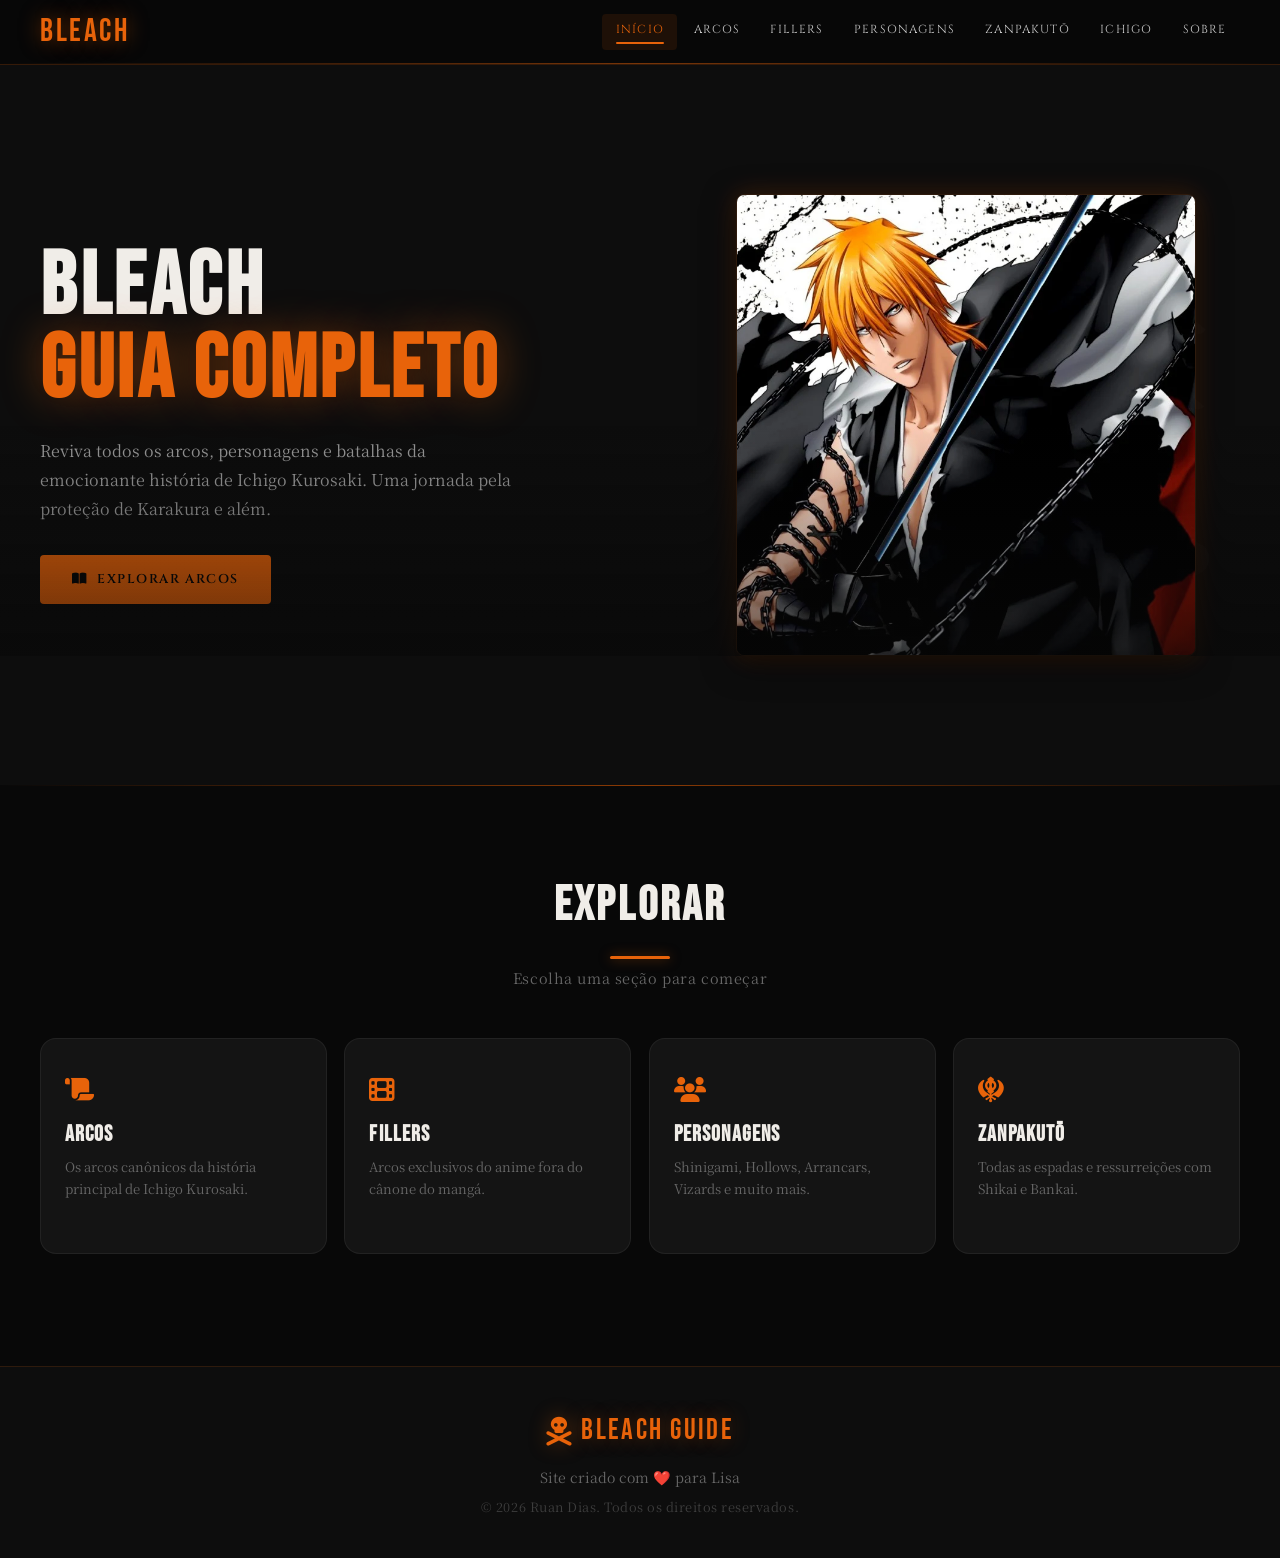
<file: index.html>
<!DOCTYPE html>
<html lang="pt-br">
<head>
    <meta charset="UTF-8">
    <meta name="viewport" content="width=device-width, initial-scale=1.0, viewport-fit=cover">
    <title>Bleach: Guia Completo</title>
    <link rel="stylesheet" href="css/style.css">
    <link rel="stylesheet" href="css/responsive.css">
    <link rel="stylesheet" href="css/hub.css">
    <link rel="preconnect" href="https://fonts.googleapis.com">
    <link rel="preconnect" href="https://fonts.gstatic.com" crossorigin>
    <link href="https://fonts.googleapis.com/css2?family=Cinzel:wght@400;600;900&family=Noto+Serif+JP:wght@300;400;700&family=Bebas+Neue&display=swap" rel="stylesheet">
    <link rel="stylesheet" href="https://cdnjs.cloudflare.com/ajax/libs/font-awesome/6.4.0/css/all.min.css">
    <link rel="icon" type="image/png" href="images/icon.png">
</head>
<body>

    <div id="site-header"></div>

    <!-- Hero -->
    <section id="home" class="hero">
        <div class="container">
            <div class="hero-content">
                <h2 class="hero-title">Bleach<span>Guia Completo</span></h2>
                <p class="hero-text">Reviva todos os arcos, personagens e batalhas da emocionante história de Ichigo Kurosaki. Uma jornada pela proteção de Karakura e além.</p>
                <a href="pages/arcos.html" class="btn-hero">
                    <i class="fas fa-book-open"></i> Explorar Arcos
                </a>
            </div>
            <div class="hero-image">
                <img src="images/hero/banner.webp" alt="Bleach Banner" class="hero-img">
            </div>
        </div>
    </section>

    <!-- Cards de navegação -->
    <section class="hub-section">
        <div class="container">
            <h2 class="section-title">Explorar</h2>
            <p class="section-subtitle">Escolha uma seção para começar</p>

            <div class="hub-grid">
                <a href="pages/arcos.html" class="hub-card">
                    <div class="hub-card-icon"><i class="fas fa-scroll"></i></div>
                    <h3 class="hub-card-title">Arcos</h3>
                    <p class="hub-card-desc">Os arcos canônicos da história principal de Ichigo Kurosaki.</p>
                    <span class="hub-card-arrow"><i class="fas fa-arrow-right"></i></span>
                </a>
                <a href="pages/fillers.html" class="hub-card">
                    <div class="hub-card-icon"><i class="fas fa-film"></i></div>
                    <h3 class="hub-card-title">Fillers</h3>
                    <p class="hub-card-desc">Arcos exclusivos do anime fora do cânone do mangá.</p>
                    <span class="hub-card-arrow"><i class="fas fa-arrow-right"></i></span>
                </a>
                <a href="pages/personagens.html" class="hub-card">
                    <div class="hub-card-icon"><i class="fas fa-users"></i></div>
                    <h3 class="hub-card-title">Personagens</h3>
                    <p class="hub-card-desc">Shinigami, Hollows, Arrancars, Vizards e muito mais.</p>
                    <span class="hub-card-arrow"><i class="fas fa-arrow-right"></i></span>
                </a>
                <a href="pages/zanpakuto.html" class="hub-card">
                    <div class="hub-card-icon"><i class="fas fa-khanda"></i></div>
                    <h3 class="hub-card-title">Zanpakutō</h3>
                    <p class="hub-card-desc">Todas as espadas e ressurreições com Shikai e Bankai.</p>
                    <span class="hub-card-arrow"><i class="fas fa-arrow-right"></i></span>
                </a>
            </div>
        </div>
    </section>

    <div id="site-footer"></div>

    <script src="js/components.js"></script>
    <script src="js/script.js"></script>
</body>
</html>
</file>
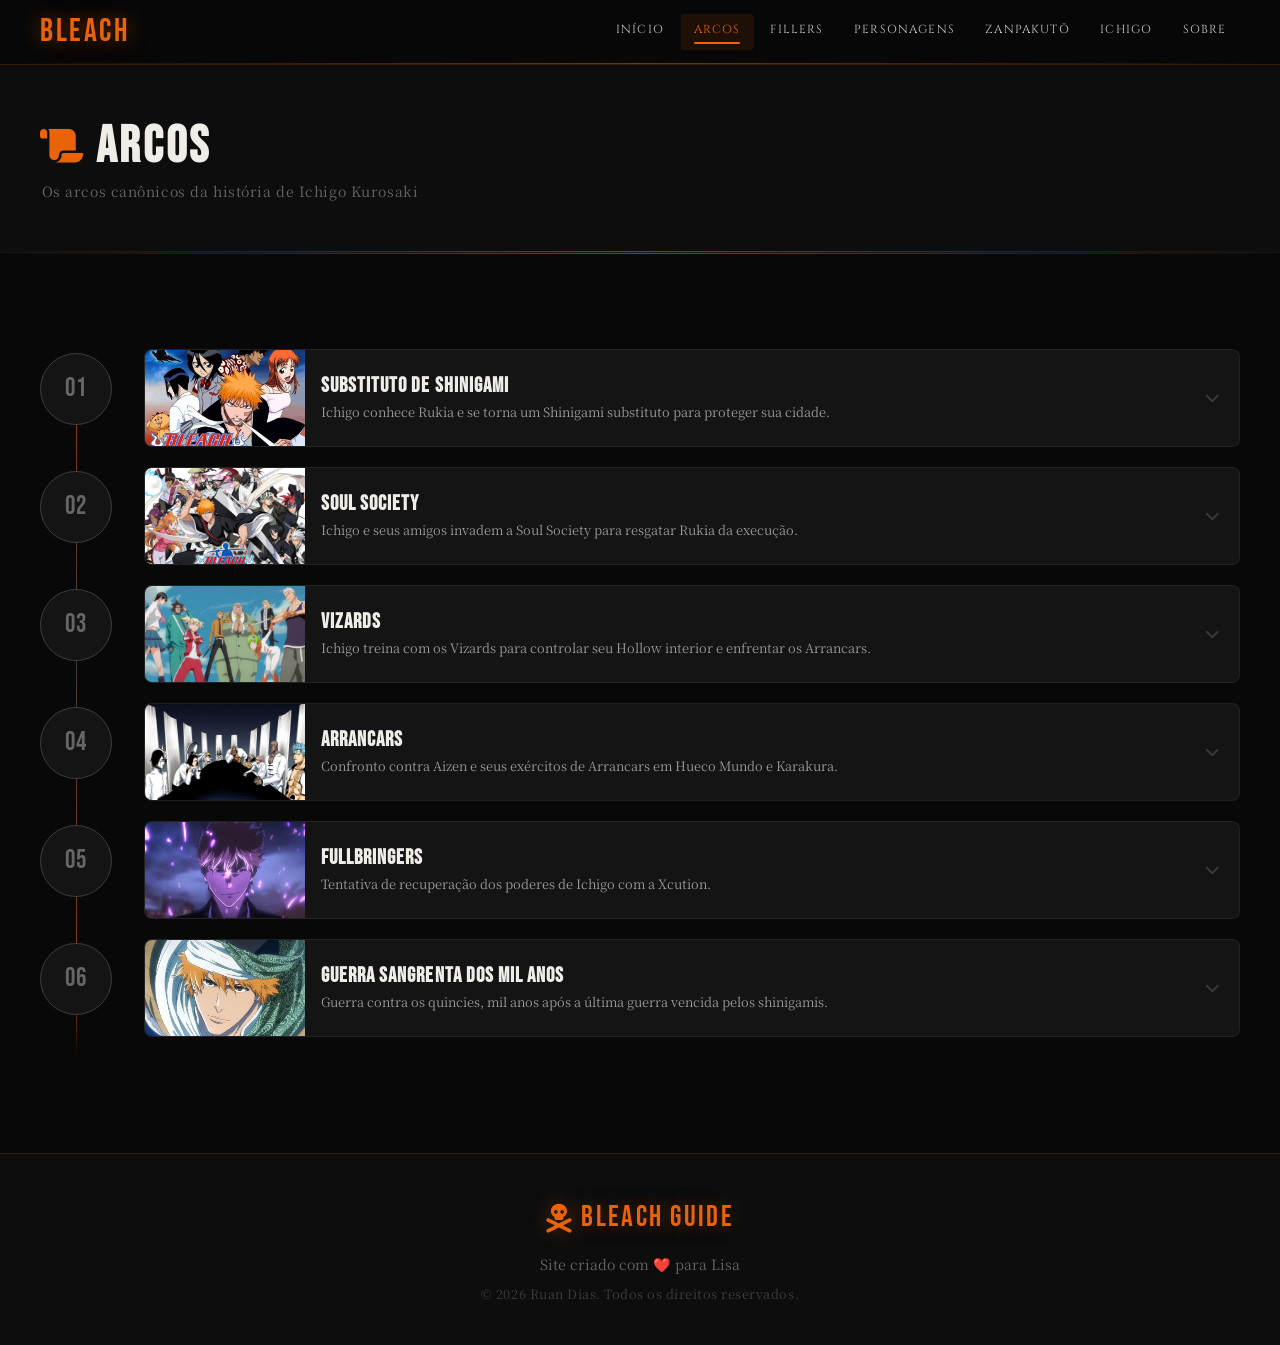
<file: pages/arcos.html>
<!DOCTYPE html>
<html lang="pt-br">
<head>
    <meta charset="UTF-8">
    <meta name="viewport" content="width=device-width, initial-scale=1.0, viewport-fit=cover">
    <title>Arcos — Bleach Guide</title>
    <link rel="stylesheet" href="../css/style.css">
    <link rel="stylesheet" href="../css/responsive.css">
    <link rel="stylesheet" href="../css/hub.css">
    <link rel="preconnect" href="https://fonts.googleapis.com">
    <link rel="preconnect" href="https://fonts.gstatic.com" crossorigin>
    <link href="https://fonts.googleapis.com/css2?family=Cinzel:wght@400;600;900&family=Noto+Serif+JP:wght@300;400;700&family=Bebas+Neue&display=swap" rel="stylesheet">
    <link rel="stylesheet" href="https://cdnjs.cloudflare.com/ajax/libs/font-awesome/6.4.0/css/all.min.css">
    <link rel="icon" type="image/png" href="../images/icon.png">
</head>
<body>

    <div id="site-header"></div>

    <div class="page-hero">
        <div class="container">
            <h1 class="page-hero-title"><i class="fas fa-scroll"></i> Arcos</h1>
            <p class="page-hero-sub">Os arcos canônicos da história de Ichigo Kurosaki</p>
        </div>
    </div>

    <main id="arcs" class="arcs-section">
        <div class="container">
            <div class="arcs-timeline">

                <!-- Arco 1 -->
                <div class="arc-row" data-arc="substitute">
                    <div class="arc-node">
                        <div class="arc-node-number">01</div>
                        <div class="arc-node-line"></div>
                    </div>
                    <div class="arc-card">
                        <div class="arc-card-header">
                            <div class="arc-thumb">
                                <img src="../images/arcs/substitute.jpg" alt="Substituto Shinigami" class="arc-thumb-img">
                            </div>
                            <div class="arc-header-text">
                                <h3 class="arc-title">Substituto de Shinigami</h3>
                                <p class="arc-description">Ichigo conhece Rukia e se torna um Shinigami substituto para proteger sua cidade.</p>
                            </div>
                            <i class="fas fa-chevron-down arc-chevron"></i>
                        </div>
                        <div class="arc-panel">
                            <div class="arc-panel-inner">
                                <div class="arc-panel-image">
                                    <img src="../images/arcs/substitute2.webp" alt="Substituto Shinigami" class="arc-panel-img">
                                </div>
                                <div class="arc-events">
                                    <p class="arc-events-label">Principais Eventos</p>
                                    <ul>
                                        <li>Encontro com Rukia Kuchiki</li>
                                        <li>Ichigo obtém poderes de Shinigami</li>
                                        <li>Proteção de Karakura contra Hollows</li>
                                        <li>Introdução aos personagens principais</li>
                                    </ul>
                                </div>
                            </div>
                        </div>
                    </div>
                </div>

                <!-- Arco 2 -->
                <div class="arc-row" data-arc="soul-society">
                    <div class="arc-node">
                        <div class="arc-node-number">02</div>
                        <div class="arc-node-line"></div>
                    </div>
                    <div class="arc-card">
                        <div class="arc-card-header">
                            <div class="arc-thumb">
                                <img src="../images/arcs/soul-society.jpg" alt="Soul Society" class="arc-thumb-img">
                            </div>
                            <div class="arc-header-text">
                                <h3 class="arc-title">Soul Society</h3>
                                <p class="arc-description">Ichigo e seus amigos invadem a Soul Society para resgatar Rukia da execução.</p>
                            </div>
                            <i class="fas fa-chevron-down arc-chevron"></i>
                        </div>
                        <div class="arc-panel">
                            <div class="arc-panel-inner">
                                <div class="arc-panel-image">
                                    <img src="../images/arcs/soul-society2.jfif" alt="Soul Society" class="arc-panel-img">
                                </div>
                                <div class="arc-events">
                                    <p class="arc-events-label">Principais Eventos</p>
                                    <ul>
                                        <li>Invasão da Soul Society</li>
                                        <li>Batalhas contra os capitães e tenentes</li>
                                        <li>Revelação sobre a história de Rukia</li>
                                        <li>Descoberta sobre os planos de Aizen</li>
                                    </ul>
                                </div>
                            </div>
                        </div>
                    </div>
                </div>

                <!-- Arco 3 -->
                <div class="arc-row" data-arc="vizards">
                    <div class="arc-node">
                        <div class="arc-node-number">03</div>
                        <div class="arc-node-line"></div>
                    </div>
                    <div class="arc-card">
                        <div class="arc-card-header">
                            <div class="arc-thumb">
                                <img src="../images/arcs/vizards.webp" alt="Vizards" class="arc-thumb-img">
                            </div>
                            <div class="arc-header-text">
                                <h3 class="arc-title">Vizards</h3>
                                <p class="arc-description">Ichigo treina com os Vizards para controlar seu Hollow interior e enfrentar os Arrancars.</p>
                            </div>
                            <i class="fas fa-chevron-down arc-chevron"></i>
                        </div>
                        <div class="arc-panel">
                            <div class="arc-panel-inner">
                                <div class="arc-panel-image">
                                    <img src="../images/arcs/vizards2.avif" alt="Vizards" class="arc-panel-img">
                                </div>
                                <div class="arc-events">
                                    <p class="arc-events-label">Principais Eventos</p>
                                    <ul>
                                        <li>Ichigo descobre seu Hollow interior</li>
                                        <li>Treinamento com os Vizards</li>
                                        <li>Aparição dos Arrancars</li>
                                        <li>Batalha em Karakura</li>
                                    </ul>
                                </div>
                            </div>
                        </div>
                    </div>
                </div>

                <!-- Arco 4 -->
                <div class="arc-row" data-arc="arrancars">
                    <div class="arc-node">
                        <div class="arc-node-number">04</div>
                        <div class="arc-node-line"></div>
                    </div>
                    <div class="arc-card">
                        <div class="arc-card-header">
                            <div class="arc-thumb">
                                <img src="../images/arcs/arrancar.webp" alt="Arrancars" class="arc-thumb-img">
                            </div>
                            <div class="arc-header-text">
                                <h3 class="arc-title">Arrancars</h3>
                                <p class="arc-description">Confronto contra Aizen e seus exércitos de Arrancars em Hueco Mundo e Karakura.</p>
                            </div>
                            <i class="fas fa-chevron-down arc-chevron"></i>
                        </div>
                        <div class="arc-panel">
                            <div class="arc-panel-inner">
                                <div class="arc-panel-image">
                                    <img src="../images/arcs/arrancar2.webp" alt="Arrancars" class="arc-panel-img">
                                </div>
                                <div class="arc-events">
                                    <p class="arc-events-label">Principais Eventos</p>
                                    <ul>
                                        <li>Invasão de Hueco Mundo</li>
                                        <li>Batalhas contra as Espadas</li>
                                    </ul>
                                </div>
                            </div>
                        </div>
                    </div>
                </div>

                <!-- Arco 5 -->
                <div class="arc-row" data-arc="fullbringers">
                    <div class="arc-node">
                        <div class="arc-node-number">05</div>
                        <div class="arc-node-line"></div>
                    </div>
                    <div class="arc-card">
                        <div class="arc-card-header">
                            <div class="arc-thumb">
                                <img src="../images/arcs/fullbringers.jpg" alt="Fullbringers" class="arc-thumb-img">
                            </div>
                            <div class="arc-header-text">
                                <h3 class="arc-title">Fullbringers</h3>
                                <p class="arc-description">Tentativa de recuperação dos poderes de Ichigo com a Xcution.</p>
                            </div>
                            <i class="fas fa-chevron-down arc-chevron"></i>
                        </div>
                        <div class="arc-panel">
                            <div class="arc-panel-inner">
                                <div class="arc-panel-image">
                                    <img src="../images/arcs/fullbringers2.webp" alt="Fullbringers" class="arc-panel-img">
                                </div>
                                <div class="arc-events">
                                    <p class="arc-events-label">Principais Eventos</p>
                                    <ul>
                                        <li>Treinamento de Chad e Ichigo com fullbringers</li>
                                        <li>Batalhas contra os Fullbringers</li>
                                        <li>Recuperação dos poderes de Ichigo</li>
                                        <li>Batalha Final contra Tsukishima</li>
                                    </ul>
                                </div>
                            </div>
                        </div>
                    </div>
                </div>

                <!-- Arco 6 -->
                <div class="arc-row" data-arc="tybw">
                    <div class="arc-node">
                        <div class="arc-node-number">06</div>
                        <div class="arc-node-line"></div>
                    </div>
                    <div class="arc-card">
                        <div class="arc-card-header">
                            <div class="arc-thumb">
                                <img src="../images/arcs/tybw.jpg" alt="Thousand Year Blood War" class="arc-thumb-img">
                            </div>
                            <div class="arc-header-text">
                                <h3 class="arc-title">GUERRA SANGRENTA DOS MIL ANOS</h3>
                                <p class="arc-description">Guerra contra os quincies, mil anos após a última guerra vencida pelos shinigamis.</p>
                            </div>
                            <i class="fas fa-chevron-down arc-chevron"></i>
                        </div>
                        <div class="arc-panel">
                            <div class="arc-panel-inner">
                                <div class="arc-panel-image">
                                    <img src="../images/arcs/tybw2.webp" alt="Thousand Year Blood War" class="arc-panel-img">
                                </div>
                                <div class="arc-events">
                                    <p class="arc-events-label">Principais Eventos</p>
                                    <ul>
                                        <li>quincies escravizando o Hueco Mundo</li>
                                        <li>Batalhas contra os quincies</li>
                                        <li>Novas bankais reveladas</li>
                                        <li>Muitas baixas dos dois lados</li>
                                        <li>Tentativa do Rei Quincy de se tornar o rei das almas, destruir os 3 mundos e criar um novo mundo</li>
                                    </ul>
                                </div>
                            </div>
                        </div>
                    </div>
                </div>

            </div><!-- /arcs-timeline -->
        </div>
    </main>

    <div id="site-footer"></div>
    <script src="../js/components.js"></script>
    <script src="../js/script.js"></script>
</body>
</html>
</file>
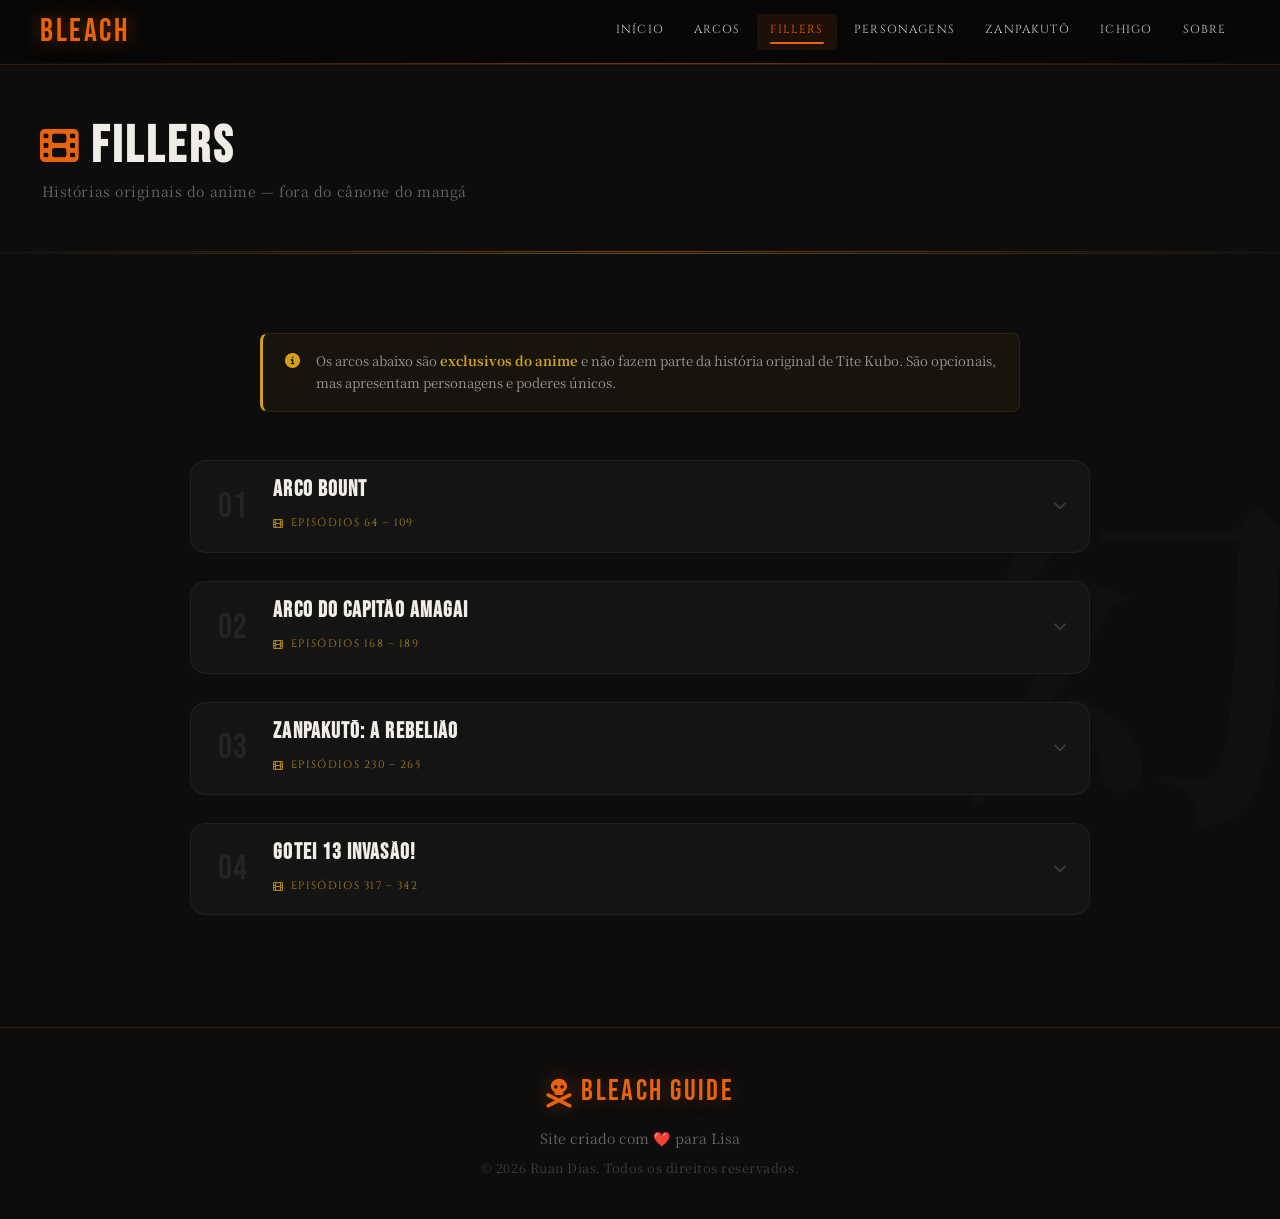
<file: pages/fillers.html>
<!DOCTYPE html>
<html lang="pt-br">
<head>
    <meta charset="UTF-8">
    <meta name="viewport" content="width=device-width, initial-scale=1.0, viewport-fit=cover">
    <title>Fillers — Bleach Guide</title>
    <link rel="stylesheet" href="../css/style.css">
    <link rel="stylesheet" href="../css/responsive.css">
    <link rel="stylesheet" href="../css/hub.css">
    <link rel="stylesheet" href="../css/fillers.css">
    <link rel="preconnect" href="https://fonts.googleapis.com">
    <link rel="preconnect" href="https://fonts.gstatic.com" crossorigin>
    <link href="https://fonts.googleapis.com/css2?family=Cinzel:wght@400;600;900&family=Noto+Serif+JP:wght@300;400;700&family=Bebas+Neue&display=swap" rel="stylesheet">
    <link rel="stylesheet" href="https://cdnjs.cloudflare.com/ajax/libs/font-awesome/6.4.0/css/all.min.css">
    <link rel="icon" type="image/png" href="../images/icon.png">
</head>
<body>

    <div id="site-header"></div>

    <div class="page-hero">
        <div class="container">
            <h1 class="page-hero-title"><i class="fas fa-film"></i> Fillers</h1>
            <p class="page-hero-sub">Histórias originais do anime — fora do cânone do mangá</p>
        </div>
    </div>

    <section class="fillers-section">
        <div class="container">
            <div class="fillers-content">

                <div class="filler-notice">
                    <i class="fas fa-circle-info"></i>
                    <p>Os arcos abaixo são <strong>exclusivos do anime</strong> e não fazem parte da história original de Tite Kubo. São opcionais, mas apresentam personagens e poderes únicos.</p>
                </div>

                <div class="fillers-list">

                    <!-- 01: Bount -->
                    <div class="filler-card" data-filler="bount">
                        <div class="filler-header">
                            <span class="filler-num">01</span>
                            <div class="filler-header-text">
                                <h3 class="filler-name">Arco Bount</h3>
                                <span class="filler-eps"><i class="fas fa-film"></i> Episódios 64 – 109</span>
                            </div>
                            <i class="fas fa-chevron-down filler-chevron"></i>
                        </div>
                        <div class="filler-panel">
                            <div class="filler-panel-inner">
                                <div class="filler-img-banner">
                                    <img src="../images/arcs/fillers/bount.webp" alt="Arco Bount">
                                </div>
                                <div class="filler-body">
                                    <p class="filler-desc">Ichigo e seus amigos enfrentam os Bounts — humanos imortais criados por experimentos da Soul Society que se alimentam de almas humanas. Liderados pelo enigmático Jin Kariya, os Bounts buscam vingança invadindo a Soul Society.</p>
                                    <div class="filler-bottom">
                                        <div class="filler-img-thumb">
                                            <img src="../images/arcs/fillers/bount2.webp" alt="Arco Bount">
                                        </div>
                                        <div class="filler-events">
                                            <p class="filler-events-label">Principais Eventos</p>
                                            <ul>
                                                <li>Ichigo conhece os Bounts — humanos imortais criados em experimentos secretos</li>
                                                <li>Ririn, Kurōdo e Noba aparecem como Mod-Souls criados para rastrear Bounts</li>
                                                <li>Cada Bount possui uma Doll — espírito-arma análogo à Zanpakutō</li>
                                                <li>Jin Kariya lidera os Bounts rumo à invasão da Soul Society</li>
                                                <li>Batalhas intensas dentro da Soul Society contra capitães e Bounts</li>
                                                <li>Derrota final de Kariya por Ichigo</li>
                                            </ul>
                                        </div>
                                    </div>
                                </div>
                            </div>
                        </div>
                    </div>

                    <!-- 02: Capitão Amagai -->
                    <div class="filler-card" data-filler="amagai">
                        <div class="filler-header">
                            <span class="filler-num">02</span>
                            <div class="filler-header-text">
                                <h3 class="filler-name">Arco do Capitão Amagai</h3>
                                <span class="filler-eps"><i class="fas fa-film"></i> Episódios 168 – 189</span>
                            </div>
                            <i class="fas fa-chevron-down filler-chevron"></i>
                        </div>
                        <div class="filler-panel">
                            <div class="filler-panel-inner">
                                <div class="filler-img-banner">
                                    <img src="../images/arcs/fillers/amagai.webp" alt="Arco do Capitão Amagai">
                                </div>
                                <div class="filler-body">
                                    <p class="filler-desc">Ichigo e seus amigos conhecem Shūsuke Amagai, o novo capitão da 3ª Divisão, enquanto uma misteriosa família nobre chamada Kasumiōji se envolve em uma conspiração dentro da Soul Society. Ao lado de Rurichiyo Kasumiōji, Ichigo descobre que o novo capitão esconde seus próprios objetivos.</p>
                                    <div class="filler-bottom">
                                        <div class="filler-img-thumb">
                                            <img src="../images/arcs/fillers/amagai2.webp" alt="Arco do Capitão Amagai">
                                        </div>
                                        <div class="filler-events">
                                            <p class="filler-events-label">Principais Eventos</p>
                                            <ul>
                                                <li>Shūsuke Amagai é apresentado como o novo capitão da 3ª Divisão</li>
                                                <li>Ichigo conhece Rurichiyo Kasumiōji, herdeira de uma família nobre da Soul Society</li>
                                                <li>Ichigo e seus amigos passam a proteger Rurichiyo de seus inimigos</li>
                                                <li>Uma conspiração envolvendo a família Kasumiōji e a Soul Society é descoberta</li>
                                                <li>Amagai revela sua verdadeira identidade e seu plano de vingança contra a Central 46</li>
                                                <li>Amagai utiliza a Bakkōtō, armas capazes de aumentar os poderes de seus usuários</li>
                                                <li>Ichigo enfrenta Amagai em um confronto final</li>
                                                <li>Amagai é derrotado e reconhece seus erros antes de morrer</li>
                                            </ul>
                                        </div>
                                    </div>
                                </div>
                            </div>
                        </div>
                    </div>

                    <!-- 03: Zanpakutō — A Rebelião -->
                    <div class="filler-card" data-filler="zanpakuto-rebellion">
                        <div class="filler-header">
                            <span class="filler-num">03</span>
                            <div class="filler-header-text">
                                <h3 class="filler-name">Zanpakutō: A Rebelião</h3>
                                <span class="filler-eps"><i class="fas fa-film"></i> Episódios 230 – 265</span>
                            </div>
                            <i class="fas fa-chevron-down filler-chevron"></i>
                        </div>
                        <div class="filler-panel">
                            <div class="filler-panel-inner">
                                <div class="filler-img-banner">
                                    <img src="../images/arcs/fillers/zanpakuto-rebellion.jpg" alt="Zanpakutō: A Rebelião">
                                </div>
                                <div class="filler-body">
                                    <p class="filler-desc">Os espíritos das Zanpakutō ganham forma física e se rebelam contra seus portadores, liderados pelo misterioso Muramasa. Os Shinigamis precisam lutar para recuperar o vínculo com suas espadas.</p>
                                    <div class="filler-bottom">
                                        <div class="filler-img-thumb">
                                            <img src="../images/arcs/fillers/zanpakuto-rebellion2.webp" alt="Zanpakutō: A Rebelião">
                                        </div>
                                        <div class="filler-events">
                                            <p class="filler-events-label">Principais Eventos</p>
                                            <ul>
                                                <li>Muramasa liberta os espíritos das Zanpakutō de seus portadores</li>
                                                <li>Senbonzakura, Zabimaru e Hyōrinmaru assumem formas físicas</li>
                                                <li>Zangetsu e Hollow Ichigo aparecem como personagens independentes</li>
                                                <li>Shinigamis lutam para recuperar o vínculo com suas espadas</li>
                                                <li>Revelação do passado de Muramasa e de Kōga Kuchiki</li>
                                                <li>Derrota de Muramasa e restauração das Zanpakutō</li>
                                            </ul>
                                        </div>
                                    </div>
                                </div>
                            </div>
                        </div>
                    </div>

                    <!-- 04: Gotei 13 Invasão! -->
                    <div class="filler-card" data-filler="gotei-invasion">
                        <div class="filler-header">
                            <span class="filler-num">04</span>
                            <div class="filler-header-text">
                                <h3 class="filler-name">Gotei 13 Invasão!</h3>
                                <span class="filler-eps"><i class="fas fa-film"></i> Episódios 317 – 342</span>
                            </div>
                            <i class="fas fa-chevron-down filler-chevron"></i>
                        </div>
                        <div class="filler-panel">
                            <div class="filler-panel-inner">
                                <div class="filler-img-banner">
                                    <img src="../images/arcs/fillers/gotei-invasion.webp" alt="Gotei 13 Invasão!">
                                </div>
                                <div class="filler-body">
                                    <p class="filler-desc">Kagerōza Inaba cria os Reigai — cópias amplificadas dos capitães e tenentes — que tomam o controle da Soul Society. Ichigo protege a misteriosa Nozomi Kujō enquanto os Shinigamis lutam para recuperar suas posições.</p>
                                    <div class="filler-bottom">
                                        <div class="filler-img-thumb">
                                            <img src="../images/arcs/fillers/gotei-invasion2.webp" alt="Gotei 13 Invasão!">
                                        </div>
                                        <div class="filler-events">
                                            <p class="filler-events-label">Principais Eventos</p>
                                            <ul>
                                                <li>Nozomi Kujō aparece como um Mod-Soul especial em fuga</li>
                                                <li>Kagerōza Inaba cria os Reigai com poderes amplificados</li>
                                                <li>Os Reigai tomam a Soul Society, expulsando os Shinigamis reais</li>
                                                <li>Ichigo e amigos protegem Nozomi combatendo os Reigai</li>
                                                <li>Revelação: Nozomi e Inaba são fragmentos de uma mesma alma</li>
                                                <li>Sacrifício de Nozomi para destruir Inaba e restaurar a paz</li>
                                            </ul>
                                        </div>
                                    </div>
                                </div>
                            </div>
                        </div>
                    </div>

                </div><!-- /fillers-list -->
            </div>
        </div>
    </section>

    <div id="site-footer"></div>
    <script src="../js/components.js"></script>
    <script src="../js/script.js"></script>
</body>
</html>
</file>
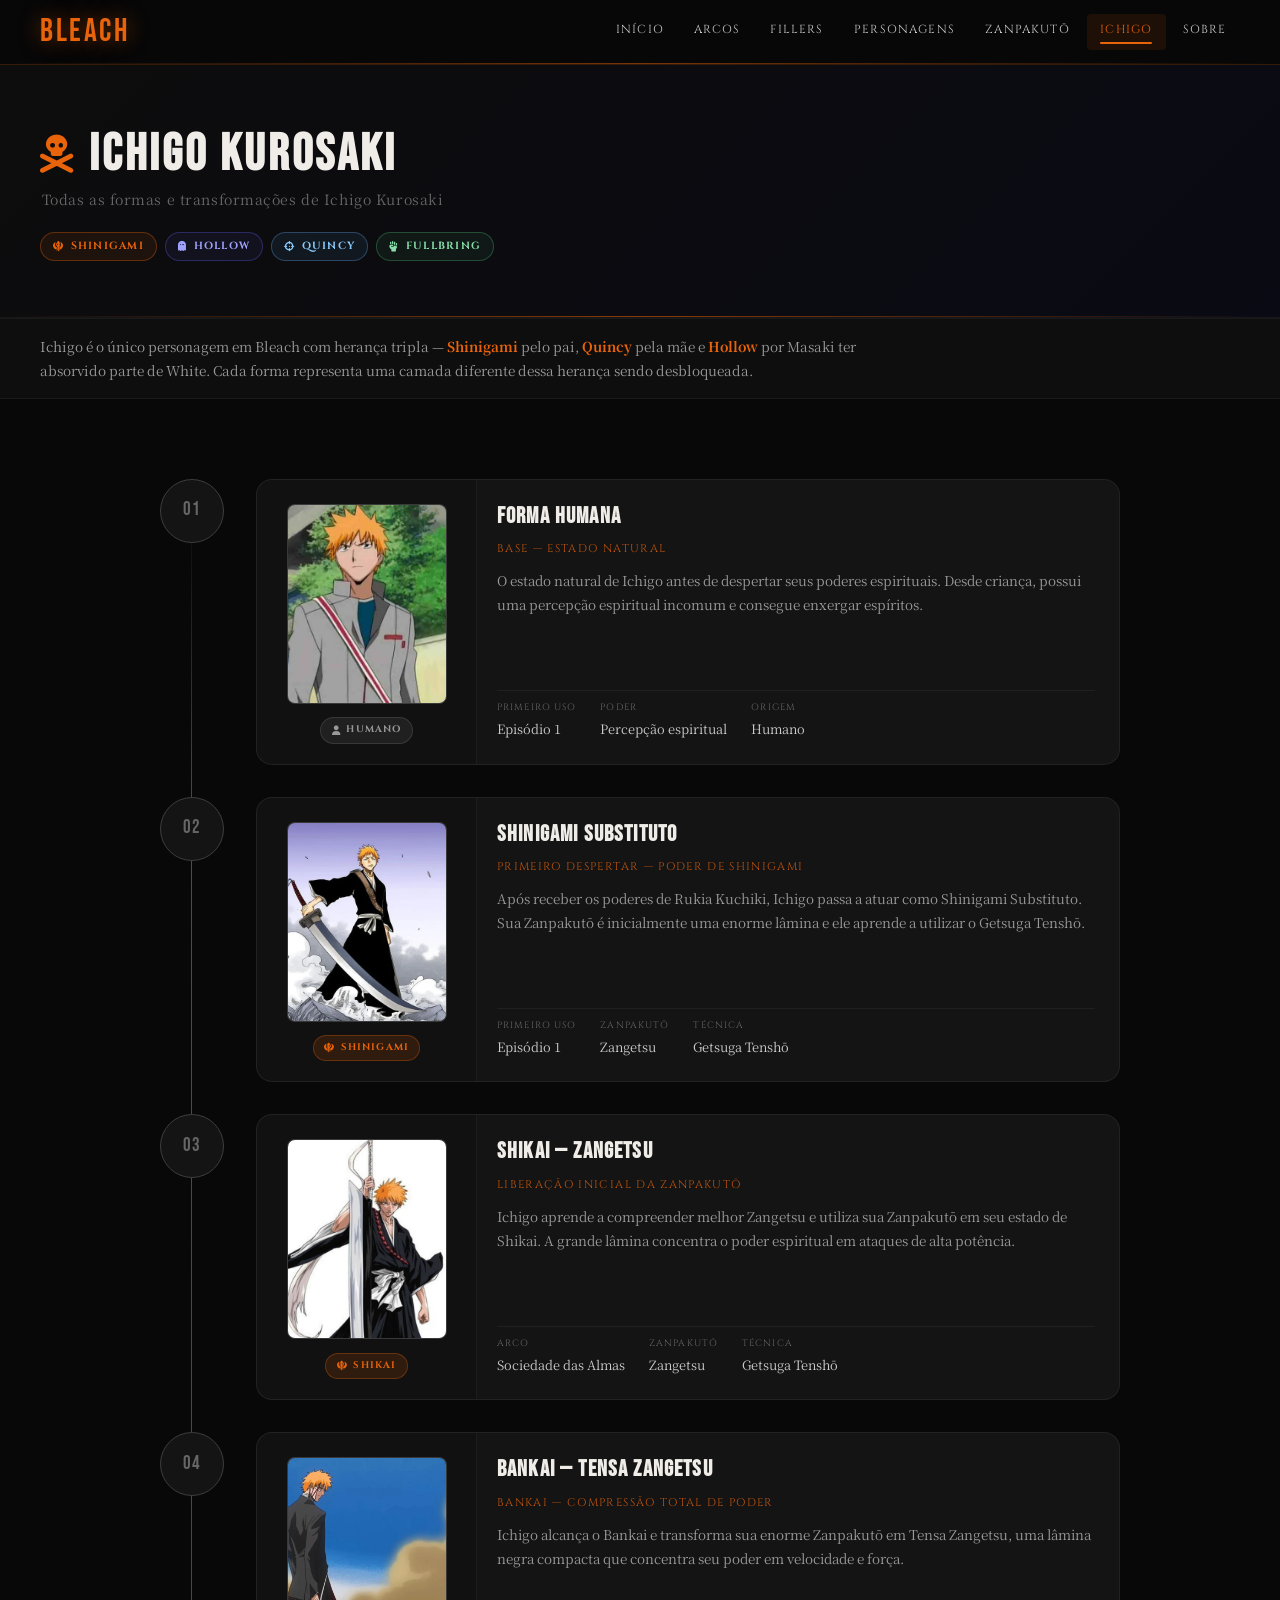
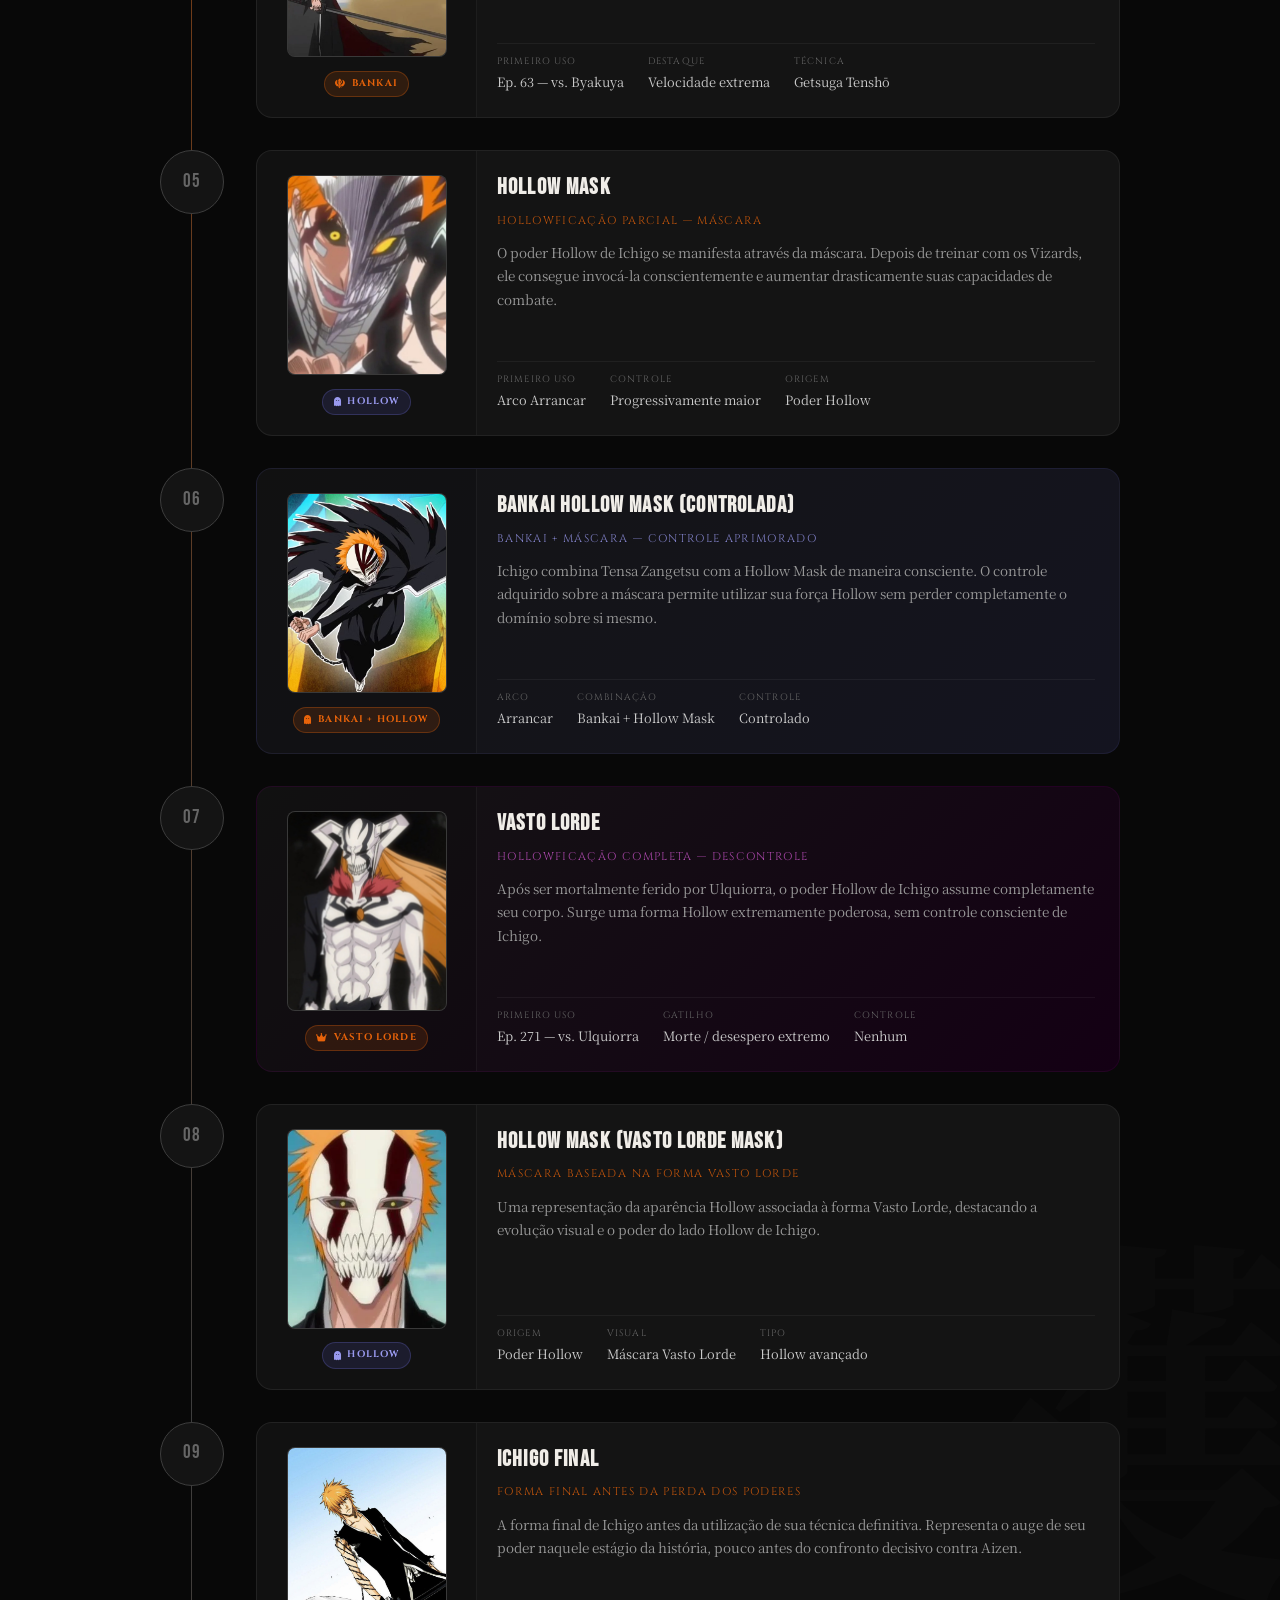
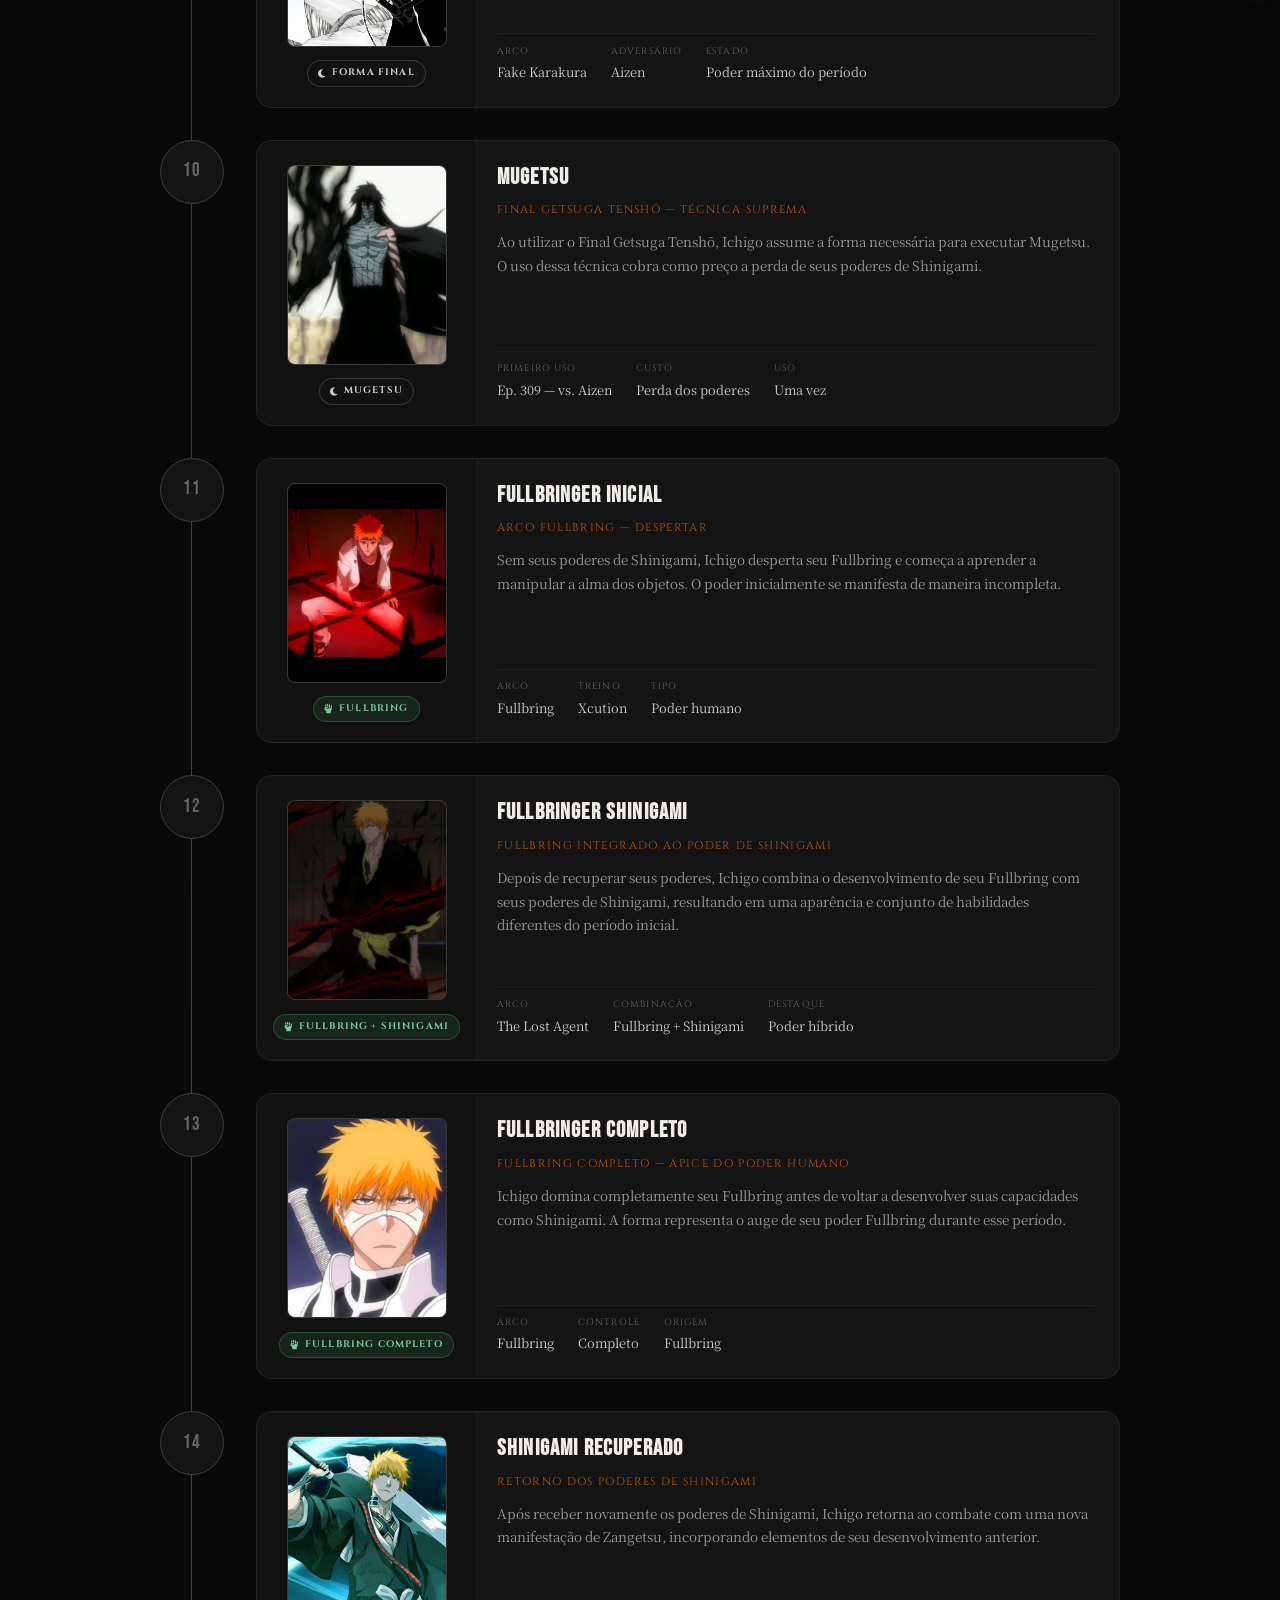
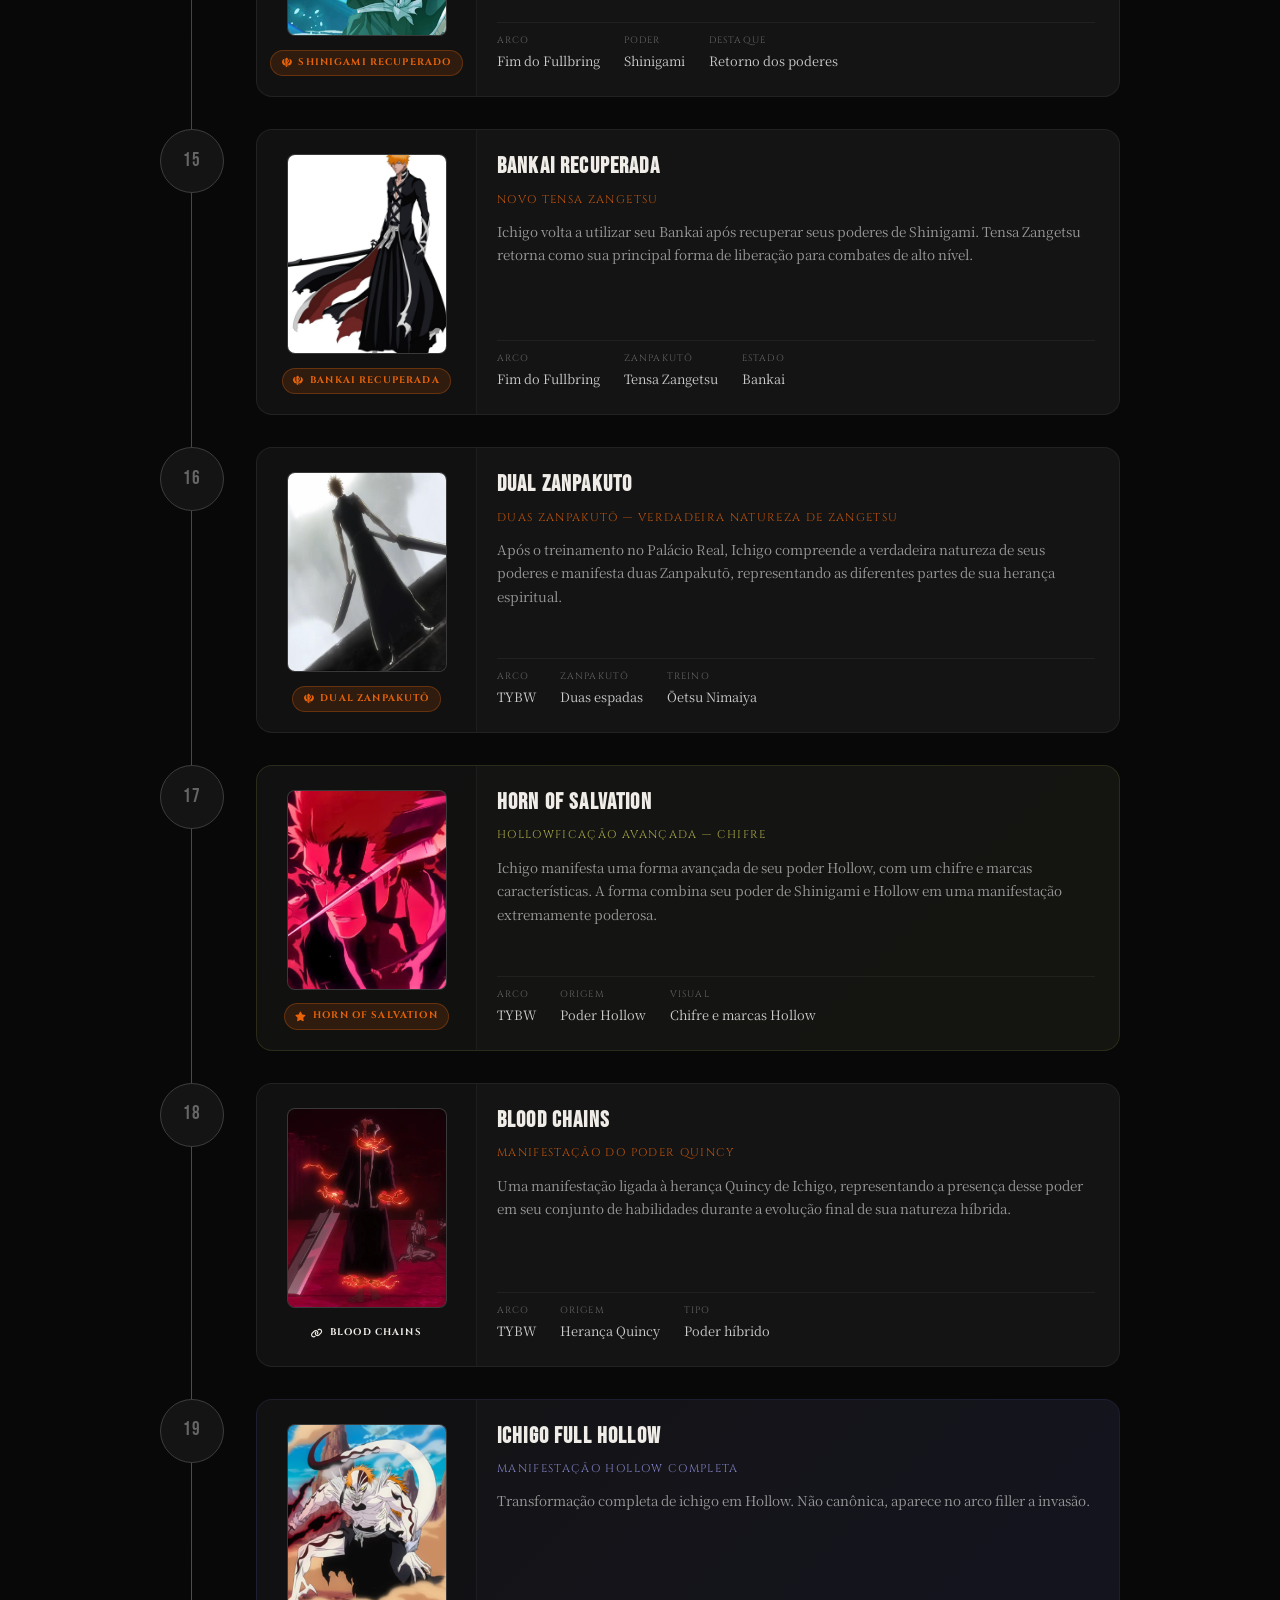
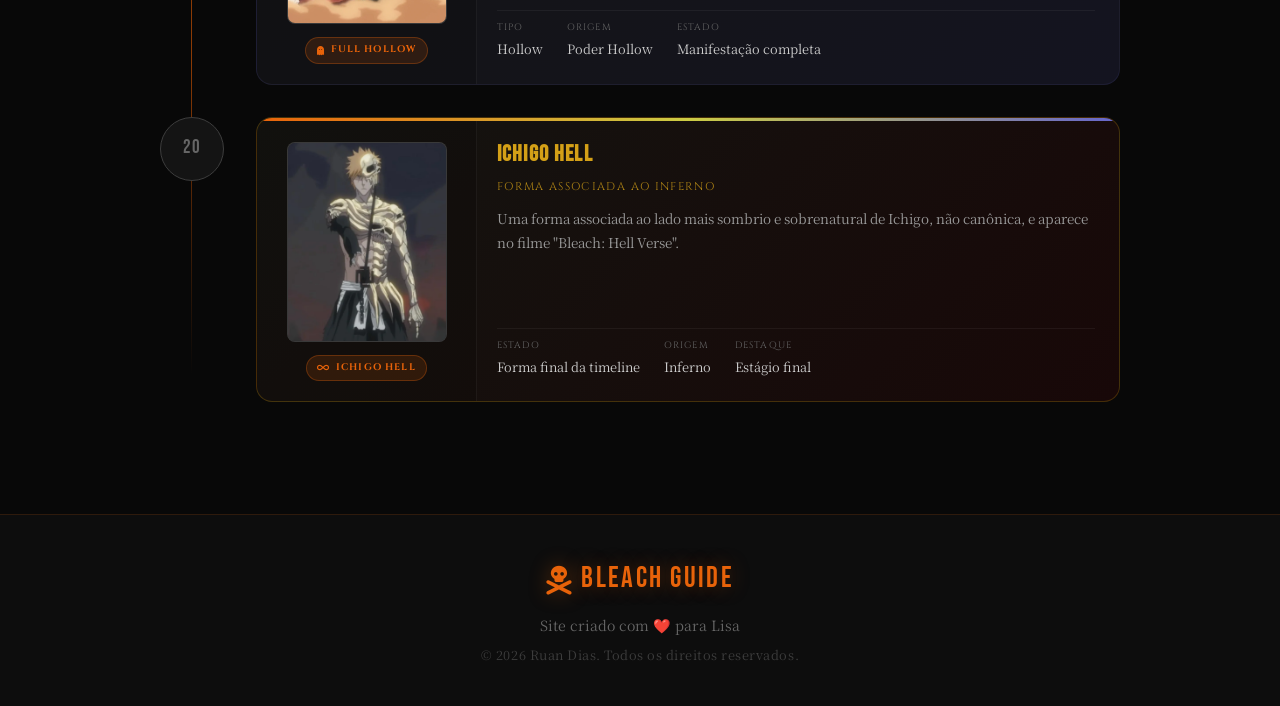
<file: pages/ichigo.html>
<!DOCTYPE html>
<html lang="pt-br">
<head>
    <meta charset="UTF-8">
    <meta name="viewport" content="width=device-width, initial-scale=1.0, viewport-fit=cover">
    <title>Ichigo Kurosaki — Bleach Guide</title>
    <link rel="stylesheet" href="../css/style.css">
    <link rel="stylesheet" href="../css/responsive.css">
    <link rel="stylesheet" href="../css/hub.css">
    <link rel="stylesheet" href="../css/ichigo.css">
    <link rel="preconnect" href="https://fonts.googleapis.com">
    <link rel="preconnect" href="https://fonts.gstatic.com" crossorigin>
    <link href="https://fonts.googleapis.com/css2?family=Cinzel:wght@400;600;900&family=Noto+Serif+JP:wght@300;400;700&family=Bebas+Neue&display=swap" rel="stylesheet">
    <link rel="stylesheet" href="https://cdnjs.cloudflare.com/ajax/libs/font-awesome/6.4.0/css/all.min.css">
</head>
<body>

    <div id="site-header"></div>

    <!-- Page hero -->
    <div class="page-hero ichigo-hero">
        <div class="container">
            <h1 class="page-hero-title">
                <i class="fas fa-skull-crossbones"></i> Ichigo Kurosaki
            </h1>
            <p class="page-hero-sub">Todas as formas e transformações de Ichigo Kurosaki</p>
            <div class="ichigo-tags">
                <span class="itag itag--shinigami"><i class="fas fa-khanda"></i> Shinigami</span>
                <span class="itag itag--hollow"><i class="fas fa-ghost"></i> Hollow</span>
                <span class="itag itag--quincy"><i class="fas fa-crosshairs"></i> Quincy</span>
                <span class="itag itag--fullbring"><i class="fas fa-fist-raised"></i> Fullbring</span>
            </div>
        </div>
    </div>

    <!-- Intro -->
    <div class="ichigo-intro-bar">
        <div class="container">
            <p>Ichigo é o único personagem em Bleach com herança tripla — <strong>Shinigami</strong> pelo pai, <strong>Quincy</strong> pela mãe e <strong>Hollow</strong> por Masaki ter absorvido parte de White. Cada forma representa uma camada diferente dessa herança sendo desbloqueada.</p>
        </div>
    </div>

    <!-- Timeline de formas -->
    <section class="ichigo-section">
        <div class="container">

            <div class="ichigo-timeline">

                
                <!-- ══ FORMA 01 ══ -->
                <div class="iform-row">
                    <div class="iform-node">
                        <div class="iform-num">01</div>
                        <div class="iform-connector"></div>
                    </div>
                    <div class="iform-card">
                        <div class="iform-image-col">
                            <div class="iform-img-wrap">
                                <img src="../images/ichigo/humano.jfif"
                                     alt="Ichigo — Forma Humana"
                                     class="iform-img"
                                     onerror="this.parentElement.classList.add('iform-no-img')">
                                <div class="iform-img-placeholder">
                                    <span class="iform-kanji">人</span>
                                </div>
                            </div>
                            <div class="iform-type-badge iform-type--human">
                                <i class="fas fa-user"></i> Humano
                            </div>
                        </div>
                        <div class="iform-content">
                            <h2 class="iform-name">Forma Humana</h2>
                            <p class="iform-subtitle">Base — Estado natural</p>
                            <div class="iform-desc">
                                <p>O estado natural de Ichigo antes de despertar seus poderes espirituais. Desde criança, possui uma percepção espiritual incomum e consegue enxergar espíritos.</p>
                            </div>
                            <div class="iform-stats">
                                <div class="iform-stat">
                                    <span class="iform-stat-label">Primeiro uso</span>
                                    <span class="iform-stat-val">Episódio 1</span>
                                </div>
                                <div class="iform-stat">
                                    <span class="iform-stat-label">Poder</span>
                                    <span class="iform-stat-val">Percepção espiritual</span>
                                </div>
                                <div class="iform-stat">
                                    <span class="iform-stat-label">Origem</span>
                                    <span class="iform-stat-val">Humano</span>
                                </div>
                            </div>
                        </div>
                    </div>
                </div>

                <!-- ══ FORMA 02 ══ -->
                <div class="iform-row">
                    <div class="iform-node">
                        <div class="iform-num">02</div>
                        <div class="iform-connector"></div>
                    </div>
                    <div class="iform-card">
                        <div class="iform-image-col">
                            <div class="iform-img-wrap">
                                <img src="../images/ichigo/substituto.webp"
                                     alt="Ichigo — Shinigami Substituto"
                                     class="iform-img"
                                     onerror="this.parentElement.classList.add('iform-no-img')">
                                <div class="iform-img-placeholder">
                                    <span class="iform-kanji">死</span>
                                </div>
                            </div>
                            <div class="iform-type-badge iform-type--shinigami">
                                <i class="fas fa-khanda"></i> Shinigami
                            </div>
                        </div>
                        <div class="iform-content">
                            <h2 class="iform-name">Shinigami Substituto</h2>
                            <p class="iform-subtitle">Primeiro despertar — poder de Shinigami</p>
                            <div class="iform-desc">
                                <p>Após receber os poderes de Rukia Kuchiki, Ichigo passa a atuar como Shinigami Substituto. Sua Zanpakutō é inicialmente uma enorme lâmina e ele aprende a utilizar o Getsuga Tenshō.</p>
                            </div>
                            <div class="iform-stats">
                                <div class="iform-stat">
                                    <span class="iform-stat-label">Primeiro uso</span>
                                    <span class="iform-stat-val">Episódio 1</span>
                                </div>
                                <div class="iform-stat">
                                    <span class="iform-stat-label">Zanpakutō</span>
                                    <span class="iform-stat-val">Zangetsu</span>
                                </div>
                                <div class="iform-stat">
                                    <span class="iform-stat-label">Técnica</span>
                                    <span class="iform-stat-val">Getsuga Tenshō</span>
                                </div>
                            </div>
                        </div>
                    </div>
                </div>

                <!-- ══ FORMA 03 ══ -->
                <div class="iform-row">
                    <div class="iform-node">
                        <div class="iform-num">03</div>
                        <div class="iform-connector"></div>
                    </div>
                    <div class="iform-card">
                        <div class="iform-image-col">
                            <div class="iform-img-wrap">
                                <img src="../images/ichigo/shikai.jpg"
                                     alt="Ichigo — Shikai — Zangetsu"
                                     class="iform-img"
                                     onerror="this.parentElement.classList.add('iform-no-img')">
                                <div class="iform-img-placeholder">
                                    <span class="iform-kanji">斬</span>
                                </div>
                            </div>
                            <div class="iform-type-badge iform-type--shinigami">
                                <i class="fas fa-khanda"></i> Shikai
                            </div>
                        </div>
                        <div class="iform-content">
                            <h2 class="iform-name">Shikai — Zangetsu</h2>
                            <p class="iform-subtitle">Liberação inicial da Zanpakutō</p>
                            <div class="iform-desc">
                                <p>Ichigo aprende a compreender melhor Zangetsu e utiliza sua Zanpakutō em seu estado de Shikai. A grande lâmina concentra o poder espiritual em ataques de alta potência.</p>
                            </div>
                            <div class="iform-stats">
                                <div class="iform-stat">
                                    <span class="iform-stat-label">Arco</span>
                                    <span class="iform-stat-val">Sociedade das Almas</span>
                                </div>
                                <div class="iform-stat">
                                    <span class="iform-stat-label">Zanpakutō</span>
                                    <span class="iform-stat-val">Zangetsu</span>
                                </div>
                                <div class="iform-stat">
                                    <span class="iform-stat-label">Técnica</span>
                                    <span class="iform-stat-val">Getsuga Tenshō</span>
                                </div>
                            </div>
                        </div>
                    </div>
                </div>

                <!-- ══ FORMA 04 ══ -->
                <div class="iform-row">
                    <div class="iform-node">
                        <div class="iform-num">04</div>
                        <div class="iform-connector"></div>
                    </div>
                    <div class="iform-card">
                        <div class="iform-image-col">
                            <div class="iform-img-wrap">
                                <img src="../images/ichigo/bankai.webp"
                                     alt="Ichigo — Bankai — Tensa Zangetsu"
                                     class="iform-img"
                                     onerror="this.parentElement.classList.add('iform-no-img')">
                                <div class="iform-img-placeholder">
                                    <span class="iform-kanji">卍</span>
                                </div>
                            </div>
                            <div class="iform-type-badge iform-type--shinigami">
                                <i class="fas fa-khanda"></i> Bankai
                            </div>
                        </div>
                        <div class="iform-content">
                            <h2 class="iform-name">Bankai — Tensa Zangetsu</h2>
                            <p class="iform-subtitle">Bankai — compressão total de poder</p>
                            <div class="iform-desc">
                                <p>Ichigo alcança o Bankai e transforma sua enorme Zanpakutō em Tensa Zangetsu, uma lâmina negra compacta que concentra seu poder em velocidade e força.</p>
                            </div>
                            <div class="iform-stats">
                                <div class="iform-stat">
                                    <span class="iform-stat-label">Primeiro uso</span>
                                    <span class="iform-stat-val">Ep. 63 — vs. Byakuya</span>
                                </div>
                                <div class="iform-stat">
                                    <span class="iform-stat-label">Destaque</span>
                                    <span class="iform-stat-val">Velocidade extrema</span>
                                </div>
                                <div class="iform-stat">
                                    <span class="iform-stat-label">Técnica</span>
                                    <span class="iform-stat-val">Getsuga Tenshō</span>
                                </div>
                            </div>
                        </div>
                    </div>
                </div>

                <!-- ══ FORMA 05 ══ -->
                <div class="iform-row">
                    <div class="iform-node">
                        <div class="iform-num">05</div>
                        <div class="iform-connector"></div>
                    </div>
                    <div class="iform-card">
                        <div class="iform-image-col">
                            <div class="iform-img-wrap">
                                <img src="../images/ichigo/hollow-mask.jpg"
                                     alt="Ichigo — Hollow Mask"
                                     class="iform-img"
                                     onerror="this.parentElement.classList.add('iform-no-img')">
                                <div class="iform-img-placeholder">
                                    <span class="iform-kanji">虚</span>
                                </div>
                            </div>
                            <div class="iform-type-badge iform-type--hollow">
                                <i class="fas fa-ghost"></i> Hollow
                            </div>
                        </div>
                        <div class="iform-content">
                            <h2 class="iform-name">Hollow Mask</h2>
                            <p class="iform-subtitle">Hollowficação parcial — máscara</p>
                            <div class="iform-desc">
                                <p>O poder Hollow de Ichigo se manifesta através da máscara. Depois de treinar com os Vizards, ele consegue invocá-la conscientemente e aumentar drasticamente suas capacidades de combate.</p>
                            </div>
                            <div class="iform-stats">
                                <div class="iform-stat">
                                    <span class="iform-stat-label">Primeiro uso</span>
                                    <span class="iform-stat-val">Arco Arrancar</span>
                                </div>
                                <div class="iform-stat">
                                    <span class="iform-stat-label">Controle</span>
                                    <span class="iform-stat-val">Progressivamente maior</span>
                                </div>
                                <div class="iform-stat">
                                    <span class="iform-stat-label">Origem</span>
                                    <span class="iform-stat-val">Poder Hollow</span>
                                </div>
                            </div>
                        </div>
                    </div>
                </div>

                <!-- ══ FORMA 06 ══ -->
                <div class="iform-row">
                    <div class="iform-node">
                        <div class="iform-num">06</div>
                        <div class="iform-connector"></div>
                    </div>
                    <div class="iform-card iform-card--hollow">
                        <div class="iform-image-col">
                            <div class="iform-img-wrap">
                                <img src="../images/ichigo/bankai-hollow-mask.avif"
                                     alt="Ichigo — Bankai Hollow Mask (Controlada)"
                                     class="iform-img"
                                     onerror="this.parentElement.classList.add('iform-no-img')">
                                <div class="iform-img-placeholder">
                                    <span class="iform-kanji">鬼</span>
                                </div>
                            </div>
                            <div class="iform-type-badge iform-type--shinigami">
                                <i class="fas fa-ghost"></i> Bankai + Hollow
                            </div>
                        </div>
                        <div class="iform-content">
                            <h2 class="iform-name">Bankai Hollow Mask (Controlada)</h2>
                            <p class="iform-subtitle">Bankai + máscara — controle aprimorado</p>
                            <div class="iform-desc">
                                <p>Ichigo combina Tensa Zangetsu com a Hollow Mask de maneira consciente. O controle adquirido sobre a máscara permite utilizar sua força Hollow sem perder completamente o domínio sobre si mesmo.</p>
                            </div>
                            <div class="iform-stats">
                                <div class="iform-stat">
                                    <span class="iform-stat-label">Arco</span>
                                    <span class="iform-stat-val">Arrancar</span>
                                </div>
                                <div class="iform-stat">
                                    <span class="iform-stat-label">Combinação</span>
                                    <span class="iform-stat-val">Bankai + Hollow Mask</span>
                                </div>
                                <div class="iform-stat">
                                    <span class="iform-stat-label">Controle</span>
                                    <span class="iform-stat-val">Controlado</span>
                                </div>
                            </div>
                        </div>
                    </div>
                </div>

                <!-- ══ FORMA 07 ══ -->
                <div class="iform-row">
                    <div class="iform-node">
                        <div class="iform-num">07</div>
                        <div class="iform-connector"></div>
                    </div>
                    <div class="iform-card iform-card--vasto">
                        <div class="iform-image-col">
                            <div class="iform-img-wrap">
                                <img src="../images/ichigo/vasto-lorde.jpg"
                                     alt="Ichigo — Vasto Lorde"
                                     class="iform-img"
                                     onerror="this.parentElement.classList.add('iform-no-img')">
                                <div class="iform-img-placeholder">
                                    <span class="iform-kanji">王</span>
                                </div>
                            </div>
                            <div class="iform-type-badge iform-type--shinigami">
                                <i class="fas fa-crown"></i> Vasto Lorde
                            </div>
                        </div>
                        <div class="iform-content">
                            <h2 class="iform-name">Vasto Lorde</h2>
                            <p class="iform-subtitle">Hollowficação completa — descontrole</p>
                            <div class="iform-desc">
                                <p>Após ser mortalmente ferido por Ulquiorra, o poder Hollow de Ichigo assume completamente seu corpo. Surge uma forma Hollow extremamente poderosa, sem controle consciente de Ichigo.</p>
                            </div>
                            <div class="iform-stats">
                                <div class="iform-stat">
                                    <span class="iform-stat-label">Primeiro uso</span>
                                    <span class="iform-stat-val">Ep. 271 — vs. Ulquiorra</span>
                                </div>
                                <div class="iform-stat">
                                    <span class="iform-stat-label">Gatilho</span>
                                    <span class="iform-stat-val">Morte / desespero extremo</span>
                                </div>
                                <div class="iform-stat">
                                    <span class="iform-stat-label">Controle</span>
                                    <span class="iform-stat-val">Nenhum</span>
                                </div>
                            </div>
                        </div>
                    </div>
                </div>

                <!-- ══ FORMA 08 ══ -->
                <div class="iform-row">
                    <div class="iform-node">
                        <div class="iform-num">08</div>
                        <div class="iform-connector"></div>
                    </div>
                    <div class="iform-card">
                        <div class="iform-image-col">
                            <div class="iform-img-wrap">
                                <img src="../images/ichigo/hollow-mask-vasto.webp"
                                     alt="Ichigo — Hollow Mask (Vasto Lorde Mask)"
                                     class="iform-img"
                                     onerror="this.parentElement.classList.add('iform-no-img')">
                                <div class="iform-img-placeholder">
                                    <span class="iform-kanji">角</span>
                                </div>
                            </div>
                            <div class="iform-type-badge iform-type--hollow">
                                <i class="fas fa-ghost"></i> Hollow
                            </div>
                        </div>
                        <div class="iform-content">
                            <h2 class="iform-name">Hollow Mask (Vasto Lorde Mask)</h2>
                            <p class="iform-subtitle">Máscara baseada na forma Vasto Lorde</p>
                            <div class="iform-desc">
                                <p>Uma representação da aparência Hollow associada à forma Vasto Lorde, destacando a evolução visual e o poder do lado Hollow de Ichigo.</p>
                            </div>
                            <div class="iform-stats">
                                <div class="iform-stat">
                                    <span class="iform-stat-label">Origem</span>
                                    <span class="iform-stat-val">Poder Hollow</span>
                                </div>
                                <div class="iform-stat">
                                    <span class="iform-stat-label">Visual</span>
                                    <span class="iform-stat-val">Máscara Vasto Lorde</span>
                                </div>
                                <div class="iform-stat">
                                    <span class="iform-stat-label">Tipo</span>
                                    <span class="iform-stat-val">Hollow avançado</span>
                                </div>
                            </div>
                        </div>
                    </div>
                </div>

                <!-- ══ FORMA 09 ══ -->
                <div class="iform-row">
                    <div class="iform-node">
                        <div class="iform-num">09</div>
                        <div class="iform-connector"></div>
                    </div>
                    <div class="iform-card">
                        <div class="iform-image-col">
                            <div class="iform-img-wrap">
                                <img src="../images/ichigo/final.jpeg"
                                     alt="Ichigo — Ichigo Final"
                                     class="iform-img"
                                     onerror="this.parentElement.classList.add('iform-no-img')">
                                <div class="iform-img-placeholder">
                                    <span class="iform-kanji">月</span>
                                </div>
                            </div>
                            <div class="iform-type-badge iform-type--fgt">
                                <i class="fas fa-moon"></i> Forma Final
                            </div>
                        </div>
                        <div class="iform-content">
                            <h2 class="iform-name">Ichigo Final</h2>
                            <p class="iform-subtitle">Forma final antes da perda dos poderes</p>
                            <div class="iform-desc">
                                <p>A forma final de Ichigo antes da utilização de sua técnica definitiva. Representa o auge de seu poder naquele estágio da história, pouco antes do confronto decisivo contra Aizen.</p>
                            </div>
                            <div class="iform-stats">
                                <div class="iform-stat">
                                    <span class="iform-stat-label">Arco</span>
                                    <span class="iform-stat-val">Fake Karakura</span>
                                </div>
                                <div class="iform-stat">
                                    <span class="iform-stat-label">Adversário</span>
                                    <span class="iform-stat-val">Aizen</span>
                                </div>
                                <div class="iform-stat">
                                    <span class="iform-stat-label">Estado</span>
                                    <span class="iform-stat-val">Poder máximo do período</span>
                                </div>
                            </div>
                        </div>
                    </div>
                </div>

                <!-- ══ FORMA 10 ══ -->
                <div class="iform-row">
                    <div class="iform-node">
                        <div class="iform-num">10</div>
                        <div class="iform-connector"></div>
                    </div>
                    <div class="iform-card">
                        <div class="iform-image-col">
                            <div class="iform-img-wrap">
                                <img src="../images/ichigo/mugetsu.webp"
                                     alt="Ichigo — Mugetsu"
                                     class="iform-img"
                                     onerror="this.parentElement.classList.add('iform-no-img')">
                                <div class="iform-img-placeholder">
                                    <span class="iform-kanji">月</span>
                                </div>
                            </div>
                            <div class="iform-type-badge iform-type--fgt">
                                <i class="fas fa-moon"></i> Mugetsu
                            </div>
                        </div>
                        <div class="iform-content">
                            <h2 class="iform-name">Mugetsu</h2>
                            <p class="iform-subtitle">Final Getsuga Tenshō — técnica suprema</p>
                            <div class="iform-desc">
                                <p>Ao utilizar o Final Getsuga Tenshō, Ichigo assume a forma necessária para executar Mugetsu. O uso dessa técnica cobra como preço a perda de seus poderes de Shinigami.</p>
                            </div>
                            <div class="iform-stats">
                                <div class="iform-stat">
                                    <span class="iform-stat-label">Primeiro uso</span>
                                    <span class="iform-stat-val">Ep. 309 — vs. Aizen</span>
                                </div>
                                <div class="iform-stat">
                                    <span class="iform-stat-label">Custo</span>
                                    <span class="iform-stat-val">Perda dos poderes</span>
                                </div>
                                <div class="iform-stat">
                                    <span class="iform-stat-label">Uso</span>
                                    <span class="iform-stat-val">Uma vez</span>
                                </div>
                            </div>
                        </div>
                    </div>
                </div>

                <!-- ══ FORMA 11 ══ -->
                <div class="iform-row">
                    <div class="iform-node">
                        <div class="iform-num">11</div>
                        <div class="iform-connector"></div>
                    </div>
                    <div class="iform-card">
                        <div class="iform-image-col">
                            <div class="iform-img-wrap">
                                <img src="../images/ichigo/fullbringer-inicial.jpg"
                                     alt="Ichigo — Fullbringer Inicial"
                                     class="iform-img"
                                     onerror="this.parentElement.classList.add('iform-no-img')">
                                <div class="iform-img-placeholder">
                                    <span class="iform-kanji">代</span>
                                </div>
                            </div>
                            <div class="iform-type-badge iform-type--fullbring">
                                <i class="fas fa-fist-raised"></i> Fullbring
                            </div>
                        </div>
                        <div class="iform-content">
                            <h2 class="iform-name">Fullbringer Inicial</h2>
                            <p class="iform-subtitle">Arco Fullbring — despertar</p>
                            <div class="iform-desc">
                                <p>Sem seus poderes de Shinigami, Ichigo desperta seu Fullbring e começa a aprender a manipular a alma dos objetos. O poder inicialmente se manifesta de maneira incompleta.</p>
                            </div>
                            <div class="iform-stats">
                                <div class="iform-stat">
                                    <span class="iform-stat-label">Arco</span>
                                    <span class="iform-stat-val">Fullbring</span>
                                </div>
                                <div class="iform-stat">
                                    <span class="iform-stat-label">Treino</span>
                                    <span class="iform-stat-val">Xcution</span>
                                </div>
                                <div class="iform-stat">
                                    <span class="iform-stat-label">Tipo</span>
                                    <span class="iform-stat-val">Poder humano</span>
                                </div>
                            </div>
                        </div>
                    </div>
                </div>

                <!-- ══ FORMA 12 ══ -->
                <div class="iform-row">
                    <div class="iform-node">
                        <div class="iform-num">12</div>
                        <div class="iform-connector"></div>
                    </div>
                    <div class="iform-card">
                        <div class="iform-image-col">
                            <div class="iform-img-wrap">
                                <img src="../images/ichigo/fullbringer-shinigami.jpg"
                                     alt="Ichigo — Fullbringer Shinigami"
                                     class="iform-img"
                                     onerror="this.parentElement.classList.add('iform-no-img')">
                                <div class="iform-img-placeholder">
                                    <span class="iform-kanji">力</span>
                                </div>
                            </div>
                            <div class="iform-type-badge iform-type--fullbring">
                                <i class="fas fa-fist-raised"></i> Fullbring + Shinigami
                            </div>
                        </div>
                        <div class="iform-content">
                            <h2 class="iform-name">Fullbringer Shinigami</h2>
                            <p class="iform-subtitle">Fullbring integrado ao poder de Shinigami</p>
                            <div class="iform-desc">
                                <p>Depois de recuperar seus poderes, Ichigo combina o desenvolvimento de seu Fullbring com seus poderes de Shinigami, resultando em uma aparência e conjunto de habilidades diferentes do período inicial.</p>
                            </div>
                            <div class="iform-stats">
                                <div class="iform-stat">
                                    <span class="iform-stat-label">Arco</span>
                                    <span class="iform-stat-val">The Lost Agent</span>
                                </div>
                                <div class="iform-stat">
                                    <span class="iform-stat-label">Combinação</span>
                                    <span class="iform-stat-val">Fullbring + Shinigami</span>
                                </div>
                                <div class="iform-stat">
                                    <span class="iform-stat-label">Destaque</span>
                                    <span class="iform-stat-val">Poder híbrido</span>
                                </div>
                            </div>
                        </div>
                    </div>
                </div>

                <!-- ══ FORMA 13 ══ -->
                <div class="iform-row">
                    <div class="iform-node">
                        <div class="iform-num">13</div>
                        <div class="iform-connector"></div>
                    </div>
                    <div class="iform-card">
                        <div class="iform-image-col">
                            <div class="iform-img-wrap">
                                <img src="../images/ichigo/fullbringer-completo.jfif"
                                     alt="Ichigo — Fullbringer Completo"
                                     class="iform-img"
                                     onerror="this.parentElement.classList.add('iform-no-img')">
                                <div class="iform-img-placeholder">
                                    <span class="iform-kanji">完</span>
                                </div>
                            </div>
                            <div class="iform-type-badge iform-type--fullbring">
                                <i class="fas fa-fist-raised"></i> Fullbring Completo
                            </div>
                        </div>
                        <div class="iform-content">
                            <h2 class="iform-name">Fullbringer Completo</h2>
                            <p class="iform-subtitle">Fullbring completo — ápice do poder humano</p>
                            <div class="iform-desc">
                                <p>Ichigo domina completamente seu Fullbring antes de voltar a desenvolver suas capacidades como Shinigami. A forma representa o auge de seu poder Fullbring durante esse período.</p>
                            </div>
                            <div class="iform-stats">
                                <div class="iform-stat">
                                    <span class="iform-stat-label">Arco</span>
                                    <span class="iform-stat-val">Fullbring</span>
                                </div>
                                <div class="iform-stat">
                                    <span class="iform-stat-label">Controle</span>
                                    <span class="iform-stat-val">Completo</span>
                                </div>
                                <div class="iform-stat">
                                    <span class="iform-stat-label">Origem</span>
                                    <span class="iform-stat-val">Fullbring</span>
                                </div>
                            </div>
                        </div>
                    </div>
                </div>

                <!-- ══ FORMA 14 ══ -->
                <div class="iform-row">
                    <div class="iform-node">
                        <div class="iform-num">14</div>
                        <div class="iform-connector"></div>
                    </div>
                    <div class="iform-card">
                        <div class="iform-image-col">
                            <div class="iform-img-wrap">
                                <img src="../images/ichigo/shinigami-recuperado.jpg"
                                     alt="Ichigo — Shinigami Recuperado"
                                     class="iform-img"
                                     onerror="this.parentElement.classList.add('iform-no-img')">
                                <div class="iform-img-placeholder">
                                    <span class="iform-kanji">死</span>
                                </div>
                            </div>
                            <div class="iform-type-badge iform-type--shinigami">
                                <i class="fas fa-khanda"></i> Shinigami Recuperado
                            </div>
                        </div>
                        <div class="iform-content">
                            <h2 class="iform-name">Shinigami Recuperado</h2>
                            <p class="iform-subtitle">Retorno dos poderes de Shinigami</p>
                            <div class="iform-desc">
                                <p>Após receber novamente os poderes de Shinigami, Ichigo retorna ao combate com uma nova manifestação de Zangetsu, incorporando elementos de seu desenvolvimento anterior.</p>
                            </div>
                            <div class="iform-stats">
                                <div class="iform-stat">
                                    <span class="iform-stat-label">Arco</span>
                                    <span class="iform-stat-val">Fim do Fullbring</span>
                                </div>
                                <div class="iform-stat">
                                    <span class="iform-stat-label">Poder</span>
                                    <span class="iform-stat-val">Shinigami</span>
                                </div>
                                <div class="iform-stat">
                                    <span class="iform-stat-label">Destaque</span>
                                    <span class="iform-stat-val">Retorno dos poderes</span>
                                </div>
                            </div>
                        </div>
                    </div>
                </div>

                <!-- ══ FORMA 15 ══ -->
                <div class="iform-row">
                    <div class="iform-node">
                        <div class="iform-num">15</div>
                        <div class="iform-connector"></div>
                    </div>
                    <div class="iform-card">
                        <div class="iform-image-col">
                            <div class="iform-img-wrap">
                                <img src="../images/ichigo/bankai-recuperada.jpg"
                                     alt="Ichigo — Bankai Recuperada"
                                     class="iform-img"
                                     onerror="this.parentElement.classList.add('iform-no-img')">
                                <div class="iform-img-placeholder">
                                    <span class="iform-kanji">卍</span>
                                </div>
                            </div>
                            <div class="iform-type-badge iform-type--shinigami">
                                <i class="fas fa-khanda"></i> Bankai Recuperada
                            </div>
                        </div>
                        <div class="iform-content">
                            <h2 class="iform-name">Bankai Recuperada</h2>
                            <p class="iform-subtitle">Novo Tensa Zangetsu</p>
                            <div class="iform-desc">
                                <p>Ichigo volta a utilizar seu Bankai após recuperar seus poderes de Shinigami. Tensa Zangetsu retorna como sua principal forma de liberação para combates de alto nível.</p>
                            </div>
                            <div class="iform-stats">
                                <div class="iform-stat">
                                    <span class="iform-stat-label">Arco</span>
                                    <span class="iform-stat-val">Fim do Fullbring</span>
                                </div>
                                <div class="iform-stat">
                                    <span class="iform-stat-label">Zanpakutō</span>
                                    <span class="iform-stat-val">Tensa Zangetsu</span>
                                </div>
                                <div class="iform-stat">
                                    <span class="iform-stat-label">Estado</span>
                                    <span class="iform-stat-val">Bankai</span>
                                </div>
                            </div>
                        </div>
                    </div>
                </div>

                <!-- ══ FORMA 16 ══ -->
                <div class="iform-row">
                    <div class="iform-node">
                        <div class="iform-num">16</div>
                        <div class="iform-connector"></div>
                    </div>
                    <div class="iform-card">
                        <div class="iform-image-col">
                            <div class="iform-img-wrap">
                                <img src="../images/ichigo/dual-zanpakuto.jpg"
                                     alt="Ichigo — Dual Zanpakuto"
                                     class="iform-img"
                                     onerror="this.parentElement.classList.add('iform-no-img')">
                                <div class="iform-img-placeholder">
                                    <span class="iform-kanji">双</span>
                                </div>
                            </div>
                            <div class="iform-type-badge iform-type--shinigami">
                                <i class="fas fa-khanda"></i> Dual Zanpakutō
                            </div>
                        </div>
                        <div class="iform-content">
                            <h2 class="iform-name">Dual Zanpakuto</h2>
                            <p class="iform-subtitle">Duas Zanpakutō — verdadeira natureza de Zangetsu</p>
                            <div class="iform-desc">
                                <p>Após o treinamento no Palácio Real, Ichigo compreende a verdadeira natureza de seus poderes e manifesta duas Zanpakutō, representando as diferentes partes de sua herança espiritual.</p>
                            </div>
                            <div class="iform-stats">
                                <div class="iform-stat">
                                    <span class="iform-stat-label">Arco</span>
                                    <span class="iform-stat-val">TYBW</span>
                                </div>
                                <div class="iform-stat">
                                    <span class="iform-stat-label">Zanpakutō</span>
                                    <span class="iform-stat-val">Duas espadas</span>
                                </div>
                                <div class="iform-stat">
                                    <span class="iform-stat-label">Treino</span>
                                    <span class="iform-stat-val">Ōetsu Nimaiya</span>
                                </div>
                            </div>
                        </div>
                    </div>
                </div>

                <!-- ══ FORMA 17 ══ -->
                <div class="iform-row">
                    <div class="iform-node">
                        <div class="iform-num">17</div>
                        <div class="iform-connector"></div>
                    </div>
                    <div class="iform-card iform-card--horn">
                        <div class="iform-image-col">
                            <div class="iform-img-wrap">
                                <img src="../images/ichigo/horn-of-salvation.jfif"
                                     alt="Ichigo — Horn Of Salvation"
                                     class="iform-img"
                                     onerror="this.parentElement.classList.add('iform-no-img')">
                                <div class="iform-img-placeholder">
                                    <span class="iform-kanji">角</span>
                                </div>
                            </div>
                            <div class="iform-type-badge iform-type--shinigami">
                                <i class="fas fa-star"></i> Horn of Salvation
                            </div>
                        </div>
                        <div class="iform-content">
                            <h2 class="iform-name">Horn Of Salvation</h2>
                            <p class="iform-subtitle">Hollowficação avançada — chifre</p>
                            <div class="iform-desc">
                                <p>Ichigo manifesta uma forma avançada de seu poder Hollow, com um chifre e marcas características. A forma combina seu poder de Shinigami e Hollow em uma manifestação extremamente poderosa.</p>
                            </div>
                            <div class="iform-stats">
                                <div class="iform-stat">
                                    <span class="iform-stat-label">Arco</span>
                                    <span class="iform-stat-val">TYBW</span>
                                </div>
                                <div class="iform-stat">
                                    <span class="iform-stat-label">Origem</span>
                                    <span class="iform-stat-val">Poder Hollow</span>
                                </div>
                                <div class="iform-stat">
                                    <span class="iform-stat-label">Visual</span>
                                    <span class="iform-stat-val">Chifre e marcas Hollow</span>
                                </div>
                            </div>
                        </div>
                    </div>
                </div>

                <!-- ══ FORMA 18 ══ -->
                <div class="iform-row">
                    <div class="iform-node">
                        <div class="iform-num">18</div>
                        <div class="iform-connector"></div>
                    </div>
                    <div class="iform-card">
                        <div class="iform-image-col">
                            <div class="iform-img-wrap">
                                <img src="../images/ichigo/blood-chains.webp"
                                     alt="Ichigo — Blood Chains"
                                     class="iform-img"
                                     onerror="this.parentElement.classList.add('iform-no-img')">
                                <div class="iform-img-placeholder">
                                    <span class="iform-kanji">鎖</span>
                                </div>
                            </div>
                            <div class="iform-type-badge iform-type--quincy">
                                <i class="fas fa-link"></i> Blood Chains
                            </div>
                        </div>
                        <div class="iform-content">
                            <h2 class="iform-name">Blood Chains</h2>
                            <p class="iform-subtitle">Manifestação do poder Quincy</p>
                            <div class="iform-desc">
                                <p>Uma manifestação ligada à herança Quincy de Ichigo, representando a presença desse poder em seu conjunto de habilidades durante a evolução final de sua natureza híbrida.</p>
                            </div>
                            <div class="iform-stats">
                                <div class="iform-stat">
                                    <span class="iform-stat-label">Arco</span>
                                    <span class="iform-stat-val">TYBW</span>
                                </div>
                                <div class="iform-stat">
                                    <span class="iform-stat-label">Origem</span>
                                    <span class="iform-stat-val">Herança Quincy</span>
                                </div>
                                <div class="iform-stat">
                                    <span class="iform-stat-label">Tipo</span>
                                    <span class="iform-stat-val">Poder híbrido</span>
                                </div>
                            </div>
                        </div>
                    </div>
                </div>

                <!-- ══ FORMA 19 ══ -->
                <div class="iform-row">
                    <div class="iform-node">
                        <div class="iform-num">19</div>
                        <div class="iform-connector"></div>
                    </div>
                    <div class="iform-card iform-card--hollow">
                        <div class="iform-image-col">
                            <div class="iform-img-wrap">
                                <img src="../images/ichigo/hollow.webp"
                                     alt="Ichigo — Ichigo Full Hollow"
                                     class="iform-img"
                                     onerror="this.parentElement.classList.add('iform-no-img')">
                                <div class="iform-img-placeholder">
                                    <span class="iform-kanji">虚</span>
                                </div>
                            </div>
                            <div class="iform-type-badge iform-type--shinigami">
                                <i class="fas fa-ghost"></i> Full Hollow
                            </div>
                        </div>
                        <div class="iform-content">
                            <h2 class="iform-name">Ichigo Full Hollow</h2>
                            <p class="iform-subtitle">Manifestação Hollow completa</p>
                            <div class="iform-desc">
                                <p>Transformação completa de ichigo em Hollow. Não canônica, aparece no arco filler a invasão.</p>
                            </div>
                            <div class="iform-stats">
                                <div class="iform-stat">
                                    <span class="iform-stat-label">Tipo</span>
                                    <span class="iform-stat-val">Hollow</span>
                                </div>
                                <div class="iform-stat">
                                    <span class="iform-stat-label">Origem</span>
                                    <span class="iform-stat-val">Poder Hollow</span>
                                </div>
                                <div class="iform-stat">
                                    <span class="iform-stat-label">Estado</span>
                                    <span class="iform-stat-val">Manifestação completa</span>
                                </div>
                            </div>
                        </div>
                    </div>
                </div>

                <!-- ══ FORMA 20 ══ -->
                <div class="iform-row">
                    <div class="iform-node">
                        <div class="iform-num">20</div>
                        <div class="iform-connector"></div>
                    </div>
                    <div class="iform-card iform-card--final">
                        <div class="iform-image-col">
                            <div class="iform-img-wrap">
                                <img src="../images/ichigo/hell.webp"
                                     alt="Ichigo — Ichigo Hell"
                                     class="iform-img"
                                     onerror="this.parentElement.classList.add('iform-no-img')">
                                <div class="iform-img-placeholder">
                                    <span class="iform-kanji">獄</span>
                                </div>
                            </div>
                            <div class="iform-type-badge iform-type--shinigami">
                                <i class="fas fa-infinity"></i> Ichigo Hell
                            </div>
                        </div>
                        <div class="iform-content">
                            <h2 class="iform-name">Ichigo Hell</h2>
                            <p class="iform-subtitle">Forma associada ao Inferno</p>
                            <div class="iform-desc">
                                <p>Uma forma associada ao lado mais sombrio e sobrenatural de Ichigo, não canônica, e aparece no filme "Bleach: Hell Verse".</p>
                            </div>
                            <div class="iform-stats">
                                <div class="iform-stat">
                                    <span class="iform-stat-label">Estado</span>
                                    <span class="iform-stat-val">Forma final da timeline</span>
                                </div>
                                <div class="iform-stat">
                                    <span class="iform-stat-label">Origem</span>
                                    <span class="iform-stat-val">Inferno</span>
                                </div>
                                <div class="iform-stat">
                                    <span class="iform-stat-label">Destaque</span>
                                    <span class="iform-stat-val">Estágio final</span>
                                </div>
                            </div>
                        </div>
                    </div>
                </div>
            

            </div><!-- /ichigo-timeline -->
        </div>
    </section>

    <div id="site-footer"></div>
    <script src="../js/components.js"></script>
</body>
</html>
</file>
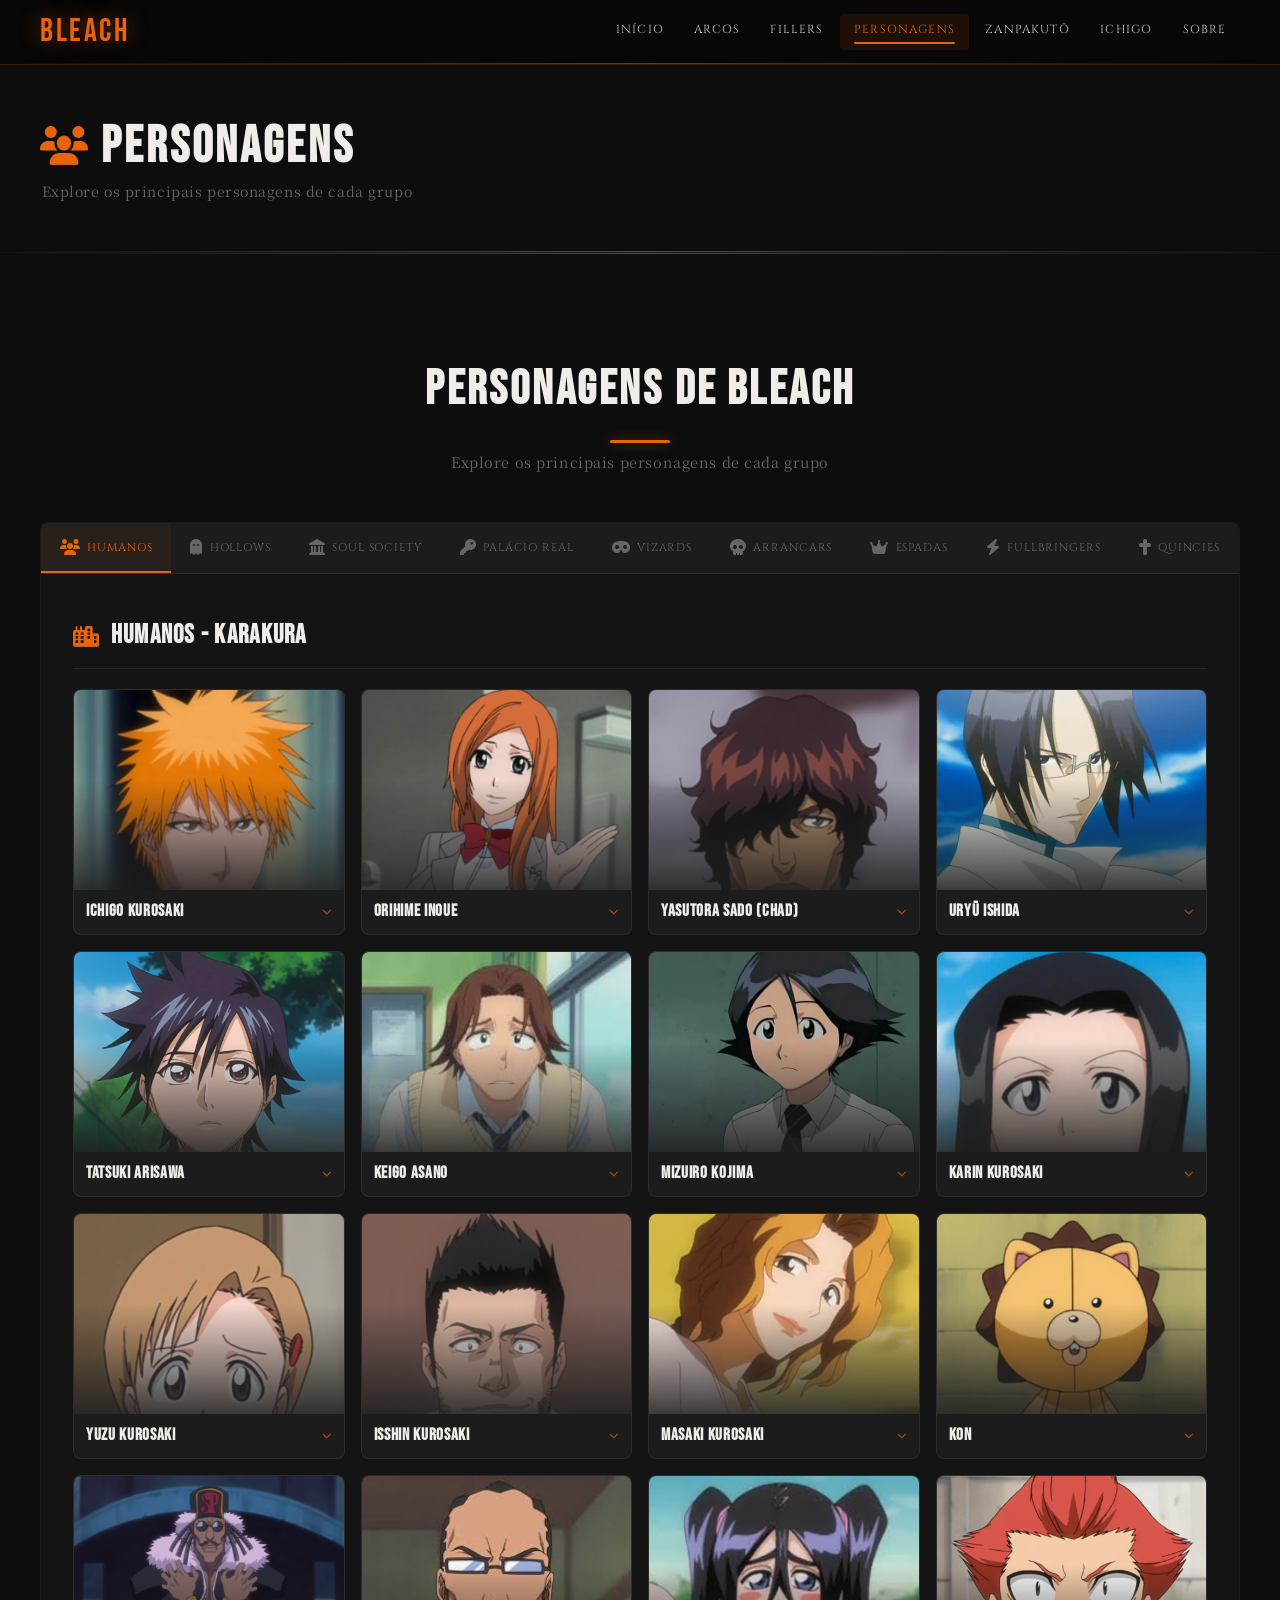
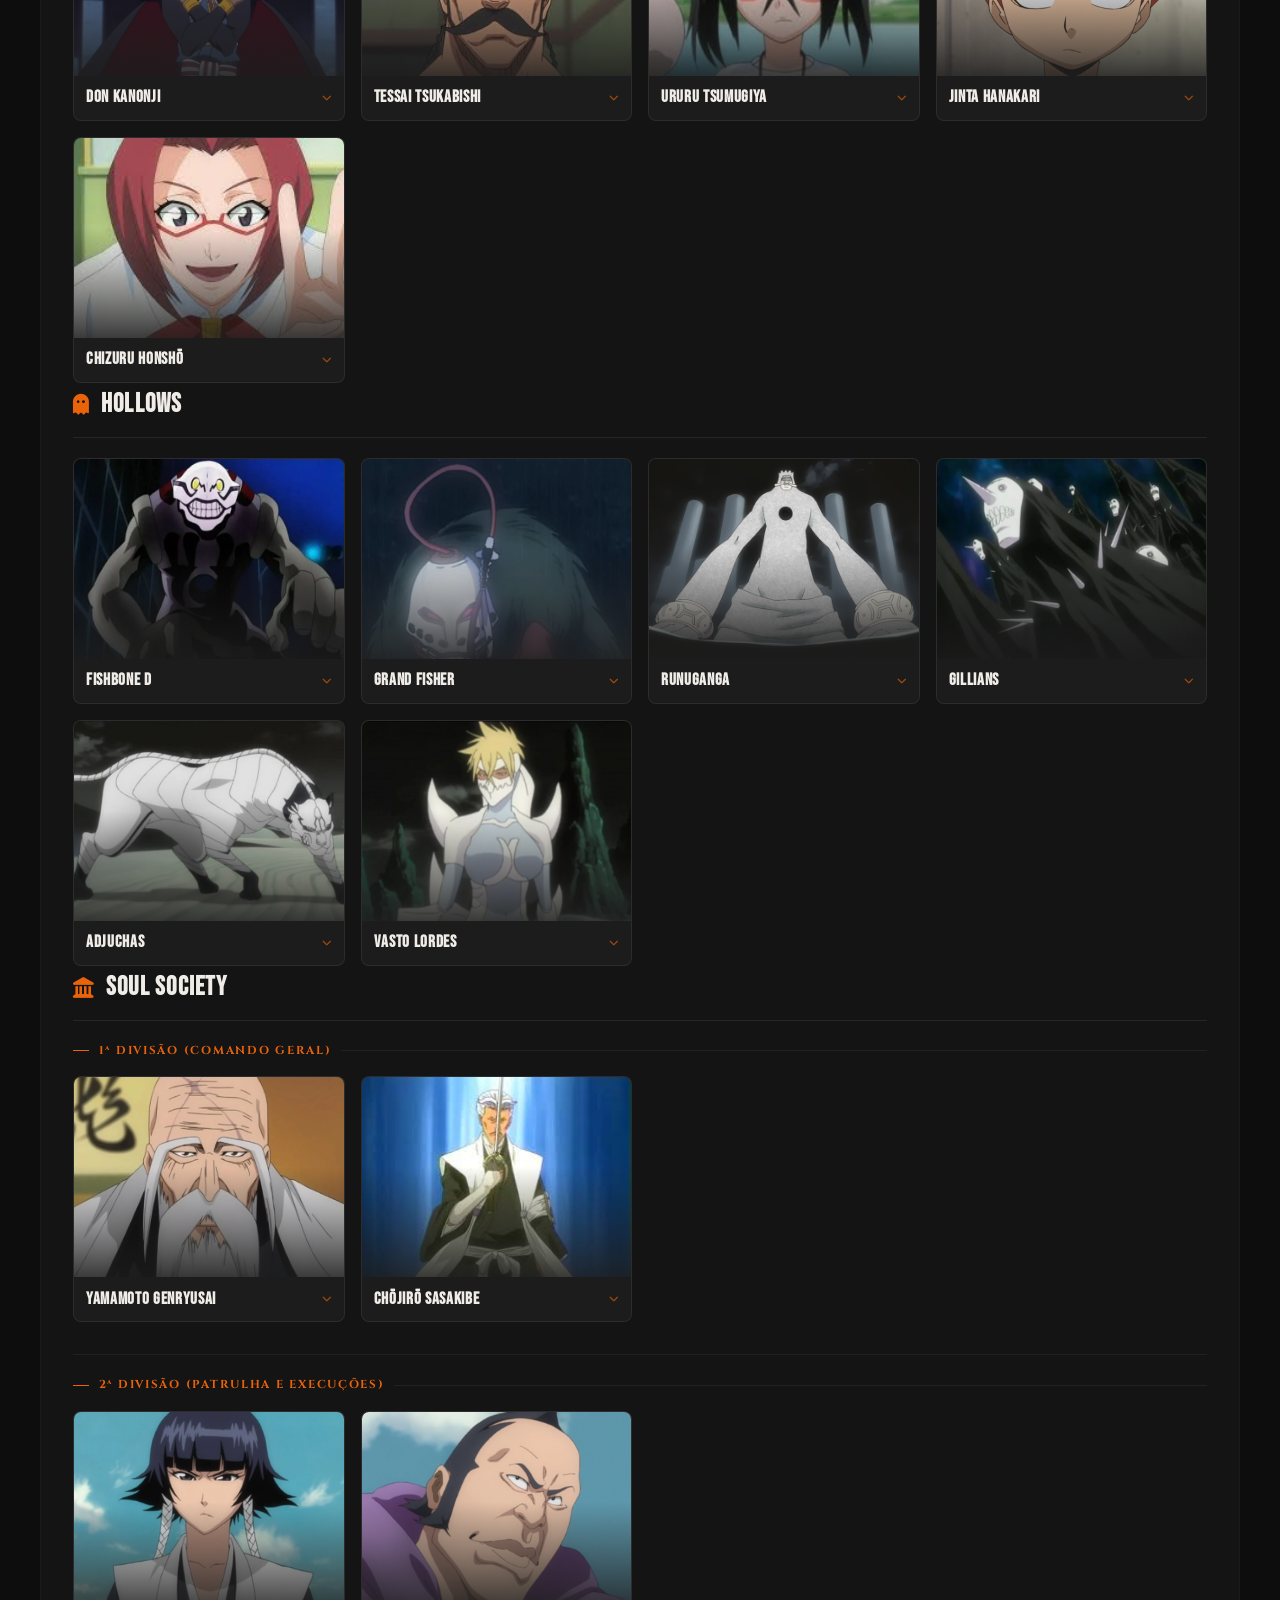
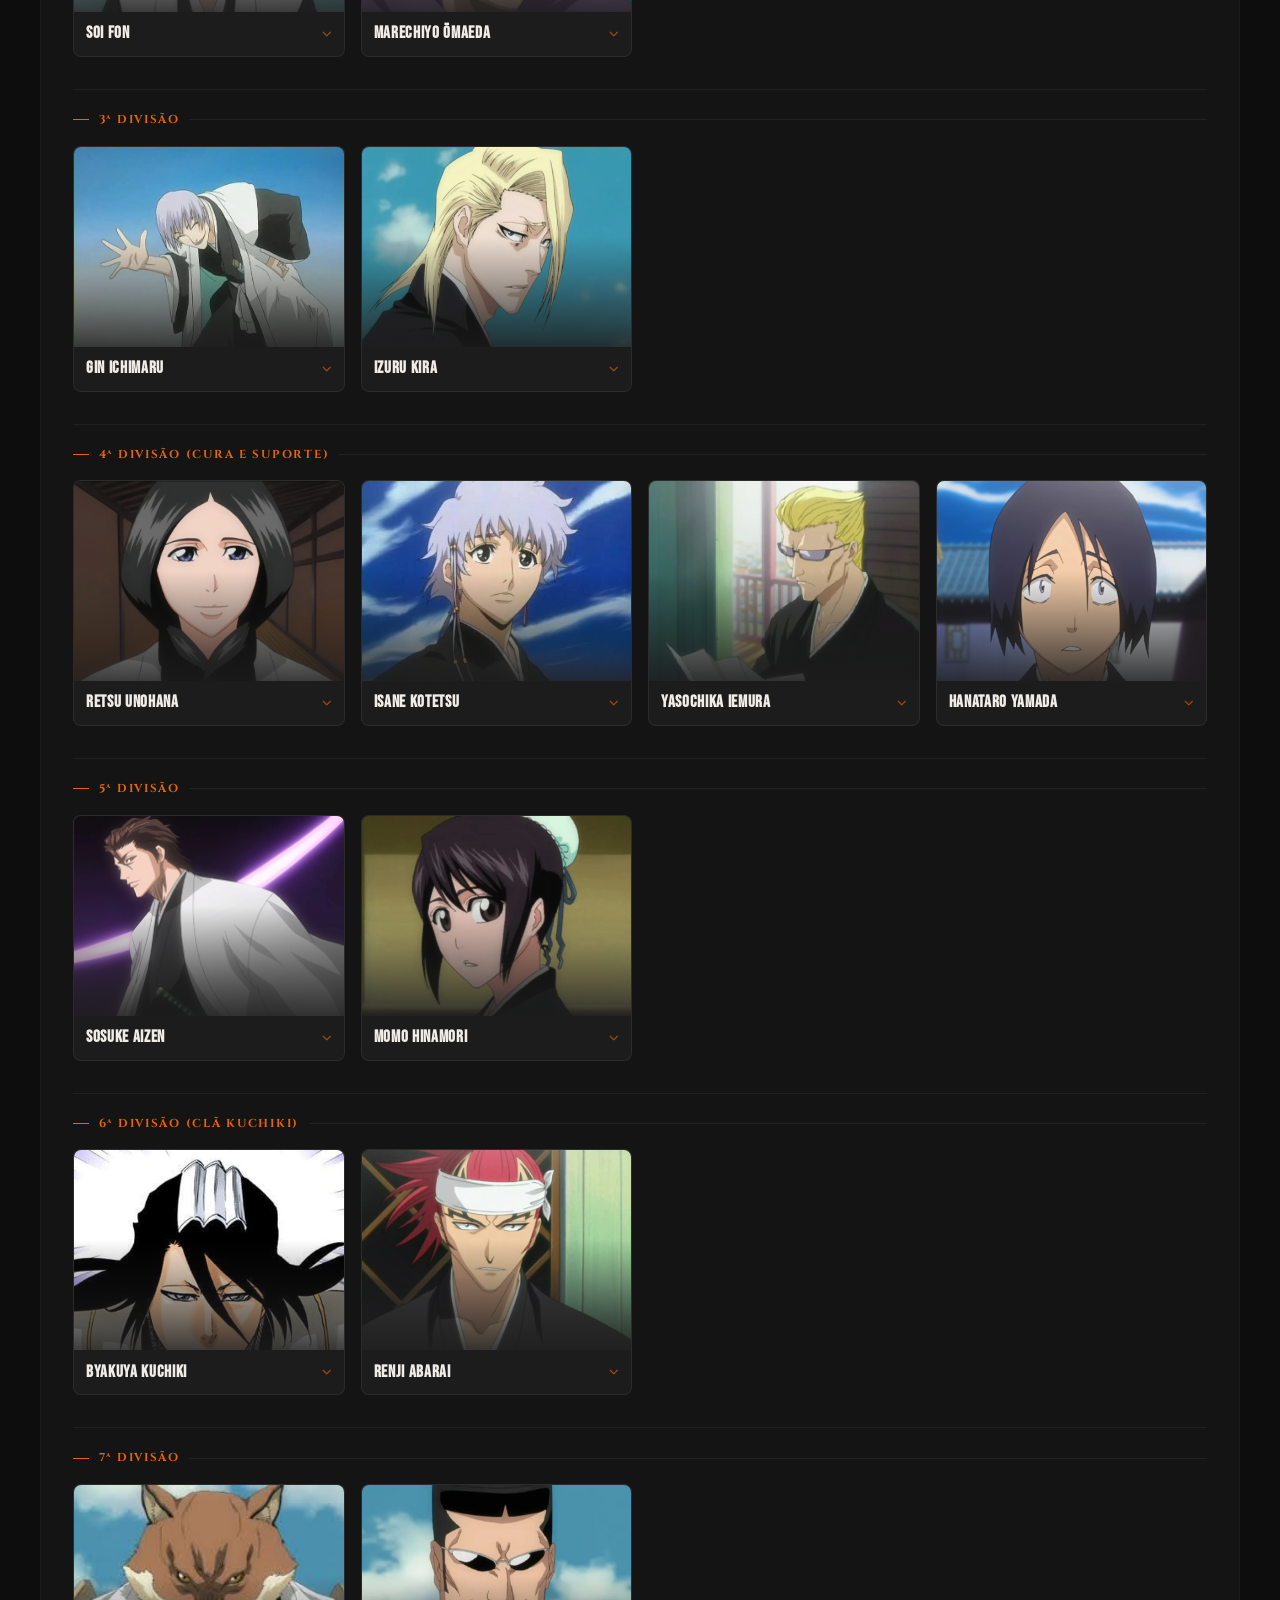
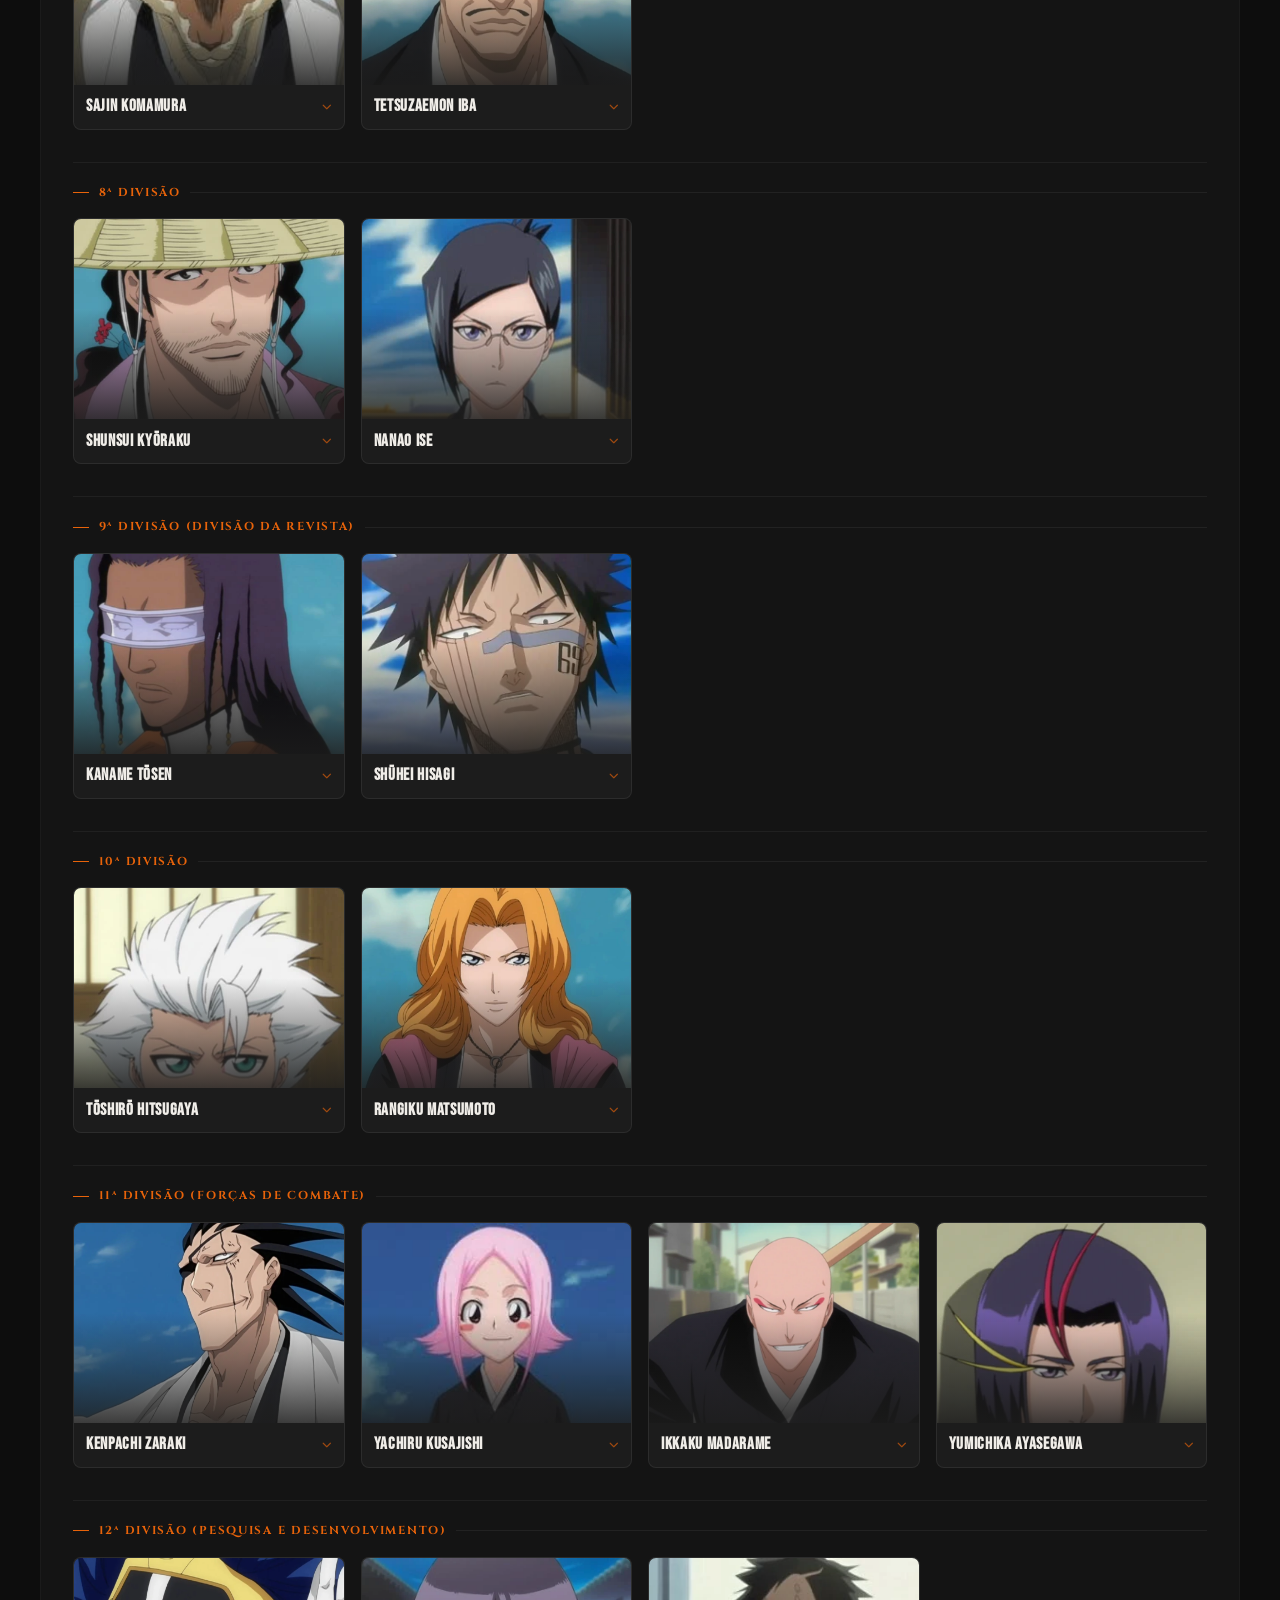
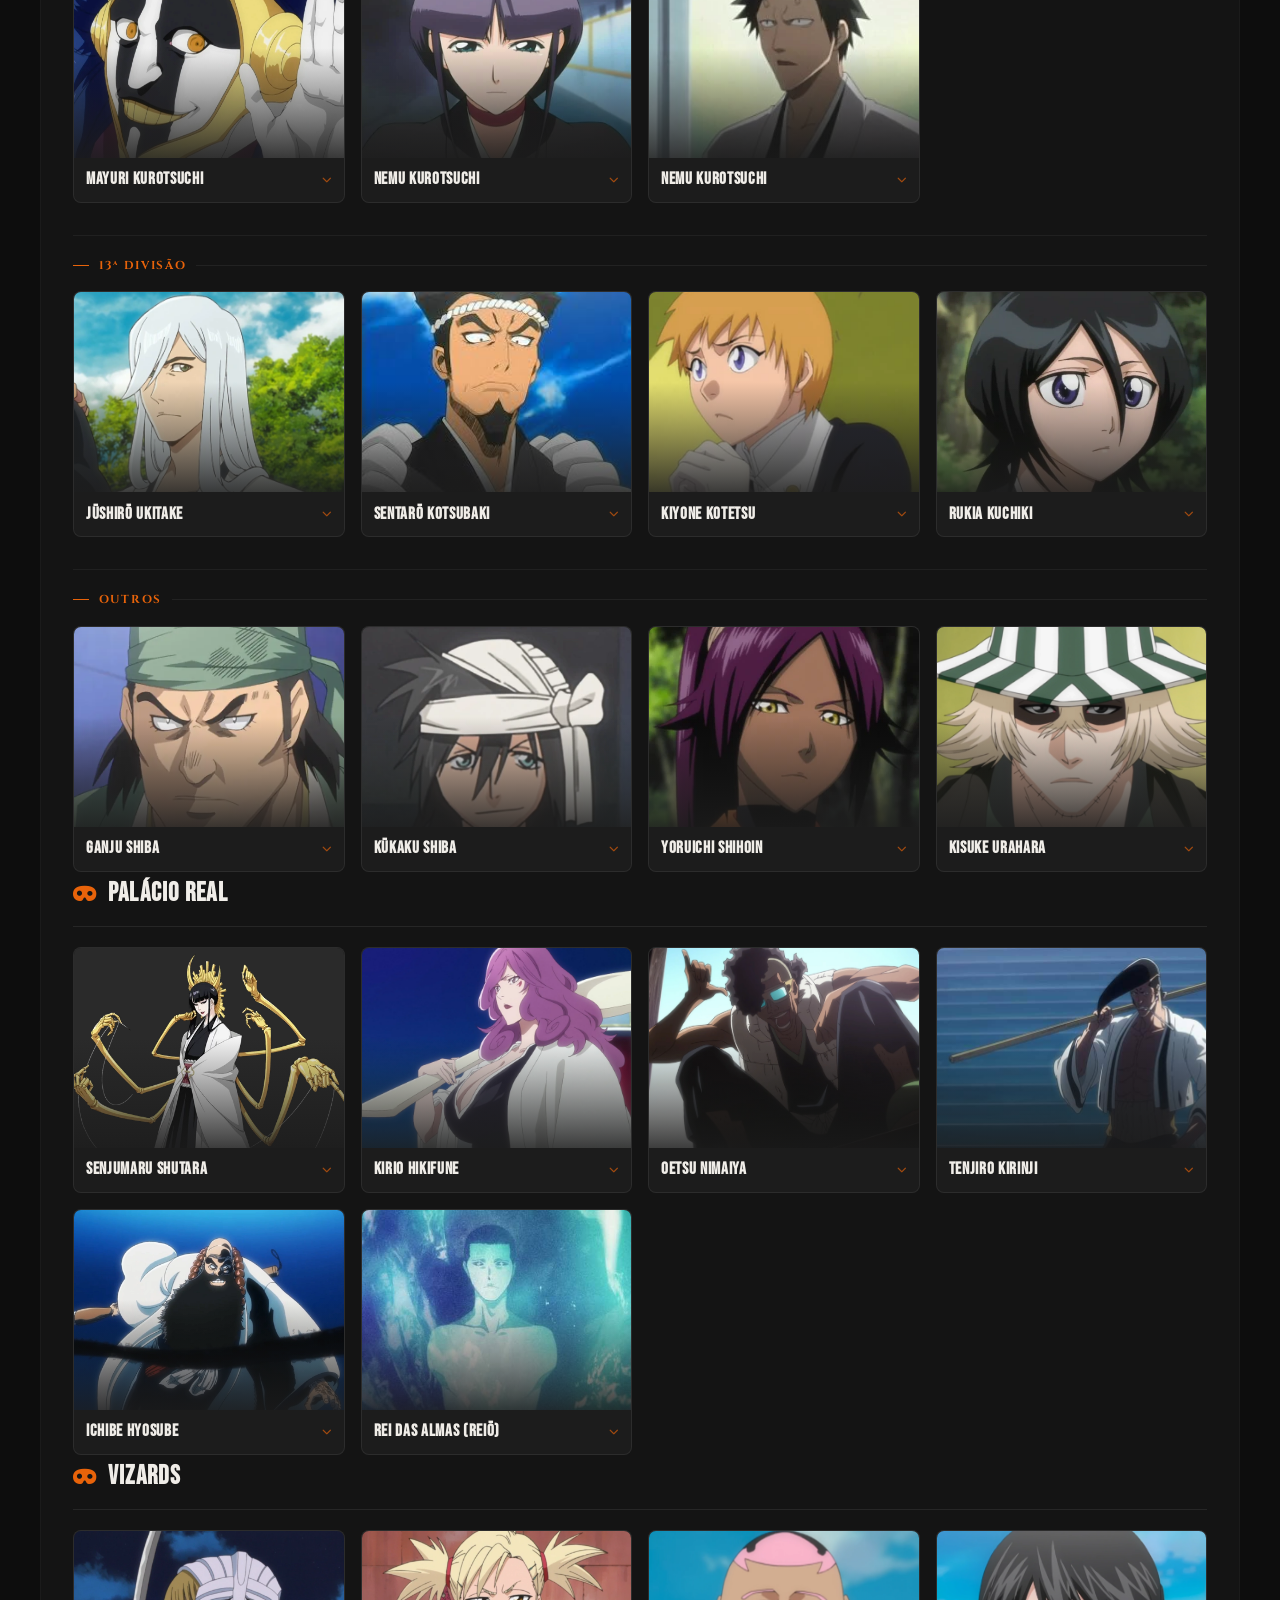
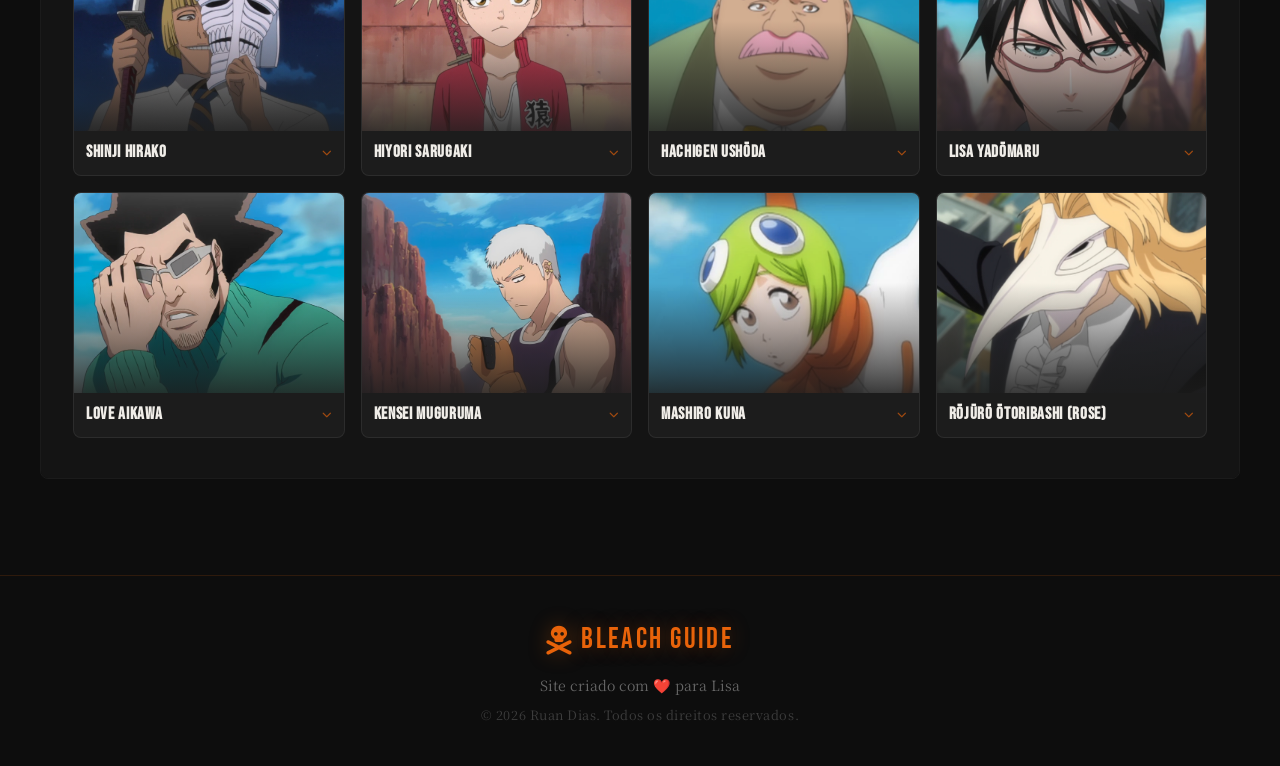
<file: pages/personagens.html>
<!DOCTYPE html>
<html lang="pt-br">
<head>
    <meta charset="UTF-8">
    <meta name="viewport" content="width=device-width, initial-scale=1.0, viewport-fit=cover">
    <title>Personagens — Bleach Guide</title>
    <link rel="stylesheet" href="../css/style.css">
    <link rel="stylesheet" href="../css/responsive.css">
    <link rel="stylesheet" href="../css/hub.css">
    <link rel="preconnect" href="https://fonts.googleapis.com">
    <link rel="preconnect" href="https://fonts.gstatic.com" crossorigin>
    <link href="https://fonts.googleapis.com/css2?family=Cinzel:wght@400;600;900&family=Noto+Serif+JP:wght@300;400;700&family=Bebas+Neue&display=swap" rel="stylesheet">
    <link rel="stylesheet" href="https://cdnjs.cloudflare.com/ajax/libs/font-awesome/6.4.0/css/all.min.css">
    <link rel="icon" type="image/png" href="../images/icon.png">
</head>
<body>

    <div id="site-header"></div>

    <div class="page-hero">
        <div class="container">
            <h1 class="page-hero-title"><i class="fas fa-users"></i> Personagens</h1>
            <p class="page-hero-sub">Explore os principais personagens de cada grupo</p>
        </div>
    </div>

        <!-- Seção de Personagens -->
        <section id="characters" class="characters-section">
            <div class="container">
                <h2 class="section-title">Personagens de Bleach</h2>
                <p class="section-subtitle">Explore os principais personagens de cada grupo</p>
                
                <!-- Abas de Categorias -->
                <div class="tabs-container">
                    <div class="tabs-header">
                        <button class="tab-button active" data-tab="humanos">
                            <i class="fas fa-users"></i>
                            <span>Humanos</span>
                        </button>
                        <button class="tab-button" data-tab="hollows">
                            <i class="fas fa-ghost"></i>
                            <span>Hollows</span>
                        </button>
                        <button class="tab-button" data-tab="soul-society">
                            <i class="fas fa-landmark"></i>
                            <span>Soul Society</span>
                        </button>
                        <button class="tab-button" data-tab="division-zero">
                            <i class="fas fa-key"></i>
                            <span>Palácio Real</span>
                        </button>
                        <button class="tab-button" data-tab="vizards">
                            <i class="fas fa-mask"></i>
                            <span>Vizards</span>
                        </button>
                        <button class="tab-button" data-tab="arrancars">
                            <i class="fas fa-skull"></i>
                            <span>Arrancars</span>
                        </button>
                        <button class="tab-button" data-tab="espadas">
                            <i class="fas fa-crown"></i>
                            <span>Espadas</span>
                        </button>
                        <button class="tab-button" data-tab="fullbringers">
                            <i class="fas fa-bolt"></i>
                            <span>Fullbringers</span>
                        </button>
                        <button class="tab-button" data-tab="quincies">
                            <i class="fas fa-cross"></i>
                            <span>quincies</span>
                    </div>
                
                    
                    <div class="tabs-content">
                        <!-- Humanos da Cidade de Karakura -->
                        <div class="tab-pane active" id="tab-humanos">
                            <h3 class="group-title">
                                <i class="fas fa-city"></i> Humanos - Karakura
                            </h3>
                            <div class="characters-grid">
                                
                                <!-- Personagem 1 - Ichigo Kurosaki -->
                                <article class="character-card">
                                    <div class="character-image">
                                        <img src="../images/characters/humans/ichigo.webp" alt="Ichigo Kurosaki" class="char-img">
                                    </div>
                                    <h4 class="character-name">Ichigo Kurosaki</h4>
                                    <div class="character-details">
                                        <p><strong>Idade:</strong> 15- anos</p>
                                        <p><strong>Habilidades:</strong> Shinigami substituto, "Vizard"</p>
                                        <p><strong>Zanpakutō:</strong> Zangetsu</p>
                                        <p><strong>Bankai:</strong> Tensa Zangetsu</p>
                                        <p><strong>Família:</strong> Isshin (pai), Masaki (mãe), Yuzu e Karin (irmãs)</p>
                                        <p>Protagonista da série, estudante do ensino médio que pode ver fantasmas desde criança. Após conhecer Rukia Kuchiki, torna-se um Shinigami substituto para proteger sua cidade dos Hollows.</p>
                                    </div>
                                    <button class="character-toggle" aria-label="Mostrar detalhes">
                                        <i class="fas fa-chevron-down"></i>
                                    </button>
                                </article>
                                
                                <!-- Personagem 2 - Orihime Inoue -->
                                <article class="character-card">
                                    <div class="character-image">
                                        <img src="../images/characters/humans/orihime.jpg" alt="Orihime Inoue" class="char-img">
                                    </div>
                                    <h4 class="character-name">Orihime Inoue</h4>
                                    <div class="character-details">
                                        <p><strong>Idade:</strong> 15-17 anos</p>
                                        <p><strong>Habilidades:</strong> Poderes de cura e defesa</p>
                                        <p><strong>Habilidade Especial:</strong> Shun Shun Rikka (Seis Fadas)</p>
                                        <p><strong>Poderes:</strong> Santen Kesshun (defesa), Soten Kisshun (cura), Koten Zanshun (ataque)</p>
                                        <p><strong>Característica:</strong> Cabelo laranja e comida estranha</p>
                                        <p>Colegial da classe 1-3 da Karakura High School. Órfã que vive com seu irmão mais velho. Desenvolve poderes espirituais após ser marcada por um Hollow. Tem uma paixão não correspondida por Ichigo.</p>
                                    </div>
                                    <button class="character-toggle" aria-label="Mostrar detalhes">
                                        <i class="fas fa-chevron-down"></i>
                                    </button>
                                </article>

                                <!-- Personagem 3 - Yasutora Sado (Chad) -->
                                <article class="character-card">
                                    <div class="character-image">
                                        <img src="../images/characters/humans/chad.webp" alt="Chad" class="char-img">
                                    </div>
                                    <h4 class="character-name">Yasutora Sado (Chad)</h4>
                                    <div class="character-details">
                                        <p><strong>Idade:</strong> 15-17 anos</p>
                                        <p><strong>Habilidades:</strong> Fullbring, Braço Direito do Diabo, Braço Esquerdo do Diabo</p>
                                        <p><strong>Poderes:</strong> Força sobre-humana, El Directo, La Muerte</p>
                                        <p><strong>Nacionalidade:</strong> Mexicano-japonês</p>
                                        <p><strong>Característica:</strong> Gigante gentil, protege os fracos</p>
                                        <p>Estudante da Karakura High School e melhor amigo de Ichigo. Mestiço mexicano-japonês com físico imponente, mas personalidade gentil. Desenvolve poderes Fullbring que se manifestam em seus braços.</p>
                                    </div>
                                    <button class="character-toggle" aria-label="Mostrar detalhes">
                                        <i class="fas fa-chevron-down"></i>
                                    </button>
                                </article>

                                <!-- Personagem 4 - Uryū Ishida -->
                                <article class="character-card">
                                    <div class="character-image">
                                        <img src="../images/characters/humans/uryu.webp" alt="Uryū Ishida" class="char-img">
                                    </div>
                                    <h4 class="character-name">Uryū Ishida</h4>
                                    <div class="character-details">
                                        <p><strong>Idade:</strong> 15 anos</p>
                                        <p><strong>Habilidades:</strong> Quincy, Letzt Stil, Ransōtengai</p>
                                        <p><strong>Equipamento:</strong> Arco espiritual, Seele Schneider, Gintō</p>
                                        <p><strong>Especialidade:</strong> Costura e artesanato</p>
                                        <p><strong>Família:</strong> Ryūken Ishida (pai), último Quincy puro-sangue</p>
                                        <p>Estudante da Karakura High School e o último Quincy puro-sangue. Inicialmente rival de Ichigo, torna-se seu aliado. Perfeccionista, excelente estudante e habilidoso com costura.</p>
                                    </div>
                                    <button class="character-toggle" aria-label="Mostrar detalhes">
                                        <i class="fas fa-chevron-down"></i>
                                    </button>
                                </article>

                                <!-- Personagem 5 - Tatsuki Arisawa -->
                                <article class="character-card">
                                    <div class="character-image">
                                        <img src="../images/characters/humans/tatsuki.webp" alt="Tatsuki Arisawa" class="char-img">
                                    </div>
                                    <h4 class="character-name">Tatsuki Arisawa</h4>
                                    <div class="character-details">
                                        <p><strong>Idade:</strong> 15-17 anos</p>
                                        <p><strong>Habilidades:</strong> Artes marciais, percepção espiritual limitada</p>
                                        <p><strong>Esporte:</strong> Campeã de karatê</p>
                                        <p><strong>Relacionamento:</strong> Melhor amiga de Orihime desde a infância</p>
                                        <p><strong>Personalidade:</strong> Protetora, forte, tomboy</p>
                                        <p>Colegial e melhor amiga de infância de Orihime. Campeã de karatê com forte senso de justiça. Tem percepção espiritual limitada que lhe permite sentir presenças, mas não vê espíritos claramente.</p>
                                    </div>
                                    <button class="character-toggle" aria-label="Mostrar detalhes">
                                        <i class="fas fa-chevron-down"></i>
                                    </button>
                                </article>

                                <!-- Personagem 6 - Keigo Asano -->
                                <article class="character-card">
                                    <div class="character-image">
                                        <img src="../images/characters/humans/keigo.jpg" alt="Keigo Asano" class="char-img">
                                    </div>
                                    <h4 class="character-name">Keigo Asano</h4>
                                    <div class="character-details">
                                        <p><strong>Idade:</strong> 15-17 anos</p>
                                        <p><strong>Habilidade:</strong> Percepção espiritual muito baixa</p>
                                        <p><strong>Personalidade:</strong> Extrovertido, dramático, leal</p>
                                        <p><strong>Família:</strong> Família rica, pai é dono de hospital</p>
                                        <p><strong>Relacionamento:</strong> Melhor amigo de Mizuiro</p>
                                        <p>Colegial extrovertido e dramático da classe de Ichigo. Filho de uma família rica, é inconsciente dos eventos espirituais ao seu redor. Muito leal a seus amigos apesar de seu comportamento exagerado.</p>
                                    </div>
                                    <button class="character-toggle" aria-label="Mostrar detalhes">
                                        <i class="fas fa-chevron-down"></i>
                                    </button>
                                </article>

                                <!-- Personagem 7 - Mizuiro Kojima -->
                                <article class="character-card">
                                    <div class="character-image">
                                        <img src="../images/characters/humans/mizuiro.webp" alt="Mizuiro Kojima" class="char-img">
                                    </div>
                                    <h4 class="character-name">Mizuiro Kojima</h4>
                                    <div class="character-details">
                                        <p><strong>Idade:</strong> 15-17 anos</p>
                                        <p><strong>Habilidade:</strong> Percepção espiritual moderada</p>
                                        <p><strong>Característica:</strong> Aparência andrógina, popular com mulheres mais velhas</p>
                                        <p><strong>Personalidade:</strong> Calmo, analítico, prático</p>
                                        <p><strong>Relacionamento:</strong> Melhor amigo de Keigo</p>
                                        <p>Colegial com aparência andrógina e personalidade calma. É popular entre mulheres mais velhas. Tem uma percepção espiritual moderada que lhe permite sentir quando algo estranho está acontecendo, mas prefere não se envolver.</p>
                                    </div>
                                    <button class="character-toggle" aria-label="Mostrar detalhes">
                                        <i class="fas fa-chevron-down"></i>
                                    </button>
                                </article>

                                <!-- Personagem 8 - Karin Kurosaki -->
                                <article class="character-card">
                                    <div class="character-image">
                                        <img src="../images/characters/humans/karin.webp" alt="Karin Kurosaki" class="char-img">
                                    </div>
                                    <h4 class="character-name">Karin Kurosaki</h4>
                                    <div class="character-details">
                                        <p><strong>Idade:</strong> 11-13 anos</p>
                                        <p><strong>Habilidades:</strong> Percepção espiritual forte, ver fantasmas</p>
                                        <p><strong>Esporte:</strong> Jogadora de futebol talentosa</p>
                                        <p><strong>Personalidade:</strong> Tsundere, prática, protetora</p>
                                        <p><strong>Família:</strong> Irmã mais nova de Ichigo, gêmea de Yuzu</p>
                                        <p>Irmã gêmea mais nova de Ichigo. Tem forte percepção espiritual e pode ver fantasmas claramente. Personalidade tsundere que esconde seus sentimentos. Excelente jogadora de futebol.</p>
                                    </div>
                                    <button class="character-toggle" aria-label="Mostrar detalhes">
                                        <i class="fas fa-chevron-down"></i>
                                    </button>
                                </article>

                                <!-- Personagem 9 - Yuzu Kurosaki -->
                                <article class="character-card">
                                    <div class="character-image">
                                        <img src="../images/characters/humans/yuzu.webp" alt="Yuzu Kurosaki" class="char-img">
                                    </div>
                                    <h4 class="character-name">Yuzu Kurosaki</h4>
                                    <div class="character-details">
                                        <p><strong>Idade:</strong> 11-13 anos</p>
                                        <p><strong>Habilidades:</strong> Percepção espiritual baixa, habilidades domésticas</p>
                                        <p><strong>Personalidade:</strong> Doce, materna, responsável</p>
                                        <p><strong>Família:</strong> Irmã mais nova de Ichigo, gêmea de Karin</p>
                                        <p><strong>Característica:</strong> Cuidadosa com a família, boa cozinheira</p>
                                        <p>Irmã gêmea mais nova de Ichigo. Tem percepção espiritual muito baixa. Assume o papel materno na família após a morte da mãe. Personalidade doce e responsável que cuida da casa e da família.</p>
                                    </div>
                                    <button class="character-toggle" aria-label="Mostrar detalhes">
                                        <i class="fas fa-chevron-down"></i>
                                    </button>
                                </article>

                                <!-- Personagem 10 - Isshin Kurosaki -->
                                <article class="character-card">
                                    <div class="character-image">
                                        <img src="../images/characters/humans/isshin.webp" alt="Isshin Kurosaki" class="char-img">
                                    </div>
                                    <h4 class="character-name">Isshin Kurosaki</h4>
                                    <div class="character-details">
                                        <p><strong>Idade:</strong> Aproximadamente 40 anos</p>
                                        <p><strong>Habilidades:</strong> Ex-capitão Shinigami, Getsuga Tenshō</p>
                                        <p><strong>Zanpakutō:</strong> Engetsu</p>
                                        <p><strong>Profissão:</strong> Médico da clínica Kurosaki</p>
                                        <p><strong>Família:</strong> Pai de Ichigo, Karin e Yuzu, marido de Masaki</p>
                                        <p>Pai de Ichigo. Comportamento excêntrico mas profundamente protetor com seus filhos.</p>
                                    </div>
                                    <button class="character-toggle" aria-label="Mostrar detalhes">
                                        <i class="fas fa-chevron-down"></i>
                                    </button>
                                </article>

                                <!-- Masaki Kurosaki -->
                                <article class="character-card">
                                    <div class="character-image">
                                        <img src="../images/characters/humans/masaki.webp" alt="Masaki Kurosaki" class="char-img">
                                    </div>
                                    <h4 class="character-name">Masaki Kurosaki</h4>
                                    <div class="character-details">
                                        <p><strong>Status:</strong> Falecida (9 de Junho)</p>
                                        <p><strong>Parentesco:</strong> Mãe de Ichigo, esposa de Isshin</p>
                                        <!-- <p><strong>Origem:</strong> Quincy puro-sangue do clã Kurosaki</p> -->
                                        <p><strong>Sacrifício:</strong> Protegeu Ichigo de Grand Fisher</p>
                                        <!-- <p><strong>Legado:</strong> Seu sangue Quincy é herdado por Ichigo</p> -->
                                        <!-- <p>Quincy que se casou com o Shinigami Isshin Kurosaki. Sua união única (Quincy + Shinigami) influenciou as habilidades híbridas de Ichigo. Morreu protegendo Ichigo quando ele tinha 9 anos, deixando trauma profundo.</p> -->
                                    </div>
                                    <button class="character-toggle" aria-label="Mostrar detalhes">
                                        <i class="fas fa-chevron-down"></i>
                                    </button>
                                </article>
                                
                                <!-- Kon -->
                                <article class="character-card">
                                    <div class="character-image">
                                        <img src="../images/characters/humans/kon.webp" alt="Kon" class="char-img">
                                    </div>
                                    <h4 class="character-name">Kon</h4>
                                    <div class="character-details">
                                        <p><strong>Tipo:</strong> Alma Artificial</p>
                                        <p><strong>Corpos:</strong> Leão de pelúcia / Corpo de Ichigo</p>
                                        <p><strong>Criação:</strong> Projeto Mod-Soul do 12º Esquadrão</p>
                                        <p><strong>Defeito:</strong> Personalidade muito independente</p>
                                        <p>Alma artifical defeituosa que deveria ser destruída, mas escapou. Habita um corpo de leão de pelúcia dado por Urahara. Pode possuir o corpo de Ichigo quando ele está em forma de Shinigami. Apesar de cômico, ajuda em várias situações.</p>
                                    </div>
                                    <button class="character-toggle" aria-label="Mostrar detalhes">
                                        <i class="fas fa-chevron-down"></i>
                                    </button>
                                </article>

                                <!-- Don Kanonji -->
                                <article class="character-card">
                                    <div class="character-image">
                                        <img src="../images/characters/humans/kanonji.webp" alt="Don Kanonji" class="char-img">
                                    </div>
                                    <h4 class="character-name">Don Kanonji</h4>
                                    <div class="character-details">
                                        <p><strong>Profissão:</strong> Mago/Exorcista de TV</p>
                                        <p><strong>Programa:</strong> "Kanonji, Vamos Exorcizar!" (Kanonji-san to Ja no Kai)</p>
                                        <p><strong>Técnica:</strong> Kanonball (Kanon Beru - bola espiritual)</p>
                                        <p><strong>Famosa:</strong> "Meninos e meninas da audiência!"</p>
                                        <p><strong>Desenvolvimento:</strong> Adquire poderes reais após conhecer Ichigo</p>
                                        <p>Celebridade de TV que inicialmente era um farsante, mas desenvolve genuínos poderes espirituais. Cria o "Kanonball" após ser inspirado por Ichigo. Torna-se aliado valioso apesar de seu estilo excêntrico.</p>
                                    </div>
                                    <button class="character-toggle" aria-label="Mostrar detalhes">
                                        <i class="fas fa-chevron-down"></i>
                                    </button>
                                </article>

                                <!-- Tessai Tsukabishi -->
                                <article class="character-card">
                                    <div class="character-image">
                                        <img src="../images/characters/humans/tessai.jpg" alt="Tessai Tsukabishi" class="char-img">
                                    </div>
                                    <h4 class="character-name">Tessai Tsukabishi</h4>
                                    <div class="character-details">
                                        <!-- <p><strong>Cargo Anterior:</strong> Capitão do Kido Corps</p> -->
                                        <p><strong>Especialidade:</strong> Kidō</p>
                                        <p><strong>Título:</strong> "Grande Mestre do Kidō"</p>
                                        <p><strong>Habilidades:</strong> Kidō de nível 99, feitiços proibidos</p>
                                        <!-- <p><strong>Exílio:</strong> Fugiu com Urahara do mundo espiritual</p> -->
                                        <p>...</p>
                                    </div>
                                    <button class="character-toggle" aria-label="Mostrar detalhes">
                                        <i class="fas fa-chevron-down"></i>
                                    </button>
                                </article>

                                <!-- Ururu Tsumugiya -->
                                <article class="character-card">
                                    <div class="character-image">
                                        <img src="../images/characters/humans/ururu.jpg" alt="Ururu Tsumugiya" class="char-img">
                                    </div>
                                    <h4 class="character-name">Ururu Tsumugiya</h4>
                                    <div class="character-details">
                                        <p><strong>Natureza:</strong> Artificial human soul (criada por Urahara)</p>
                                        <p><strong>Função:</strong> Assistente da Urahara Shop</p>
                                        <p><strong>Habilidade Oculta:</strong> Modo de combate automático</p>
                                        <p><strong>Força:</strong> Capaz de derrotar Hollows sozinha</p>
                                        <p><strong>Personalidade:</strong> Tímida, obediente, protetora</p>
                                        <p>Criada artificialmente por Urahara para ser sua assistente. Quando a loja é ameaçada, entra em modo de combate automático com habilidades surpreendentes. Tem forte vínculo com Jinta.</p>
                                    </div>
                                    <button class="character-toggle" aria-label="Mostrar detalhes">
                                        <i class="fas fa-chevron-down"></i>
                                    </button>
                                </article>

                                <!-- Jinta Hanakari -->
                                <article class="character-card">
                                    <div class="character-image">
                                        <img src="../images/characters/humans/jinta.webp" alt="Jinta Hanakari" class="char-img">
                                    </div>
                                    <h4 class="character-name">Jinta Hanakari</h4>
                                    <div class="character-details">
                                        <p><strong>Natureza:</strong> Artificial human soul (criado por Urahara)</p>
                                        <p><strong>Arma:</strong> Tessen (bastão de ferro gigante)</p>
                                        <p><strong>Força:</strong> Pode levantar e arremessar objetos pesados</p>
                                        <p><strong>Atitude:</strong> Preguiçoso, arrogante, mas trabalhador quando necessário</p>
                                        <p><strong>Relacionamento:</strong> Protetor com Ururu</p>
                                        <p>Criado artificialmente por Urahara. Frequentemente tenta fugir do trabalho, mas é surpreendentemente forte quando precisa proteger a loja ou Ururu. Tem rivalidade cômica com Kon.</p>
                                    </div>
                                    <button class="character-toggle" aria-label="Mostrar detalhes">
                                        <i class="fas fa-chevron-down"></i>
                                    </button>
                                </article>

                                <!-- Chizuru Honshō -->
                                <article class="character-card">
                                    <div class="character-image">
                                        <img src="../images/characters/humans/chizuru.jpg" alt="Chizuru Honshō" class="char-img">
                                    </div>
                                    <h4 class="character-name">Chizuru Honshō</h4>
                                    <div class="character-details">
                                        <p><strong>Personalidade:</strong> Lésbica assumida e agressiva</p>
                                        <p><strong>Obsessão:</strong> Orihime Inoue (chama-a de "minha princesa")</p>
                                        <p><strong>Percepção:</strong> Pode sentir eventos espirituais</p>
                                        <p><strong>Função no Grupo:</strong> Alívio cômico, amiga leal</p>
                                        <p><strong>Característica:</strong> Sempre tenta beijar ou tocar Orihime</p>
                                        <p>Colegial extrovertida e lésbica assumida que é obsessivamente apaixonada por Orihime. Apesar do comportamento exagerado, é genuinamente leal e protetora com suas amigas. Nota atividades espirituais mas geralmente as ignora.</p>
                                    </div>
                                    <button class="character-toggle" aria-label="Mostrar detalhes">
                                        <i class="fas fa-chevron-down"></i>
                                    </button>
                                </article>
                            </div>
                        </div>

                        <!-- Hollows -->
                        <div class="tab-pane active" id="tab-hollows">
                            <h3 class="group-title">
                                <i class="fas fa-ghost"></i> Hollows
                            </h3>
                            <div class="characters-grid">
                                
                                <!-- Fishbone D -->
                                <article class="character-card">
                                    <div class="character-image">
                                        <img src="../images/characters/hollows/fishbone.webp" alt="Fishbone D" class="char-img">
                                    </div>
                                    <h4 class="character-name">Fishbone D</h4>
                                    <div class="character-details">
                                        <p><strong>Tipo:</strong> Hollow Comum</p>
                                        <p><strong>Primeira Aparição:</strong> Episódio 1</p>
                                        <p><strong>Localização:</strong> Karakura Town</p>
                                        <p><strong>Características:</strong> Corpo esquelético branco, forma de peixe</p>
                                        <p>O Hollow que ataca a casa dos Kurosaki no primeiro episódio, forçando Rukia a dar seus poderes a Ichigo. Foi derrotado por Ichigo em sua primeira transformação como Shinigami.</p>
                                    </div>
                                    <button class="character-toggle" aria-label="Mostrar detalhes">
                                        <i class="fas fa-chevron-down"></i>
                                    </button>
                                </article>
                                
                                <!-- Grand Fisher -->
                                <article class="character-card">
                                    <div class="character-image">
                                        <img src="../images/characters/hollows/grand-fisher.webp" alt="Grand Fisher" class="char-img">
                                    </div>
                                    <h4 class="character-name">Grand Fisher</h4>
                                    <div class="character-details">
                                        <p><strong>Tipo:</strong> Hollow Forte</p>
                                        <p><strong>Habilidade Especial:</strong> Ilusão através de isca</p>
                                        <p><strong>Vítima Famosa:</strong> Masaki Kurosaki (mãe de Ichigo)</p>
                                        <p><strong>Derrotado por:</strong> Isshin Kurosaki</p>
                                        <p>Um Hollow que matou a mãe de Ichigo há 6 anos. Usa uma isca para atrair suas vítimas, assumindo a forma de entes queridos. Reaparece anos depois para atacar Ichigo.</p>
                                    </div>
                                    <button class="character-toggle" aria-label="Mostrar detalhes">
                                        <i class="fas fa-chevron-down"></i>
                                    </button>
                                </article>

                                <!-- Runuganga -->
                                <article class="character-card">
                                    <div class="character-image">
                                        <img src="../images/characters/hollows/runuganga.webp" alt="Runuganga" class="char-img">
                                    </div>
                                    <h4 class="character-name">Runuganga</h4>
                                    <div class="character-details">
                                        <p><strong>Tipo:</strong> Hollow Arrancarizado</p>
                                        <p><strong>Posição:</strong> Fracción de Baraggan</p>
                                        <p><strong>Resurrección:</strong> Puño de Hierro</p>
                                        <p><strong>Afiliação:</strong> Exército de Aizen</p>
                                        <p>Um Hollow que se tornou Arrancar e serve como Fracción de Baraggan Louisenbairn, a Segunda Espada. Participa da batalha em Karakura Town durante a invasão Arrancar.</p>
                                    </div>
                                    <button class="character-toggle" aria-label="Mostrar detalhes">
                                        <i class="fas fa-chevron-down"></i>
                                    </button>
                                </article>

                                <!-- Gillian -->
                                <article class="character-card">
                                    <div class="character-image">
                                        <img src="../images/characters/hollows/gillian.webp" alt="Gillian" class="char-img">
                                    </div>
                                    <h4 class="character-name">Gillians</h4>
                                    <div class="character-details">
                                        <p><strong>Classificação:</strong> Menos Grande Inferior</p>
                                        <p><strong>Evolução:</strong> Formado por 100+ Hollows</p>
                                        <p><strong>Característica:</strong> Corpo branco, máscara única</p>
                                        <p><strong>Inteligência:</strong> Baixa, instintos primitivos</p>
                                        <p>A forma mais básica de Menos Grande. Gillians são Hollows coletivos com pouca inteligência individual, agindo principalmente por instinto. A maioria fica presa nesta forma para sempre.</p>
                                    </div>
                                    <button class="character-toggle" aria-label="Mostrar detalhes">
                                        <i class="fas fa-chevron-down"></i>
                                    </button>
                                </article>

                                <!-- Adjuchas -->
                                <article class="character-card">
                                    <div class="character-image">
                                        <img src="../images/characters/hollows/adjucha.webp" alt="Adjuchas" class="char-img">
                                    </div>
                                    <h4 class="character-name">Adjuchas</h4>
                                    <div class="character-details">
                                        <p><strong>Classificação:</strong> Hollow Evoluído</p>
                                        <p><strong>Evolução:</strong> Gillian que recuperou consciência</p>
                                        <p><strong>Característica:</strong> Forma única, inteligência humana</p>
                                        <p><strong>Poder:</strong> Superior aos Gillians, pode usar Cero</p>
                                        <p>Hollows que evoluíram de Gillians ao recuperar sua consciência individual. Têm forma única e inteligência equivalente à humana. Podem continuar evoluindo ou regredir para Gillian se forem feridos.</p>
                                    </div>
                                    <button class="character-toggle" aria-label="Mostrar detalhes">
                                        <i class="fas fa-chevron-down"></i>
                                    </button>
                                </article>

                                <!-- Vasto Lorde -->
                                <article class="character-card">
                                    <div class="character-image">
                                        <img src="../images/characters/hollows/vasto-lorde.webp" alt="Vasto Lorde" class="char-img">
                                    </div>
                                    <h4 class="character-name">Vasto Lordes</h4>
                                    <div class="character-details">
                                        <p><strong>Classificação:</strong> Hollow Supremo</p>
                                        <p><strong>Tamanho:</strong> Tamanho humano</p>
                                        <p><strong>Raridade:</strong> Extremamente raros (menos de 10)</p>
                                        <p><strong>Poder:</strong> Equivalente a capitão de Shinigami</p>
                                        <p>A forma mais rara e poderosa de Hollow. Têm tamanho humano e poder espiritual massivo. Diz-se que apenas 10 existem em Hueco Mundo. Os Espadas de alto nível são Vasto Lordes Arrancarizados.</p>
                                    </div>
                                    <button class="character-toggle" aria-label="Mostrar detalhes">
                                        <i class="fas fa-chevron-down"></i>
                                    </button>
                                </article>
                            </div>
                        </div>
                        
                        <!-- Soul Society -->
                        <div class="tab-pane active" id="tab-soul-society">
                            <h3 class="group-title">
                                <i class="fas fa-landmark"></i> Soul Society
                            </h3>
                            
                            <!-- 1ª Divisão -->
                            <div class="division-subgroup">
                                <h4 class="division-title">1ª Divisão (Comando Geral)</h4>
                                <div class="characters-grid">
                                    <article class="character-card">
                                        <div class="character-image">
                                            <img src="../images/characters/soul-society/division1/yamamoto.webp" alt="Yamamoto Genryusai" class="char-img">
                                        </div>
                                        <h4 class="character-name">Yamamoto Genryusai</h4>
                                        <div class="character-details">
                                            <p><strong>Cargo:</strong> Capitão-Comandante</p>
                                            <p><strong>Zanpakutō:</strong> Ryūjin Jakka</p>
                                            <p><strong>Bankai:</strong> Zanka no Tachi</p>
                                            <p><strong>Idade:</strong> Mais de 2000 anos</p>
                                            <p>Fundador da Academia Shinigami e capitão do 1º Esquadrão. O Shinigami mais poderoso em mil anos, com imensa experiência e sabedoria.</p>
                                        </div>
                                        <button class="character-toggle" aria-label="Mostrar detalhes">
                                            <i class="fas fa-chevron-down"></i>
                                        </button>
                                    </article>
                                    
                                    <article class="character-card">
                                        <div class="character-image">
                                            <img src="../images/characters/soul-society/division1/sasakibe.jpg" alt="Chōjirō Sasakibe" class="char-img">
                                        </div>
                                        <h4 class="character-name">Chōjirō Sasakibe</h4>
                                        <div class="character-details">
                                            <p><strong>Cargo:</strong> Tenente do 1º Esquadrão</p>
                                            <p><strong>Zanpakutō:</strong> Gonryōmaru</p>
                                            <p><strong>Bankai:</strong> Kōkō Gonryō Rikyū</p>
                                            <p><strong>Lealdade:</strong> Extremamente leal a Yamamoto</p>
                                            <p>Tenente do 1º Esquadrão há séculos. Foi o primeiro capitão a alcançar Bankai após Yamamoto. Extremamente respeitoso e leal.</p>
                                        </div>
                                        <button class="character-toggle" aria-label="Mostrar detalhes">
                                            <i class="fas fa-chevron-down"></i>
                                        </button>
                                    </article>
                                </div>
                            </div>
                            
                            <!-- 2ª Divisão -->
                            <div class="division-subgroup">
                                <h4 class="division-title">2ª Divisão (Patrulha e Execuções)</h4>
                                <div class="characters-grid">
                                    <article class="character-card">
                                        <div class="character-image">
                                            <img src="../images/characters/soul-society/division2/soi-fon.webp" alt="Soi Fon" class="char-img">
                                        </div>
                                        <h4 class="character-name">Soi Fon</h4>
                                        <div class="character-details">
                                            <p><strong>Cargo:</strong> Capitã do 2º Esquadrão</p>
                                            <p><strong>Zanpakutō:</strong> Suzumebachi</p>
                                            <p><strong>Bankai:</strong> Jakuhō Raikōben</p>
                                            <p><strong>Posição:</strong> 22ª Chefe do Clã Fon</p>
                                            <p>Capitã do 2º Esquadrão e comandante das Forças Especiais. Ex-integrante do Esquadrão de Execuções. Extremamente leal a Yoruichi.</p>
                                        </div>
                                        <button class="character-toggle" aria-label="Mostrar detalhes">
                                            <i class="fas fa-chevron-down"></i>
                                        </button>
                                    </article>
                                    
                                    <article class="character-card">
                                        <div class="character-image">
                                            <img src="../images/characters/soul-society/division2/omaeda.webp" alt="Marechiyo Ōmaeda" class="char-img">
                                        </div>
                                        <h4 class="character-name">Marechiyo Ōmaeda</h4>
                                        <div class="character-details">
                                            <p><strong>Cargo:</strong> Tenente do 2º Esquadrão</p>
                                            <p><strong>Zanpakutō:</strong> Gegetsuburi</p>
                                            <p><strong>Família:</strong> Família Ōmaeda (rica)</p>
                                            <p><strong>Personalidade:</strong> Preguiçoso, mas leal</p>
                                            <p>Tenente do 2º Esquadrão. Vem de uma família rica e influente. Apesar de preguiçoso e guloso, é competente quando necessário.</p>
                                        </div>
                                        <button class="character-toggle" aria-label="Mostrar detalhes">
                                            <i class="fas fa-chevron-down"></i>
                                        </button>
                                    </article>
                                </div>
                            </div>
                            
                            <!-- 3ª Divisão -->
                            <div class="division-subgroup">
                                <h4 class="division-title">3ª Divisão</h4>
                                <div class="characters-grid">
                                    <article class="character-card">
                                        <div class="character-image">
                                            <img src="../images/characters/soul-society/division3/gin.jpg" alt="Gin Ichimaru" class="char-img">
                                        </div>
                                        <h4 class="character-name">Gin Ichimaru</h4>
                                        <div class="character-details">
                                            <p><strong>Cargo:</strong> Capitão do 3º Esquadrão</p>
                                            <p><strong>Zanpakutō:</strong> Shinso</p>
                                            <p><strong>Shikai:</strong> Estende a velocidade da luz</p>
                                            <p><strong>Afiliação:</strong> Ex-aliado de Aizen</p>
                                            <p>Capitão do 3º Esquadrão com personalidade enigmática e sorriso constante. Segue Aizen em seus planos, mas tem motivações próprias.</p>
                                        </div>
                                        <button class="character-toggle" aria-label="Mostrar detalhes">
                                            <i class="fas fa-chevron-down"></i>
                                        </button>
                                    </article>
                                    
                                    <article class="character-card">
                                        <div class="character-image">
                                            <img src="../images/characters/soul-society/division3/izuru.webp" alt="Izuru Kira" class="char-img">
                                        </div>
                                        <h4 class="character-name">Izuru Kira</h4>
                                        <div class="character-details">
                                            <p><strong>Cargo:</strong> Tenente do 3º Esquadrão</p>
                                            <p><strong>Zanpakutō:</strong> Wabisuke</p>
                                            <p><strong>Habilidade:</strong> Dobra o peso do alvo</p>
                                            <p><strong>Personalidade:</strong> Melancólico, depressivo</p>
                                            <p>Tenente do 3º Esquadrão. Amigo de Momo Hinamori e Renji Abarai da academia. Personalidade melancólica e autodepreciativa.</p>
                                        </div>
                                        <button class="character-toggle" aria-label="Mostrar detalhes">
                                            <i class="fas fa-chevron-down"></i>
                                        </button>
                                    </article>
                                </div>
                            </div>
                            
                            <!-- 4ª Divisão -->
                            <div class="division-subgroup">
                                <h4 class="division-title">4ª Divisão (Cura e Suporte)</h4>
                                <div class="characters-grid">
                                    <article class="character-card">
                                        <div class="character-image">
                                            <img src="../images/characters/soul-society/division4/unohana.webp" alt="Retsu Unohana" class="char-img">
                                        </div>
                                        <h4 class="character-name">Retsu Unohana</h4>
                                        <div class="character-details">
                                            <p><strong>Cargo:</strong> Capitã do 4º Esquadrão</p>
                                            <p><strong>Zanpakutō:</strong> Minazuki</p>
                                            <p><strong>Especialidade:</strong> Cura e Kidō</p>
                                            <p><strong>Passado:</strong> Primeira Kenpachi</p>
                                            <p>Capitã do 4º Esquadrão e melhor curandeira da Soul Society. Personalidade gentil, mas esconde um passado sombrio como a primeira Kenpachi.</p>
                                        </div>
                                        <button class="character-toggle" aria-label="Mostrar detalhes">
                                            <i class="fas fa-chevron-down"></i>
                                        </button>
                                    </article>

                                    <article class="character-card">
                                        <div class="character-image">
                                            <img src="../images/characters/soul-society/division4/isane.webp" alt="Isane Kotetsu" class="char-img">
                                        </div>
                                        <h4 class="character-name">Isane Kotetsu</h4>
                                        <div class="character-details">
                                            <p><strong>Cargo:</strong> Tenente do 4º Esquadrão</p>
                                            <p><strong>Zanpakutō:</strong> Itegumo</p>
                                            <p><strong>Especialidade:</strong> Cura e Kidō</p>
                                            <p>Tente do 4º Esquadrão e curandeira. Tímida e Gentil.</p>
                                        </div>
                                        <button class="character-toggle" aria-label="Mostrar detalhes">
                                            <i class="fas fa-chevron-down"></i>
                                        </button>
                                    </article>
                                    
                                    <article class="character-card">
                                        <div class="character-image">
                                            <img src="../images/characters/soul-society/division4/yasochika.webp" alt="Yasochika Iemura" class="char-img">
                                        </div>
                                        <h4 class="character-name">Yasochika Iemura</h4>
                                        <div class="character-details">
                                            <p><strong>Cargo:</strong> 3º Assento do 4º Esquadrão</p>
                                            <p><strong>Função:</strong> Oficial médico chefe</p>
                                            <p><strong>Personalidade:</strong> Vaidoso, meticuloso</p>
                                            <p><strong>Especialidade:</strong> Procedimentos médicos</p>
                                            <p>Terceiro assento do 4º Esquadrão e oficial médico chefe. Extremamente vaidoso sobre sua aparência e habilidades médicas.</p>
                                        </div>
                                        <button class="character-toggle" aria-label="Mostrar detalhes">
                                            <i class="fas fa-chevron-down"></i>
                                        </button>
                                    </article>

                                    <article class="character-card">
                                        <div class="character-image">
                                            <img src="../images/characters/soul-society/division4/hanataro.webp" alt="Hanataro Yamada" class="char-img">
                                        </div>
                                        <h4 class="character-name">Hanataro Yamada</h4>
                                        <div class="character-details">
                                            <p><strong>Cargo:</strong> Oficial do 4º Esquadrão</p>
                                            <p><strong>Personalidade:</strong> Tímido, desajeitado</p>
                                            <p><strong>Especialidade:</strong> Procedimentos médicos</p>
                                            <p>Oficial do 4º Esquadrão e médico ajudante. Ajudou Ichigo e seus amigos ao resgate de Rukia.</p>
                                        </div>
                                        <button class="character-toggle" aria-label="Mostrar detalhes">
                                            <i class="fas fa-chevron-down"></i>
                                        </button>
                                    </article>
                                </div>
                            </div>
                            
                            <!-- 5ª Divisão -->
                            <div class="division-subgroup">
                                <h4 class="division-title">5ª Divisão</h4>
                                <div class="characters-grid">
                                    <article class="character-card">
                                        <div class="character-image">
                                            <img src="../images/characters/soul-society/division5/aizen.jpg" alt="Sosuke Aizen" class="char-img">
                                        </div>
                                        <h4 class="character-name">Sosuke Aizen</h4>
                                        <div class="character-details">
                                            <p><strong>Cargo:</strong> Capitão do 5º Esquadrão</p>
                                            <p><strong>Zanpakutō:</strong> Kyōka Suigetsu</p>
                                            <p><strong>Habilidade:</strong> Controle total dos sentidos</p>
                                            <p><strong>Plano:</strong> Obter o Hōgyoku</p>
                                            <p>Capitão do 5º Esquadrão antes de revelar sua verdadeira natureza. Mestre manipulador que planejou tudo desde o início.</p>
                                        </div>
                                        <button class="character-toggle" aria-label="Mostrar detalhes">
                                            <i class="fas fa-chevron-down"></i>
                                        </button>
                                    </article>
                                    
                                    <article class="character-card">
                                        <div class="character-image">
                                            <img src="../images/characters/soul-society/division5/momo.webp" alt="Momo Hinamori" class="char-img">
                                        </div>
                                        <h4 class="character-name">Momo Hinamori</h4>
                                        <div class="character-details">
                                            <p><strong>Cargo:</strong> Tenente do 5º Esquadrão</p>
                                            <p><strong>Zanpakutō:</strong> Tobiume</p>
                                            <p><strong>Especialidade:</strong> Kidō de fogo</p>
                                            <p><strong>Lealdade:</strong> Devota a Aizen</p>
                                            <p>Tenente do 5º Esquadrão. Extremamente devota a Aizen, ficando devastada com sua traição. Amiga de infância de Tōshirō Hitsugaya.</p>
                                        </div>
                                        <button class="character-toggle" aria-label="Mostrar detalhes">
                                            <i class="fas fa-chevron-down"></i>
                                        </button>
                                    </article>
                                </div>
                            </div>
                            
                            <!-- 6ª Divisão -->
                            <div class="division-subgroup">
                                <h4 class="division-title">6ª Divisão (Clã Kuchiki)</h4>
                                <div class="characters-grid">
                                    <article class="character-card">
                                        <div class="character-image">
                                            <img src="../images/characters/soul-society/division6/byakuya.webp" alt="Byakuya Kuchiki" class="char-img">
                                        </div>
                                        <h4 class="character-name">Byakuya Kuchiki</h4>
                                        <div class="character-details">
                                            <p><strong>Cargo:</strong> Capitão do 6º Esquadrão</p>
                                            <p><strong>Zanpakutō:</strong> Senbonzakura</p>
                                            <p><strong>Bankai:</strong> Senbonzakura Kageyoshi</p>
                                            <p><strong>Posição:</strong> 28º Chefe do Clã Kuchiki</p>
                                            <p>Capitão do 6º Esquadrão e 28º chefe do nobre Clã Kuchiki. Extremamente dedicado às regras e tradições. Irmão adotivo de Rukia.</p>
                                        </div>
                                        <button class="character-toggle" aria-label="Mostrar detalhes">
                                            <i class="fas fa-chevron-down"></i>
                                        </button>
                                    </article>
                                    
                                    <article class="character-card">
                                        <div class="character-image">
                                            <img src="../images/characters/soul-society/division6/renji.webp" alt="Renji Abarai" class="char-img">
                                        </div>
                                        <h4 class="character-name">Renji Abarai</h4>
                                        <div class="character-details">
                                            <p><strong>Cargo:</strong> Tenente do 6º Esquadrão</p>
                                            <p><strong>Zanpakutō:</strong> Zabimaru</p>
                                            <p><strong>Bankai:</strong> Hihiō Zabimaru</p>
                                            <p><strong>Origem:</strong> Distrito Inferior de Rukongai</p>
                                            <p>Tenente do 6º Esquadrão. Amigo de infância de Rukia no Distrito Inferior. Inicialmente inimigo de Ichigo, depois se torna aliado.</p>
                                        </div>
                                        <button class="character-toggle" aria-label="Mostrar detalhes">
                                            <i class="fas fa-chevron-down"></i>
                                        </button>
                                    </article>
                                </div>
                            </div>
                            
                            <!-- 7ª Divisão -->
                            <div class="division-subgroup">
                                <h4 class="division-title">7ª Divisão</h4>
                                <div class="characters-grid">
                                    <article class="character-card">
                                        <div class="character-image">
                                            <img src="../images/characters/soul-society/division7/komamura.jpg" alt="Sajin Komamura" class="char-img">
                                        </div>
                                        <h4 class="character-name">Sajin Komamura</h4>
                                        <div class="character-details">
                                            <p><strong>Cargo:</strong> Capitão do 7º Esquadrão</p>
                                            <p><strong>Zanpakutō:</strong> Tenken</p>
                                            <p><strong>Bankai:</strong> Kokujō Tengen Myō'ō</p>
                                            <p><strong>Aparência:</strong> Homem-lobo gigante</p>
                                            <p>Capitão do 7º Esquadrão com aparência de homem-lobo. Extremamente leal a Yamamoto e acredita fortemente na justiça e honra.</p>
                                        </div>
                                        <button class="character-toggle" aria-label="Mostrar detalhes">
                                            <i class="fas fa-chevron-down"></i>
                                        </button>
                                    </article>
                                    
                                    <article class="character-card">
                                        <div class="character-image">
                                            <img src="../images/characters/soul-society/division7/iba.webp" alt="Tetsuzaemon Iba" class="char-img">
                                        </div>
                                        <h4 class="character-name">Tetsuzaemon Iba</h4>
                                        <div class="character-details">
                                            <p><strong>Cargo:</strong> Tenente do 7º Esquadrão</p>
                                            <p><strong>Zanpakutō:</strong> Desconhecido</p>
                                            <p><strong>Personalidade:</strong> Direto, leal, cabeça-quente</p>
                                            <p><strong>Amizade:</strong> Amigo próximo de Ikkaku</p>
                                            <p>Tenente do 7º Esquadrão. Personalidade direta e cabeça-quente. Amigo próximo de Ikkaku Madarame desde a academia.</p>
                                        </div>
                                        <button class="character-toggle" aria-label="Mostrar detalhes">
                                            <i class="fas fa-chevron-down"></i>
                                        </button>
                                    </article>
                                </div>
                            </div>
                            
                            <!-- 8ª Divisão -->
                            <div class="division-subgroup">
                                <h4 class="division-title">8ª Divisão</h4>
                                <div class="characters-grid">
                                    <article class="character-card">
                                        <div class="character-image">
                                            <img src="../images/characters/soul-society/division8/kyoraku.webp" alt="Shunsui Kyōraku" class="char-img">
                                        </div>
                                        <h4 class="character-name">Shunsui Kyōraku</h4>
                                        <div class="character-details">
                                            <p><strong>Cargo:</strong> Capitão do 8º Esquadrão</p>
                                            <p><strong>Zanpakutō:</strong> Katen Kyōkotsu</p>
                                            <p><strong>Bankai:</strong> Katen Kyōkotsu: Karamatsu Shinjū</p>
                                            <p><strong>Personalidade:</strong> Relaxado, brincalhão</p>
                                            <p>Capitão do 8º Esquadrão. Personalidade relaxada e brincalhona, mas extremamente poderoso quando necessário. Amigo próximo de Ukitake.</p>
                                        </div>
                                        <button class="character-toggle" aria-label="Mostrar detalhes">
                                            <i class="fas fa-chevron-down"></i>
                                        </button>
                                    </article>
                                    
                                    <article class="character-card">
                                        <div class="character-image">
                                            <img src="../images/characters/soul-society/division8/nanao.webp" alt="Nanao Ise" class="char-img">
                                        </div>
                                        <h4 class="character-name">Nanao Ise</h4>
                                        <div class="character-details">
                                            <p><strong>Cargo:</strong> Tenente do 8º Esquadrão</p>
                                            <p><strong>Especialidade:</strong> Kidō e organização</p>
                                            <p><strong>Personalidade:</strong> Séria, organizada, responsável</p>
                                            <p><strong>Relacionamento:</strong> Controla o comportamento de Kyōraku</p>
                                            <p>Tenente do 8º Esquadrão. Extremamente séria e organizada, frequentemente repreendendo o comportamento relaxado de Kyōraku. Especialista em Kidō.</p>
                                        </div>
                                        <button class="character-toggle" aria-label="Mostrar detalhes">
                                            <i class="fas fa-chevron-down"></i>
                                        </button>
                                    </article>
                                </div>
                            </div>
                            
                            <!-- 9ª Divisão -->
                            <div class="division-subgroup">
                                <h4 class="division-title">9ª Divisão (Divisão da Revista)</h4>
                                <div class="characters-grid">
                                    <article class="character-card">
                                        <div class="character-image">
                                            <img src="../images/characters/soul-society/division9/kaname.webp" alt="Kaname Tōsen" class="char-img">
                                        </div>
                                        <h4 class="character-name">Kaname Tōsen</h4>
                                        <div class="character-details">
                                            <p><strong>Cargo:</strong> Capitão do 9º Esquadrão</p>
                                            <p><strong>Zanpakutō:</strong> Suzumushi</p>
                                            <p><strong>Bankai:</strong> Suzumushi Nishiki: Benihikō</p>
                                            <p><strong>Deficiência:</strong> Cego desde o nascimento</p>
                                            <p>Capitão do 9º Esquadrão. Cego desde o nascimento, mas com sentidos espirituais aguçados. Segue Aizen buscando um caminho de "justiça".</p>
                                        </div>
                                        <button class="character-toggle" aria-label="Mostrar detalhes">
                                            <i class="fas fa-chevron-down"></i>
                                        </button>
                                    </article>
                                    
                                    <article class="character-card">
                                        <div class="character-image">
                                            <img src="../images/characters/soul-society/division9/hisagi.webp" alt="Shūhei Hisagi" class="char-img">
                                        </div>
                                        <h4 class="character-name">Shūhei Hisagi</h4>
                                        <div class="character-details">
                                            <p><strong>Cargo:</strong> Tenente do 9º Esquadrão</p>
                                            <p><strong>Zanpakutō:</strong> Kazeshini</p>
                                            <p><strong>Tatuagem:</strong> "69" na face esquerda</p>
                                            <p><strong>Função:</strong> Editor da Revista Seireitei</p>
                                            <p>Tenente do 9º Esquadrão e editor da Revista Seireitei. Tem uma cicatriz de batalha e tatuagem "69". Personalidade séria e responsável.</p>
                                        </div>
                                        <button class="character-toggle" aria-label="Mostrar detalhes">
                                            <i class="fas fa-chevron-down"></i>
                                        </button>
                                    </article>
                                </div>
                            </div>
                            
                            <!-- 10ª Divisão -->
                            <div class="division-subgroup">
                                <h4 class="division-title">10ª Divisão</h4>
                                <div class="characters-grid">
                                    <article class="character-card">
                                        <div class="character-image">
                                            <img src="../images/characters/soul-society/division10/hitsugaya.webp" alt="Tōshirō Hitsugaya" class="char-img">
                                        </div>
                                        <h4 class="character-name">Tōshirō Hitsugaya</h4>
                                        <div class="character-details">
                                            <p><strong>Cargo:</strong> Capitão do 10º Esquadrão</p>
                                            <p><strong>Zanpakutō:</strong> Hyōrinmaru</p>
                                            <p><strong>Bankai:</strong> Daiguren Hyōrinmaru</p>
                                            <p><strong>Idade:</strong> O capitão mais jovem</p>
                                            <p>Capitão do 10º Esquadrão e o capitão mais jovem da história. Prodigio do gelo. Extremamente protetor com Momo Hinamori.</p>
                                        </div>
                                        <button class="character-toggle" aria-label="Mostrar detalhes">
                                            <i class="fas fa-chevron-down"></i>
                                        </button>
                                    </article>
                                    
                                    <article class="character-card">
                                        <div class="character-image">
                                            <img src="../images/characters/soul-society/division10/rangiku.webp" alt="Rangiku Matsumoto" class="char-img">
                                        </div>
                                        <h4 class="character-name">Rangiku Matsumoto</h4>
                                        <div class="character-details">
                                            <p><strong>Cargo:</strong> Tenente do 10º Esquadrão</p>
                                            <p><strong>Zanpakutō:</strong> Haineko</p>
                                            <p><strong>Personalidade:</strong> Relaxada, brincalhona, bebedora</p>
                                            <p><strong>Relacionamento:</strong> Cuida de Hitsugaya</p>
                                            <p>Tenente do 10º Esquadrão. Personalidade relaxada e brincalhona, gosta de beber e flertar. Age como uma irmã mais velha para Hitsugaya.</p>
                                        </div>
                                        <button class="character-toggle" aria-label="Mostrar detalhes">
                                            <i class="fas fa-chevron-down"></i>
                                        </button>
                                    </article>
                                </div>
                            </div>
                            
                            <!-- 11ª Divisão (Forças de Combate) - Versão Expandida -->
                            <div class="division-subgroup">
                                <h4 class="division-title">11ª Divisão (Forças de Combate)</h4>
                                <div class="characters-grid">
                                    <!-- Kenpachi Zaraki -->
                                    <article class="character-card">
                                        <div class="character-image">
                                            <img src="../images/characters/soul-society/division11/zaraki.webp" alt="Kenpachi Zaraki" class="char-img">
                                        </div>
                                        <h4 class="character-name">Kenpachi Zaraki</h4>
                                        <div class="character-details">
                                            <p><strong>Cargo:</strong> Capitão do 11º Esquadrão</p>
                                            <p><strong>Zanpakutō:</strong> Sem nome (Nozarashi)</p>
                                            <p><strong>Título:</strong> 11º Kenpachi</p>
                                            <p><strong>Personalidade:</strong> Sanguinário, ama batalhas</p>
                                            <p>Capitão do 11º Esquadrão e 11º Kenpachi. Ama batalhas acima de tudo. Usa sinos no cabelo e um eyepatch para limitar seu poder.</p>
                                        </div>
                                        <button class="character-toggle" aria-label="Mostrar detalhes">
                                            <i class="fas fa-chevron-down"></i>
                                        </button>
                                    </article>
                                    
                                    <!-- Yachiru Kusajishi -->
                                    <article class="character-card">
                                        <div class="character-image">
                                            <img src="../images/characters/soul-society/division11/yachiru.webp" alt="Yachiru Kusajishi" class="char-img">
                                        </div>
                                        <h4 class="character-name">Yachiru Kusajishi</h4>
                                        <div class="character-details">
                                            <p><strong>Cargo:</strong> Tenente do 11º Esquadrão</p>
                                            <p><strong>Zanpakutō:</strong> Desconhecido</p>
                                            <p><strong>Personalidade:</strong> Infantil, alegre, sanguinária</p>
                                            <p><strong>Relacionamento:</strong> "Filha" de Kenpachi</p>
                                            <p>Tenente do 11º Esquadrão. Aparentemente uma criança, mas extremamente poderosa. Encontrada por Kenpachi quando bebê.</p>
                                        </div>
                                        <button class="character-toggle" aria-label="Mostrar detalhes">
                                            <i class="fas fa-chevron-down"></i>
                                        </button>
                                    </article>

                                    <!-- Ikkaku Madarame -->
                                    <article class="character-card">
                                        <div class="character-image">
                                            <img src="../images/characters/soul-society/division11/ikkaku.webp" alt="Ikkaku Madarame" class="char-img">
                                        </div>
                                        <h4 class="character-name">Ikkaku Madarame</h4>
                                        <div class="character-details">
                                            <p><strong>Cargo:</strong> 3º Assento do 11º Esquadrão</p>
                                            <p><strong>Zanpakutō:</strong> Hōzukimaru</p>
                                            <p><strong>Bankai:</strong> Ryūmon Hōzukimaru</p>
                                            <p><strong>Característica:</strong> Cabeça careca, tatuagem de dragão</p>
                                            <p><strong>Personalidade:</strong> Combatente orgulhoso, leal a Zaraki</p>
                                            <p>Terceiro assento do 11º Esquadrão. Seguidor leal de Kenpachi Zaraki desde antes dele se tornar capitão. Possui Bankai mas mantém em segredo para permanecer no 11º Esquadrão. Extremamente orgulhoso de suas habilidades de combate.</p>
                                        </div>
                                        <button class="character-toggle" aria-label="Mostrar detalhes">
                                            <i class="fas fa-chevron-down"></i>
                                        </button>
                                    </article>

                                    <!-- Yumichika Ayasegawa -->
                                    <article class="character-card">
                                        <div class="character-image">
                                            <img src="../images/characters/soul-society/division11/yumichika.webp" alt="Yumichika Ayasegawa" class="char-img">
                                        </div>
                                        <h4 class="character-name">Yumichika Ayasegawa</h4>
                                        <div class="character-details">
                                            <p><strong>Cargo:</strong> 5º Assento do 11º Esquadrão</p>
                                            <p><strong>Zanpakutō:</strong> Ruri'iro Kujaku (verdadeiro) / Fuji Kujaku (falso)</p>
                                            <p><strong>Shikai Verdadeiro:</strong> Drena Reiryoku do oponente</p>
                                            <p><strong>Personalidade:</strong> Vaidoso, preocupado com aparência</p>
                                            <p><strong>Amizade:</strong> Melhor amigo de Ikkaku</p>
                                            <p>Quinto assento do 11º Esquadrão. Extremamente vaidoso e preocupado com sua beleza. Melhor amigo de Ikkaku. Esconde sua verdadeira Zanpakutō porque a considera "não masculina" para o 11º Esquadrão.</p>
                                        </div>
                                        <button class="character-toggle" aria-label="Mostrar detalhes">
                                            <i class="fas fa-chevron-down"></i>
                                        </button>
                                    </article>
                                </div>
                            </div>
                            
                            <!-- 12ª Divisão -->
                            <div class="division-subgroup">
                                <h4 class="division-title">12ª Divisão (Pesquisa e Desenvolvimento)</h4>
                                <div class="characters-grid">
                                    <article class="character-card">
                                        <div class="character-image">
                                            <img src="../images/characters/soul-society/division12/mayuri.webp" alt="Mayuri Kurotsuchi" class="char-img">
                                        </div>
                                        <h4 class="character-name">Mayuri Kurotsuchi</h4>
                                        <div class="character-details">
                                            <p><strong>Cargo:</strong> Capitão do 12º Esquadrão</p>
                                            <p><strong>Zanpakutō:</strong> Ashisogi Jizō</p>
                                            <p><strong>Bankai:</strong> Konjiki Ashisogi Jizō</p>
                                            <p><strong>Especialidade:</strong> Experimentos científicos</p>
                                            <p>Capitão do 12º Esquadrão e chefe do Instituto de Pesquisa e Desenvolvimento. Cientista amoral obcecado por experimentos.</p>
                                        </div>
                                        <button class="character-toggle" aria-label="Mostrar detalhes">
                                            <i class="fas fa-chevron-down"></i>
                                        </button>
                                    </article>
                                    
                                    <article class="character-card">
                                        <div class="character-image">
                                            <img src="../images/characters/soul-society/division12/nemu.webp" alt="Nemu Kurotsuchi" class="char-img">
                                        </div>
                                        <h4 class="character-name">Nemu Kurotsuchi</h4>
                                        <div class="character-details">
                                            <p><strong>Cargo:</strong> Tenente do 12º Esquadrão</p>
                                            <p><strong>Origem:</strong> Criada artificialmente</p>
                                            <p><strong>Personalidade:</strong> Submissa, pouco emotiva</p>
                                            <p><strong>Relacionamento:</strong> "Filha" de Mayuri</p>
                                            <p>Tenente do 12º Esquadrão. Criada artificialmente por Mayuri para ser sua assistente e "filha". Extremamente obediente e pouco emotiva.</p>
                                        </div>
                                        <button class="character-toggle" aria-label="Mostrar detalhes">
                                            <i class="fas fa-chevron-down"></i>
                                        </button>
                                    </article>

                                    <article class="character-card">
                                        <div class="character-image">
                                            <img src="../images/characters/soul-society/division12/akon.webp" alt="Akon" class="char-img">
                                        </div>
                                        <h4 class="character-name">Nemu Kurotsuchi</h4>
                                        <div class="character-details">
                                            <p><strong>Cargo:</strong> 3º Oficial do 12º Esquadrão</p>
                                            <p><strong>Personalidade:</strong> Cientista, Esforçado</p>
                                        </div>
                                        <button class="character-toggle" aria-label="Mostrar detalhes">
                                            <i class="fas fa-chevron-down"></i>
                                        </button>
                                    </article>
                                </div>
                            </div>
                            
                            <!-- 13ª Divisão -->
                            <div class="division-subgroup">
                                <h4 class="division-title">13ª Divisão</h4>
                                <div class="characters-grid">
                                    <article class="character-card">
                                        <div class="character-image">
                                            <img src="../images/characters/soul-society/division13/ukitake.webp" alt="Jūshirō Ukitake" class="char-img">
                                        </div>
                                        <h4 class="character-name">Jūshirō Ukitake</h4>
                                        <div class="character-details">
                                            <p><strong>Cargo:</strong> Capitão do 13º Esquadrão</p>
                                            <p><strong>Zanpakutō:</strong> Sōgyo no Kotowari</p>
                                            <p><strong>Shikai:</strong> Absorve e redireciona ataques</p>
                                            <p><strong>Saúde:</strong> Doente crônico</p>
                                            <p>Capitão do 13º Esquadrão. Sofre de uma doença crônica desde criança. Personalidade gentil e compassiva. Amigo próximo de Kyōraku.</p>
                                        </div>
                                        <button class="character-toggle" aria-label="Mostrar detalhes">
                                            <i class="fas fa-chevron-down"></i>
                                        </button>
                                    </article>
                                    
                                    <article class="character-card">
                                        <div class="character-image">
                                            <img src="../images/characters/soul-society/division13/sentaro.jpg" alt="Sentarō Kotsubaki" class="char-img">
                                        </div>
                                        <h4 class="character-name">Sentarō Kotsubaki</h4>
                                        <div class="character-details">
                                            <p><strong>Cargo:</strong> 3º Assento do 13º Esquadrão</p>
                                            <p><strong>Função:</strong> Um dos dois tenentes substitutos</p>
                                            <p><strong>Personalidade:</strong> Competitivo, cabeça-quente</p>
                                            <p><strong>Rivalidade:</strong> Rival de Kiyone</p>
                                            <p>Terceiro assento do 13º Esquadrão. Serve como tenente substituto junto com Kiyone. Extremamente competitivo e tem rivalidade constante com Kiyone.</p>
                                        </div>
                                        <button class="character-toggle" aria-label="Mostrar detalhes">
                                            <i class="fas fa-chevron-down"></i>
                                        </button>
                                    </article>

                                    <article class="character-card">
                                        <div class="character-image">
                                            <img src="../images/characters/soul-society/division13/kiyone.webp" alt="Kiyone Kotetsu" class="char-img">
                                        </div>
                                        <h4 class="character-name">Kiyone Kotetsu</h4>
                                        <div class="character-details">
                                            <p><strong>Cargo:</strong> 3º Assento do 13º Esquadrão</p>
                                            <p><strong>Função:</strong> Um dos dois tenentes substitutos</p>
                                            <p><strong>Personalidade:</strong> Competitiva, cabeça-quente</p>
                                            <p><strong>Rivalidade:</strong> Rival de Sentaro</p>
                                            <p>Terceiro assento do 13º Esquadrão. Serve como tenente substituto junto com Sentaro. Extremamente competitiva e tem rivalidade constante com Sentaro.</p>
                                        </div>
                                        <button class="character-toggle" aria-label="Mostrar detalhes">
                                            <i class="fas fa-chevron-down"></i>
                                        </button>
                                    </article>

                                    <article class="character-card">
                                        <div class="character-image">
                                            <img src="../images/characters/soul-society/division13/rukia.webp" alt="Rukia Kuchiki" class="char-img">
                                        </div>
                                        <h4 class="character-name">Rukia Kuchiki</h4>
                                        <div class="character-details">
                                            <p><strong>Cargo:</strong> Oficial do 13º Esquadrão</p>
                                            <p><strong>Zampakuto:</strong> Sode no Shirayuki</p>
                                            <p>Oficial do 13º Esquadrão. Membro do clã Kuchiki e irmã mais nova de Byakuya Kuchiki. Possui a zampakuto considerada "A mais bela".</p>
                                        </div>
                                        <button class="character-toggle" aria-label="Mostrar detalhes">
                                            <i class="fas fa-chevron-down"></i>
                                        </button>
                                    </article>
                                </div>
                            </div>
                            
                            <!-- Outros -->
                            <div class="division-subgroup">
                                <h4 class="division-title">Outros</h4>
                                <div class="characters-grid">
                                    <article class="character-card">
                                        <div class="character-image">
                                            <img src="../images/characters/soul-society/others/ganju.webp" alt="Ganju Shiba" class="char-img">
                                        </div>
                                        <h4 class="character-name">Ganju Shiba</h4>
                                        <div class="character-details">
                                            <p><strong>Afiliação:</strong> Clã Shiba</p>
                                            <p><strong>Ocupação:</strong> Líder de gangue em Rukongai</p>
                                            <p><strong>Habilidade:</strong> Kido dos Shiba, artes marciais</p>
                                            <p><strong>Personalidade:</strong> Cabeça-quente, leal</p>
                                            <p>Irmão mais novo de Kūkaku Shiba e tio de Ichigo. Líder de uma gangue no Distrito de Rukongai. Inicialmente inimigo de Ichigo, depois se torna aliado.</p>
                                        </div>
                                        <button class="character-toggle" aria-label="Mostrar detalhes">
                                            <i class="fas fa-chevron-down"></i>
                                        </button>
                                    </article>
                                    
                                    <article class="character-card">
                                        <div class="character-image">
                                            <img src="../images/characters/soul-society/others/kukaku.webp" alt="Kūkaku Shiba" class="char-img">
                                        </div>
                                        <h4 class="character-name">Kūkaku Shiba</h4>
                                        <div class="character-details">
                                            <p><strong>Afiliação:</strong> Clã Shiba</p>
                                            <p><strong>Ocupação:</strong> Especialista em canhões espirituais</p>
                                            <p><strong>Família:</strong> Irmã de Kaien e Ganju</p>
                                            <p><strong>Personalidade:</strong> Forte, direta, temperamental</p>
                                            <p>Membro do Clã Shiba e especialista em canhões espirituais. Vive em Rukongai e ajuda Ichigo a invadir a Soul Society. Tia de Ichigo.</p>
                                        </div>
                                        <button class="character-toggle" aria-label="Mostrar detalhes">
                                            <i class="fas fa-chevron-down"></i>
                                        </button>
                                    </article>

                                    <article class="character-card">
                                        <div class="character-image">
                                            <img src="../images/characters/soul-society/others/yoruichi.webp" alt="Yoruichi Shihoin" class="char-img">
                                        </div>
                                        <h4 class="character-name">Yoruichi Shihoin</h4>
                                        <div class="character-details">
                                            <p><strong>Afiliação:</strong> Clã Shihoin</p>
                                            <p><strong>Ocupação:</strong> Espiã, ex-capitã da 2ª divisão</p>
                                            <p>Membro do Clã Shihoin e especialista em espionagem e assassinatos.</p>
                                        </div>
                                        <button class="character-toggle" aria-label="Mostrar detalhes">
                                            <i class="fas fa-chevron-down"></i>
                                        </button>
                                    </article>

                                    <article class="character-card">
                                        <div class="character-image">
                                            <img src="../images/characters/soul-society/others/urahara.webp" alt="Kisuke Urahara" class="char-img">
                                        </div>
                                        <h4 class="character-name">Kisuke Urahara</h4>
                                        <div class="character-details">
                                            <p><strong>Ocupação:</strong> Dono da loja Urahara, ex-capitão do 12º Esquadrão</p>
                                            <p><strong>Personalidade:</strong> Misterioso, simpático e inteligente</p>
                                            <p>Ex-capitão do 12º Esquadrão e dono da loja Urahara. Cientista renomado. Conhecido por sua inteligência e genialidade</p>
                                        </div>
                                        <button class="character-toggle" aria-label="Mostrar detalhes">
                                            <i class="fas fa-chevron-down"></i>
                                        </button>
                                    </article>
                                </div>
                            </div>
                        </div>

                        <!-- Divisão Zero -->
                        <div class="tab-pane active" id="tab-division-zero">
                            <h3 class="group-title">
                                <i class="fas fa-mask"></i> Palácio Real
                            </h3>
                            <div class="characters-grid">
                                
                                <!-- Senjumaru Shutara -->
                                <article class="character-card">
                                    <div class="character-image">
                                        <img src="../images/characters/division-zero/senjumaru.webp" alt="Senjumaru Shutara" class="char-img">
                                    </div>
                                    <h4 class="character-name">Senjumaru Shutara</h4>
                                    <div class="character-details">
                                        <p><strong>Título:</strong> Grande Guarda da Tecelagem</p>
                                        <p><strong>Criação:</strong> Shihakuso</p>
                                        <p><strong>Antiga Divisão:</strong> Desconhecida</p>
                                        <p><strong>Zanpakuto:</strong> Shigarami</p>
                                        <p><strong>Shikai:</strong> Costure, Shigarami</p>
                                        <p>Senjumaru usa a agulha com seus braços esqueléticos para desferir ataques perfurantes contra o inimigo.</p>
                                        <p><strong>Bankai:</strong>  Shatatsu Karagara Shigarami no Tsuji</p>
                                        <p>Cria um tear gigante que tece o destino e prende seus oponentes em tapeçarias individuais baseadas na encruzilhada entre a vida e a morte</p>
                                    </div>
                                    <button class="character-toggle" aria-label="Mostrar detalhes">
                                        <i class="fas fa-chevron-down"></i>
                                    </button>
                                </article>
                                
                                <!-- Kirio Hikifune -->
                                <article class="character-card">
                                    <div class="character-image">
                                        <img src="../images/characters/division-zero/kirio.webp" alt="Kirio Hikifune" class="char-img">
                                    </div>
                                    <h4 class="character-name">Kirio Hikifune</h4>
                                    <div class="character-details">
                                        <p><strong>Título:</strong> Régua de Grão</p>
                                        <p><strong>Criação:</strong> Almas Artificiais</p>
                                        <p><strong>Antiga Divisão:</strong> 12ª Divisão</p>
                                        <p><strong>Zanpakuto:</strong> Desconhecida</p>
                                        <p><strong>Shikai:</strong> Desconhecida</p>
                                        <p><strong>Bankai:</strong>  Desconhecida</p>
                                    </div>
                                    <button class="character-toggle" aria-label="Mostrar detalhes">
                                        <i class="fas fa-chevron-down"></i>
                                    </button>
                                </article>

                                <!-- Oetsu Nimaiya -->
                                <article class="character-card">
                                    <div class="character-image">
                                        <img src="../images/characters/division-zero/oetsu.webp" alt="Oetsu Nimaiya" class="char-img">
                                    </div>
                                    <h4 class="character-name">Oetsu Nimaiya</h4>
                                    <div class="character-details">
                                        <p><strong>Título:</strong> Deus da Espada</p>
                                        <p><strong>Criação:</strong> Zanpakuto</p>
                                        <p><strong>Antiga Divisão:</strong> Desconhecida</p>
                                        <p><strong>Zanpakuto:</strong> Sayafushi</p>
                                        <p><strong>Shikai:</strong> Desconhecida</p>
                                        <p><strong>Bankai:</strong> Desconhecida</p>
                                    </div>
                                    <button class="character-toggle" aria-label="Mostrar detalhes">
                                        <i class="fas fa-chevron-down"></i>
                                    </button>
                                </article>

                                <!-- Tenjiro Kirinji -->
                                <article class="character-card">
                                    <div class="character-image">
                                        <img src="../images/characters/division-zero/tenjiro.jfif" alt="Tenjiro Kirinji" class="char-img">
                                    </div>
                                    <h4 class="character-name">Tenjiro Kirinji</h4>
                                    <div class="character-details">
                                        <p><strong>Título:</strong> Demônio do Hot Spring</p>
                                        <p><strong>Criação:</strong> Healing Springs</p>
                                        <p><strong>Antiga Divisão:</strong> Desconhecida (Provavelmente 4ª Divisão)</p>
                                        <p><strong>Zanpakuto:</strong> Kinpika</p>
                                        <p><strong>Shikai:</strong> Brilhe, Kinpika</p>
                                        <p> Em sua forma selada, ela se assemelha a um remo de madeira (ou uma espátula de barco). Ao liberar a Shikai, a bainha de madeira é removida, revelando uma lâmina curvada acoplada a um longo cabo (semelhante a uma naginata).</p>
                                        <p><strong>Bankai:</strong> Desconhecida</p>
                                    </div>
                                    <button class="character-toggle" aria-label="Mostrar detalhes">
                                        <i class="fas fa-chevron-down"></i>
                                    </button>
                                </article>

                                <!-- Ichibe Hyosube -->
                                <article class="character-card">
                                    <div class="character-image">
                                        <img src="../images/characters/division-zero/ichibe.webp" alt="Ichibe Hyosube" class="char-img">
                                    </div>
                                    <h4 class="character-name">Ichibe Hyosube</h4>
                                    <div class="character-details">
                                        <p><strong>Título:</strong> O Nomeador</p>
                                        <p><strong>Criação:</strong> Nomes</p>
                                        <p><strong>Antiga Divisão:</strong> Desconhecida</p>
                                        <p><strong>Zanpakuto:</strong> Ichimonji</p>
                                        <p><strong>Shikai:</strong> Preto, Oide</p>
                                        <p>Controla toda a escuridão e tinta preta existente no mundo ao redor.</p>
                                        <p><strong>Bankai:</strong> Shirafude Ichimonji</p>
                                        <p>Permite escrever um novo nome ou Kanji em qualquer alvo que tenha sido previamente coberto por sua tinta preta, redefinindo completamente as propriedades, os poderes e a força física da pessoa ou objeto.</p>
                                    </div>
                                    <button class="character-toggle" aria-label="Mostrar detalhes">
                                        <i class="fas fa-chevron-down"></i>
                                    </button>
                                </article>

                                <!-- Rei das Almas -->
                                 <article class="character-card">
                                    <div class="character-image">
                                        <img src="../images/characters/division-zero/soul-king.jfif" alt="Rei das Almas (Reiō)" class="char-img">
                                    </div>
                                    <h4 class="character-name">Rei das Almas (Reiō)</h4>
                                    <div class="character-details">
                                        <p><strong>Posição:</strong> Âncora da Existência / Deus do Universo de Bleach</p>
                                        <p><strong>Status:</strong> Mutilado e Selado no Palácio Real</p>
                                        <p><strong>Partes Separadas:</strong> Mimihagi (Braço Direito), Pernida (Braço Esquerdo), Gerard (Coração)</p>
                                        <p><strong>Filho:</strong> Yhwach</p>
                                        <p><strong>Papel Principal:</strong> Manutenção do fluxo de almas entre a Soul Society, Hueco Mundo e o Mundo dos Humanos</p>
                                        <p>Entidade primordial que estabiliza e impede o colapso dos três mundos. Criado há milênios para deter a ameaça dos Hollows no mundo antigo, acabou traído e mutilado pelos ancestrais das Cinco Grandes Famílias Nobres, sendo aprisionado em um crisântemo de barreira para servir de mera peça central do universo.</p>
                                    </div>
                                    <button class="character-toggle" aria-label="Mostrar detalhes">
                                        <i class="fas fa-chevron-down"></i>
                                    </button>
                                </article>

                            </div>
                        </div>

                        <!-- Vizards -->
                        <div class="tab-pane active" id="tab-vizards">
                            <h3 class="group-title">
                                <i class="fas fa-mask"></i> Vizards
                            </h3>
                            <div class="characters-grid">
                                
                                <!-- Shinji Hirako -->
                                <article class="character-card">
                                    <div class="character-image">
                                        <img src="../images/characters/vizards/hirako.webp" alt="Shinji Hirako" class="char-img">
                                    </div>
                                    <h4 class="character-name">Shinji Hirako</h4>
                                    <div class="character-details">
                                        <p><strong>Cargo Anterior:</strong> Capitão do 5º Esquadrão</p>
                                        <p><strong>Zanpakutō:</strong> Sakanade</p>
                                        <p><strong>Habilidade:</strong> Inverter sentidos dos oponentes</p>
                                        <p><strong>Posição:</strong> Líder dos Vizards</p>
                                        <p><strong>Hollow:</strong> Máscara com risca diagonal</p>
                                        <p>Líder dos Vizards e ex-capitão do 5º Esquadrão. Transformado em Vizard por Aizen durante seus experimentos com o Hōgyoku. Personalidade sarcástica e relaxada, mas extremamente perceptivo.</p>
                                    </div>
                                    <button class="character-toggle" aria-label="Mostrar detalhes">
                                        <i class="fas fa-chevron-down"></i>
                                    </button>
                                </article>
                                
                                <!-- Hiyori Sarugaki -->
                                <article class="character-card">
                                    <div class="character-image">
                                        <img src="../images/characters/vizards/hiyori.webp" alt="Hiyori Sarugaki" class="char-img">
                                    </div>
                                    <h4 class="character-name">Hiyori Sarugaki</h4>
                                    <div class="character-details">
                                        <p><strong>Cargo Anterior:</strong> Tenente do 12º Esquadrão</p>
                                        <p><strong>Zanpakutō:</strong> Kubikiri Orochi</p>
                                        <p><strong>Habilidade:</strong> Corta qualquer coisa</p>
                                        <p><strong>Personalidade:</strong> Explosiva, agressiva, direta</p>
                                        <p><strong>Hollow:</strong> Máscara com presas grandes</p>
                                        <p>Ex-tenente do 12º Esquadrão sob Kisuke Urahara. Tem personalidade extremamente explosiva e não hesita em expressar suas opiniões. Frequentemente chuta e insulta Shinji, apesar de respeitá-lo como líder.</p>
                                    </div>
                                    <button class="character-toggle" aria-label="Mostrar detalhes">
                                        <i class="fas fa-chevron-down"></i>
                                    </button>
                                </article>

                                <!-- Hachigen Ushōda -->
                                <article class="character-card">
                                    <div class="character-image">
                                        <img src="../images/characters/vizards/hachigen.webp" alt="Hachigen Ushōda" class="char-img">
                                    </div>
                                    <h4 class="character-name">Hachigen Ushōda</h4>
                                    <div class="character-details">
                                        <p><strong>Cargo Anterior:</strong> Vice-capitão do Kido Corps</p>
                                        <p><strong>Especialidade:</strong> Kidō e barreiras</p>
                                        <p><strong>Aparência:</strong> Grande, calvo, bigode</p>
                                        <p><strong>Personalidade:</strong> Calmo, gentil, protetor</p>
                                        <p><strong>Hollow:</strong> Máscara com chifres</p>
                                        <p>Ex-vice-capitão do Kido Corps e especialista em Kidō. O mais gentil e calmo dos Vizards. Extremamente protetor com seus companheiros, especialmente Hiyori. Cria barreiras defensivas poderosas.</p>
                                    </div>
                                    <button class="character-toggle" aria-label="Mostrar detalhes">
                                        <i class="fas fa-chevron-down"></i>
                                    </button>
                                </article>

                                <!-- Lisa Yadōmaru -->
                                <article class="character-card">
                                    <div class="character-image">
                                        <img src="../images/characters/vizards/lisa.webp" alt="Lisa Yadōmaru" class="char-img">
                                    </div>
                                    <h4 class="character-name">Lisa Yadōmaru</h4>
                                    <div class="character-details">
                                        <p><strong>Cargo Anterior:</strong> Tenente do 8º Esquadrão</p>
                                        <p><strong>Zanpakutō:</strong> Haguro Tonbo</p>
                                        <p><strong>Habilidade:</strong> Lança gigante</p>
                                        <p><strong>Interesse:</strong> Revistas para adultos</p>
                                        <p><strong>Hollow:</strong> Máscara com um olho</p>
                                        <p>Ex-tenente do 8º Esquadrão sob Shunsui Kyōraku. Adora revistas para adultos e tem personalidade sarcástica. Mantém uma atitude relaxada, mas é combatente habilidosa quando necessário.</p>
                                    </div>
                                    <button class="character-toggle" aria-label="Mostrar detalhes">
                                        <i class="fas fa-chevron-down"></i>
                                    </button>
                                </article>

                                <!-- Love Aikawa -->
                                <article class="character-card">
                                    <div class="character-image">
                                        <img src="../images/characters/vizards/love.webp" alt="Love Aikawa" class="char-img">
                                    </div>
                                    <h4 class="character-name">Love Aikawa</h4>
                                    <div class="character-details">
                                        <p><strong>Cargo Anterior:</strong> Capitão do 7º Esquadrão</p>
                                        <p><strong>Zanpakutō:</strong> Tengumaru</p>
                                        <p><strong>Habilidade:</strong> Clava de fogo</p>
                                        <p><strong>Aparência:</strong> Afro, óculos escuros</p>
                                        <p><strong>Personalidade:</strong> Relaxado, amigável</p>
                                        <p>Ex-capitão do 7º Esquadrão. Mantém uma atitude relaxada e amigável. Usa óculos escuros e tem um afro distintivo. Luta usando uma clava gigante que pode criar explosões de fogo.</p>
                                    </div>
                                    <button class="character-toggle" aria-label="Mostrar detalhes">
                                        <i class="fas fa-chevron-down"></i>
                                    </button>
                                </article>

                                <!-- Kensei Muguruma -->
                                <article class="character-card">
                                    <div class="character-image">
                                        <img src="../images/characters/vizards/kensei.webp" alt="Kensei Muguruma" class="char-img">
                                    </div>
                                    <h4 class="character-name">Kensei Muguruma</h4>
                                    <div class="character-details">
                                        <p><strong>Cargo Anterior:</strong> Capitão do 9º Esquadrão</p>
                                        <p><strong>Zanpakutō:</strong> Tachikaze</p>
                                        <p><strong>Habilidade:</strong> Explosões de vento cortante</p>
                                        <p><strong>Tatuagens:</strong> Tatuagens faciais distintas</p>
                                        <p><strong>Personalidade:</strong> Série, direto, protetor</p>
                                        <p>Ex-capitão do 9º Esquadrão. Tem tatuagens faciais distintivas e personalidade séria. Preocupa-se profundamente com seus subordinados. Sua Zanpakutō cria explosões de vento cortante.</p>
                                    </div>
                                    <button class="character-toggle" aria-label="Mostrar detalhes">
                                        <i class="fas fa-chevron-down"></i>
                                    </button>
                                </article>

                                <!-- Mashiro Kuna -->
                                <article class="character-card">
                                    <div class="character-image">
                                        <img src="../images/characters/vizards/mashiro.webp" alt="Mashiro Kuna" class="char-img">
                                    </div>
                                    <h4 class="character-name">Mashiro Kuna</h4>
                                    <div class="character-details">
                                        <p><strong>Cargo Anterior:</strong> Co-tenente do 9º Esquadrão</p>
                                        <p><strong>Habilidade:</strong> Chutes poderosos, Super Saltito</p>
                                        <p><strong>Personalidade:</strong> Infantil, energética, competitiva</p>
                                        <p><strong>Hollow:</strong> Máscara de inseto verde</p>
                                        <p><strong>Rivalidade:</strong> Rivalidade cômica com Kensei</p>
                                        <p>Ex-co-tenente do 9º Esquadrão. Personalidade infantil e extremamente energética. Especialista em chutes e movimentos ágeis. Tem uma máscara de Hollow que se parece com um inseto verde.</p>
                                    </div>
                                    <button class="character-toggle" aria-label="Mostrar detalhes">
                                        <i class="fas fa-chevron-down"></i>
                                    </button>
                                </article>

                                <!-- Rōjūrō Ōtoribashi (Rose) -->
                                <article class="character-card">
                                    <div class="character-image">
                                        <img src="../images/characters/vizards/rose.webp" alt="Rōjūrō Ōtoribashi" class="char-img">
                                    </div>
                                    <h4 class="character-name">Rōjūrō Ōtoribashi (Rose)</h4>
                                    <div class="character-details">
                                        <p><strong>Cargo Anterior:</strong> Capitão do 3º Esquadrão</p>
                                        <p><strong>Zanpakutō:</strong> Kinshara</p>
                                        <p><strong>Habilidade:</strong> Controle de cordas musicais</p>
                                        <p><strong>Interesse:</strong> Música clássica</p>
                                        <p><strong>Personalidade:</strong> Artístico, dramático</p>
                                        <p>Ex-capitão do 3º Esquadrão. Artístico e apaixonado por música clássica. Sua Zanpakutō se transforma em cordas que controla musicalmente. Tem personalidade dramática e expressiva.</p>
                                    </div>
                                    <button class="character-toggle" aria-label="Mostrar detalhes">
                                        <i class="fas fa-chevron-down"></i>
                                    </button>
                                </article>
                            </div>
                        </div>

                        <!-- Arrancars -->
                        <div class="tab-pane" id="tab-arrancars">
                            <h3 class="group-title">
                                <i class="fas fa-skull"></i> Arrancars
                            </h3>
                            <div class="characters-grid">
                                
                                <!-- Grand Fisher (Arrancar) -->
                                <article class="character-card">
                                    <div class="character-image">
                                        <img src="../images/characters/arrancars/grand-fisher-arrancar.webp" alt="Grand Fisher Arrancar" class="char-img">
                                    </div>
                                    <h4 class="character-name">Grand Fisher (Arrancar)</h4>
                                    <div class="character-details">
                                        <p><strong>Posição:</strong> Fracción</p>
                                        <p><strong>Número:</strong> #80</p>
                                        <p><strong>Resurrección:</strong> Desconhecida</p>
                                        <p><strong>Habilidade:</strong> Isca ilusória</p>
                                        <p><strong>Status:</strong> Morto (derrotado por Isshin)</p>
                                        <p>O Hollow que matou Masaki Kurosaki retorna como Arrancar após ser recrutado por Aizen. Mantém sua habilidade de criar ilusões através de uma isca, mas agora em forma humanóide.</p>
                                    </div>
                                    <button class="character-toggle" aria-label="Mostrar detalhes">
                                        <i class="fas fa-chevron-down"></i>
                                    </button>
                                </article>
                                
                                <!-- Charlotte Chuhlhourne -->
                                <article class="character-card">
                                    <div class="character-image">
                                        <img src="../images/characters/arrancars/charlotte.jpg" alt="Charlotte Chuhlhourne" class="char-img">
                                    </div>
                                    <h4 class="character-name">Charlotte Chuhlhourne</h4>
                                    <div class="character-details">
                                        <p><strong>Posição:</strong> Exa-Espada #88</p>
                                        <p><strong>Resurrección:</strong> Reina de Rosas</p>
                                        <p><strong>Afiliação:</strong> Exército de Aizen</p>
                                        <p><strong>Personalidade:</strong> Extravagante, teatral</p>
                                        <p><strong>Derrotado por:</strong> Yumichika Ayasegawa</p>
                                        <p>Arrancar extremamente extravagante que se considera belo. Luta de forma teatral e tem uma Resurrección baseada em rosas. Derrotado por Yumichika durante a batalha em Karakura.</p>
                                    </div>
                                    <button class="character-toggle" aria-label="Mostrar detalhes">
                                        <i class="fas fa-chevron-down"></i>
                                    </button>
                                </article>

                                <!-- Cirucci Sanderwicci -->
                                <article class="character-card">
                                    <div class="character-image">
                                        <img src="../images/characters/arrancars/cirucci.webp" alt="Cirucci Sanderwicci" class="char-img">
                                    </div>
                                    <h4 class="character-name">Cirucci Sanderwicci</h4>
                                    <div class="character-details">
                                        <p><strong>Posição:</strong> Exa-Espada #105</p>
                                        <p><strong>Resurrección:</strong> Golondrina</p>
                                        <p><strong>Habilidade:</strong> Controle do vento</p>
                                        <p><strong>Arma:</strong> Yo-yo gigante</p>
                                        <p><strong>Derrotada por:</strong> Uryū Ishida</p>
                                        <p>Arrancar feminina que serve como mensageira de Szayelaporro Granz. Luta usando um yo-yo gigante e pode controlar o vento em sua Resurrección. Derrotada por Uryū Ishida.</p>
                                    </div>
                                    <button class="character-toggle" aria-label="Mostrar detalhes">
                                        <i class="fas fa-chevron-down"></i>
                                    </button>
                                </article>

                                <!-- Di Roy Rinker -->
                                <article class="character-card">
                                    <div class="character-image">
                                        <img src="../images/characters/arrancars/di-roy.webp" alt="Di Roy Rinker" class="char-img">
                                    </div>
                                    <h4 class="character-name">Di Roy Rinker</h4>
                                    <div class="character-details">
                                        <p><strong>Posição:</strong> Fracción de Grimmjow</p>
                                        <p><strong>Número:</strong> #16</p>
                                        <p><strong>Resurrección:</strong> Desconhecida</p>
                                        <p><strong>Personalidade:</strong> Agressivo, impulsivo</p>
                                        <p><strong>Status:</strong> Morto (por Rukia)</p>
                                        <p>Membro do grupo de Grimmjow Jaegerjaquez. Enviado ao mundo humano com os outros Fracción para testar Ichigo. Morto por Rukia Kuchiki durante a batalha em Karakura.</p>
                                    </div>
                                    <button class="character-toggle" aria-label="Mostrar detalhes">
                                        <i class="fas fa-chevron-down"></i>
                                    </button>
                                </article>

                                <!-- Emilou Apacci -->
                                <article class="character-card">
                                    <div class="character-image">
                                        <img src="../images/characters/arrancars/emilou.webp" alt="Emilou Apacci" class="char-img">
                                    </div>
                                    <h4 class="character-name">Emilou Apacci</h4>
                                    <div class="character-details">
                                        <p><strong>Posição:</strong> Fracción de Tier Harribel</p>
                                        <p><strong>Resurrección:</strong> Cierva</p>
                                        <p><strong>Elemento:</strong> Água</p>
                                        <p><strong>Personalidade:</strong> Série, disciplinada</p>
                                        <p><strong>Grupo:</strong> Três Amazonas</p>
                                        <p>Uma das três Fracción de Tier Harribel conhecidas como "Três Amazonas". Transforma-se em uma criatura semelhante a um cervo em sua Resurrección. Leal e disciplinada.</p>
                                    </div>
                                    <button class="character-toggle" aria-label="Mostrar detalhes">
                                        <i class="fas fa-chevron-down"></i>
                                    </button>
                                </article>

                                <!-- Franceska Mila Rose -->
                                <article class="character-card">
                                    <div class="character-image">
                                        <img src="../images/characters/arrancars/mila-rose.webp" alt="Franceska Mila Rose" class="char-img">
                                    </div>
                                    <h4 class="character-name">Franceska Mila Rose</h4>
                                    <div class="character-details">
                                        <p><strong>Posição:</strong> Fracción de Tier Harribel</p>
                                        <p><strong>Resurrección:</strong> Leona</p>
                                        <p><strong>Elemento:</strong> Água</p>
                                        <p><strong>Personalidade:</strong> Orgulhosa, protetora</p>
                                        <p><strong>Grupo:</strong> Três Amazonas (líder)</p>
                                        <p>Líder das Três Amazonas, Fracción de Tier Harribel. Transforma-se em uma leoa em sua Resurrección. Extremamente orgulhosa e protetora de Harribel.</p>
                                    </div>
                                    <button class="character-toggle" aria-label="Mostrar detalhes">
                                        <i class="fas fa-chevron-down"></i>
                                    </button>
                                </article>

                                <!-- Cyan Sung-Sun -->
                                <article class="character-card">
                                    <div class="character-image">
                                        <img src="../images/characters/arrancars/cyang.webp" alt="Cyan Sung-Sun" class="char-img">
                                    </div>
                                    <h4 class="character-name">Cyan Sung-Sun</h4>
                                    <div class="character-details">
                                        <p><strong>Posição:</strong> Fracción de Tier Harribel</p>
                                        <p><strong>Resurrección:</strong> Serpiente Marina</p>
                                        <p><strong>Elemento:</strong> Água</p>
                                        <p><strong>Personalidade:</strong> Calma, reservada</p>
                                        <p><strong>Grupo:</strong> Três Amazonas</p>
                                        <p>Membro das Três Amazonas, Fracción de Tier Harribel. A mais calma e reservada do trio. Transforma-se em uma serpente marinha em sua Resurrección.</p>
                                    </div>
                                    <button class="character-toggle" aria-label="Mostrar detalhes">
                                        <i class="fas fa-chevron-down"></i>
                                    </button>
                                </article>

                                <!-- Gantenbainne Mosqueda -->
                                <article class="character-card">
                                    <div class="character-image">
                                        <img src="../images/characters/arrancars/gantenbainne.webp" alt="Gantenbainne Mosqueda" class="char-img">
                                    </div>
                                    <h4 class="character-name">Gantenbainne Mosqueda</h4>
                                    <div class="character-details">
                                        <p><strong>Posição:</strong> Exa-Espada #107</p>
                                        <p><strong>Resurrección:</strong> Dragón</p>
                                        <p><strong>Característica:</strong> Gigante musculoso</p>
                                        <p><strong>Derrotado por:</strong> Chad (Yasutora Sado)</p>
                                        <p>Arrancar gigantesco que enfrenta Chad em Hueco Mundo. Possui uma Resurrección que o transforma em uma criatura dragão. Derrotado por Chad após uma batalha difícil.</p>
                                    </div>
                                    <button class="character-toggle" aria-label="Mostrar detalhes">
                                        <i class="fas fa-chevron-down"></i>
                                    </button>
                                </article>

                                <!-- Tesra Lindocruz -->
                                <article class="character-card">
                                    <div class="character-image">
                                        <img src="../images/characters/arrancars/tesla.webp" alt="Tesra Lindocruz" class="char-img">
                                    </div>
                                    <h4 class="character-name">Tesra Lindocruz</h4>
                                    <div class="character-details">
                                        <p><strong>Posição:</strong> Fracción de Nnoitra Gilga</p>
                                        <p><strong>Número:</strong> #40</p>
                                        <p><strong>Resurrección:</strong> Escarabajo</p>
                                        <p><strong>Lealdade:</strong> Extrema a Nnoitra</p>
                                        <p><strong>Status:</strong> Morto (por Nnoitra)</p>
                                        <p>Fracción leal de Nnoitra Gilga. Morto pelo próprio Nnoitra para demonstrar sua filosofia de que os fracos não têm valor. Transforma-se em um besouro em sua Resurrección.</p>
                                    </div>
                                    <button class="character-toggle" aria-label="Mostrar detalhes">
                                        <i class="fas fa-chevron-down"></i>
                                    </button>
                                </article>

                                <!-- Dordoni Alessandro Del Socaccio -->
                                <article class="character-card">
                                    <div class="character-image">
                                        <img src="../images/characters/arrancars/dordoni.webp" alt="Dordoni Alessandro Del Socaccio" class="char-img">
                                    </div>
                                    <h4 class="character-name">Dordoni Alessandro Del Socaccio</h4>
                                    <div class="character-details">
                                        <p><strong>Posição:</strong> Exa-Espada #103</p>
                                        <p><strong>Resurrección:</strong> Giralda</p>
                                        <p><strong>Personalidade:</strong> Cavalheiro, honorável</p>
                                        <p><strong>Derrotado por:</strong> Ichigo Kurosaki</p>
                                        <p>Arrancar que enfrenta Ichigo em Hueco Mundo. Age como um cavalheiro e valoriza o combate honrado. Após ser derrotado, ajuda Ichigo a encontrar Orihime.</p>
                                    </div>
                                    <button class="character-toggle" aria-label="Mostrar detalhes">
                                        <i class="fas fa-chevron-down"></i>
                                    </button>
                                </article>

                                <!-- Rudbornn Chelute -->
                                <article class="character-card">
                                    <div class="character-image">
                                        <img src="../images/characters/arrancars/rudbornn.webp" alt="Rudbornn Chelute" class="char-img">
                                    </div>
                                    <h4 class="character-name">Rudbornn Chelute</h4>
                                    <div class="character-details">
                                        <p><strong>Posição:</strong> Exa-Espada #60</p>
                                        <p><strong>Resurrección:</strong> Arbol</p>
                                        <p><strong>Habilidade:</strong> Criação de Soldados Exequias</p>
                                        <p><strong>Função:</strong> Guardião de Las Noches</p>
                                        <p>Arrancar responsável pela criação dos Soldados Exequias, os soldados de baixo nível de Las Noches. Defende a entrada principal de Las Noches contra os invasores.</p>
                                    </div>
                                    <button class="character-toggle" aria-label="Mostrar detalhes">
                                        <i class="fas fa-chevron-down"></i>
                                    </button>
                                </article>

                                <!-- Nelliel Tu Odelschwanck -->
                                <article class="character-card">
                                    <div class="character-image">
                                        <img src="../images/characters/arrancars/nel.webp" alt="Nelliel Tu Odelschwanck" class="char-img">
                                    </div>
                                    <h4 class="character-name">Nelliel Tu Odelschwanck (Nel Tu)</h4>
                                    <div class="character-details">
                                        <!-- <p><strong>Posição:</strong> Exa-Espada #3</p> -->
                                        <!-- <p><strong>Resurrección:</strong> Gamuza</p> -->
                                        <p><strong>Status Atual:</strong> Amiga de Ichigo</p>
                                        <!-- <p><strong>Forma Criança:</strong> Nel Tu</p> -->
                                        <!-- <p><strong>Derrotada por:</strong> Nnoitra (no passado)</p> -->
                                        <!-- <p>Ex-Tercera Espada que foi traída e derrotada por Nnoitra, regredindo à forma de criança. Ajuda Ichigo em Hueco Mundo. Em sua forma adulta, é uma das Espadas mais poderosas.</p> -->
                                    </div>
                                    <button class="character-toggle" aria-label="Mostrar detalhes">
                                        <i class="fas fa-chevron-down"></i>
                                    </button>
                                </article>

                                <!-- Menoly Mallia -->
                                <article class="character-card">
                                    <div class="character-image">
                                        <img src="../images/characters/arrancars/menoly.webp" alt="Menoly Mallia" class="char-img">
                                    </div>
                                    <h4 class="character-name">Menoly Mallia</h4>
                                    <div class="character-details">
                                        <p><strong>Posição:</strong> Assistente de Aizen</p>
                                        <p><strong>Função:</strong> Serva pessoal</p>
                                        <p><strong>Companheira:</strong> Loly Aivirrne</p>
                                        <p><strong>Personalidade:</strong> Submissa, invejosa</p>
                                        <p><strong>Status:</strong> Sobreviveu à guerra</p>
                                        <p>Uma das duas Arrancars que servem como assistentes pessoais de Aizen em Las Noches. Invejosa de Orihime pela atenção que Aizen lhe dá. Sobrevive aos eventos em Hueco Mundo.</p>
                                    </div>
                                    <button class="character-toggle" aria-label="Mostrar detalhes">
                                        <i class="fas fa-chevron-down"></i>
                                    </button>
                                </article>

                                <!-- Loly Aivirrne -->
                                <article class="character-card">
                                    <div class="character-image">
                                        <img src="../images/characters/arrancars/loly.webp" alt="Loly Aivirrne" class="char-img">
                                    </div>
                                    <h4 class="character-name">Loly Aivirrne</h4>
                                    <div class="character-details">
                                        <p><strong>Posição:</strong> Assistente de Aizen</p>
                                        <p><strong>Função:</strong> Serva pessoal</p>
                                        <p><strong>Companheira:</strong> Menoly Mallia</p>
                                        <p><strong>Personalidade:</strong> Agressiva, ciumenta</p>
                                        <p><strong>Status:</strong> Sobreviveu à guerra</p>
                                        <p>Assistente pessoal de Aizen junto com Menoly. Extremamente ciumenta e agressiva, especialmente contra Orihime. Ataca Orihime por ciúmes, mas é derrotada.</p>
                                    </div>
                                    <button class="character-toggle" aria-label="Mostrar detalhes">
                                        <i class="fas fa-chevron-down"></i>
                                    </button>
                                </article>

                                <!-- Lilynette Gingerbuck -->
                                <article class="character-card">
                                    <div class="character-image">
                                        <img src="../images/characters/arrancars/lilynette.webp" alt="Lilynette Gingerbuck" class="char-img">
                                    </div>
                                    <h4 class="character-name">Lilynette Gingerbuck</h4>
                                    <div class="character-details">
                                        <p><strong>Posição:</strong> Metade de Coyote Starrk</p>
                                        <p><strong>Status:</strong> Fragmento da alma de Starrk</p>
                                        <p><strong>Personalidade:</strong> Energética, faladora</p>
                                        <p><strong>Resurrección:</strong> Los Lobos (com Starrk)</p>
                                        <p><strong>Destino:</strong> Morre com Starrk</p>
                                        <p>A outra metade de Coyote Starrk. Criada quando Starrk se dividiu devido à sua solidão esmagadora. Morre junto com Starrk quando ele é derrotado por Shunsui Kyōraku.</p>
                                    </div>
                                    <button class="character-toggle" aria-label="Mostrar detalhes">
                                        <i class="fas fa-chevron-down"></i>
                                    </button>
                                </article>

                                <!-- Luppi Antenor -->
                                <article class="character-card">
                                    <div class="character-image">
                                        <img src="../images/characters/arrancars/luppi.webp" alt="Luppi Antenor" class="char-img">
                                    </div>
                                    <h4 class="character-name">Luppi Antenor</h4>
                                    <div class="character-details">
                                        <p><strong>Posição:</strong> Exa-Espada #6 (temporário)</p>
                                        <p><strong>Resurrección:</strong> Trepadora</p>
                                        <p><strong>Habilidade:</strong> Tentáculos com garras</p>
                                        <p><strong>Substitui:</strong> Grimmjow Jaegerjaquez</p>
                                        <p><strong>Status:</strong> Morto (por Grimmjow)</p>
                                        <p>Arrancar que temporariamente substitui Grimmjow como Sexta Espada. Morto por Grimmjow quando ele recupera sua posição. Retorna como um zombie controlado por Mayuri durante a guerra.</p>
                                    </div>
                                    <button class="character-toggle" aria-label="Mostrar detalhes">
                                        <i class="fas fa-chevron-down"></i>
                                    </button>
                                </article>
                            </div>
                        </div>
                        
                        <!-- Espadas -->
                        <div class="tab-pane" id="tab-espadas">
                            <h3 class="group-title">
                                <i class="fas fa-crown"></i> Espadas
                            </h3>
                            <div class="characters-grid">
                                
                                <!-- Coyote Starrk -->
                                <article class="character-card">
                                    <div class="character-image">
                                        <img src="../images/characters/espadas/starrk.webp" alt="Coyote Starrk" class="char-img">
                                    </div>
                                    <h4 class="character-name">Coyote Starrk</h4>
                                    <div class="character-details">
                                        <p><strong>Posição:</strong> Primera Espada (#1)</p>
                                        <p><strong>Resurrección:</strong> Los Lobos</p>
                                        <p><strong>Aspecto da Morte:</strong> Soledad (Solidão)</p>
                                        <p><strong>Companheira:</strong> Lilynette Gingerbuck</p>
                                        <p><strong>Derrotado por:</strong> Shunsui Kyōraku</p>
                                        <p>A Primeira Espada, representando a solidão. Tão poderoso que sua energia espiritual matava Hollows ao seu redor. Dividiu sua alma em duas para ter companhia, criando Lilynette.</p>
                                    </div>
                                    <button class="character-toggle" aria-label="Mostrar detalhes">
                                        <i class="fas fa-chevron-down"></i>
                                    </button>
                                </article>
                        
                                <!-- Baraggan Louisenbairn -->
                                <article class="character-card">
                                    <div class="character-image">
                                        <img src="../images/characters/espadas/baraggan.webp" alt="Baraggan Louisenbairn" class="char-img">
                                    </div>
                                    <h4 class="character-name">Baraggan Louisenbairn</h4>
                                    <div class="character-details">
                                        <p><strong>Posição:</strong> Segunda Espada (#2)</p>
                                        <p><strong>Resurrección:</strong> Arrogante</p>
                                        <p><strong>Aspecto da Morte:</strong> Vejez (Envelhecimento)</p>
                                        <p><strong>Título:</strong> Antigo Rei de Hueco Mundo</p>
                                        <p><strong>Derrotado por:</strong> Sui-Fēng e Hachigen</p>
                                        <p>A Segunda Espada, representando a velhice e a morte pelo tempo. Antigo rei de Hueco Mundo antes de Aizen. Seu poder envelhece e decompõe tudo ao seu redor.</p>
                                    </div>
                                    <button class="character-toggle" aria-label="Mostrar detalhes">
                                        <i class="fas fa-chevron-down"></i>
                                    </button>
                                </article>

                                <!-- Tier Harribel -->
                                <article class="character-card">
                                    <div class="character-image">
                                        <img src="../images/characters/espadas/harribel.webp" alt="Tier Harribel" class="char-img">
                                    </div>
                                    <h4 class="character-name">Tier Harribel</h4>
                                    <div class="character-details">
                                        <p><strong>Posição:</strong> Tercera Espada (#3)</p>
                                        <p><strong>Resurrección:</strong> Tiburón</p>
                                        <p><strong>Aspecto da Morte:</strong> Sacrificio (Sacrifício)</p>
                                        <p><strong>Fracción:</strong> Três Amazonas</p>
                                        <p><strong>Derrotada por:</strong> Tōshirō Hitsugaya</p>
                                        <p>A Terceira Espada, representando o sacrifício. Líder das Três Amazonas. Controla a água em nível molecular. Sobrevive à guerra e se torna nova rainha de Hueco Mundo.</p>
                                    </div>
                                    <button class="character-toggle" aria-label="Mostrar detalhes">
                                        <i class="fas fa-chevron-down"></i>
                                    </button>
                                </article>

                                <!-- Ulquiorra Cifer -->
                                <article class="character-card">
                                    <div class="character-image">
                                        <img src="../images/characters/espadas/ulquiorra.webp" alt="Ulquiorra Cifer" class="char-img">
                                    </div>
                                    <h4 class="character-name">Ulquiorra Cifer</h4>
                                    <div class="character-details">
                                        <p><strong>Posição:</strong> Cuarta Espada (#4)</p>
                                        <p><strong>Resurrección:</strong> Murciélago</p>
                                        <p><strong>Aspecto da Morte:</strong> Nihilidad (Nihilismo)</p>
                                        <p><strong>Segunda Etapa:</strong> Único Espada com Resurrección Segunda Etapa</p>
                                        <p><strong>Derrotado por:</strong> Ichigo Kurosaki (Vasto Lorde)</p>
                                        <p>A Quarta Espada, representando a nulidade. Frio, lógico e filosófico. O único Espada capaz de atingir uma Segunda Etapa de Resurrección. Busca entender o "coração" humano.</p>
                                    </div>
                                    <button class="character-toggle" aria-label="Mostrar detalhes">
                                        <i class="fas fa-chevron-down"></i>
                                    </button>
                                </article>

                                <!-- Nnoitra Gilga -->
                                <article class="character-card">
                                    <div class="character-image">
                                        <img src="../images/characters/espadas/nnoitra.webp" alt="Nnoitra Gilga" class="char-img">
                                    </div>
                                    <h4 class="character-name">Nnoitra Gilga</h4>
                                    <div class="character-details">
                                        <p><strong>Posição:</strong> Quinta Espada (#5)</p>
                                        <p><strong>Resurrección:</strong> Santa Teresa</p>
                                        <p><strong>Aspecto da Morte:</strong> Desespero</p>
                                        <p><strong>Característica:</strong> Seis braços, olho extra</p>
                                        <p><strong>Derrotado por:</strong> Kenpachi Zaraki</p>
                                        <p>A Quinta Espada, representando o desespero. Extremamente resiliente com pele extremamente dura. Odeia ser considerado "fraco". Obcecado por encontrar um oponente forte o suficiente para matá-lo.</p>
                                    </div>
                                    <button class="character-toggle" aria-label="Mostrar detalhes">
                                        <i class="fas fa-chevron-down"></i>
                                    </button>
                                </article>

                                <!-- Grimmjow Jaegerjaquez -->
                                <article class="character-card">
                                    <div class="character-image">
                                        <img src="../images/characters/espadas/grimmjow.webp" alt="Grimmjow Jaegerjaquez" class="char-img">
                                    </div>
                                    <h4 class="character-name">Grimmjow Jaegerjaquez</h4>
                                    <div class="character-details">
                                        <p><strong>Posição:</strong> Sexta Espada (#6)</p>
                                        <p><strong>Resurrección:</strong> Pantera</p>
                                        <p><strong>Aspecto da Morte:</strong> Destrucción (Destruição)</p>
                                        <p><strong>Fracción:</strong> Grupo de 5 Arrancars</p>
                                        <p><strong>Rival:</strong> Ichigo Kurosaki</p>
                                        <p>A Sexta Espada, representando a destruição. Instintivo, agressivo e orgulhoso. Desenvolve uma rivalidade intensa com Ichigo. Sobrevive à guerra e se torna aliado irregular.</p>
                                    </div>
                                    <button class="character-toggle" aria-label="Mostrar detalhes">
                                        <i class="fas fa-chevron-down"></i>
                                    </button>
                                </article>

                                <!-- Zommari Rureaux -->
                                <article class="character-card">
                                    <div class="character-image">
                                        <img src="../images/characters/espadas/zommari.webp" alt="Zommari Rureaux" class="char-img">
                                    </div>
                                    <h4 class="character-name">Zommari Rureaux</h4>
                                    <div class="character-details">
                                        <p><strong>Posição:</strong> Séptima Espada (#7)</p>
                                        <p><strong>Resurrección:</strong> Brujería</p>
                                        <p><strong>Aspecto da Morte:</strong> Intoxicación (Intoxicação)</p>
                                        <p><strong>Habilidade:</strong> Controla qualquer coisa que veja</p>
                                        <p><strong>Derrotado por:</strong> Byakuya Kuchiki</p>
                                        <p>A Sétima Espada, representando a intoxicação. Acredita que os Shinigami são arrogantes por tentarem controlar o ciclo de reencarnação. Controla múltiplos olhos que podem dominar seus alvos.</p>
                                    </div>
                                    <button class="character-toggle" aria-label="Mostrar detalhes">
                                        <i class="fas fa-chevron-down"></i>
                                    </button>
                                </article>

                                <!-- Szayelaporro Granz -->
                                <article class="character-card">
                                    <div class="character-image">
                                        <img src="../images/characters/espadas/szayel.webp" alt="Szayelaporro Granz" class="char-img">
                                    </div>
                                    <h4 class="character-name">Szayelaporro Granz</h4>
                                    <div class="character-details">
                                        <p><strong>Posição:</strong> Octava Espada (#8)</p>
                                        <p><strong>Resurrección:</strong> Fornicarás</p>
                                        <p><strong>Aspecto da Morte:</strong> Locura (Loucura)</p>
                                        <p><strong>Especialidade:</strong> Experimentos científicos</p>
                                        <p><strong>Derrotado por:</strong> Mayuri Kurotsuchi</p>
                                        <p>A Oitava Espada, representando a loucura. Cientista amoral obcecado por experimentos. Irmão mais novo de Yylfordt Granz. Derrotado por Mayuri em uma batalha de ciência vs ciência.</p>
                                    </div>
                                    <button class="character-toggle" aria-label="Mostrar detalhes">
                                        <i class="fas fa-chevron-down"></i>
                                    </button>
                                </article>

                                <!-- Aaroniero Arruruerie -->
                                <article class="character-card">
                                    <div class="character-image">
                                        <img src="../images/characters/espadas/aaroniero.webp" alt="Aaroniero Arruruerie" class="char-img">
                                    </div>
                                    <h4 class="character-name">Aaroniero Arruruerie</h4>
                                    <div class="character-details">
                                        <p><strong>Posição:</strong> Novena Espada (#9)</p>
                                        <p><strong>Resurrección:</strong> Glotonería</p>
                                        <p><strong>Aspecto da Morte:</strong> Voracidad (Voracidade)</p>
                                        <p><strong>Habilidade:</strong> Absorve poderes de outros</p>
                                        <p><strong>Derrotado por:</strong> Rukia Kuchiki</p>
                                        <p>A Nona Espada, representando a gula. Única Espada Gillian (as outras são Adjuchas ou Vasto Lordes). Absorve os poderes e memórias dos Hollows que consome, incluindo Kaien Shiba.</p>
                                    </div>
                                    <button class="character-toggle" aria-label="Mostrar detalhes">
                                        <i class="fas fa-chevron-down"></i>
                                    </button>
                                </article>

                                <!-- Yammy Llargo -->
                                <article class="character-card">
                                    <div class="character-image">
                                        <img src="../images/characters/espadas/yammy.webp" alt="Yammy Llargo" class="char-img">
                                    </div>
                                    <h4 class="character-name">Yammy Llargo</h4>
                                    <div class="character-details">
                                        <p><strong>Posição:</strong> Décima Espada (#10) / Cero Espada (#0)</p>
                                        <p><strong>Resurrección:</strong> Ira</p>
                                        <p><strong>Aspecto da Morte:</strong> Ira (Raiva)</p>
                                        <p><strong>Habilidade:</strong> Cresce com a raiva</p>
                                        <p><strong>Derrotado por:</strong> Byakuya e Kenpachi</p>
                                        <p>A Décima Espada que se torna a "Cero Espada" (#0) quando libera sua ira. Quanto mais raiva sente, maior e mais poderoso se torna. Morto por Byakuya Kuchiki e Kenpachi Zaraki.</p>
                                    </div>
                                    <button class="character-toggle" aria-label="Mostrar detalhes">
                                        <i class="fas fa-chevron-down"></i>
                                    </button>
                                </article>
                            </div>
                        </div>

                        <!-- Fullbringers / Xcution -->
                        <div class="tab-pane" id="tab-fullbringers">
                            <h3 class="group-title">
                                <i class="fas fa-gem"></i> Fullbringers (Xcution)
                            </h3>
                            <div class="characters-grid">
                                
                                <!-- Kūgo Ginjō -->
                                <article class="character-card">
                                    <div class="character-image">
                                        <img src="../images/characters/fullbringers/ginjo.jfif" alt="Kūgo Ginjō" class="char-img">
                                    </div>
                                    <h4 class="character-name">Kūgo Ginjō</h4>
                                    <div class="character-details">
                                        <p><strong>Posição:</strong> Líder da Xcution / Primeiro Shinigami Substituto</p>
                                        <p><strong>Fullbring:</strong> Cross of Scaffold</p>
                                        <p><strong>Objeto Âncora:</strong> Colar com Pingente de Cruz</p>
                                        <p><strong>Habilidade:</strong> Roubo e compartilhamento de Fullbring / Transformação de Espada</p>
                                        <p><strong>Derrotado por:</strong> Ichigo Kurosaki</p>
                                        <p>O primeiro Shinigami Substituto oficial da história. Fundou a Xcution com o objetivo de reunir outros Fullbringers, roubar o poder de Ichigo e se vingar da Soul Society por conta da vigilância imposta a ele.</p>
                                    </div>
                                    <button class="character-toggle" aria-label="Mostrar detalhes">
                                        <i class="fas fa-chevron-down"></i>
                                    </button>
                                </article>

                                <!-- Shūkurō Tsukishima -->
                                <article class="character-card">
                                    <div class="character-image">
                                        <img src="../images/characters/fullbringers/tsukishima.webp" alt="Shūkurō Tsukishima" class="char-img">
                                    </div>
                                    <h4 class="character-name">Shūkurō Tsukishima</h4>
                                    <div class="character-details">
                                        <p><strong>Posição:</strong> Ex-líder / Membro da Xcution</p>
                                        <p><strong>Fullbring:</strong> Book of the End</p>
                                        <p><strong>Objeto Âncora:</strong> Marcador de Livro</p>
                                        <p><strong>Habilidade:</strong> Inserção do próprio passado nas memórias de pessoas ou objetos</p>
                                        <p><strong>Derrotado por:</strong> Byakuya Kuchiki</p>
                                        <p>Frio e manipulador, sua habilidade permite cortar alvos para alterar seu passado. Ele pode se inserir nas memórias de familiares de Ichigo ou aprender as fraquezas de uma técnica se cortá-la.</p>
                                    </div>
                                    <button class="character-toggle" aria-label="Mostrar detalhes">
                                        <i class="fas fa-chevron-down"></i>
                                    </button>
                                </article>

                                <!-- Riruka Dokugamine -->
                                <article class="character-card">
                                    <div class="character-image">
                                        <img src="../images/characters/fullbringers/riruka.webp" alt="Riruka Dokugamine" class="char-img">
                                    </div>
                                    <h4 class="character-name">Riruka Dokugamine</h4>
                                    <div class="character-details">
                                        <p><strong>Posição:</strong> Membro da Xcution</p>
                                        <p><strong>Fullbring:</strong> Dollhouse</p>
                                        <p><strong>Objeto Âncora:</strong> Caixa de Passagem / Objetos Fofos</p>
                                        <p><strong>Habilidade:</strong> Encapsular alvos dentro de objetos que ela considera fofos</p>
                                        <p><strong>Derrotada por:</strong> Rukia Kuchiki (Redenção)</p>
                                        <p>Possui uma personalidade forte e tsundere. Permite prender seres vivos dentro de casas de bonecas ou contêineres fofos, desde que ela os aprove. Ajudou no treinamento de Ichigo.</p>
                                    </div>
                                    <button class="character-toggle" aria-label="Mostrar detalhes">
                                        <i class="fas fa-chevron-down"></i>
                                    </button>
                                </article>

                                <!-- Yukio Hans Vorarlberna -->
                                <article class="character-card">
                                    <div class="character-image">
                                        <img src="../images/characters/fullbringers/yukio.webp" alt="Yukio Hans Vorarlberna" class="char-img">
                                    </div>
                                    <h4 class="character-name">Yukio Hans Vorarlberna</h4>
                                    <div class="character-details">
                                        <p><strong>Posição:</strong> Membro da Xcution</p>
                                        <p><strong>Fullbring:</strong> Digital Capabilities / Invaders Must Die</p>
                                        <p><strong>Objeto Âncora:</strong> Console de Video Game Portátil</p>
                                        <p><strong>Habilidade:</strong> Criação de dimensões de realidade virtual e isolamento de espaço</p>
                                        <p><strong>Derrotado por:</strong> Tōshirō Hitsugaya</p>
                                        <p>Jovem rico e reservado que fugiu da família. Seu Fullbring aprisiona pessoas dentro de dimensões digitais criadas em seu jogo, onde ele dita as regras, terrenos e leis da física.</p>
                                    </div>
                                    <button class="character-toggle" aria-label="Mostrar detalhes">
                                        <i class="fas fa-chevron-down"></i>
                                    </button>
                                </article>

                                <!-- Giriko Kutsuzawa -->
                                <article class="character-card">
                                    <div class="character-image">
                                        <img src="../images/characters/fullbringers/giriko.webp" alt="Giriko Kutsuzawa" class="char-img">
                                    </div>
                                    <h4 class="character-name">Giriko Kutsuzawa</h4>
                                    <div class="character-details">
                                        <p><strong>Posição:</strong> Membro da Xcution</p>
                                        <p><strong>Fullbring:</strong> Time Tells No Lies</p>
                                        <p><strong>Objeto Âncora:</strong> Relógio de Bolso da Família</p>
                                        <p><strong>Habilidade:</strong> Imposição de condições temporais e pactos inquebráveis</p>
                                        <p><strong>Derrotado por:</strong> Kenpachi Zaraki</p>
                                        <p>Homem idoso e refinado. Seu poder estabelece regras com um limite de tempo. Se as condições do pacto não forem cumpridas no tempo estipulado, o alvo é incinerado pelo tempo.</p>
                                    </div>
                                    <button class="character-toggle" aria-label="Mostrar detalhes">
                                        <i class="fas fa-chevron-down"></i>
                                    </button>
                                </article>

                                <!-- Jackie Tristan -->
                                <article class="character-card">
                                    <div class="character-image">
                                        <img src="../images/characters/fullbringers/jackie.jpg" alt="Jackie Tristan" class="char-img">
                                    </div>
                                    <h4 class="character-name">Jackie Tristan</h4>
                                    <div class="character-details">
                                        <p><strong>Posição:</strong> Membro da Xcution</p>
                                        <p><strong>Fullbring:</strong> Dirty Boots</p>
                                        <p><strong>Objeto Âncora:</strong> Botas de Trabalho</p>
                                        <p><strong>Habilidade:</strong> Aumento de força física proporcional à sujeira nas botas</p>
                                        <p><strong>Derrotada por:</strong> Renji Abarai</p>
                                        <p>Uma mulher séria e protetora que odeia seu próprio poder por conta de um passado traumático. Quanto mais sujas suas botas ficam na batalha (lama, sangue, poeira), mais devastadores se tornam seus chutes.</p>
                                    </div>
                                    <button class="character-toggle" aria-label="Mostrar detalhes">
                                        <i class="fas fa-chevron-down"></i>
                                    </button>
                                </article>

                                <!-- Moe Shishigawara -->
                                <article class="character-card">
                                    <div class="character-image">
                                        <img src="../images/characters/fullbringers/shishigawara.webp" alt="Moe Shishigawara" class="char-img">
                                    </div>
                                    <h4 class="character-name">Moe Shishigawara</h4>
                                    <div class="character-details">
                                        <p><strong>Posição:</strong> Subordinado de Tsukishima</p>
                                        <p><strong>Fullbring:</strong> Jackpot Knuckle</p>
                                        <p><strong>Objeto Âncora:</strong> Soco Inglês com Símbolo de Cassino</p>
                                        <p><strong>Habilidade:</strong> Manipulação de probabilidade ao acertar golpes</p>
                                        <p><strong>Derrotado por:</strong> Ikkaku Madarame</p>
                                        <p>Um delinquente juvenil com lealdade cega a Tsukishima. Seu Fullbring permite acertar acertos críticos máximos (Jackpots) com grande facilidade, embora a probabilidade caia à medida que ele continua acertando o mesmo alvo.</p>
                                    </div>
                                    <button class="character-toggle" aria-label="Mostrar detalhes">
                                        <i class="fas fa-chevron-down"></i>
                                    </button>
                                </article>

                            </div>
                        </div>

                        <!-- Quincies / Sternritters -->
                        <div class="tab-pane" id="tab-quincies">
                            <h3 class="group-title">
                                <i class="fas fa-cross"></i> Wandenreich (quincies & Sternritters)
                            </h3>
                            <div class="characters-grid">

                                <!-- Yhwach -->
                                <article class="character-card">
                                    <div class="character-image">
                                        <img src="../images/characters/quincies/yhwach.webp" alt="Yhwach" class="char-img">
                                    </div>
                                    <h4 class="character-name">Yhwach</h4>
                                    <div class="character-details">
                                        <p><strong>Posição:</strong> Imperador do Wandenreich / Pai de todos os Quincies</p>
                                        <p><strong>Designação:</strong> A - "The Almighty" (O Todo-Poderoso)</p>
                                        <p><strong>Habilidade Principal:</strong> Ver, alterar e reescrever o futuro; distribuição de alma</p>
                                        <p><strong>Oponente Principal:</strong> Ichigo Kurosaki & Sosuke Aizen</p>
                                        <p>Filho do Rei das Almas e criador do Wandenreich. Após dormir por 999 anos, desperta para declarar guerra à Soul Society. Sua habilidade permite visualizar todos os futuros possíveis e alterar o destino a seu favor.</p>
                                    </div>
                                    <button class="character-toggle" aria-label="Mostrar detalhes">
                                        <i class="fas fa-chevron-down"></i>
                                    </button>
                                </article>

                                <!-- Jugram Haschwalth -->
                                <article class="character-card">
                                    <div class="character-image">
                                        <img src="../images/characters/quincies/haschwalth.webp" alt="Jugram Haschwalth" class="char-img">
                                    </div>
                                    <h4 class="character-name">Jugram Haschwalth</h4>
                                    <div class="character-details">
                                        <p><strong>Posição:</strong> Grão-Mestre dos Sternritters / Conselheiro de Yhwach</p>
                                        <p><strong>Designação:</strong> B - "The Balance" (O Equilíbrio)</p>
                                        <p><strong>Vollständig:</strong> Desconhecido</p>
                                        <p><strong>Habilidade:</strong> Redistribuição de azar e fortuna (Freund Schild)</p>
                                        <p><strong>Derrotado por:</strong> Auswählen de Yhwach</p>
                                        <p>O braço direito de Yhwach e segundo no comando. Quando Yhwach dorme, Haschwalth assume a habilidade "The Almighty". Seu poder redireciona a boa sorte do oponente de volta como infortúnio.</p>
                                    </div>
                                    <button class="character-toggle" aria-label="Mostrar detalhes">
                                        <i class="fas fa-chevron-down"></i>
                                    </button>
                                </article>

                                <!-- Uryū Ishida -->
                                <article class="character-card">
                                    <div class="character-image">
                                        <img src="../images/characters/quincies/uryu.jfif" alt="Uryū Ishida" class="char-img">
                                    </div>
                                    <h4 class="character-name">Uryū Ishida</h4>
                                    <div class="character-details">
                                        <p><strong>Posição:</strong> Sternritter / Sucessor Declarado de Yhwach</p>
                                        <p><strong>Designação:</strong> A - "The Antithesis" (A Antitese)</p>
                                        <p><strong>Vollständig:</strong> Desconhecido</p>
                                        <p><strong>Habilidade:</strong> Inversão de eventos passados entre dois alvos</p>
                                        <p><strong>Oponente Principal:</strong> Jugram Haschwalth</p>
                                        <p>Sobrevivente do Auswählen original e amigo de Ichigo. Infiltra-se no Wandenreich para destruí-lo por dentro. Seu poder pode inverter completamente qualquer evento ou dano entre dois pontos escolhidos.</p>
                                    </div>
                                    <button class="character-toggle" aria-label="Mostrar detalhes">
                                        <i class="fas fa-chevron-down"></i>
                                    </button>
                                </article>

                                <!-- Pernida Parnkgjas -->
                                <article class="character-card">
                                    <div class="character-image">
                                        <img src="../images/characters/quincies/pernida.webp" alt="Pernida Parnkgjas" class="char-img">
                                    </div>
                                    <h4 class="character-name">Pernida Parnkgjas</h4>
                                    <div class="character-details">
                                        <p><strong>Posição:</strong> Schutzstaffel (Guarda Real)</p>
                                        <p><strong>Designação:</strong> C - "The Compulsory" (O Compulsoriamente)</p>
                                        <p><strong>Identidade Real:</strong> Braço Esquerdo do Rei das Almas</p>
                                        <p><strong>Habilidade:</strong> Manipulação nervosa e evolução acelerada</p>
                                        <p><strong>Derrotado por:</strong> Mayuri Kurotsuchi & Nemu Kurotsuchi</p>
                                        <p>Um dos quatro guardas de elite de Yhwach. Dispara seus nervos para controlar a matéria orgânica e inorgânica, distorcendo os corpos de seus inimigos até a destruição.</p>
                                    </div>
                                    <button class="character-toggle" aria-label="Mostrar detalhes">
                                        <i class="fas fa-chevron-down"></i>
                                    </button>
                                </article>

                                <!-- Askin Nakk Le Vaar -->
                                <article class="character-card">
                                    <div class="character-image">
                                        <img src="../images/characters/quincies/askin.webp" alt="Askin Nakk Le Vaar" class="char-img">
                                    </div>
                                    <h4 class="character-name">Askin Nakk Le Vaar</h4>
                                    <div class="character-details">
                                        <p><strong>Posição:</strong> Schutzstaffel (Guarda Real)</p>
                                        <p><strong>Designação:</strong> D - "The Deathdealer" (O Distribuidor da Morte)</p>
                                        <p><strong>Vollständig:</strong> Hasshein</p>
                                        <p><strong>Habilidade:</strong> Controle da dose letal de substâncias</p>
                                        <p><strong>Derrotado por:</strong> Kisuke Urahara & Yoruichi Shihoin</p>
                                        <p>Promovido à Guarda Real durante o ataque ao Palácio Real. Pode alterar a quantidade necessária de qualquer substância (incluindo sangue ou reiatsu) para torná-la mortal a seus oponentes.</p>
                                    </div>
                                    <button class="character-toggle" aria-label="Mostrar detalhes">
                                        <i class="fas fa-chevron-down"></i>
                                    </button>
                                </article>

                                <!-- Bambietta Basterbine -->
                                <article class="character-card">
                                    <div class="character-image">
                                        <img src="../images/characters/quincies/bambietta.webp" alt="Bambietta Basterbine" class="char-img">
                                    </div>
                                    <h4 class="character-name">Bambietta Basterbine</h4>
                                    <div class="character-details">
                                        <p><strong>Posição:</strong> Líder das Bambies / Sternritter</p>
                                        <p><strong>Designação:</strong> E - "The Explode" (A Explosão)</p>
                                        <p><strong>Vollständig:</strong> Desconhecido</p>
                                        <p><strong>Habilidade:</strong> Transformação de reishi atingido em bombas</p>
                                        <p><strong>Derrotada por:</strong> Sajin Komamura</p>
                                        <p>Sádica e temperamental, lidera o grupo de femininas dos Sternritters. Seu poder não dispara explosões diretas, mas sim converte qualquer coisa tocada por suas partículas espirituais em explosivos.</p>
                                    </div>
                                    <button class="character-toggle" aria-label="Mostrar detalhes">
                                        <i class="fas fa-chevron-down"></i>
                                    </button>
                                </article>

                                <!-- Äs Nödt -->
                                <article class="character-card">
                                    <div class="character-image">
                                        <img src="../images/characters/quincies/asnodt.jpg" alt="Äs Nödt" class="char-img">
                                    </div>
                                    <h4 class="character-name">Äs Nödt</h4>
                                    <div class="character-details">
                                        <p><strong>Posição:</strong> Sternritter</p>
                                        <p><strong>Designação:</strong> F - "The Fear" (O Medo)</p>
                                        <p><strong>Vollständig:</strong> Tatar Foras</p>
                                        <p><strong>Habilidade:</strong> Indução de medo irracional incontrolável através de espinhos</p>
                                        <p><strong>Derrotado por:</strong> Rukia Kuchiki (Bankai: Hakka no Togame)</p>
                                        <p>Um homem sinistro que roubou a Bankai de Byakuya Kuchiki na primeira invasão. Seus espinhos induzem um terror primordial em suas vítimas, sobrecarregando a mente até a incapacitação total.</p>
                                    </div>
                                    <button class="character-toggle" aria-label="Mostrar detalhes">
                                        <i class="fas fa-chevron-down"></i>
                                    </button>
                                </article>

                                <!-- Liltotto Lamperd -->
                                <article class="character-card">
                                    <div class="character-image">
                                        <img src="../images/characters/quincies/liltotto.webp" alt="Liltotto Lamperd" class="char-img">
                                    </div>
                                    <h4 class="character-name">Liltotto Lamperd</h4>
                                    <div class="character-details">
                                        <p><strong>Posição:</strong> Sternritter / Integrante das Bambies</p>
                                        <p><strong>Designação:</strong> G - "The Glutton" (A Gula)</p>
                                        <p><strong>Vollständig:</strong> Desconhecido</p>
                                        <p><strong>Habilidade:</strong> Extensão da boca para devorar e absorver poderes</p>
                                        <p><strong>Derrotada por:</strong> Yhwach (Auswählen / Ataque direto)</p>
                                        <p>Inexpressiva e pragmática, possui um apetite insaciável. Consegue transformar sua boca em uma bocarra gigante capaz de devorar inimigos inteiros e adquirir parte de suas capacidades.</p>
                                    </div>
                                    <button class="character-toggle" aria-label="Mostrar detalhes">
                                        <i class="fas fa-chevron-down"></i>
                                    </button>
                                </article>

                                <!-- Bazz-B (Bazzard Black) -->
                                <article class="character-card">
                                    <div class="character-image">
                                        <img src="../images/characters/quincies/bazzb.webp" alt="Bazz-B" class="char-img">
                                    </div>
                                    <h4 class="character-name">Bazz-B (Bazzard Black)</h4>
                                    <div class="character-details">
                                        <p><strong>Posição:</strong> Sternritter</p>
                                        <p><strong>Designação:</strong> H - "The Heat" (O Calor)</p>
                                        <p><strong>Vollständig:</strong> Desconhecido</p>
                                        <p><strong>Habilidade:</strong> Manipulação e manipulação de chamas de alto nível (Burner Finger)</p>
                                        <p><strong>Derrotado por:</strong> Jugram Haschwalth</p>
                                        <p>Impulsivo e orgulhoso, era o amigo de infância de Haschwalth. Usa técnicas de fogo disparadas através de seus dedos (Burner Finger 1 a 5) capazes de anular as chamas de Yamamoto.</p>
                                    </div>
                                    <button class="character-toggle" aria-label="Mostrar detalhes">
                                        <i class="fas fa-chevron-down"></i>
                                    </button>
                                </article>

                                <!-- Cang Du -->
                                <article class="character-card">
                                    <div class="character-image">
                                        <img src="../images/characters/quincies/cangdu.jpg" alt="Cang Du" class="char-img">
                                    </div>
                                    <h4 class="character-name">Cang Du</h4>
                                    <div class="character-details">
                                        <p><strong>Posição:</strong> Sternritter</p>
                                        <p><strong>Designação:</strong> I - "The Iron" (O Ferro)</p>
                                        <p><strong>Vollständig:</strong> Desconhecido</p>
                                        <p><strong>Habilidade:</strong> Endurecimento corporal imutável</p>
                                        <p><strong>Derrotado por:</strong> Executado por Haschwalth após derrota para Hitsugaya</p>
                                        <p>Especialista em combate corpo a corpo. Roubou a Bankai de Tōshirō Hitsugaya. Sua habilidade endurece a pele como ferro impermeável, bloqueando ataques de lâmina sem esforço.</p>
                                    </div>
                                    <button class="character-toggle" aria-label="Mostrar detalhes">
                                        <i class="fas fa-chevron-down"></i>
                                    </button>
                                </article>

                                <!-- Quilge Opie -->
                                <article class="character-card">
                                    <div class="character-image">
                                        <img src="../images/characters/quincies/quilge.webp" alt="Quilge Opie" class="char-img">
                                    </div>
                                    <h4 class="character-name">Quilge Opie</h4>
                                    <div class="character-details">
                                        <p><strong>Posição:</strong> Capitão da Caça do Jagdarmee (Hueco Mundo)</p>
                                        <p><strong>Designação:</strong> J - "The Jail" (A Prisão)</p>
                                        <p><strong>Vollständig:</strong> Biskiel</p>
                                        <p><strong>Habilidade:</strong> Criação de jaulas de reishi inquebráveis</p>
                                        <p><strong>Derrotado por:</strong> Grimmjow Jaegerjaquez (emboscada)</p>
                                        <p>Supervisionou a captura de Arrancars em Hueco Mundo. Sua jaula de reishi é intransponível para seres que não sejam Quincies, conseguindo prender Ichigo temporariamente no Garganta.</p>
                                    </div>
                                    <button class="character-toggle" aria-label="Mostrar detalhes">
                                        <i class="fas fa-chevron-down"></i>
                                    </button>
                                </article>

                                <!-- BG9 -->
                                <article class="character-card">
                                    <div class="character-image">
                                        <img src="../images/characters/quincies/bg9.webp" alt="BG9" class="char-img">
                                    </div>
                                    <h4 class="character-name">BG9</h4>
                                    <div class="character-details">
                                        <p><strong>Posição:</strong> Sternritter</p>
                                        <p><strong>Designação:</strong> K - "The Knowledge" (O Conhecimento) [Não confirmado oficialmente]</p>
                                        <p><strong>Vollständig:</strong> Desconhecido</p>
                                        <p><strong>Habilidade:</strong> Armamento cibernético, metralhadoras e análise de dados</p>
                                        <p><strong>Derrotado por:</strong> Executado por Haschwalth após derrota para Soi Fon</p>
                                        <p>Um Sternritter autômato/mecanizado que não respira nem possui pulso. Roubou a Bankai de Soi Fon e utiliza um vasto arsenal cibernético para extrair informações de seus alvos.</p>
                                    </div>
                                    <button class="character-toggle" aria-label="Mostrar detalhes">
                                        <i class="fas fa-chevron-down"></i>
                                    </button>
                                </article>

                                <!-- PePe Waccabrada -->
                                <article class="character-card">
                                    <div class="character-image">
                                        <img src="../images/characters/quincies/pepe.webp" alt="PePe Waccabrada" class="char-img">
                                    </div>
                                    <h4 class="character-name">PePe Waccabrada</h4>
                                    <div class="character-details">
                                        <p><strong>Posição:</strong> Sternritter</p>
                                        <p><strong>Designação:</strong> L - "The Love" (O Amor)</p>
                                        <p><strong>Vollständig:</strong> Gudoero</p>
                                        <p><strong>Habilidade:</strong> Controle mental e obsessão apaixonada</p>
                                        <p><strong>Derrotado por:</strong> Devorado por Liltotto Lamperd</p>
                                        <p>Usa seu projétil em forma de coração para fazer qualquer coisa (seres vivos, Zanpakutōs e invocações) se apaixonar obsessivamente por ele, obedecendo às suas ordens cegamente.</p>
                                    </div>
                                    <button class="character-toggle" aria-label="Mostrar detalhes">
                                        <i class="fas fa-chevron-down"></i>
                                    </button>
                                </article>

                                <!-- Gerard Valkyrie -->
                                <article class="character-card">
                                    <div class="character-image">
                                        <img src="../images/characters/quincies/gerard.webp" alt="Gerard Valkyrie" class="char-img">
                                    </div>
                                    <h4 class="character-name">Gerard Valkyrie</h4>
                                    <div class="character-details">
                                        <p><strong>Posição:</strong> Schutzstaffel (Guarda Real)</p>
                                        <p><strong>Designação:</strong> M - "The Miracle" (O Milagre)</p>
                                        <p><strong>Identidade Real:</strong> Coração do Rei das Almas</p>
                                        <p><strong>Habilidade:</strong> Conversão de dano sofrido em tamanho, força e milagres</p>
                                        <p><strong>Derrotado por:</strong> Auswählen de Yhwach</p>
                                        <p>Guerreiro imponente com traje de gladiador. Quanto mais dano recebe dos inimigos, maior e mais poderoso ele se torna através de "milagres", regenerando-se de qualquer destruição.</p>
                                    </div>
                                    <button class="character-toggle" aria-label="Mostrar detalhes">
                                        <i class="fas fa-chevron-down"></i>
                                    </button>
                                </article>

                                <!-- Robert Accutrone -->
                                <article class="character-card">
                                    <div class="character-image">
                                        <img src="../images/characters/quincies/robert.webp" alt="Robert Accutrone" class="char-img">
                                    </div>
                                    <h4 class="character-name">Robert Accutrone</h4>
                                    <div class="character-details">
                                        <p><strong>Posição:</strong> Sternritter veterano</p>
                                        <p><strong>Designação:</strong> N - "The Nimbleness" (A Agilidade) [Especulada]</p>
                                        <p><strong>Vollständig:</strong> Grimaniel</p>
                                        <p><strong>Habilidade:</strong> Movimentação em altíssima velocidade e uso de pistolas de reishi</p>
                                        <p><strong>Derrotado por:</strong> Auswählen de Yhwach</p>
                                        <p>Um Quincy idoso e bastante experiente. Conseguiu arrancar o olho de Shunsui Kyōraku durante o primeiro ataque. Foi desintegrado quando Yhwach usou o Auswählen final.</p>
                                    </div>
                                    <button class="character-toggle" aria-label="Mostrar detalhes">
                                        <i class="fas fa-chevron-down"></i>
                                    </button>
                                </article>

                                <!-- Driscoll Berci -->
                                <article class="character-card">
                                    <div class="character-image">
                                        <img src="../images/characters/quincies/driscoll.webp" alt="Driscoll Berci" class="char-img">
                                    </div>
                                    <h4 class="character-name">Driscoll Berci</h4>
                                    <div class="character-details">
                                        <p><strong>Posição:</strong> Sternritter</p>
                                        <p><strong>Designação:</strong> O - "The Overkill" ( O Excesso)</p>
                                        <p><strong>Vollständig:</strong> Desconhecido</p>
                                        <p><strong>Habilidade:</strong> Aumento de força a cada inimigo morto</p>
                                        <p><strong>Derrotado por:</strong> Genryūsai Shigekuni Yamamoto</p>
                                        <p>Matou o Tenente Chōjirō Sasakibe e roubou sua Bankai (Kōkō Gonryū Rikyū). Seu poder aumenta continuamente quanto mais seres ele mata, sejam inimigos, aliados ou animais.</p>
                                    </div>
                                    <button class="character-toggle" aria-label="Mostrar detalhes">
                                        <i class="fas fa-chevron-down"></i>
                                    </button>
                                </article>

                                <!-- Meninas McAllon -->
                                <article class="character-card">
                                    <div class="character-image">
                                        <img src="../images/characters/quincies/meninas.webp" alt="Meninas McAllon" class="char-img">
                                    </div>
                                    <h4 class="character-name">Meninas McAllon</h4>
                                    <div class="character-details">
                                        <p><strong>Posição:</strong> Sternritter / Integrante das Bambies</p>
                                        <p><strong>Designação:</strong> P - "The Power" (A Força)</p>
                                        <p><strong>Vollständig:</strong> Desconhecido</p>
                                        <p><strong>Habilidade:</strong> Superforça física monstruosa</p>
                                        <p><strong>Derrotada por:</strong> Liltotto Lamperd (após ser controlada por PePe)</p>
                                        <p>Uma jovem de aparência doce que esconde uma força física descomunal. Ela consegue arremessar edifícios inteiros e infligir impactos devastadores com os próprios punhos.</p>
                                    </div>
                                    <button class="character-toggle" aria-label="Mostrar detalhes">
                                        <i class="fas fa-chevron-down"></i>
                                    </button>
                                </article>

                                <!-- Berenice Gabrielli -->
                                <article class="character-card">
                                    <div class="character-image">
                                        <img src="../images/characters/quincies/berenice.webp" alt="Berenice Gabrielli" class="char-img">
                                    </div>
                                    <h4 class="character-name">Berenice Gabrielli</h4>
                                    <div class="character-details">
                                        <p><strong>Posição:</strong> Sternritter</p>
                                        <p><strong>Designação:</strong> Q - "The Question" (A Questão)</p>
                                        <p><strong>Vollständig:</strong> Desconhecido</p>
                                        <p><strong>Habilidade:</strong> Indução de dúvidas profundas sobre as habilidades do oponente</p>
                                        <p><strong>Derrotada por:</strong> Kenpachi Zaraki</p>
                                        <p>Tentou explicar seu poder refinado que plantava incerteza na mente dos inimigos, mas teve a garganta arrancada por Kenpachi Zaraki antes de conseguir concluir sua explicação.</p>
                                    </div>
                                    <button class="character-toggle" aria-label="Mostrar detalhes">
                                        <i class="fas fa-chevron-down"></i>
                                    </button>
                                </article>

                                <!-- Jerome Guizbatt -->
                                <article class="character-card">
                                    <div class="character-image">
                                        <img src="../images/characters/quincies/jerome.webp" alt="Jerome Guizbatt" class="char-img">
                                    </div>
                                    <h4 class="character-name">Jerome Guizbatt</h4>
                                    <div class="character-details">
                                        <p><strong>Posição:</strong> Sternritter</p>
                                        <p><strong>Designação:</strong> R - "The Roar" (O Roco)</p>
                                        <p><strong>Vollständig:</strong> Desconhecido</p>
                                        <p><strong>Habilidade:</strong> Ondas sonoras destrutivas e forma apavorante de primata</p>
                                        <p><strong>Derrotado por:</strong> Kenpachi Zaraki</p>
                                        <p>Tinha a capacidade de se transformar em um ser simiesco gigante, disparando rugidos sônicos capazes de esmagar oponentes. Foi cortado ao meio por Kenpachi Zaraki.</p>
                                    </div>
                                    <button class="character-toggle" aria-label="Mostrar detalhes">
                                        <i class="fas fa-chevron-down"></i>
                                    </button>
                                </article>

                                <!-- Mask De Masculine -->
                                <article class="character-card">
                                    <div class="character-image">
                                        <img src="../images/characters/quincies/mask.jpg" alt="Mask De Masculine" class="char-img">
                                    </div>
                                    <h4 class="character-name">Mask De Masculine</h4>
                                    <div class="character-details">
                                        <p><strong>Posição:</strong> Sternritter</p>
                                        <p><strong>Designação:</strong> S - "The Superstar" (O Astro)</p>
                                        <p><strong>Vollständig:</strong> Desconhecido</p>
                                        <p><strong>Habilidade:</strong> Aumento do poder conforme recebe aplausos de seu fã (James)</p>
                                        <p><strong>Derrotado por:</strong> Renji Abarai (Bankai: Soo Zabimaru)</p>
                                        <p>Lutador mascarado movido a aplausos. Enquanto seu pequeno lacaio James continuar torcendo e torcendo por ele, Mask se regenera e ganha multiplicadores imensos de força.</p>
                                    </div>
                                    <button class="character-toggle" aria-label="Mostrar detalhes">
                                        <i class="fas fa-chevron-down"></i>
                                    </button>
                                </article>

                                <!-- Candice Catnipp -->
                                <article class="character-card">
                                    <div class="character-image">
                                        <img src="../images/characters/quincies/candice.webp" alt="Candice Catnipp" class="char-img">
                                    </div>
                                    <h4 class="character-name">Candice Catnipp</h4>
                                    <div class="character-details">
                                        <p><strong>Posição:</strong> Sternritter / Integrante das Bambies</p>
                                        <p><strong>Designação:</strong> T - "The Thunderbolt" (O Trovão)</p>
                                        <p><strong>Vollständig:</strong> Desconhecido</p>
                                        <p><strong>Habilidade:</strong> Manipulação de raios e descargas elétricas poderosas</p>
                                        <p><strong>Derrotada por:</strong> Ichigo Kurosaki / Byakuya Kuchiki</p>
                                        <p>Extremamente vaidosa e irritadiça. Canaliza rajadas e relâmpagos massivos de reishi e fica extremamente furiosa quando alguém estraga seu cabelo ou aparência durante as lutas.</p>
                                    </div>
                                    <button class="character-toggle" aria-label="Mostrar detalhes">
                                        <i class="fas fa-chevron-down"></i>
                                    </button>
                                </article>

                                <!-- NaNaNa Najahkoop -->
                                <article class="character-card">
                                    <div class="character-image">
                                        <img src="../images/characters/quincies/nanana.webp" alt="NaNaNa Najahkoop" class="char-img">
                                    </div>
                                    <h4 class="character-name">NaNaNa Najahkoop</h4>
                                    <div class="character-details">
                                        <p><strong>Posição:</strong> Sternritter</p>
                                        <p><strong>Designação:</strong> U - "The Underbelly" (O Ponto Fraco)</p>
                                        <p><strong>Vollständig:</strong> Desconhecido</p>
                                        <p><strong>Habilidade:</strong> Análise da distribuição espiritual do alvo para paralisar pontos fracos</p>
                                        <p><strong>Derrotado por:</strong> Bazz-B (depois de paralisar Aizen)</p>
                                        <p>Analisa a energia espiritual dos oponentes durante o combate. Ele mapeia os pontos fracos da reiatsu para aplicar redes de paralisia que chegam a afetar alvos como Sosuke Aizen.</p>
                                    </div>
                                    <button class="character-toggle" aria-label="Mostrar detalhes">
                                        <i class="fas fa-chevron-down"></i>
                                    </button>
                                </article>

                                <!-- Gremmy Thoumeaux -->
                                <article class="character-card">
                                    <div class="character-image">
                                        <img src="../images/characters/quincies/gremmy.webp" alt="Gremmy Thoumeaux" class="char-img">
                                    </div>
                                    <h4 class="character-name">Gremmy Thoumeaux</h4>
                                    <div class="character-details">
                                        <p><strong>Posição:</strong> Sternritter (Considerado o mais forte por muitos)</p>
                                        <p><strong>Designação:</strong> V - "The Visionary" (O Visionário)</p>
                                        <p><strong>Identidade Real:</strong> Um cérebro preservado em frasco</p>
                                        <p><strong>Habilidade:</strong> Materialização instantânea de tudo o que imagina</p>
                                        <p><strong>Derrotado por:</strong> Kenpachi Zaraki (Auto-destruição mental)</p>
                                        <p>Consegue transformar qualquer pensamento em realidade real (de meteoros e espaço sideral a armas). Foi derrotado ao tentar imaginar uma força superior à de Kenpachi, destruindo o próprio corpo.</p>
                                    </div>
                                    <button class="character-toggle" aria-label="Mostrar detalhes">
                                        <i class="fas fa-chevron-down"></i>
                                    </button>
                                </article>

                                <!-- Nianzol Weizol -->
                                <article class="character-card">
                                    <div class="character-image">
                                        <img src="../images/characters/quincies/nianzol.webp" alt="Nianzol Weizol" class="char-img">
                                    </div>
                                    <h4 class="character-name">Nianzol Weizol</h4>
                                    <div class="character-details">
                                        <p><strong>Posição:</strong> Sternritter guardião oculto de Yhwach</p>
                                        <p><strong>Designação:</strong> W - "The Wind" (O Desvio / O Vento)</p>
                                        <p><strong>Vollständig:</strong> Desconhecido</p>
                                        <p><strong>Habilidade:</strong> Desvio automático de ataques para longe do corpo</p>
                                        <p><strong>Derrotado por:</strong> Senjumaru Shutara</p>
                                        <p>Possui duas línguas e uma fala confusa. Fica oculto na sombra de Yhwach. Seu poder desvia automaticamente qualquer ataque físico ou espacial que se aproxime dele antes de tocá-lo.</p>
                                    </div>
                                    <button class="character-toggle" aria-label="Mostrar detalhes">
                                        <i class="fas fa-chevron-down"></i>
                                    </button>
                                </article>

                                <!-- Lille Barro -->
                                <article class="character-card">
                                    <div class="character-image">
                                        <img src="../images/characters/quincies/lille.webp" alt="Lille Barro" class="char-img">
                                    </div>
                                    <h4 class="character-name">Lille Barro</h4>
                                    <div class="character-details">
                                        <p><strong>Posição:</strong> Líder do Schutzstaffel (Guarda Real)</p>
                                        <p><strong>Designação:</strong> X - "The X-Axis" (O Eixo-X)</p>
                                        <p><strong>Vollständig:</strong> Jilliel</p>
                                        <p><strong>Habilidade:</strong> Perfuração intangível absoluta / Intangibilidade total</p>
                                        <p><strong>Derrotado por:</strong> Shunsui Kyōraku & Nanao Ise</p>
                                        <p>O primeiro Quincy a receber um Schrift de Yhwach. Seu rifle não dispara projéteis, mas sim perfura tudo entre o cano e o alvo instantaneamente. Ao abrir ambos os olhos, torna-se completamente intangível.</p>
                                    </div>
                                    <button class="character-toggle" aria-label="Mostrar detalhes">
                                        <i class="fas fa-chevron-down"></i>
                                    </button>
                                </article>

                                <!-- Loyd Lloyd & Royd Lloyd -->
                                <article class="character-card">
                                    <div class="character-image">
                                        <img src="../images/characters/quincies/lloyds.webp" alt="Gêmeos Lloyd" class="char-img">
                                    </div>
                                    <h4 class="character-name">Loyd Lloyd & Royd Lloyd</h4>
                                    <div class="character-details">
                                        <p><strong>Posição:</strong> Sternritters Gêmeos</p>
                                        <p><strong>Designação:</strong> Y - "The Yourself" (O Próprio)</p>
                                        <p><strong>Vollständig:</strong> Desconhecido</p>
                                        <p><strong>Habilidades:</strong> Cópia de aparência/poderes (Loyd) e cópia de aparência/memórias (Royd)</p>
                                        <p><strong>Derrotados por:</strong> Kenpachi (Loyd) e Yamamoto / Yhwach (Royd)</p>
                                        <p>Irmãos gêmeos idênticos. Loyd (L) copia os poderes e capacidades de um alvo, enquanto Royd (R) copia com perfeição a aparência e as memórias — Royd se passou por Yhwach contra Yamamoto.</p>
                                    </div>
                                    <button class="character-toggle" aria-label="Mostrar detalhes">
                                        <i class="fas fa-chevron-down"></i>
                                    </button>
                                </article>

                                <!-- Giselle Gewelle -->
                                <article class="character-card">
                                    <div class="character-image">
                                        <img src="../images/characters/quincies/giselle.webp" alt="Giselle Gewelle" class="char-img">
                                    </div>
                                    <h4 class="character-name">Giselle Gewelle</h4>
                                    <div class="character-details">
                                        <p><strong>Posição:</strong> Sternritter / Integrante das Bambies</p>
                                        <p><strong>Designação:</strong> Z - "The Zombie" (O Zumbi)</p>
                                        <p><strong>Vollständig:</strong> Desconhecido</p>
                                        <p><strong>Habilidade:</strong> Necromancia através do contato com seu sangue</p>
                                        <p><strong>Derrotada por:</strong> Mayuri Kurotsuchi / Yhwach</p>
                                        <p>Seu sangue transforma qualquer Shinigami ou pessoa viva tocada em seu zumbi sob controle absoluto (incluindo capitães como Hitsugaya e a própria Bambietta após ser morta).</p>
                                    </div>
                                    <button class="character-toggle" aria-label="Mostrar detalhes">
                                        <i class="fas fa-chevron-down"></i>
                                    </button>
                                </article>

                                <!-- Ryūken Ishida -->
                                <article class="character-card">
                                    <div class="character-image">
                                        <img src="../images/characters/quincies/ryuken.webp" alt="Ryūken Ishida" class="char-img">
                                    </div>
                                    <h4 class="character-name">Ryūken Ishida</h4>
                                    <div class="character-details">
                                        <p><strong>Status:</strong> Quincy Puro (Echt Quincy) / Diretor do Hospital de Karakura</p>
                                        <p><strong>Afiliação:</strong> Família Ishida</p>
                                        <p><strong>Arma Espiritual:</strong> Arco de Reishi Plegável / Prata de Milt</p>
                                        <p><strong>Parentesco:</strong> Pai de Uryū Ishida e filho de Sōken Ishida</p>
                                        <p>Considerado o "Último Quincy" ao lado de seu filho. Frio e pragmático, abandonou as obrigações ativas de Quincy por achar que a profissão não trazia renda, mas possui domínio total sobre as artes Quincy. Manteve a ponta de flecha de Prata Estilhar para ajudar a derrotar Yhwach.</p>
                                    </div>
                                    <button class="character-toggle" aria-label="Mostrar detalhes">
                                        <i class="fas fa-chevron-down"></i>
                                    </button>
                                </article>

                                <!-- Sōken Ishida -->
                                <article class="character-card">
                                    <div class="character-image">
                                        <img src="../images/characters/quincies/soken.webp" alt="Sōken Ishida" class="char-img">
                                    </div>
                                    <h4 class="character-name">Sōken Ishida</h4>
                                    <div class="character-details">
                                        <p><strong>Status:</strong> Quincy Tradicional (Falecido)</p>
                                        <p><strong>Afiliação:</strong> Família Ishida (Ex-membro do Wandenreich)</p>
                                        <p><strong>Técnica Marcante:</strong> Ransōtengai / Luva Sanrei</p>
                                        <p><strong>Parentesco:</strong> Avô e mentor de Uryū Ishida, pai de Ryūken</p>
                                        <p>Mestre e avô de Uryū. Defendia a reconciliação e cooperação entre Quincies e Shinigamis. Abandonou o Wandenreich no passado ao discordar dos métodos extremistas de Yhwach. Foi morto por Hollows devido à demora proposital no resgate da Divisão de Pesquisa de Mayuri Kurotsuchi.</p>
                                    </div>
                                    <button class="character-toggle" aria-label="Mostrar detalhes">
                                        <i class="fas fa-chevron-down"></i>
                                    </button>
                                </article>

                                <!-- Masaki Kurosaki -->
                                <article class="character-card">
                                    <div class="character-image">
                                        <img src="../images/characters/quincies/masaki.webp" alt="Masaki Kurosaki" class="char-img">
                                    </div>
                                    <h4 class="character-name">Masaki Kurosaki</h4>
                                    <div class="character-details">
                                        <p><strong>Status:</strong> Quincy Pura (Echt Quincy - Falecida)</p>
                                        <p><strong>Afiliação:</strong> Ex-família Ishida / Família Kurosaki</p>
                                        <p><strong>Habilidade Destacada:</strong> Blut Vene instintivo supremo</p>
                                        <p><strong>Parentesco:</strong> Mãe de Ichigo, Yuzu e Karin Kurosaki</p>
                                        <p>Uma Quincy de sangue puro criada pela família Ishida. Ao salvar Isshin Shiba do Hollow "White", foi infectada, perdendo a pureza de seu sangue. Teve seus poderes absorvidos por Yhwach no Auswählen de 9 anos atrás, tornando-se vulnerável e sendo morta pelo Hollow Grand Fisher.</p>
                                    </div>
                                    <button class="character-toggle" aria-label="Mostrar detalhes">
                                        <i class="fas fa-chevron-down"></i>
                                    </button>
                                </article>

                                <!-- Kanae Katagiri -->
                                <article class="character-card">
                                    <div class="character-image">
                                        <img src="../images/characters/quincies/katagiri.webp" alt="Kanae Katagiri" class="char-img">
                                    </div>
                                    <h4 class="character-name">Kanae Katagiri</h4>
                                    <div class="character-details">
                                        <p><strong>Status:</strong> Quincy Mestiça (Gemischt Quincy - Falecida)</p>
                                        <p><strong>Afiliação:</strong> Servo-família Ishida</p>
                                        <p><strong>Habilidade:</strong> Coleta de Reishi / Blut</p>
                                        <p><strong>Parentesco:</strong> Mãe de Uryū Ishida e esposa de Ryūken Ishida</p>
                                        <p>Serva devota da família Ishida que sempre nutriu sentimentos por Ryūken. Por ser uma Quincy mestiça (Gemischt), seu poder espiritual foi roubado pelo Auswählen de Yhwach no mesmo dia de Masaki, fazendo com que entrasse em colapso e falecesse três meses depois.</p>
                                    </div>
                                    <button class="character-toggle" aria-label="Mostrar detalhes">
                                        <i class="fas fa-chevron-down"></i>
                                    </button>
                                </article>

                                <!-- Asguiaro Ebern -->
                                <article class="character-card">
                                    <div class="character-image">
                                        <img src="../images/characters/quincies/ebern.png" alt="Asguiaro Ebern" class="char-img">
                                    </div>
                                    <h4 class="character-name">Asguiaro Ebern</h4>
                                    <div class="character-details">
                                        <p><strong>Status:</strong> Arrancar convertido em soldado Quincy</p>
                                        <p><strong>Afiliação:</strong> Wandenreich (Jagdarmee)</p>
                                        <p><strong>Ferramenta:</strong> Medalhão Quincy para roubo de Bankai</p>
                                        <p><strong>Derrotado por:</strong> Ichigo Kurosaki (Executado por Yhwach)</p>
                                        <p>Um Arrancar modificado pelo Wandenreich para servir de vanguarda. Foi enviado ao Mundo dos Humanos para testar se a Bankai de Ichigo Kurosaki poderia ser roubada pelo Medalhão Quincy. Executado por Yhwach por ter cumprido sua utilidade.</p>
                                    </div>
                                    <button class="character-toggle" aria-label="Mostrar detalhes">
                                        <i class="fas fa-chevron-down"></i>
                                    </button>
                                </article>

                                <!-- Luders Friegen -->
                                <article class="character-card">
                                    <div class="character-image">
                                        <img src="../images/characters/quincies/luders.webp" alt="Luders Friegen" class="char-img">
                                    </div>
                                    <h4 class="character-name">Luders Friegen</h4>
                                    <div class="character-details">
                                        <p><strong>Status:</strong> Arrancar convertido em mensageiro Quincy</p>
                                        <p><strong>Afiliação:</strong> Wandenreich</p>
                                        <p><strong>Função:</strong> Mensageiro de declaração de guerra</p>
                                        <p><strong>Derrotado por:</strong> Executado por Yhwach</p>
                                        <p>Outro Arrancar submetido ao controle do Wandenreich. Liderou a patrulha que invadiu o escritório do Capitão-Comandante Yamamoto para entregar a declaração oficial de guerra de 5 dias. Foi desintegrado por Yhwach por discutir sobre o futuro.</p>
                                    </div>
                                    <button class="character-toggle" aria-label="Mostrar detalhes">
                                        <i class="fas fa-chevron-down"></i>
                                    </button>
                                </article>

                            </div>
                        </div>

                    </div>
                </div>
            </div>
        </div>
    </section>

    <div id="site-footer"></div>
    <script src="../js/components.js"></script>
    <script src="../js/script.js"></script>
</body>
</html>
</file>
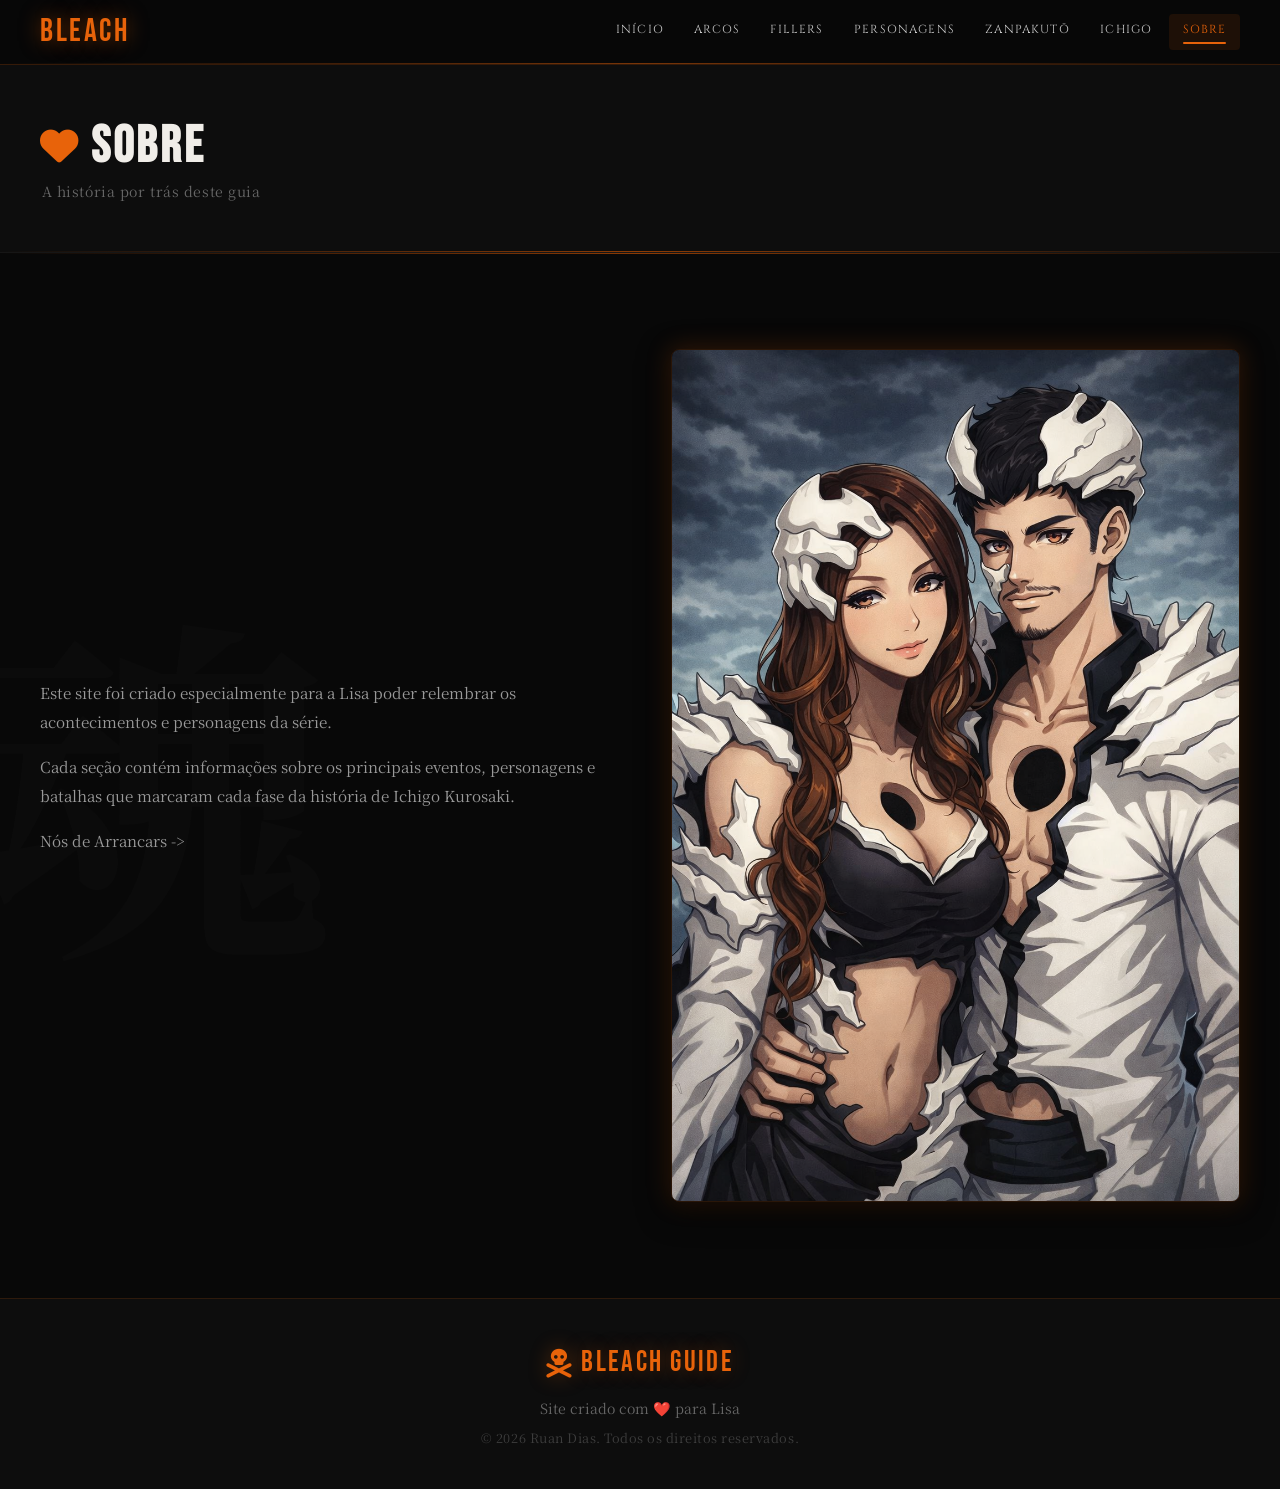
<file: pages/sobre.html>
<!DOCTYPE html>
<html lang="pt-br">
<head>
    <meta charset="UTF-8">
    <meta name="viewport" content="width=device-width, initial-scale=1.0, viewport-fit=cover">
    <title>Sobre — Bleach Guide</title>
    <link rel="stylesheet" href="../css/style.css">
    <link rel="stylesheet" href="../css/responsive.css">
    <link rel="stylesheet" href="../css/hub.css">
    <link rel="preconnect" href="https://fonts.googleapis.com">
    <link rel="preconnect" href="https://fonts.gstatic.com" crossorigin>
    <link href="https://fonts.googleapis.com/css2?family=Cinzel:wght@400;600;900&family=Noto+Serif+JP:wght@300;400;700&family=Bebas+Neue&display=swap" rel="stylesheet">
    <link rel="stylesheet" href="https://cdnjs.cloudflare.com/ajax/libs/font-awesome/6.4.0/css/all.min.css">
    <link rel="icon" type="image/png" href="../images/icon.png">
</head>
<body>

    <div id="site-header"></div>

    <div class="page-hero">
        <div class="container">
            <h1 class="page-hero-title"><i class="fas fa-heart"></i> Sobre</h1>
            <p class="page-hero-sub">A história por trás deste guia</p>
        </div>
    </div>

    <section class="about-section">
        <div class="container">
            <div class="about-content">
                <div class="about-text">
                    <p>Este site foi criado especialmente para a Lisa poder relembrar os acontecimentos e personagens da série.</p>
                    <p>Cada seção contém informações sobre os principais eventos, personagens e batalhas que marcaram cada fase da história de Ichigo Kurosaki.</p>
                    <p>Nós de Arrancars -></p>
                </div>
                <div class="about-image">
                    <img src="../images/about/about.png" alt="Sobre o site" class="about-img">
                </div>
            </div>
        </div>
    </section>

    <div id="site-footer"></div>
    <script src="../js/components.js"></script>
    <script src="../js/script.js"></script>
</body>
</html>
</file>
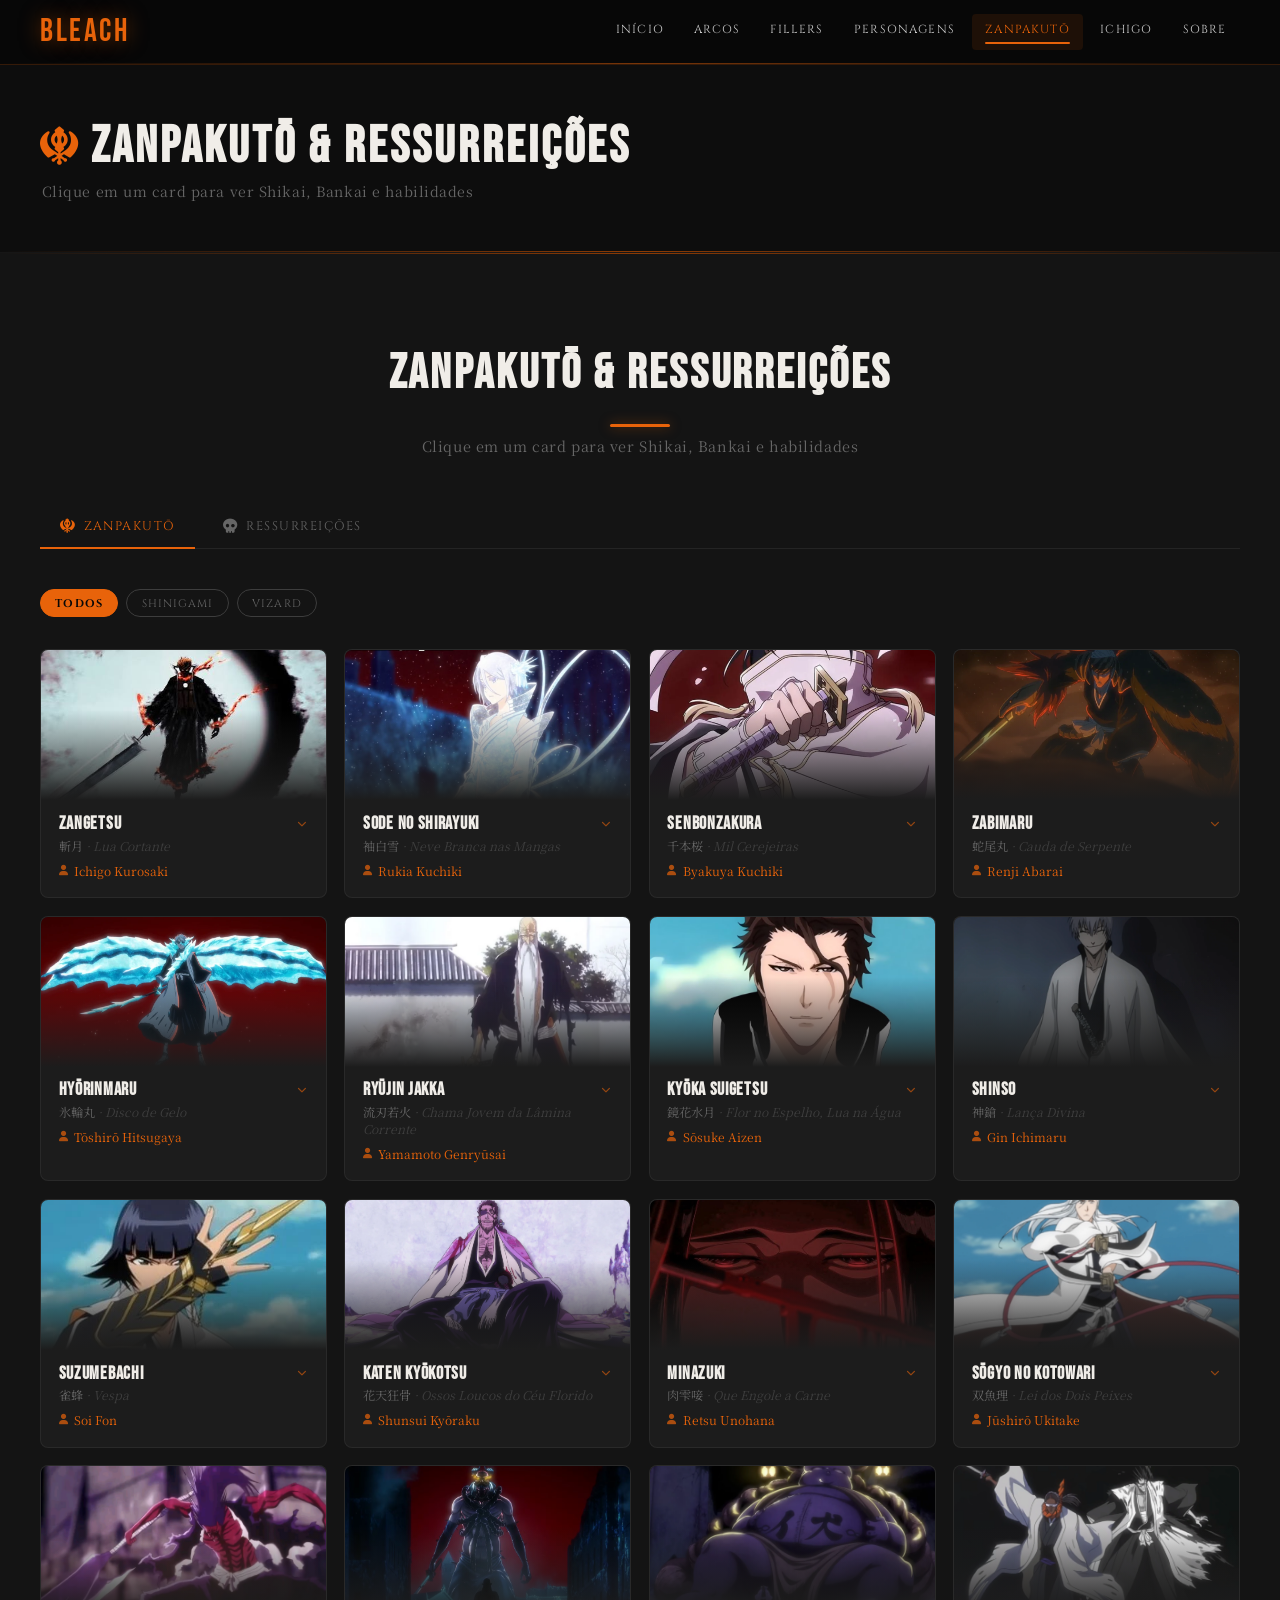
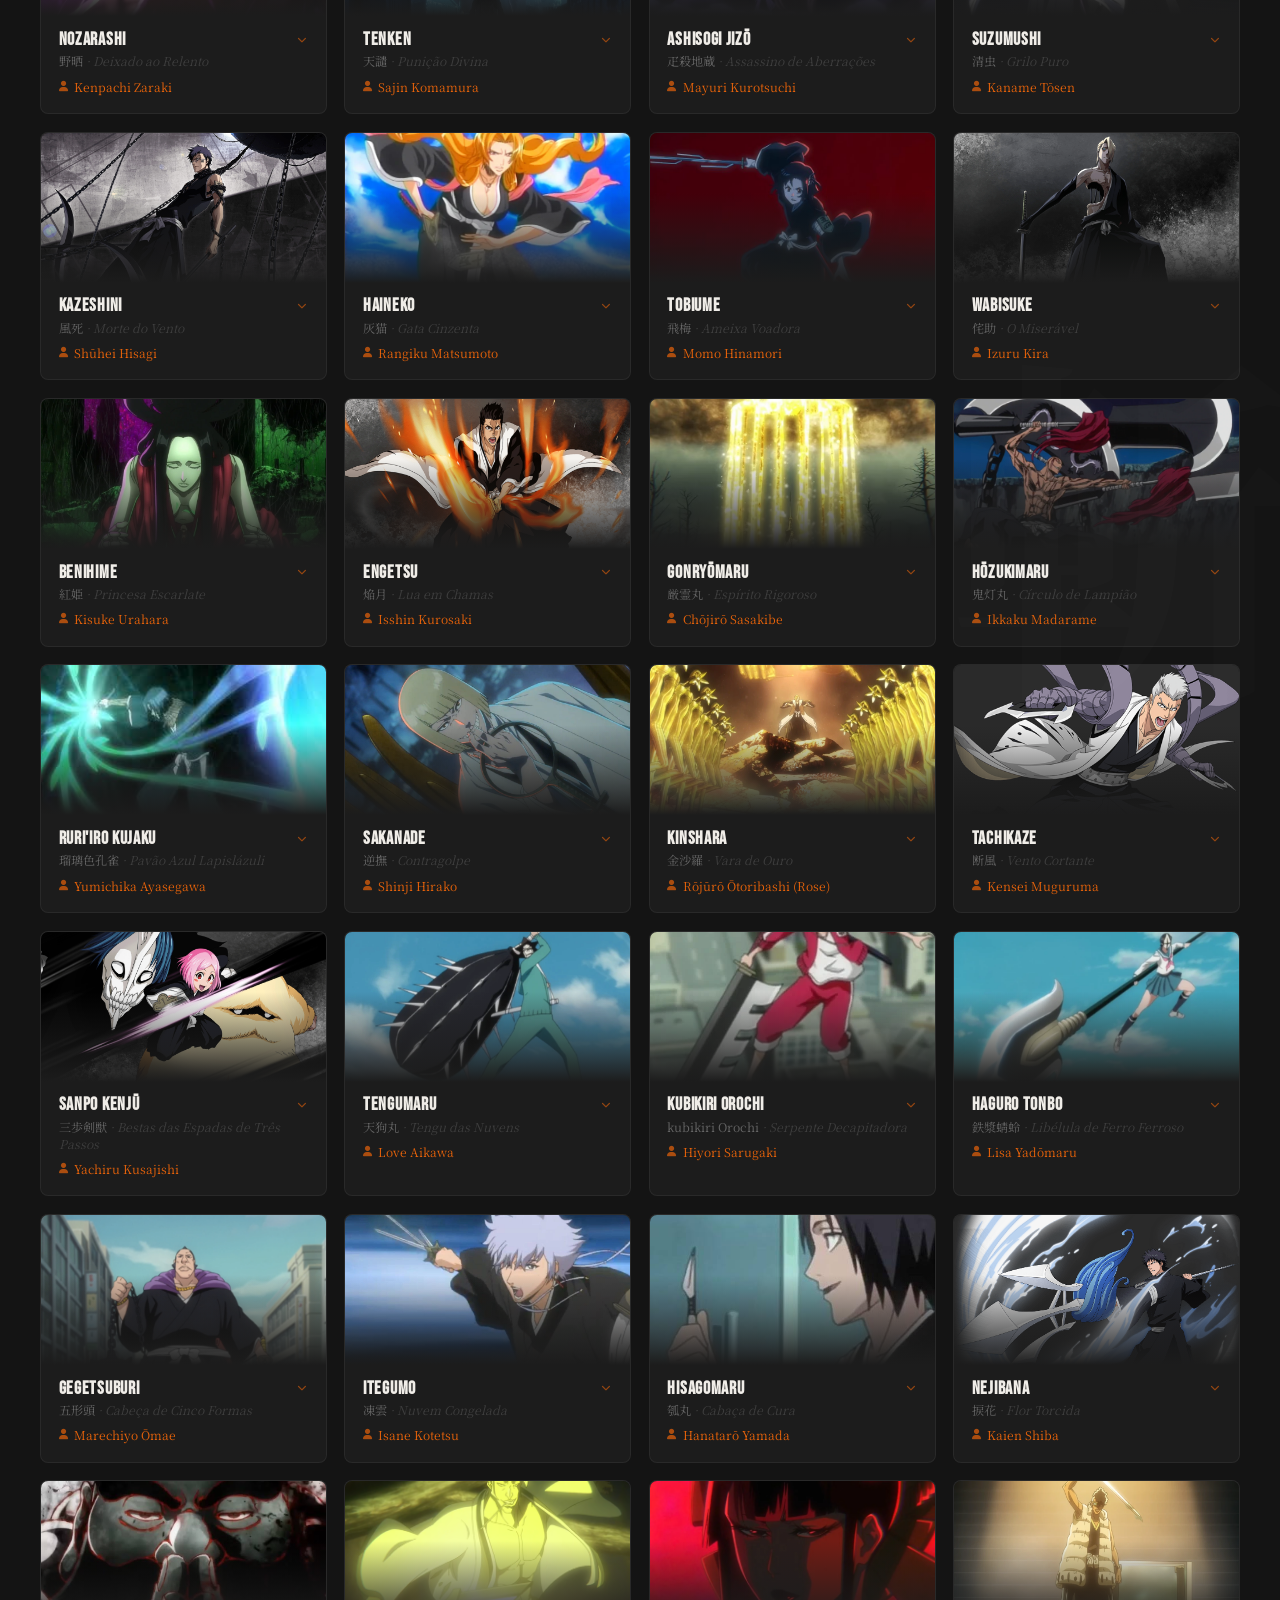
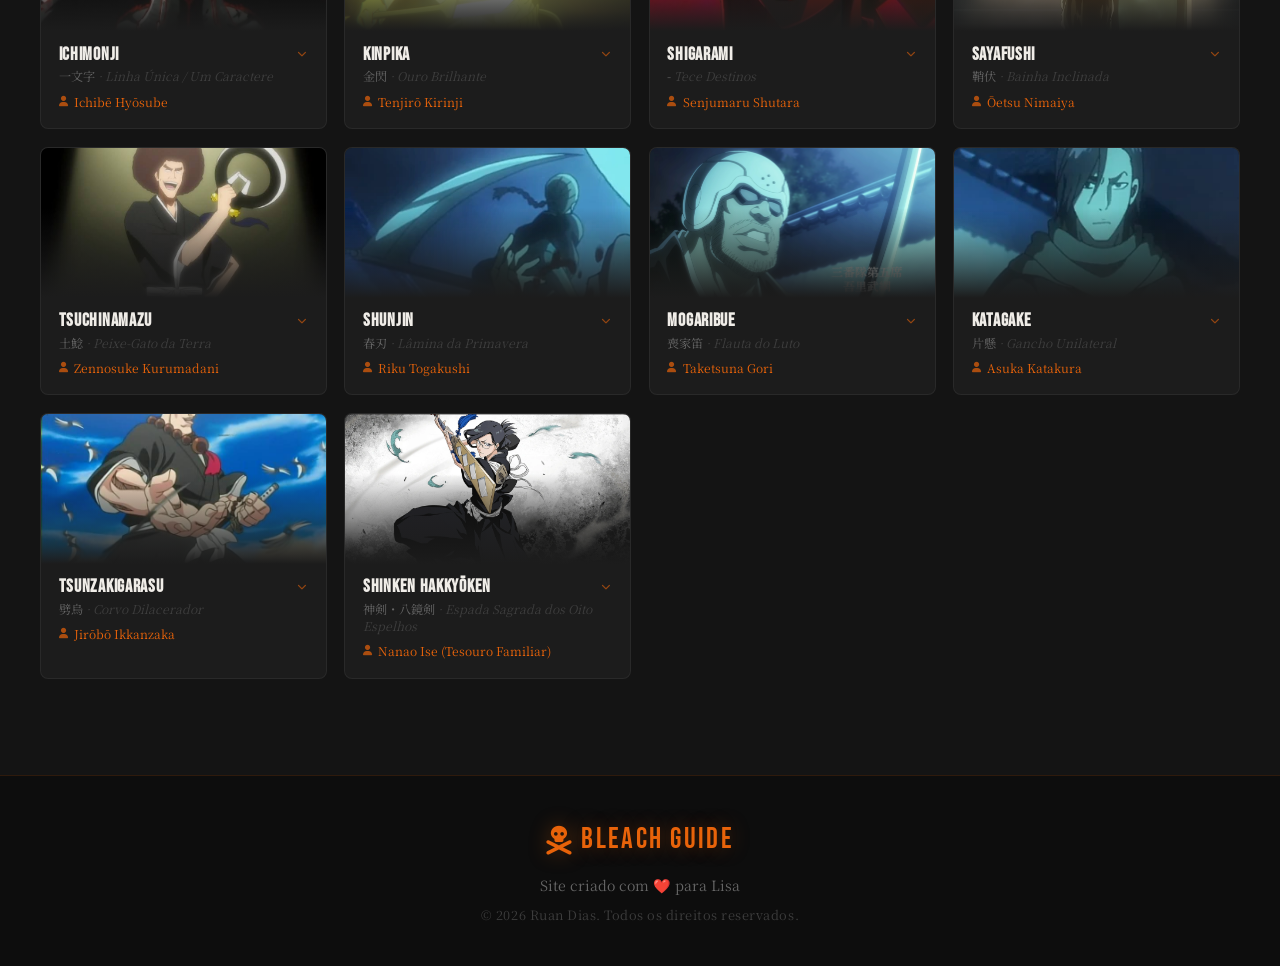
<file: pages/zanpakuto.html>
<!DOCTYPE html>
<html lang="pt-br">
<head>
    <meta charset="UTF-8">
    <meta name="viewport" content="width=device-width, initial-scale=1.0, viewport-fit=cover">
    <title>Zanpakutō — Bleach Guide</title>
    <link rel="stylesheet" href="../css/style.css">
    <link rel="stylesheet" href="../css/responsive.css">
    <link rel="stylesheet" href="../css/hub.css">
    <link rel="stylesheet" href="../css/zanpakuto.css">
    <link rel="preconnect" href="https://fonts.googleapis.com">
    <link rel="preconnect" href="https://fonts.gstatic.com" crossorigin>
    <link href="https://fonts.googleapis.com/css2?family=Cinzel:wght@400;600;900&family=Noto+Serif+JP:wght@300;400;700&family=Bebas+Neue&display=swap" rel="stylesheet">
    <link rel="stylesheet" href="https://cdnjs.cloudflare.com/ajax/libs/font-awesome/6.4.0/css/all.min.css">
    <link rel="icon" type="image/png" href="../images/icon.png">
</head>
<body>

    <div id="site-header"></div>

    <div class="page-hero">
        <div class="container">
            <h1 class="page-hero-title"><i class="fas fa-khanda"></i> Zanpakutō &amp; Ressurreições</h1>
            <p class="page-hero-sub">Clique em um card para ver Shikai, Bankai e habilidades</p>
        </div>
    </div>

    <section id="zanpakuto" class="zanpakuto-section">
        <div class="container">
    
            <h2 class="section-title">Zanpakutō &amp; Ressurreições</h2>
            <p class="section-subtitle">Clique em um card para ver Shikai, Bankai e habilidades</p>
    
            <!-- Sub-abas -->
            <div class="zp-tabs-header">
                <button class="zp-tab-btn active" data-zptab="zanpakuto">
                    <i class="fas fa-khanda"></i> Zanpakutō
                </button>
                <button class="zp-tab-btn" data-zptab="resurreccions">
                    <i class="fas fa-skull"></i> Ressurreições
                </button>
            </div>
    
            <!-- PANE — ZANPAKUTŌ -->
            <div class="zp-pane active" id="zp-zanpakuto">
    
                <!-- Filtros -->
                <div class="zp-filter-bar">
                    <button class="zp-filter-btn active" data-filter="all">Todos</button>
                    <button class="zp-filter-btn" data-filter="shinigami">Shinigami</button>
                    <button class="zp-filter-btn" data-filter="vizard">Vizard</button>
                </div>
    
                <div class="zp-grid">
    
                    <!-- ─── Zangetsu ─── -->
                    <article class="zp-card" data-type="shinigami">
                        <div class="zp-image-wrap">
                            <img src="../images/zanpakuto/zangetsu.jfif" alt="Zangetsu" class="zp-img" onerror="this.parentElement.classList.add('zp-no-img')">
                            <div class="zp-img-placeholder">
                                <span class="zp-placeholder-kanji">斬</span>
                            </div>
                        </div>
                        <div class="zp-body">
                            <h4 class="zp-name">Zangetsu</h4>
                            <p class="zp-kanji">斬月 <span class="zp-meaning">· Lua Cortante</span></p>
                            <p class="zp-owner"><i class="fas fa-user"></i> Ichigo Kurosaki</p>
                            <div class="zp-details">
                                <div class="zp-release">
                                    <span class="zp-label zp-label--shikai">Shikai</span>
                                    <p class="zp-release-cmd">"Getsuga Tenshō"</p>
                                    <p class="zp-release-desc">Lança uma onda de energia espiritual em forma de crescente negro.</p>
                                </div>
                                <div class="zp-release">
                                    <span class="zp-label zp-label--bankai">Bankai</span>
                                    <p class="zp-release-cmd">Tensa Zangetsu</p>
                                    <p class="zp-release-desc">Comprime toda a energia em uma única lâmina negra. Velocidade e poder extremos.</p>
                                </div>
                            </div>
                        </div>
                    </article>
    
                    <!-- ─── Sode no Shirayuki ─── -->
                    <article class="zp-card" data-type="shinigami">
                        <div class="zp-image-wrap">
                            <img src="../images/zanpakuto/sode-no-shirayuki.avif" alt="Sode no Shirayuki" class="zp-img" onerror="this.parentElement.classList.add('zp-no-img')">
                            <div class="zp-img-placeholder"><span class="zp-placeholder-kanji">雪</span></div>
                        </div>
                        <div class="zp-body">
                            <h4 class="zp-name">Sode no Shirayuki</h4>
                            <p class="zp-kanji">袖白雪 <span class="zp-meaning">· Neve Branca nas Mangas</span></p>
                            <p class="zp-owner"><i class="fas fa-user"></i> Rukia Kuchiki</p>
                            <div class="zp-details">
                                <div class="zp-release">
                                    <span class="zp-label zp-label--shikai">Shikai</span>
                                    <p class="zp-release-cmd">"Dance, Sode no Shirayuki"</p>
                                    <p class="zp-release-desc">Controle do gelo. Some no Mai, Tsugi no Mai e San no Mai.</p>
                                </div>
                                <div class="zp-release">
                                    <span class="zp-label zp-label--bankai">Bankai</span>
                                    <p class="zp-release-cmd">Hakka no Togame</p>
                                    <p class="zp-release-desc">Temperatura absoluta — tudo que toca congela instantaneamente, incluindo o ar.</p>
                                </div>
                            </div>
                        </div>
                    </article>
    
                    <!-- ─── Senbonzakura ─── -->
                    <article class="zp-card" data-type="shinigami">
                        <div class="zp-image-wrap">
                            <img src="../images/zanpakuto/senbonzakura.webp" alt="Senbonzakura" class="zp-img" onerror="this.parentElement.classList.add('zp-no-img')">
                            <div class="zp-img-placeholder"><span class="zp-placeholder-kanji">桜</span></div>
                        </div>
                        <div class="zp-body">
                            <h4 class="zp-name">Senbonzakura</h4>
                            <p class="zp-kanji">千本桜 <span class="zp-meaning">· Mil Cerejeiras</span></p>
                            <p class="zp-owner"><i class="fas fa-user"></i> Byakuya Kuchiki</p>
                            <div class="zp-details">
                                <div class="zp-release">
                                    <span class="zp-label zp-label--shikai">Shikai</span>
                                    <p class="zp-release-cmd">"Dispersar, Senbonzakura"</p>
                                    <p class="zp-release-desc">A lâmina fragmenta-se em milhares de pétalas de aço microscópicas.</p>
                                </div>
                                <div class="zp-release">
                                    <span class="zp-label zp-label--bankai">Bankai</span>
                                    <p class="zp-release-cmd">Senbonzakura Kageyoshi</p>
                                    <p class="zp-release-desc">Mil espadas brotam do chão multiplicando as pétalas em escala colossal.</p>
                                </div>
                            </div>
                        </div>
                    </article>
    
                    <!-- ─── Zabimaru ─── -->
                    <article class="zp-card" data-type="shinigami">
                        <div class="zp-image-wrap">
                            <img src="../images/zanpakuto/zabimaru.webp" alt="Zabimaru" class="zp-img" onerror="this.parentElement.classList.add('zp-no-img')">
                            <div class="zp-img-placeholder"><span class="zp-placeholder-kanji">蛇</span></div>
                        </div>
                        <div class="zp-body">
                            <h4 class="zp-name">Zabimaru</h4>
                            <p class="zp-kanji">蛇尾丸 <span class="zp-meaning">· Cauda de Serpente</span></p>
                            <p class="zp-owner"><i class="fas fa-user"></i> Renji Abarai</p>
                            <div class="zp-details">
                                <div class="zp-release">
                                    <span class="zp-label zp-label--shikai">Shikai</span>
                                    <p class="zp-release-cmd">"Ruja, Zabimaru"</p>
                                    <p class="zp-release-desc">A lâmina segmenta-se em ossos dentados conectados, extensível como chicote.</p>
                                </div>
                                <div class="zp-release">
                                    <span class="zp-label zp-label--bankai">Bankai</span>
                                    <p class="zp-release-cmd">Soo Zabimaru</p>
                                    <p class="zp-release-desc">Uma serpente esquelética gigante de ossos e chamas envolve o portador.</p>
                                </div>
                            </div>
                        </div>
                    </article>
    
                    <!-- ─── Hyōrinmaru ─── -->
                    <article class="zp-card" data-type="shinigami">
                        <div class="zp-image-wrap">
                            <img src="../images/zanpakuto/hyorinmaru.webp" alt="Hyōrinmaru" class="zp-img" onerror="this.parentElement.classList.add('zp-no-img')">
                            <div class="zp-img-placeholder"><span class="zp-placeholder-kanji">氷</span></div>
                        </div>
                        <div class="zp-body">
                            <h4 class="zp-name">Hyōrinmaru</h4>
                            <p class="zp-kanji">氷輪丸 <span class="zp-meaning">· Disco de Gelo</span></p>
                            <p class="zp-owner"><i class="fas fa-user"></i> Tōshirō Hitsugaya</p>
                            <div class="zp-details">
                                <div class="zp-release">
                                    <span class="zp-label zp-label--shikai">Shikai</span>
                                    <p class="zp-release-cmd">"Cresca sobre os céus congelados, Hyōrinmaru"</p>
                                    <p class="zp-release-desc">Controle absoluto da água e gelo. Forma um dragão de gelo ao redor da lâmina.</p>
                                </div>
                                <div class="zp-release">
                                    <span class="zp-label zp-label--bankai">Bankai</span>
                                    <p class="zp-release-cmd">Daiguren Hyōrinmaru</p>
                                    <p class="zp-release-desc">Asas e cauda de gelo cristalino. Congela toda a área ao redor do portador.</p>
                                </div>
                            </div>
                        </div>
                    </article>
    
                    <!-- ─── Ryūjin Jakka ─── -->
                    <article class="zp-card" data-type="shinigami">
                        <div class="zp-image-wrap">
                            <img src="../images/zanpakuto/ryujin-jakka.webp" alt="Ryūjin Jakka" class="zp-img" onerror="this.parentElement.classList.add('zp-no-img')">
                            <div class="zp-img-placeholder"><span class="zp-placeholder-kanji">炎</span></div>
                        </div>
                        <div class="zp-body">
                            <h4 class="zp-name">Ryūjin Jakka</h4>
                            <p class="zp-kanji">流刃若火 <span class="zp-meaning">· Chama Jovem da Lâmina Corrente</span></p>
                            <p class="zp-owner"><i class="fas fa-user"></i> Yamamoto Genryūsai</p>
                            <div class="zp-details">
                                <div class="zp-release">
                                    <span class="zp-label zp-label--shikai">Shikai</span>
                                    <p class="zp-release-cmd">"Torne tudo cinzas, Ryūjin Jakka"</p>
                                    <p class="zp-release-desc">A Zanpakutō de fogo mais poderosa. Incendeia tudo ao redor, criando o Ennetsu Jigoku.</p>
                                </div>
                                <div class="zp-release">
                                    <span class="zp-label zp-label--bankai">Bankai</span>
                                    <p class="zp-release-cmd">Zanka no Tachi</p>
                                    <p class="zp-release-desc">Todo o fogo do mundo comprimido na lâmina. Quatro formas: Higashi, Nishi, Minami e Kita.</p>
                                </div>
                            </div>
                        </div>
                    </article>
    
                    <!-- ─── Kyōka Suigetsu ─── -->
                    <article class="zp-card" data-type="shinigami">
                        <div class="zp-image-wrap">
                            <img src="../images/zanpakuto/kyoka-suigetsu.avif" alt="Kyōka Suigetsu" class="zp-img" onerror="this.parentElement.classList.add('zp-no-img')">
                            <div class="zp-img-placeholder"><span class="zp-placeholder-kanji">月</span></div>
                        </div>
                        <div class="zp-body">
                            <h4 class="zp-name">Kyōka Suigetsu</h4>
                            <p class="zp-kanji">鏡花水月 <span class="zp-meaning">· Flor no Espelho, Lua na Água</span></p>
                            <p class="zp-owner"><i class="fas fa-user"></i> Sōsuke Aizen</p>
                            <div class="zp-details">
                                <div class="zp-release">
                                    <span class="zp-label zp-label--shikai">Shikai</span>
                                    <p class="zp-release-cmd">"Kudakero, Kyōka Suigetsu"</p>
                                    <p class="zp-release-desc">Hipnose perfeita e completa — controla todos os cinco sentidos de quem viu a liberação.</p>
                                </div>
                                <div class="zp-release zp-release--none">
                                    <span class="zp-label zp-label--none">Bankai</span>
                                    <p class="zp-release-desc">Não revelada???</p>
                                </div>
                            </div>
                        </div>
                    </article>
    
                    <!-- ─── Shinso ─── -->
                    <article class="zp-card" data-type="shinigami">
                        <div class="zp-image-wrap">
                            <img src="../images/zanpakuto/shinso.webp" alt="Shinso" class="zp-img" onerror="this.parentElement.classList.add('zp-no-img')">
                            <div class="zp-img-placeholder"><span class="zp-placeholder-kanji">神</span></div>
                        </div>
                        <div class="zp-body">
                            <h4 class="zp-name">Shinso</h4>
                            <p class="zp-kanji">神鎗 <span class="zp-meaning">· Lança Divina</span></p>
                            <p class="zp-owner"><i class="fas fa-user"></i> Gin Ichimaru</p>
                            <div class="zp-details">
                                <div class="zp-release">
                                    <span class="zp-label zp-label--shikai">Shikai</span>
                                    <p class="zp-release-cmd">"Atire e mate, Shinso"</p>
                                    <p class="zp-release-desc">A lâmina se estende a velocidade extrema — 500 vezes seu comprimento original.</p>
                                </div>
                                <div class="zp-release">
                                    <span class="zp-label zp-label--bankai">Bankai</span>
                                    <p class="zp-release-cmd">Kamishini no Yari</p>
                                    <p class="zp-release-desc">Extensão de 13km à velocidade da luz. Contém veneno que desintegra a reiatsu.</p>
                                </div>
                            </div>
                        </div>
                    </article>
    
                    <!-- ─── Suzumebachi ─── -->
                    <article class="zp-card" data-type="shinigami">
                        <div class="zp-image-wrap">
                            <img src="../images/zanpakuto/suzumebachi.webp" alt="Suzumebachi" class="zp-img" onerror="this.parentElement.classList.add('zp-no-img')">
                            <div class="zp-img-placeholder"><span class="zp-placeholder-kanji">蜂</span></div>
                        </div>
                        <div class="zp-body">
                            <h4 class="zp-name">Suzumebachi</h4>
                            <p class="zp-kanji">雀蜂 <span class="zp-meaning">· Vespa</span></p>
                            <p class="zp-owner"><i class="fas fa-user"></i> Soi Fon</p>
                            <div class="zp-details">
                                <div class="zp-release">
                                    <span class="zp-label zp-label--shikai">Shikai</span>
                                    <p class="zp-release-cmd">"Ferroe, Suzumebachi"</p>
                                    <p class="zp-release-desc">Soco-inglês com ferrão. Dois golpes no mesmo ponto causam morte instantânea.</p>
                                </div>
                                <div class="zp-release">
                                    <span class="zp-label zp-label--bankai">Bankai</span>
                                    <p class="zp-release-cmd">Jakuhō Raikōben</p>
                                    <p class="zp-release-desc">Armadura de vespa no braço que dispara um míssil explosivo de alta potência.</p>
                                </div>
                            </div>
                        </div>
                    </article>
    
                    <!-- ─── Katen Kyōkotsu ─── -->
                    <article class="zp-card" data-type="shinigami">
                        <div class="zp-image-wrap">
                            <img src="../images/zanpakuto/katen-kyokotsu.webp" alt="Katen Kyōkotsu" class="zp-img" onerror="this.parentElement.classList.add('zp-no-img')">
                            <div class="zp-img-placeholder"><span class="zp-placeholder-kanji">花</span></div>
                        </div>
                        <div class="zp-body">
                            <h4 class="zp-name">Katen Kyōkotsu</h4>
                            <p class="zp-kanji">花天狂骨 <span class="zp-meaning">· Ossos Loucos do Céu Florido</span></p>
                            <p class="zp-owner"><i class="fas fa-user"></i> Shunsui Kyōraku</p>
                            <div class="zp-details">
                                <div class="zp-release">
                                    <span class="zp-label zp-label--shikai">Shikai</span>
                                    <p class="zp-release-cmd">"Fúria do Vento das Flores e Rugido do Deus das Flores, Fúria do Vento Celestial e Zombaria do Demônio Celestial"</p>
                                    <p class="zp-release-desc">Dois sabres. Cria "jogos" cujas regras afetam a realidade do combate.</p>
                                </div>
                                <div class="zp-release">
                                    <span class="zp-label zp-label--bankai">Bankai</span>
                                    <p class="zp-release-cmd">Katen Kyōkotsu: Karamatsu Shinjū</p>
                                    <p class="zp-release-desc">Zona de escuridão onde o sofrimento do portador se transfere ao inimigo.</p>
                                </div>
                            </div>
                        </div>
                    </article>
    
                    <!-- ─── Minazuki ─── -->
                    <article class="zp-card" data-type="shinigami">
                        <div class="zp-image-wrap">
                            <img src="../images/zanpakuto/minazuki.jpg" alt="Minazuki" class="zp-img" onerror="this.parentElement.classList.add('zp-no-img')">
                            <div class="zp-img-placeholder"><span class="zp-placeholder-kanji">癒</span></div>
                        </div>
                        <div class="zp-body">
                            <h4 class="zp-name">Minazuki</h4>
                            <p class="zp-kanji">肉雫唼 <span class="zp-meaning">· Que Engole a Carne</span></p>
                            <p class="zp-owner"><i class="fas fa-user"></i> Retsu Unohana</p>
                            <div class="zp-details">
                                <div class="zp-release">
                                    <span class="zp-label zp-label--shikai">Shikai</span>
                                    <p class="zp-release-cmd">"Minazuki"</p>
                                    <p class="zp-release-desc">Manta-raia gigante que cura os feridos dentro de seu corpo.</p>
                                </div>
                                <div class="zp-release">
                                    <span class="zp-label zp-label--bankai">Bankai</span>
                                    <p class="zp-release-cmd">Minazuki</p>
                                    <p class="zp-release-desc">Chão coberto de sangue curativo. A portadora fica mais forte quanto mais dano sofre.</p>
                                </div>
                            </div>
                        </div>
                    </article>
    
                    <!-- ─── Sōgyo no Kotowari ─── -->
                    <article class="zp-card" data-type="shinigami">
                        <div class="zp-image-wrap">
                            <img src="../images/zanpakuto/sogyo-no-kotowari.webp" alt="Sōgyo no Kotowari" class="zp-img" onerror="this.parentElement.classList.add('zp-no-img')">
                            <div class="zp-img-placeholder"><span class="zp-placeholder-kanji">双</span></div>
                        </div>
                        <div class="zp-body">
                            <h4 class="zp-name">Sōgyo no Kotowari</h4>
                            <p class="zp-kanji">双魚理 <span class="zp-meaning">· Lei dos Dois Peixes</span></p>
                            <p class="zp-owner"><i class="fas fa-user"></i> Jūshirō Ukitake</p>
                            <div class="zp-details">
                                <div class="zp-release">
                                    <span class="zp-label zp-label--shikai">Shikai</span>
                                    <p class="zp-release-cmd">"Nadegiri, Sōgyo no Kotowari"</p>
                                    <p class="zp-release-desc">Dois sabres ligados por cordas vermelhas. Absorve ataques e os redireciona.</p>
                                </div>
                                <div class="zp-release zp-release--none">
                                    <span class="zp-label zp-label--none">Bankai</span>
                                    <p class="zp-release-desc">Não revelada.</p>
                                </div>
                            </div>
                        </div>
                    </article>
    
                    <!-- ─── Nozarashi ─── -->
                    <article class="zp-card" data-type="shinigami">
                        <div class="zp-image-wrap">
                            <img src="../images/zanpakuto/nozarashi.webp" alt="Nozarashi" class="zp-img" onerror="this.parentElement.classList.add('zp-no-img')">
                            <div class="zp-img-placeholder"><span class="zp-placeholder-kanji">鬼</span></div>
                        </div>
                        <div class="zp-body">
                            <h4 class="zp-name">Nozarashi</h4>
                            <p class="zp-kanji">野晒 <span class="zp-meaning">· Deixado ao Relento</span></p>
                            <p class="zp-owner"><i class="fas fa-user"></i> Kenpachi Zaraki</p>
                            <div class="zp-details">
                                <div class="zp-release">
                                    <span class="zp-label zp-label--shikai">Shikai</span>
                                    <p class="zp-release-cmd">"Corte, Nozarashi"</p>
                                    <p class="zp-release-desc">Enorme cutelo que corta qualquer coisa com reiatsu puro e bruto.</p>
                                </div>
                                <div class="zp-release">
                                    <span class="zp-label zp-label--bankai">Bankai</span>
                                    <p class="zp-release-cmd">Beba, Nozarashi</p>
                                    <p class="zp-release-desc">Forma demoníaca com poder destrutivo imenso. A mais BRUTA de todas as Bankais.</p>
                                </div>
                            </div>
                        </div>
                    </article>
    
                    <!-- ─── Tenken ─── -->
                    <article class="zp-card" data-type="shinigami">
                        <div class="zp-image-wrap">
                            <img src="../images/zanpakuto/tenken.avif" alt="Tenken" class="zp-img" onerror="this.parentElement.classList.add('zp-no-img')">
                            <div class="zp-img-placeholder"><span class="zp-placeholder-kanji">天</span></div>
                        </div>
                        <div class="zp-body">
                            <h4 class="zp-name">Tenken</h4>
                            <p class="zp-kanji">天譴 <span class="zp-meaning">· Punição Divina</span></p>
                            <p class="zp-owner"><i class="fas fa-user"></i> Sajin Komamura</p>
                            <div class="zp-details">
                                <div class="zp-release">
                                    <span class="zp-label zp-label--shikai">Shikai</span>
                                    <p class="zp-release-cmd">"Ruja, Tenken"</p>
                                    <p class="zp-release-desc">Manifesta partes de um guerreiro espectral que espelha os movimentos do portador.</p>
                                </div>
                                <div class="zp-release">
                                    <span class="zp-label zp-label--bankai">Bankai</span>
                                    <p class="zp-release-cmd">Kokujō Tengen Myō'ō</p>
                                    <p class="zp-release-desc">Um samurai espectral gigante completo que espelha cada movimento do portador.</p>
                                </div>
                            </div>
                        </div>
                    </article>
    
                    <!-- ─── Ashisogi Jizō ─── -->
                    <article class="zp-card" data-type="shinigami">
                        <div class="zp-image-wrap">
                            <img src="../images/zanpakuto/ashisogi-jizo.webp" alt="Ashisogi Jizō" class="zp-img" onerror="this.parentElement.classList.add('zp-no-img')">
                            <div class="zp-img-placeholder"><span class="zp-placeholder-kanji">毒</span></div>
                        </div>
                        <div class="zp-body">
                            <h4 class="zp-name">Ashisogi Jizō</h4>
                            <p class="zp-kanji">疋殺地蔵 <span class="zp-meaning">· Assassino de Aberrações</span></p>
                            <p class="zp-owner"><i class="fas fa-user"></i> Mayuri Kurotsuchi</p>
                            <div class="zp-details">
                                <div class="zp-release">
                                    <span class="zp-label zp-label--shikai">Shikai</span>
                                    <p class="zp-release-cmd">"Rasgue, Ashisogi Jizō"</p>
                                    <p class="zp-release-desc">Lâmina com cabeça de bebê que paralisa o sistema nervoso motor dos atingidos.</p>
                                </div>
                                <div class="zp-release">
                                    <span class="zp-label zp-label--bankai">Bankai</span>
                                    <p class="zp-release-cmd">Konjiki Ashisogi Jizō</p>
                                    <p class="zp-release-desc">Larva gigante que vomita veneno personalizado para o DNA específico do inimigo.</p>
                                </div>
                            </div>
                        </div>
                    </article>
    
                    <!-- ─── Suzumushi ─── -->
                    <article class="zp-card" data-type="shinigami">
                        <div class="zp-image-wrap">
                            <img src="../images/zanpakuto/suzumushi.webp" alt="Suzumushi" class="zp-img" onerror="this.parentElement.classList.add('zp-no-img')">
                            <div class="zp-img-placeholder"><span class="zp-placeholder-kanji">虫</span></div>
                        </div>
                        <div class="zp-body">
                            <h4 class="zp-name">Suzumushi</h4>
                            <p class="zp-kanji">清虫 <span class="zp-meaning">· Grilo Puro</span></p>
                            <p class="zp-owner"><i class="fas fa-user"></i> Kaname Tōsen</p>
                            <div class="zp-details">
                                <div class="zp-release">
                                    <span class="zp-label zp-label--shikai">Shikai</span>
                                    <p class="zp-release-cmd">"Suzumushi"</p>
                                    <p class="zp-release-desc">Som que apaga a consciência de todos que o ouvem (exceto o portador).</p>
                                </div>
                                <div class="zp-release">
                                    <span class="zp-label zp-label--bankai">Bankai</span>
                                    <p class="zp-release-cmd">Suzumushi Nishiki: Benihikō</p>
                                    <p class="zp-release-desc">Esfera de escuridão absoluta que remove todos os sentidos exceto o tato.</p>
                                </div>
                            </div>
                        </div>
                    </article>
    
                    <!-- ─── Kazeshini ─── -->
                    <article class="zp-card" data-type="shinigami">
                        <div class="zp-image-wrap">
                            <img src="../images/zanpakuto/kazeshini.webp" alt="Kazeshini" class="zp-img" onerror="this.parentElement.classList.add('zp-no-img')">
                            <div class="zp-img-placeholder"><span class="zp-placeholder-kanji">風</span></div>
                        </div>
                        <div class="zp-body">
                            <h4 class="zp-name">Kazeshini</h4>
                            <p class="zp-kanji">風死 <span class="zp-meaning">· Morte do Vento</span></p>
                            <p class="zp-owner"><i class="fas fa-user"></i> Shūhei Hisagi</p>
                            <div class="zp-details">
                                <div class="zp-release">
                                    <span class="zp-label zp-label--shikai">Shikai</span>
                                    <p class="zp-release-cmd">"Ceife, Kazeshini"</p>
                                    <p class="zp-release-desc">Duas foices ligadas por correntes que giram criando vento cortante.</p>
                                </div>
                                <div class="zp-release zp-release--none">
                                    <span class="zp-label zp-label--none">Bankai</span>
                                    <p class="zp-release-desc">Não revelado.</p>
                                </div>
                            </div>
                        </div>
                    </article>
    
                    <!-- ─── Haineko ─── -->
                    <article class="zp-card" data-type="shinigami">
                        <div class="zp-image-wrap">
                            <img src="../images/zanpakuto/haineko.webp" alt="Haineko" class="zp-img" onerror="this.parentElement.classList.add('zp-no-img')">
                            <div class="zp-img-placeholder"><span class="zp-placeholder-kanji">灰</span></div>
                        </div>
                        <div class="zp-body">
                            <h4 class="zp-name">Haineko</h4>
                            <p class="zp-kanji">灰猫 <span class="zp-meaning">· Gata Cinzenta</span></p>
                            <p class="zp-owner"><i class="fas fa-user"></i> Rangiku Matsumoto</p>
                            <div class="zp-details">
                                <div class="zp-release">
                                    <span class="zp-label zp-label--shikai">Shikai</span>
                                    <p class="zp-release-cmd">"Ruja, Haineko"</p>
                                    <p class="zp-release-desc">A lâmina dissolve-se em cinzas que cortam ao comando da portadora.</p>
                                </div>
                                <div class="zp-release zp-release--none">
                                    <span class="zp-label zp-label--none">Bankai</span>
                                    <p class="zp-release-desc">Não revelado.</p>
                                </div>
                            </div>
                        </div>
                    </article>
    
                    <!-- ─── Tobiume ─── -->
                    <article class="zp-card" data-type="shinigami">
                        <div class="zp-image-wrap">
                            <img src="../images/zanpakuto/tobiume.jpg" alt="Tobiume" class="zp-img" onerror="this.parentElement.classList.add('zp-no-img')">
                            <div class="zp-img-placeholder"><span class="zp-placeholder-kanji">梅</span></div>
                        </div>
                        <div class="zp-body">
                            <h4 class="zp-name">Tobiume</h4>
                            <p class="zp-kanji">飛梅 <span class="zp-meaning">· Ameixa Voadora</span></p>
                            <p class="zp-owner"><i class="fas fa-user"></i> Momo Hinamori</p>
                            <div class="zp-details">
                                <div class="zp-release">
                                    <span class="zp-label zp-label--shikai">Shikai</span>
                                    <p class="zp-release-cmd">"Estoure, Tobiume"</p>
                                    <p class="zp-release-desc">Lâmina com nós que dispara esferas de energia espiritual em sequência rápida.</p>
                                </div>
                                <div class="zp-release zp-release--none">
                                    <span class="zp-label zp-label--none">Bankai</span>
                                    <p class="zp-release-desc">Não revelado.</p>
                                </div>
                            </div>
                        </div>
                    </article>
    
                    <!-- ─── Wabisuke ─── -->
                    <article class="zp-card" data-type="shinigami">
                        <div class="zp-image-wrap">
                            <img src="../images/zanpakuto/wabisuke.webp" alt="Wabisuke" class="zp-img" onerror="this.parentElement.classList.add('zp-no-img')">
                            <div class="zp-img-placeholder"><span class="zp-placeholder-kanji">重</span></div>
                        </div>
                        <div class="zp-body">
                            <h4 class="zp-name">Wabisuke</h4>
                            <p class="zp-kanji">侘助 <span class="zp-meaning">· O Miserável</span></p>
                            <p class="zp-owner"><i class="fas fa-user"></i> Izuru Kira</p>
                            <div class="zp-details">
                                <div class="zp-release">
                                    <span class="zp-label zp-label--shikai">Shikai</span>
                                    <p class="zp-release-cmd">"Levante a cabeça, Wabisuke"</p>
                                    <p class="zp-release-desc">Gancho quadrado que dobra o peso de tudo que toca a cada golpe consecutivo.</p>
                                </div>
                                <div class="zp-release zp-release--none">
                                    <span class="zp-label zp-label--none">Bankai</span>
                                    <p class="zp-release-desc">Não revelado.</p>
                                </div>
                            </div>
                        </div>
                    </article>
    
                    <!-- ─── Benihime ─── -->
                    <article class="zp-card" data-type="shinigami">
                        <div class="zp-image-wrap">
                            <img src="../images/zanpakuto/benihime.webp" alt="Benihime" class="zp-img" onerror="this.parentElement.classList.add('zp-no-img')">
                            <div class="zp-img-placeholder"><span class="zp-placeholder-kanji">紅</span></div>
                        </div>
                        <div class="zp-body">
                            <h4 class="zp-name">Benihime</h4>
                            <p class="zp-kanji">紅姫 <span class="zp-meaning">· Princesa Escarlate</span></p>
                            <p class="zp-owner"><i class="fas fa-user"></i> Kisuke Urahara</p>
                            <div class="zp-details">
                                <div class="zp-release">
                                    <span class="zp-label zp-label--shikai">Shikai</span>
                                    <p class="zp-release-cmd">"Acorde, Benihime"</p>
                                    <p class="zp-release-desc">Projéteis e barreiras de energia vermelha. Extremamente versátil em ataque e defesa.</p>
                                </div>
                                <div class="zp-release">
                                    <span class="zp-label zp-label--bankai">Bankai</span>
                                    <p class="zp-release-cmd">Kannonbiraki Benihime Aratame</p>
                                    <p class="zp-release-desc">Entidade feminina que reestrutura qualquer coisa que toca — corpos, objetos, espaço.</p>
                                </div>
                            </div>
                        </div>
                    </article>
    
                    <!-- ─── Engetsu ─── -->
                    <article class="zp-card" data-type="shinigami">
                        <div class="zp-image-wrap">
                            <img src="../images/zanpakuto/engetsu.webp" alt="Engetsu" class="zp-img" onerror="this.parentElement.classList.add('zp-no-img')">
                            <div class="zp-img-placeholder"><span class="zp-placeholder-kanji">月</span></div>
                        </div>
                        <div class="zp-body">
                            <h4 class="zp-name">Engetsu</h4>
                            <p class="zp-kanji">焔月 <span class="zp-meaning">· Lua em Chamas</span></p>
                            <p class="zp-owner"><i class="fas fa-user"></i> Isshin Kurosaki</p>
                            <div class="zp-details">
                                <div class="zp-release">
                                    <span class="zp-label zp-label--shikai">Shikai</span>
                                    <p class="zp-release-cmd">"Queime, Engetsu"</p>
                                    <p class="zp-release-desc">Controle de chamas. Técnica Getsuga Tenshō de fogo, similar à de Ichigo.</p>
                                </div>
                                <div class="zp-release zp-release--none">
                                    <span class="zp-label zp-label--none">Bankai</span>
                                    <p class="zp-release-desc">Não revelado.</p>
                                </div>
                            </div>
                        </div>
                    </article>
    
                    <!-- ─── Gonryōmaru ─── -->
                    <article class="zp-card" data-type="shinigami">
                        <div class="zp-image-wrap">
                            <img src="../images/zanpakuto/gonryomaru.avif" alt="Gonryōmaru" class="zp-img" onerror="this.parentElement.classList.add('zp-no-img')">
                            <div class="zp-img-placeholder"><span class="zp-placeholder-kanji">霊</span></div>
                        </div>
                        <div class="zp-body">
                            <h4 class="zp-name">Gonryōmaru</h4>
                            <p class="zp-kanji">厳霊丸 <span class="zp-meaning">· Espírito Rigoroso</span></p>
                            <p class="zp-owner"><i class="fas fa-user"></i> Chōjirō Sasakibe</p>
                            <div class="zp-details">
                                <div class="zp-release">
                                    <span class="zp-label zp-label--shikai">Shikai</span>
                                    <p class="zp-release-cmd">"Estoque, Gonryōmaru"</p>
                                    <p class="zp-release-desc">Estoque (florete) de precisão cirúrgica que perfura com velocidade extrema.</p>
                                </div>
                                <div class="zp-release">
                                    <span class="zp-label zp-label--bankai">Bankai</span>
                                    <p class="zp-release-cmd">Kōkō Gonryō Rikyū</p>
                                    <p class="zp-release-desc">Nuvem de trovão dourado que descarrega raios de alta potência ao redor.</p>
                                </div>
                            </div>
                        </div>
                    </article>
    
                    <!-- ─── Hōzukimaru ─── -->
                    <article class="zp-card" data-type="shinigami">
                        <div class="zp-image-wrap">
                            <img src="../images/zanpakuto/hozukimaru.webp" alt="Hōzukimaru" class="zp-img" onerror="this.parentElement.classList.add('zp-no-img')">
                            <div class="zp-img-placeholder"><span class="zp-placeholder-kanji">鬼</span></div>
                        </div>
                        <div class="zp-body">
                            <h4 class="zp-name">Hōzukimaru</h4>
                            <p class="zp-kanji">鬼灯丸 <span class="zp-meaning">· Círculo de Lampião</span></p>
                            <p class="zp-owner"><i class="fas fa-user"></i> Ikkaku Madarame</p>
                            <div class="zp-details">
                                <div class="zp-release">
                                    <span class="zp-label zp-label--shikai">Shikai</span>
                                    <p class="zp-release-cmd">"Cresça, Hōzukimaru"</p>
                                    <p class="zp-release-desc">Lança longa que se separa em três seções dentadas unidas por correntes.</p>
                                </div>
                                <div class="zp-release">
                                    <span class="zp-label zp-label--bankai">Bankai</span>
                                    <p class="zp-release-cmd">Ryūmon Hōzukimaru</p>
                                    <p class="zp-release-desc">Três enormes lâminas com dragão gravado. Aumenta de poder com o tempo de combate.</p>
                                </div>
                            </div>
                        </div>
                    </article>
    
                    <!-- ─── Ruri'iro Kujaku ─── -->
                    <article class="zp-card" data-type="shinigami">
                        <div class="zp-image-wrap">
                            <img src="../images/zanpakuto/ruriiro-kujaku.jpg" alt="Ruri'iro Kujaku" class="zp-img" onerror="this.parentElement.classList.add('zp-no-img')">
                            <div class="zp-img-placeholder"><span class="zp-placeholder-kanji">孔</span></div>
                        </div>
                        <div class="zp-body">
                            <h4 class="zp-name">Ruri'iro Kujaku</h4>
                            <p class="zp-kanji">瑠璃色孔雀 <span class="zp-meaning">· Pavão Azul Lapislázuli</span></p>
                            <p class="zp-owner"><i class="fas fa-user"></i> Yumichika Ayasegawa</p>
                            <div class="zp-details">
                                <div class="zp-release">
                                    <span class="zp-label zp-label--shikai">Shikai</span>
                                    <p class="zp-release-cmd">"Drene, Ruri'iro Kujaku"</p>
                                    <p class="zp-release-desc">Vinhas que enraízam no corpo do inimigo e drenam sua reiatsu para o portador.</p>
                                </div>
                                <div class="zp-release zp-release--none">
                                    <span class="zp-label zp-label--none">Bankai</span>
                                    <p class="zp-release-desc">Não revelado.</p>
                                </div>
                            </div>
                        </div>
                    </article>
    
                    <!-- ─── Sakanade (Vizard) ─── -->
                    <article class="zp-card" data-type="vizard">
                        <div class="zp-image-wrap">
                            <img src="../images/zanpakuto/sakanade.jpg" alt="Sakanade" class="zp-img" onerror="this.parentElement.classList.add('zp-no-img')">
                            <div class="zp-img-placeholder"><span class="zp-placeholder-kanji">逆</span></div>
                        </div>
                        <div class="zp-body">
                            <h4 class="zp-name">Sakanade</h4>
                            <p class="zp-kanji">逆撫 <span class="zp-meaning">· Contragolpe</span></p>
                            <p class="zp-owner"><i class="fas fa-user"></i> Shinji Hirako</p>
                            <div class="zp-details">
                                <div class="zp-release">
                                    <span class="zp-label zp-label--shikai">Shikai</span>
                                    <p class="zp-release-cmd">"Desmorone, Sakanade"</p>
                                    <p class="zp-release-desc">Inverte todos os sentidos do inimigo — frente/trás, esquerda/direita, cima/baixo.</p>
                                </div>
                                <div class="zp-release zp-release--none">
                                    <span class="zp-label zp-label--none">Bankai</span>
                                    <p class="zp-release-cmd">Sakashima Yokoshima Happofusagari</p>
                                    <p class="zp-release-desc">Inverte COMPLETAMENTE a percepção de quem é amigo e quem é inimigo em uma área próxima.</p>
                                </div>
                            </div>
                        </div>
                    </article>
    
                    <!-- ─── Kinshara (Vizard) ─── -->
                    <article class="zp-card" data-type="vizard">
                        <div class="zp-image-wrap">
                            <img src="../images/zanpakuto/kinshara.webp" alt="Kinshara" class="zp-img" onerror="this.parentElement.classList.add('zp-no-img')">
                            <div class="zp-img-placeholder"><span class="zp-placeholder-kanji">金</span></div>
                        </div>
                        <div class="zp-body">
                            <h4 class="zp-name">Kinshara</h4>
                            <p class="zp-kanji">金沙羅 <span class="zp-meaning">· Vara de Ouro</span></p>
                            <p class="zp-owner"><i class="fas fa-user"></i> Rōjūrō Ōtoribashi (Rose)</p>
                            <div class="zp-details">
                                <div class="zp-release">
                                    <span class="zp-label zp-label--shikai">Shikai</span>
                                    <p class="zp-release-cmd">"Kinshara"</p>
                                    <p class="zp-release-desc">Corda-chicote dourada controlada por composições musicais do portador.</p>
                                </div>
                                <div class="zp-release">
                                    <span class="zp-label zp-label--bankai">Bankai</span>
                                    <p class="zp-release-cmd">Kinshara Sōkōkui</p>
                                    <p class="zp-release-desc">Orquestra espiritual cujos sons causam destruição física no inimigo.</p>
                                </div>
                            </div>
                        </div>
                    </article>
    
                    <!-- ─── Tachikaze (Vizard) ─── -->
                    <article class="zp-card" data-type="vizard">
                        <div class="zp-image-wrap">
                            <img src="../images/zanpakuto/tachikaze.webp" alt="Tachikaze" class="zp-img" onerror="this.parentElement.classList.add('zp-no-img')">
                            <div class="zp-img-placeholder"><span class="zp-placeholder-kanji">断</span></div>
                        </div>
                        <div class="zp-body">
                            <h4 class="zp-name">Tachikaze</h4>
                            <p class="zp-kanji">断風 <span class="zp-meaning">· Vento Cortante</span></p>
                            <p class="zp-owner"><i class="fas fa-user"></i> Kensei Muguruma</p>
                            <div class="zp-details">
                                <div class="zp-release">
                                    <span class="zp-label zp-label--shikai">Shikai</span>
                                    <p class="zp-release-cmd">"Tachikaze"</p>
                                    <p class="zp-release-desc">Faca pequena que dispara explosões de vento cortante concentrado.</p>
                                </div>
                                <div class="zp-release">
                                    <span class="zp-label zp-label--bankai">Bankai</span>
                                    <p class="zp-release-cmd">Tekken Tachikaze</p>
                                    <p class="zp-release-desc">Knuckle-dusters nos braços que disparam explosões massivas de vento.</p>
                                </div>
                            </div>
                        </div>
                    </article>

                    <!-- ─── Sanpo Kenjū (Yachiru Kusajishi) ─── -->
                    <article class="zp-card" data-type="shinigami">
                        <div class="zp-image-wrap">
                            <img src="../images/zanpakuto/sanpo-kenju.webp" alt="Sanpo Kenjū" class="zp-img" onerror="this.parentElement.classList.add('zp-no-img')">
                            <div class="zp-img-placeholder"><span class="zp-placeholder-kanji">獣</span></div>
                        </div>
                        <div class="zp-body">
                            <h4 class="zp-name">Sanpo Kenjū</h4>
                            <p class="zp-kanji">三歩剣獣 <span class="zp-meaning">· Bestas das Espadas de Três Passos</span></p>
                            <p class="zp-owner"><i class="fas fa-user"></i> Yachiru Kusajishi</p>
                            <div class="zp-details">
                                <div class="zp-release">
                                    <span class="zp-label zp-label--shikai">Shikai</span>
                                    <p class="zp-release-cmd">"Apareça, Sanpo Kenjū"</p>
                                    <p class="zp-release-desc">Materializa duas bestas espirituais invisíveis que atacam antes e depois dos golpes de Yachiru, garantindo acertos inevitáveis.</p>
                                </div>
                                <div class="zp-release">
                                    <span class="zp-label zp-label--bankai">Bankai</span>
                                    <p class="zp-release-cmd">-</p>
                                    <p class="zp-release-desc">Não possui ou nunca revelou Bankai.</p>
                                </div>
                            </div>
                        </div>
                    </article>

                    <!-- ─── Tengumaru (Love Aikawa) ─── -->
                    <article class="zp-card" data-type="vizard">
                        <div class="zp-image-wrap">
                            <img src="../images/zanpakuto/tengumaru.webp" alt="Tengumaru" class="zp-img" onerror="this.parentElement.classList.add('zp-no-img')">
                            <div class="zp-img-placeholder"><span class="zp-placeholder-kanji">天</span></div>
                        </div>
                        <div class="zp-body">
                            <h4 class="zp-name">Tengumaru</h4>
                            <p class="zp-kanji">天狗丸 <span class="zp-meaning">· Tengu das Nuvens</span></p>
                            <p class="zp-owner"><i class="fas fa-user"></i> Love Aikawa</p>
                            <div class="zp-details">
                                <div class="zp-release">
                                    <span class="zp-label zp-label--shikai">Shikai</span>
                                    <p class="zp-release-cmd">"Esmague, Tengumaru"</p>
                                    <p class="zp-release-desc">Transforma-se em um clava Kanabō gigante cravada de espinhos, capaz de manipular e disparar projéteis de fogo de alto impacto.</p>
                                </div>
                                <div class="zp-release">
                                    <span class="zp-label zp-label--bankai">Bankai</span>
                                    <p class="zp-release-cmd">-</p>
                                    <p class="zp-release-desc">Não revelada no mangá.</p>
                                </div>
                            </div>
                        </div>
                    </article>

                    <!-- ─── Kubikiri Orochi (Hiyori Sarugaki) ─── -->
                    <article class="zp-card" data-type="vizard">
                        <div class="zp-image-wrap">
                            <img src="../images/zanpakuto/kubikiri-orochi.webp" alt="Kubikiri Orochi" class="zp-img" onerror="this.parentElement.classList.add('zp-no-img')">
                            <div class="zp-img-placeholder"><span class="zp-placeholder-kanji">蛇</span></div>
                        </div>
                        <div class="zp-body">
                            <h4 class="zp-name">Kubikiri Orochi</h4>
                            <p class="zp-kanji">kubikiri Orochi <span class="zp-meaning">· Serpente Decapitadora</span></p>
                            <p class="zp-owner"><i class="fas fa-user"></i> Hiyori Sarugaki</p>
                            <div class="zp-details">
                                <div class="zp-release">
                                    <span class="zp-label zp-label--shikai">Shikai</span>
                                    <p class="zp-release-cmd">"Corte, Kubikiri Orochi"</p>
                                    <p class="zp-release-desc">Transforma-se em uma lâmina de cutelo extremamente larga com dentes serrilhados, focada em decapitações brutais e força bruta.</p>
                                </div>
                                <div class="zp-release">
                                    <span class="zp-label zp-label--bankai">Bankai</span>
                                    <p class="zp-release-cmd">-</p>
                                    <p class="zp-release-desc">Não possui ou nunca revelou Bankai.</p>
                                </div>
                            </div>
                        </div>
                    </article>

                    <!-- ─── Haguro Tonbo (Lisa Yadōmaru) ─── -->
                    <article class="zp-card" data-type="vizard">
                        <div class="zp-image-wrap">
                            <img src="../images/zanpakuto/haguro-tonbo.webp" alt="Haguro Tonbo" class="zp-img" onerror="this.parentElement.classList.add('zp-no-img')">
                            <div class="zp-img-placeholder"><span class="zp-placeholder-kanji">蜻</span></div>
                        </div>
                        <div class="zp-body">
                            <h4 class="zp-name">Haguro Tonbo</h4>
                            <p class="zp-kanji">鉄漿蜻蛉 <span class="zp-meaning">· Libélula de Ferro Ferroso</span></p>
                            <p class="zp-owner"><i class="fas fa-user"></i> Lisa Yadōmaru</p>
                            <div class="zp-details">
                                <div class="zp-release">
                                    <span class="zp-label zp-label--shikai">Shikai</span>
                                    <p class="zp-release-cmd">"Esmague e destrua, Haguro Tonbo"</p>
                                    <p class="zp-release-desc">Transforma-se em uma lança Guan Dao pesada com uma grande lâmina na ponta e uma esfera de contrapeso na base.</p>
                                </div>
                                <div class="zp-release">
                                    <span class="zp-label zp-label--bankai">Bankai</span>
                                    <p class="zp-release-cmd">-</p>
                                    <p class="zp-release-desc">Não revelada no mangá.</p>
                                </div>
                            </div>
                        </div>
                    </article>

                    <!-- ─── Gegetsuburi (Marechiyo Ōmae) ─── -->
                    <article class="zp-card" data-type="shinigami">
                        <div class="zp-image-wrap">
                            <img src="../images/zanpakuto/gegetsuburi.webp" alt="Gegetsuburi" class="char-img" onerror="this.parentElement.classList.add('zp-no-img')">
                            <div class="zp-img-placeholder"><span class="zp-placeholder-kanji">頭</span></div>
                        </div>
                        <div class="zp-body">
                            <h4 class="zp-name">Gegetsuburi</h4>
                            <p class="zp-kanji">五形頭 <span class="zp-meaning">· Cabeça de Cinco Formas</span></p>
                            <p class="zp-owner"><i class="fas fa-user"></i> Marechiyo Ōmae</p>
                            <div class="zp-details">
                                <div class="zp-release">
                                    <span class="zp-label zp-label--shikai">Shikai</span>
                                    <p class="zp-release-cmd">"Esmague, Gegetsuburi"</p>
                                    <p class="zp-release-desc">Transforma a lâmina em uma pesada esfera cravada de espinhos presa a uma corrente longa para ataques de arremesso a distância.</p>
                                </div>
                                <div class="zp-release">
                                    <span class="zp-label zp-label--bankai">Bankai</span>
                                    <p class="zp-release-cmd">-</p>
                                    <p class="zp-release-desc">Não possui Bankai.</p>
                                </div>
                            </div>
                        </div>
                    </article>

                    <!-- ─── Itegumo (Isane Kotetsu) ─── -->
                    <article class="zp-card" data-type="shinigami">
                        <div class="zp-image-wrap">
                            <img src="../images/zanpakuto/itegumo.webp" alt="Itegumo" class="zp-img" onerror="this.parentElement.classList.add('zp-no-img')">
                            <div class="zp-img-placeholder"><span class="zp-placeholder-kanji">雲</span></div>
                        </div>
                        <div class="zp-body">
                            <h4 class="zp-name">Itegumo</h4>
                            <p class="zp-kanji">凍雲 <span class="zp-meaning">· Nuvem Congelada</span></p>
                            <p class="zp-owner"><i class="fas fa-user"></i> Isane Kotetsu</p>
                            <div class="zp-details">
                                <div class="zp-release">
                                    <span class="zp-label zp-label--shikai">Shikai</span>
                                    <p class="zp-release-cmd">"Corra, Itegumo"</p>
                                    <p class="zp-release-desc">Transforma a guarda da espada, fazendo surgirem duas lâminas menores adicionais projetadas em ângulos de 45 graus.</p>
                                </div>
                                <div class="zp-release">
                                    <span class="zp-label zp-label--bankai">Bankai</span>
                                    <p class="zp-release-cmd">-</p>
                                    <p class="zp-release-desc">Não possui ou nunca revelou Bankai.</p>
                                </div>
                            </div>
                        </div>
                    </article>

                    <!-- ─── Hisagomaru (Hanatarō Yamada) ─── -->
                    <article class="zp-card" data-type="shinigami">
                        <div class="zp-image-wrap">
                            <img src="../images/zanpakuto/hisagomaru.jfif" alt="Hisagomaru" class="zp-img" onerror="this.parentElement.classList.add('zp-no-img')">
                            <div class="zp-img-placeholder"><span class="zp-placeholder-kanji">瓢</span></div>
                        </div>
                        <div class="zp-body">
                            <h4 class="zp-name">Hisagomaru</h4>
                            <p class="zp-kanji">瓠丸 <span class="zp-meaning">· Cabaça de Cura</span></p>
                            <p class="zp-owner"><i class="fas fa-user"></i> Hanatarō Yamada</p>
                            <div class="zp-details">
                                <div class="zp-release">
                                    <span class="zp-label zp-label--shikai">Shikai</span>
                                    <p class="zp-release-cmd">"Cure, Hisagomaru"</p>
                                    <p class="zp-release-desc">Absorve ferimentos do alvo ao ser cortado. Ao atingir o limite, transforma-se em um bisturi escalpelo (Akeiro Hisagomaru) que dispara todo o dano absorvido de uma só vez.</p>
                                </div>
                                <div class="zp-release">
                                    <span class="zp-label zp-label--bankai">Bankai</span>
                                    <p class="zp-release-cmd">-</p>
                                    <p class="zp-release-desc">Não possui Bankai.</p>
                                </div>
                            </div>
                        </div>
                    </article>

                    <!-- ─── Nejibana (Kaien Shiba) ─── -->
                    <article class="zp-card" data-type="shinigami">
                        <div class="zp-image-wrap">
                            <img src="../images/zanpakuto/nejibana.png" alt="Nejibana" class="zp-img" onerror="this.parentElement.classList.add('zp-no-img')">
                            <div class="zp-img-placeholder"><span class="zp-placeholder-kanji">花</span></div>
                        </div>
                        <div class="zp-body">
                            <h4 class="zp-name">Nejibana</h4>
                            <p class="zp-kanji">捩花 <span class="zp-meaning">· Flor Torcida</span></p>
                            <p class="zp-owner"><i class="fas fa-user"></i> Kaien Shiba</p>
                            <div class="zp-details">
                                <div class="zp-release">
                                    <span class="zp-label zp-label--shikai">Shikai</span>
                                    <p class="zp-release-cmd">"Rua os mares do céu, Nejibana"</p>
                                    <p class="zp-release-desc">Transforma a espada em um tridente de três pontas com controle sobre correntes de água altamente destrutivas e cortantes.</p>
                                </div>
                                <div class="zp-release">
                                    <span class="zp-label zp-label--bankai">Bankai</span>
                                    <p class="zp-release-cmd">-</p>
                                    <p class="zp-release-desc">Não alcançou Bankai antes de sua morte.</p>
                                </div>
                            </div>
                        </div>
                    </article>

                    <!-- ─── Ichimonji (Ichibē Hyōsube) ─── -->
                    <article class="zp-card" data-type="divisao-zero">
                        <div class="zp-image-wrap">
                            <img src="../images/zanpakuto/ichimonji.jfif" alt="Ichimonji" class="zp-img" onerror="this.parentElement.classList.add('zp-no-img')">
                            <div class="zp-img-placeholder"><span class="zp-placeholder-kanji">一</span></div>
                        </div>
                        <div class="zp-body">
                            <h4 class="zp-name">Ichimonji</h4>
                            <p class="zp-kanji">一文字 <span class="zp-meaning">· Linha Única / Um Caractere</span></p>
                            <p class="zp-owner"><i class="fas fa-user"></i> Ichibē Hyōsube</p>
                            <div class="zp-details">
                                <div class="zp-release">
                                    <span class="zp-label zp-label--shikai">Shikai</span>
                                    <p class="zp-release-cmd">"Escureça, Ichimonji"</p>
                                    <p class="zp-release-desc">Toma a forma de um pincel de caligrafia gigante. A tinta emitida apaga o "nome" e o poder de tudo o que toca, reduzindo sua existência a nada.</p>
                                </div>
                                <div class="zp-release">
                                    <span class="zp-label zp-label--bankai">Shin'uchi</span>
                                    <p class="zp-release-cmd">Shirafude Ichimonji</p>
                                    <p class="zp-release-desc">A primeira Bankai da história (Shin'uchi). Permite reescrever o nome e as propriedades de alvos afetados pela tinta, alterando sua natureza fundamental (ex: Formiga).</p>
                                </div>
                            </div>
                        </div>
                    </article>

                    <!-- ─── Kinpika (Tenjirō Kirinji) ─── -->
                    <article class="zp-card" data-type="divisao-zero">
                        <div class="zp-image-wrap">
                            <img src="../images/zanpakuto/kinpika.png" alt="Kinpika" class="zp-img" onerror="this.parentElement.classList.add('zp-no-img')">
                            <div class="zp-img-placeholder"><span class="zp-placeholder-kanji">金</span></div>
                        </div>
                        <div class="zp-body">
                            <h4 class="zp-name">Kinpika</h4>
                            <p class="zp-kanji">金閃 <span class="zp-meaning">· Ouro Brilhante</span></p>
                            <p class="zp-owner"><i class="fas fa-user"></i> Tenjirō Kirinji</p>
                            <div class="zp-details">
                                <div class="zp-release">
                                    <span class="zp-label zp-label--shikai">Shikai</span>
                                    <p class="zp-release-cmd">"Ilumine, Kinpika"</p>
                                    <p class="zp-release-desc">Toma a forma de um grande remo de madeira com uma lâmina curva e brilhante no topo. Emitindo luz intensa para cegar inimigos.</p>
                                </div>
                                <div class="zp-release">
                                    <span class="zp-label zp-label--bankai">Bankai</span>
                                    <p class="zp-release-cmd">-</p>
                                    <p class="zp-release-desc">Não revelada no mangá.</p>
                                </div>
                            </div>
                        </div>
                    </article>

                    <!-- ─── Shatatsu Karagara Shigarami no Tsuji (Senjumaru Shutara) ─── -->
                    <article class="zp-card" data-type="divisao-zero">
                        <div class="zp-image-wrap">
                            <img src="../images/zanpakuto/senjumaru-bankai.webp" alt="Zanpakutō de Senjumaru" class="zp-img" onerror="this.parentElement.classList.add('zp-no-img')">
                            <div class="zp-img-placeholder"><span class="zp-placeholder-kanji">織</span></div>
                        </div>
                        <div class="zp-body">
                            <h4 class="zp-name">Shigarami</h4>
                            <p class="zp-kanji">- <span class="zp-meaning"> Tece Destinos</span></p>
                            <p class="zp-owner"><i class="fas fa-user"></i> Senjumaru Shutara</p>
                            <div class="zp-details">
                                <div class="zp-release">
                                    <span class="zp-label zp-label--shikai">Shikai</span>
                                    <p class="zp-release-cmd">Costure, Shigarami</p>
                                    <p class="zp-release-desc">Agulhadas.</p>
                                </div>
                                <div class="zp-release">
                                    <span class="zp-label zp-label--bankai">Bankai</span>
                                    <p class="zp-release-cmd">Shatatsu Karagara Shigarami no Tsuji</p>
                                    <p class="zp-release-desc">Cria um tear gigante de reishi que tece destinos fatais personalizados para múltiplos oponentes simultaneamente através de tecidos e Ilusões.</p>
                                </div>
                            </div>
                        </div>
                    </article>

                    <!-- ─── Sayafushi (Ōetsu Nimaiya) ─── -->
                    <article class="zp-card" data-type="divisao-zero">
                        <div class="zp-image-wrap">
                            <img src="../images/zanpakuto/sayafushi.webp" alt="Sayafushi" class="zp-img" onerror="this.parentElement.classList.add('zp-no-img')">
                            <div class="zp-img-placeholder"><span class="zp-placeholder-kanji">鞘</span></div>
                        </div>
                        <div class="zp-body">
                            <h4 class="zp-name">Sayafushi</h4>
                            <p class="zp-kanji">鞘伏 <span class="zp-meaning">· Bainha Inclinada</span></p>
                            <p class="zp-owner"><i class="fas fa-user"></i> Ōetsu Nimaiya</p>
                            <div class="zp-details">
                                <div class="zp-release">
                                    <span class="zp-label zp-label--shikai">Shikai</span>
                                    <p class="zp-release-cmd">- (A Lâmina Perfeita)</p>
                                    <p class="zp-release-desc">Uma espada de nitidez absoluta criada pelo inventor das Zanpakutōs. Corte tão afiado e suave que nenhuma bainha consegue contê-la sem ser cortada, permanecendo sem sangue.</p>
                                </div>
                                <div class="zp-release">
                                    <span class="zp-label zp-label--bankai">Bankai</span>
                                    <p class="zp-release-cmd">-</p>
                                    <p class="zp-release-desc">Não possui/necessita Bankai revelada.</p>
                                </div>
                            </div>
                        </div>
                    </article>

                    <!-- ─── Tsuchinamazu (Zennosuke Kurumadani) ─── -->
                    <article class="zp-card" data-type="shinigami">
                        <div class="zp-image-wrap">
                            <img src="../images/zanpakuto/tsuchinamazu.jfif" alt="Tsuchinamazu" class="zp-img" onerror="this.parentElement.classList.add('zp-no-img')">
                            <div class="zp-img-placeholder"><span class="zp-placeholder-kanji">鯰</span></div>
                        </div>
                        <div class="zp-body">
                            <h4 class="zp-name">Tsuchinamazu</h4>
                            <p class="zp-kanji">土鯰 <span class="zp-meaning">· Peixe-Gato da Terra</span></p>
                            <p class="zp-owner"><i class="fas fa-user"></i> Zennosuke Kurumadani</p>
                            <div class="zp-details">
                                <div class="zp-release">
                                    <span class="zp-label zp-label--shikai">Shikai</span>
                                    <p class="zp-release-cmd">"Apareça, Tsuchinamazu"</p>
                                    <p class="zp-release-desc">Transforma-se em um chakram preso a uma fita. Ao ser atingida no chão, pode levantar pilares e estalagmites de terra sob o inimigo.</p>
                                </div>
                                <div class="zp-release">
                                    <span class="zp-label zp-label--bankai">Bankai</span>
                                    <p class="zp-release-cmd">-</p>
                                    <p class="zp-release-desc">Não possui Bankai.</p>
                                </div>
                            </div>
                        </div>
                    </article>

                    <!-- ─── Shunjin (Riku Togakushi) ─── -->
                    <article class="zp-card" data-type="shinigami">
                        <div class="zp-image-wrap">
                            <img src="../images/zanpakuto/shunjin.webp" alt="Shunjin" class="zp-img" onerror="this.parentElement.classList.add('zp-no-img')">
                            <div class="zp-img-placeholder"><span class="zp-placeholder-kanji">刃</span></div>
                        </div>
                        <div class="zp-body">
                            <h4 class="zp-name">Shunjin</h4>
                            <p class="zp-kanji">春刃 <span class="zp-meaning">· Lâmina da Primavera</span></p>
                            <p class="zp-owner"><i class="fas fa-user"></i> Riku Togakushi</p>
                            <div class="zp-details">
                                <div class="zp-release">
                                    <span class="zp-label zp-label--shikai">Shikai</span>
                                    <p class="zp-release-cmd">"Floresça, Shunjin"</p>
                                    <p class="zp-release-desc">Especializada em ataques rápidos e múltiplos cortes acoplados. (Membro da 3ª Divisão morto por Äs Nödt).</p>
                                </div>
                                <div class="zp-release">
                                    <span class="zp-label zp-label--bankai">Bankai</span>
                                    <p class="zp-release-cmd">-</p>
                                    <p class="zp-release-desc">Não possui Bankai.</p>
                                </div>
                            </div>
                        </div>
                    </article>

                    <!-- ─── Mogaribue (Taketsuna Gori) ─── -->
                    <article class="zp-card" data-type="shinigami">
                        <div class="zp-image-wrap">
                            <img src="../images/zanpakuto/mogaribue.webp" alt="Mogaribue" class="zp-img" onerror="this.parentElement.classList.add('zp-no-img')">
                            <div class="zp-img-placeholder"><span class="zp-placeholder-kanji">笛</span></div>
                        </div>
                        <div class="zp-body">
                            <h4 class="zp-name">Mogaribue</h4>
                            <p class="zp-kanji">喪家笛 <span class="zp-meaning">· Flauta do Luto</span></p>
                            <p class="zp-owner"><i class="fas fa-user"></i> Taketsuna Gori</p>
                            <div class="zp-details">
                                <div class="zp-release">
                                    <span class="zp-label zp-label--shikai">Shikai</span>
                                    <p class="zp-release-cmd">"Ruja, Mogaribue"</p>
                                    <p class="zp-release-desc">Especializada em ondas de choque sonoras destrutivas emitidas durante o movimento da lâmina. (Membro da 3ª Divisão morto por Äs Nödt).</p>
                                </div>
                                <div class="zp-release">
                                    <span class="zp-label zp-label--bankai">Bankai</span>
                                    <p class="zp-release-cmd">-</p>
                                    <p class="zp-release-desc">Não possui Bankai.</p>
                                </div>
                            </div>
                        </div>
                    </article>

                    <!-- ─── Katagake (Asuka Katakura) ─── -->
                    <article class="zp-card" data-type="shinigami">
                        <div class="zp-image-wrap">
                            <img src="../images/zanpakuto/katagake.webp" alt="Katagake" class="zp-img" onerror="this.parentElement.classList.add('zp-no-img')">
                            <div class="zp-img-placeholder"><span class="zp-placeholder-kanji">懸</span></div>
                        </div>
                        <div class="zp-body">
                            <h4 class="zp-name">Katagake</h4>
                            <p class="zp-kanji">片懸 <span class="zp-meaning">· Gancho Unilateral</span></p>
                            <p class="zp-owner"><i class="fas fa-user"></i> Asuka Katakura</p>
                            <div class="zp-details">
                                <div class="zp-release">
                                    <span class="zp-label zp-label--shikai">Shikai</span>
                                    <p class="zp-release-cmd">"Cuspa, Katagake"</p>
                                    <p class="zp-release-desc">Libera uma lâmina modificada ideal para imobilização de oponentes em combate tático. (Membro da 3ª Divisão morto por Äs Nödt).</p>
                                </div>
                                <div class="zp-release">
                                    <span class="zp-label zp-label--bankai">Bankai</span>
                                    <p class="zp-release-cmd">-</p>
                                    <p class="zp-release-desc">Não possui Bankai.</p>
                                </div>
                            </div>
                        </div>
                    </article>

                    <!-- ─── Tsunzakigarasu (Jirōbō Ikkanzaka) ─── -->
                    <article class="zp-card" data-type="shinigami">
                        <div class="zp-image-wrap">
                            <img src="../images/zanpakuto/tsunzakigarasu.jfif" alt="Tsunzakigarasu" class="zp-img" onerror="this.parentElement.classList.add('zp-no-img')">
                            <div class="zp-img-placeholder"><span class="zp-placeholder-kanji">鴉</span></div>
                        </div>
                        <div class="zp-body">
                            <h4 class="zp-name">Tsunzakigarasu</h4>
                            <p class="zp-kanji">劈烏 <span class="zp-meaning">· Corvo Dilacerador</span></p>
                            <p class="zp-owner"><i class="fas fa-user"></i> Jirōbō Ikkanzaka</p>
                            <div class="zp-details">
                                <div class="zp-release">
                                    <span class="zp-label zp-label--shikai">Shikai</span>
                                    <p class="zp-release-cmd">"Aleteie, Tsunzakigarasu"</p>
                                    <p class="zp-release-desc">A lâmina se dissolve em centenas de pequenas lâminas em formato de shuriken voadoras que atacam como um enxame de corvos.</p>
                                </div>
                                <div class="zp-release">
                                    <span class="zp-label zp-label--bankai">Bankai</span>
                                    <p class="zp-release-cmd">-</p>
                                    <p class="zp-release-desc">Não possui Bankai.</p>
                                </div>
                            </div>
                        </div>
                    </article>

                    <!-- ─── Shinken Hakkyōken (Nanao Ise) ─── -->
                    <article class="zp-card" data-type="shinigami">
                        <div class="zp-image-wrap">
                            <img src="../images/zanpakuto/shinken-hakkyoken.webp" alt="Shinken Hakkyōken" class="zp-img" onerror="this.parentElement.classList.add('zp-no-img')">
                            <div class="zp-img-placeholder"><span class="zp-placeholder-kanji">鏡</span></div>
                        </div>
                        <div class="zp-body">
                            <h4 class="zp-name">Shinken Hakkyōken</h4>
                            <p class="zp-kanji">神剣・八鏡剣 <span class="zp-meaning">· Espada Sagrada dos Oito Espelhos</span></p>
                            <p class="zp-owner"><i class="fas fa-user"></i> Nanao Ise (Tesouro Familiar)</p>
                            <div class="zp-details">
                                <div class="zp-release">
                                    <span class="zp-label zp-label--shikai">Shikai</span>
                                    <p class="zp-release-cmd">Espada Ritual Herdada</p>
                                    <p class="zp-release-desc">Zanpakutō ritualista sem fio próprio. Não possui corte contra mortais, mas reflete o poder de seres divinos e deuses diretamente contra eles.</p>
                                </div>
                                <div class="zp-release">
                                    <span class="zp-label zp-label--bankai">Bankai</span>
                                    <p class="zp-release-cmd">-</p>
                                    <p class="zp-release-desc">Não possui Bankai (Espada relíquia ancestral).</p>
                                </div>
                            </div>
                        </div>
                    </article>
    
                </div><!-- /zp-grid -->
            </div><!-- /zp-pane zanpakuto -->
    
    
            <!-- PANE — RESSURREIÇÕES -->
            <div class="zp-pane" id="zp-resurreccions">
    
                <div class="zp-grid">
    
                    <!-- ─── Los Lobos ─── -->
                    <article class="zp-card" data-type="espada">
                        <div class="zp-image-wrap">
                            <img src="../images/resurreccions/los-lobos.webp" alt="Los Lobos" class="zp-img" onerror="this.parentElement.classList.add('zp-no-img')">
                            <div class="zp-img-placeholder"><span class="zp-placeholder-kanji">狼</span></div>
                        </div>
                        <div class="zp-body">
                            <h4 class="zp-name">Los Lobos</h4>
                            <p class="zp-kanji">群狼 <span class="zp-meaning">· Os Lobos</span></p>
                            <p class="zp-owner"><i class="fas fa-user"></i> Coyote Starrk — 1ª Espada</p>
                            <div class="zp-details">
                                <div class="zp-release">
                                    <span class="zp-label zp-label--resurreccion">Resurrección</span>
                                    <p class="zp-release-cmd">"Los Lobos"</p>
                                    <p class="zp-release-desc">Starrk e Lilynette se fundem. Pistolas que disparam Ceros; Lilynette vira alcateia de lobos de reiatsu que explodem no alvo.</p>
                                </div>
                            </div>
                        </div>
                    </article>
    
                    <!-- ─── Arrogante ─── -->
                    <article class="zp-card" data-type="espada">
                        <div class="zp-image-wrap">
                            <img src="../images/resurreccions/arrogante.webp" alt="Arrogante" class="zp-img" onerror="this.parentElement.classList.add('zp-no-img')">
                            <div class="zp-img-placeholder"><span class="zp-placeholder-kanji">王</span></div>
                        </div>
                        <div class="zp-body">
                            <h4 class="zp-name">Arrogante</h4>
                            <p class="zp-kanji">傲慢王 <span class="zp-meaning">· O Arrogante</span></p>
                            <p class="zp-owner"><i class="fas fa-user"></i> Baraggan Louisenbairn — 2ª Espada</p>
                            <div class="zp-details">
                                <div class="zp-release">
                                    <span class="zp-label zp-label--resurreccion">Resurrección</span>
                                    <p class="zp-release-cmd">"Arrogante"</p>
                                    <p class="zp-release-desc">Esqueleto com manto negro. Senescencia — campo de envelhecimento que decompõe tudo, inclusive Kidō e Bankai.</p>
                                </div>
                            </div>
                        </div>
                    </article>
    
                    <!-- ─── Tiburón ─── -->
                    <article class="zp-card" data-type="espada">
                        <div class="zp-image-wrap">
                            <img src="../images/resurreccions/tiburon.jpg
                            " alt="Tiburón" class="zp-img" onerror="this.parentElement.classList.add('zp-no-img')">
                            <div class="zp-img-placeholder"><span class="zp-placeholder-kanji">鮫</span></div>
                        </div>
                        <div class="zp-body">
                            <h4 class="zp-name">Tiburón</h4>
                            <p class="zp-kanji">皇鮫后 <span class="zp-meaning">· A Imperatriz Tubarão</span></p>
                            <p class="zp-owner"><i class="fas fa-user"></i> Tier Harribel — 3ª Espada</p>
                            <div class="zp-details">
                                <div class="zp-release">
                                    <span class="zp-label zp-label--resurreccion">Resurrección</span>
                                    <p class="zp-release-cmd">"Tiburón"</p>
                                    <p class="zp-release-desc">Envolta em água que se manipula como lâminas. Cascada, La Gota, Hirviendo e Trident.</p>
                                </div>
                            </div>
                        </div>
                    </article>
    
                    <!-- ─── Murciélago ─── -->
                    <article class="zp-card" data-type="espada">
                        <div class="zp-image-wrap">
                            <img src="../images/resurreccions/murcielago.jpg" alt="Murciélago" class="zp-img" onerror="this.parentElement.classList.add('zp-no-img')">
                            <div class="zp-img-placeholder"><span class="zp-placeholder-kanji">魔</span></div>
                        </div>
                        <div class="zp-body">
                            <h4 class="zp-name">Murciélago</h4>
                            <p class="zp-kanji">黒翼大魔 <span class="zp-meaning">· Grande Demônio de Asas Negras</span></p>
                            <p class="zp-owner"><i class="fas fa-user"></i> Ulquiorra Cifer — 4ª Espada</p>
                            <div class="zp-details">
                                <div class="zp-release">
                                    <span class="zp-label zp-label--resurreccion">Resurrección</span>
                                    <p class="zp-release-cmd">"Murciélago"</p>
                                    <p class="zp-release-desc">Asas de morcego negras. Lanza del Relámpago — lanças de reiatsu com explosão massiva.</p>
                                </div>
                                <div class="zp-release">
                                    <span class="zp-label zp-label--resurreccion2">2ª Etapa</span>
                                    <p class="zp-release-cmd">Segunda Etapa — única entre as Espadas</p>
                                    <p class="zp-release-desc">Corpo demoníaco com asas enormes e chifres. Cero Oscuras que cancela qualquer Getsuga Tenshō.</p>
                                </div>
                            </div>
                        </div>
                    </article>
    
                    <!-- ─── Santa Teresa ─── -->
                    <article class="zp-card" data-type="espada">
                        <div class="zp-image-wrap">
                            <img src="../images/resurreccions/santa-teresa.jpg" alt="Santa Teresa" class="zp-img" onerror="this.parentElement.classList.add('zp-no-img')">
                            <div class="zp-img-placeholder"><span class="zp-placeholder-kanji">螳</span></div>
                        </div>
                        <div class="zp-body">
                            <h4 class="zp-name">Santa Teresa</h4>
                            <p class="zp-kanji">神喰螳螂 <span class="zp-meaning">· Louva-a-Deus Divino</span></p>
                            <p class="zp-owner"><i class="fas fa-user"></i> Nnoitra Gilga — 5ª Espada</p>
                            <div class="zp-details">
                                <div class="zp-release">
                                    <span class="zp-label zp-label--resurreccion">Resurrección</span>
                                    <p class="zp-release-cmd">"Santa Teresa"</p>
                                    <p class="zp-release-desc">Quatro braços extras surgem — seis falcatas simultâneas. Hierro quase impenetrável.</p>
                                </div>
                            </div>
                        </div>
                    </article>
    
                    <!-- ─── Pantera ─── -->
                    <article class="zp-card" data-type="espada">
                        <div class="zp-image-wrap">
                            <img src="../images/resurreccions/pantera.avif" alt="Pantera" class="zp-img" onerror="this.parentElement.classList.add('zp-no-img')">
                            <div class="zp-img-placeholder"><span class="zp-placeholder-kanji">豹</span></div>
                        </div>
                        <div class="zp-body">
                            <h4 class="zp-name">Pantera</h4>
                            <p class="zp-kanji">豹王 <span class="zp-meaning">· Rei Pantera</span></p>
                            <p class="zp-owner"><i class="fas fa-user"></i> Grimmjow Jaegerjaquez — 6ª Espada</p>
                            <div class="zp-details">
                                <div class="zp-release">
                                    <span class="zp-label zp-label--resurreccion">Resurrección</span>
                                    <p class="zp-release-cmd">"Pantera"</p>
                                    <p class="zp-release-desc">Corpo de pantera, velocidade extrema. Clones — Garra de la Pantera. Técnica final Desgarrón.</p>
                                </div>
                            </div>
                        </div>
                    </article>
    
                    <!-- ─── Brujería ─── -->
                    <article class="zp-card" data-type="espada">
                        <div class="zp-image-wrap">
                            <img src="../images/resurreccions/brujeria.webp" alt="Brujería" class="zp-img" onerror="this.parentElement.classList.add('zp-no-img')">
                            <div class="zp-img-placeholder"><span class="zp-placeholder-kanji">術</span></div>
                        </div>
                        <div class="zp-body">
                            <h4 class="zp-name">Brujería</h4>
                            <p class="zp-kanji">術聖 <span class="zp-meaning">· Feitiçaria</span></p>
                            <p class="zp-owner"><i class="fas fa-user"></i> Zommari Rureaux — 7ª Espada</p>
                            <div class="zp-details">
                                <div class="zp-release">
                                    <span class="zp-label zp-label--resurreccion">Resurrección</span>
                                    <p class="zp-release-cmd">"Brujería"</p>
                                    <p class="zp-release-desc">50 olhos no corpo que controlam tudo que enxergam — membros do inimigo, objetos e aliados.</p>
                                </div>
                            </div>
                        </div>
                    </article>
    
                    <!-- ─── Fornicarás ─── -->
                    <article class="zp-card" data-type="espada">
                        <div class="zp-image-wrap">
                            <img src="../images/resurreccions/fornicaras.webp" alt="Fornicarás" class="zp-img" onerror="this.parentElement.classList.add('zp-no-img')">
                            <div class="zp-img-placeholder"><span class="zp-placeholder-kanji">姦</span></div>
                        </div>
                        <div class="zp-body">
                            <h4 class="zp-name">Fornicarás</h4>
                            <p class="zp-kanji">姦淫神 <span class="zp-meaning">· Deus do Adultério</span></p>
                            <p class="zp-owner"><i class="fas fa-user"></i> Szayelaporro Granz — 8ª Espada</p>
                            <div class="zp-details">
                                <div class="zp-release">
                                    <span class="zp-label zp-label--resurreccion">Resurrección</span>
                                    <p class="zp-release-cmd">"Fornicarás"</p>
                                    <p class="zp-release-desc">Tentáculos que capturam e clonam o inimigo criando bonecas-vudú. Pode se reproduzir devorando aliados.</p>
                                </div>
                            </div>
                        </div>
                    </article>
    
                    <!-- ─── Glotonería ─── -->
                    <article class="zp-card" data-type="espada">
                        <div class="zp-image-wrap">
                            <img src="../images/resurreccions/glotoneria.webp" alt="Glotonería" class="zp-img" onerror="this.parentElement.classList.add('zp-no-img')">
                            <div class="zp-img-placeholder"><span class="zp-placeholder-kanji">喰</span></div>
                        </div>
                        <div class="zp-body">
                            <h4 class="zp-name">Glotonería</h4>
                            <p class="zp-kanji">喰虚 <span class="zp-meaning">· Hollow Devorador</span></p>
                            <p class="zp-owner"><i class="fas fa-user"></i> Aaroniero Arruruerie — 9ª Espada</p>
                            <div class="zp-details">
                                <div class="zp-release">
                                    <span class="zp-label zp-label--resurreccion">Resurrección</span>
                                    <p class="zp-release-cmd">"Glotonería"</p>
                                    <p class="zp-release-desc">Monstro amorfo que absorve Hollows e usa os poderes de todos que consumiu, incluindo Kaien Shiba.</p>
                                </div>
                            </div>
                        </div>
                    </article>
    
                    <!-- ─── Ira ─── -->
                    <article class="zp-card" data-type="espada">
                        <div class="zp-image-wrap">
                            <img src="../images/resurreccions/ira.webp" alt="Ira" class="zp-img" onerror="this.parentElement.classList.add('zp-no-img')">
                            <div class="zp-img-placeholder"><span class="zp-placeholder-kanji">怒</span></div>
                        </div>
                        <div class="zp-body">
                            <h4 class="zp-name">Ira</h4>
                            <p class="zp-kanji">激怒 <span class="zp-meaning">· Raiva</span></p>
                            <p class="zp-owner"><i class="fas fa-user"></i> Yammy Llargo — 10ª / 0ª Espada</p>
                            <div class="zp-details">
                                <div class="zp-release">
                                    <span class="zp-label zp-label--resurreccion">Resurrección</span>
                                    <p class="zp-release-cmd">"Ira"</p>
                                    <p class="zp-release-desc">Tamanho colossal. Quanto mais raiva acumula, maior e mais forte fica — tornando-se a Cero Espada (#0).</p>
                                </div>
                            </div>
                        </div>
                    </article>
    
                    <!-- ─── Gamuza ─── -->
                    <article class="zp-card" data-type="espada">
                        <div class="zp-image-wrap">
                            <img src="../images/resurreccions/gamuza.webp" alt="Gamuza" class="zp-img" onerror="this.parentElement.classList.add('zp-no-img')">
                            <div class="zp-img-placeholder"><span class="zp-placeholder-kanji">姫</span></div>
                        </div>
                        <div class="zp-body">
                            <h4 class="zp-name">Gamuza</h4>
                            <p class="zp-kanji">戦姫 <span class="zp-meaning">· Princesa Guerreira</span></p>
                            <p class="zp-owner"><i class="fas fa-user"></i> Nelliel Tu Odelschwanck — Ex 3ª Espada</p>
                            <div class="zp-details">
                                <div class="zp-release">
                                    <span class="zp-label zp-label--resurreccion">Resurrección</span>
                                    <p class="zp-release-cmd">"Gamuza"</p>
                                    <p class="zp-release-desc">Corpo de centauro com lança. Lanzador Verde — Cero em forma de lança que perfura qualquer defesa.</p>
                                </div>
                            </div>
                        </div>
                    </article>
    
                </div><!-- /zp-grid ressurreições -->
            </div><!-- /zp-pane resurreccions -->
    
        </div><!-- /container -->
    </section>

    <div id="site-footer"></div>
    <script src="../js/components.js"></script>
    <script src="../js/script.js"></script>
</body>
</html>
</file>
<file: css/style.css>
/* ============================================
   BLEACH GUIDE — style.css
   ============================================ */

@import url('https://fonts.googleapis.com/css2?family=Cinzel:wght@400;600;900&family=Noto+Serif+JP:wght@300;400;700&family=Bebas+Neue&display=swap');

*, *::before, *::after { margin: 0; padding: 0; box-sizing: border-box; }

:root {
    --black:        #080808;
    --void:         #0d0d0d;
    --charcoal:     #141414;
    --ink:          #1c1c1c;
    --ash:          #2a2a2a;
    --smoke:        #3d3d3d;
    --mist:         #666;
    --silver:       #999;
    --pale:         #ccc;
    --white:        #f0ede8;
    --orange:       #e8630a;
    --orange-glow:  #ff7a1a;
    --orange-dim:   #8b3a04;
    --orange-pale:  rgba(232,99,10,0.12);
    --gold-light:   #d4a017;
    --font-display: 'Cinzel', serif;
    --font-body:    'Noto Serif JP', serif;
    --font-impact:  'Bebas Neue', cursive;
    --radius-sm:    4px;
    --radius-md:    8px;
    --radius-lg:    16px;
    --shadow-card:  0 8px 32px rgba(0,0,0,0.6);
    --shadow-glow:  0 0 24px rgba(232,99,10,0.25);
    --transition:   0.35s cubic-bezier(0.4,0,0.2,1);
}

html { scroll-behavior: smooth; }

body {
    font-family: var(--font-body);
    background-color: var(--black);
    color: var(--white);
    line-height: 1.7;
    overflow-x: hidden;
}

.container {
    width: 100%;
    max-width: 1280px;
    padding: 0 1.25rem;
    margin: 0 auto;
}

/* ── HEADER ── */
.header {
    position: sticky;
    top: 0;
    z-index: 1000;
    background: rgba(8,8,8,0.92);
    backdrop-filter: blur(20px);
    -webkit-backdrop-filter: blur(20px);
    border-bottom: 1px solid rgba(232,99,10,0.2);
}

.header::after {
    content: '';
    position: absolute;
    bottom: 0; left: 0; right: 0;
    height: 1px;
    background: linear-gradient(90deg, transparent, var(--orange), transparent);
    opacity: 0.5;
}

.header .container {
    display: flex;
    justify-content: space-between;
    align-items: center;
    height: 64px;
}

.logo {
    font-family: var(--font-impact);
    font-size: 2rem;
    letter-spacing: 0.08em;
    color: var(--orange);
    display: flex;
    align-items: center;
    gap: 0.5rem;
    text-shadow: 0 0 20px rgba(232,99,10,0.5);
    text-decoration: none;
    user-select: none;
}

.nav-toggle {
    background: transparent;
    border: 1px solid var(--smoke);
    color: var(--pale);
    font-size: 1.1rem;
    width: 40px; height: 40px;
    border-radius: var(--radius-sm);
    cursor: pointer;
    display: flex;
    align-items: center;
    justify-content: center;
    transition: var(--transition);
}

.nav-toggle:hover { border-color: var(--orange); color: var(--orange); }

.nav-menu {
    position: fixed;
    top: 64px; left: -100%;
    width: 100%;
    background: rgba(8,8,8,0.98);
    padding: 1.5rem 1.25rem;
    transition: left 0.4s cubic-bezier(0.4,0,0.2,1);
    list-style: none;
    border-bottom: 1px solid rgba(232,99,10,0.15);
}

.nav-menu.active { left: 0; }

.nav-link {
    display: block;
    padding: 0.9rem 0;
    color: var(--pale);
    text-decoration: none;
    font-family: var(--font-display);
    font-size: 0.85rem;
    letter-spacing: 0.1em;
    text-transform: uppercase;
    border-bottom: 1px solid rgba(255,255,255,0.06);
    transition: var(--transition);
}

.nav-link:hover { color: var(--orange); padding-left: 0.5rem; }

/* ── HERO (index) ── */
.hero {
    min-height: 70vh;
    display: flex;
    align-items: center;
    position: relative;
    overflow: hidden;
    padding: 4rem 0;
    background: var(--void);
}

.hero::after {
    content: '死';
    position: absolute;
    right: 5%; top: 50%;
    transform: translateY(-50%);
    font-size: clamp(12rem,25vw,22rem);
    font-family: var(--font-body);
    font-weight: 700;
    color: rgba(255,255,255,0.015);
    pointer-events: none;
    line-height: 1;
    z-index: 0;
}

.hero .container {
    display: flex;
    flex-direction: column;
    gap: 2.5rem;
    position: relative;
    z-index: 1;
}

.hero-content { max-width: 600px; }

.hero-title {
    font-family: var(--font-impact);
    font-size: clamp(2.8rem,8vw,5.5rem);
    letter-spacing: 0.04em;
    line-height: 0.95;
    color: var(--white);
    margin-bottom: 1.5rem;
    animation: slideUp 0.8s ease both;
}

.hero-title span { display: block; color: var(--orange); text-shadow: 0 0 40px rgba(232,99,10,0.4); }

.hero-text {
    font-size: 1rem;
    color: var(--silver);
    margin-bottom: 2rem;
    line-height: 1.8;
    max-width: 480px;
    animation: slideUp 0.8s 0.15s ease both;
}

.btn-hero {
    display: inline-flex;
    align-items: center;
    gap: 0.6rem;
    background: var(--orange);
    color: var(--black);
    padding: 0.85rem 2rem;
    border-radius: var(--radius-sm);
    text-decoration: none;
    font-family: var(--font-display);
    font-size: 0.8rem;
    font-weight: 600;
    letter-spacing: 0.12em;
    text-transform: uppercase;
    transition: var(--transition);
    animation: slideUp 0.8s 0.3s ease both;
}

.btn-hero:hover { background: var(--orange-glow); transform: translateY(-3px); box-shadow: 0 8px 24px rgba(232,99,10,0.4); }

.hero-image {
    width: 100%;
    max-width: 540px;
    border-radius: var(--radius-md);
    overflow: hidden;
    box-shadow: var(--shadow-card), var(--shadow-glow);
    border: 1px solid rgba(232,99,10,0.15);
    animation: fadeIn 1s 0.2s ease both;
}

.hero-image::after {
    content: '';
    position: absolute;
    inset: 0;
    background: linear-gradient(to top, rgba(8,8,8,0.6) 0%, transparent 50%);
    pointer-events: none;
}

.hero-img { width: 100%; height: 340px; object-fit: cover; display: block; transition: transform 0.6s ease; }
.hero-image:hover .hero-img { transform: scale(1.03); }

/* ── SECTION COMMONS ── */
.section-title {
    font-family: var(--font-impact);
    font-size: clamp(2rem,5vw,3rem);
    letter-spacing: 0.06em;
    text-align: center;
    color: var(--white);
    margin-bottom: 0.4rem;
    position: relative;
}

.section-title::after {
    content: '';
    display: block;
    width: 60px; height: 3px;
    background: var(--orange);
    margin: 0.6rem auto 0;
    border-radius: 2px;
    box-shadow: 0 0 12px rgba(232,99,10,0.5);
}

.section-subtitle {
    text-align: center;
    color: var(--mist);
    font-size: 0.9rem;
    letter-spacing: 0.04em;
    margin-bottom: 3rem;
}

/* ── ARCS SECTION ── */
.arcs-section {
    padding: 5rem 0 6rem;
    background: var(--black);
    position: relative;
}

.arcs-section::before {
    content: '';
    position: absolute;
    top: 0; left: 0; right: 0;
    height: 1px;
    background: linear-gradient(90deg, transparent, var(--orange-dim), transparent);
}

.arcs-timeline {
    position: relative;
    display: flex;
    flex-direction: column;
    gap: 0;
}

.arcs-timeline::before {
    content: '';
    position: absolute;
    top: 0; bottom: 0;
    left: 28px;
    width: 1px;
    background: linear-gradient(to bottom, transparent 0%, var(--orange-dim) 8%, var(--smoke) 40%, var(--orange-dim) 92%, transparent 100%);
    z-index: 0;
}

.arc-row {
    display: grid;
    grid-template-columns: 56px 1fr;
    gap: 0 1.5rem;
    position: relative;
    cursor: pointer;
}

.arc-row.coming-soon { cursor: default; }

.arc-node {
    display: flex;
    flex-direction: column;
    align-items: center;
    position: relative;
    z-index: 1;
    padding-top: 0.25rem;
}

.arc-node-number {
    width: 56px; height: 56px;
    border-radius: 50%;
    background: var(--charcoal);
    border: 1px solid var(--smoke);
    display: flex;
    align-items: center;
    justify-content: center;
    font-family: var(--font-impact);
    font-size: 1.3rem;
    letter-spacing: 0.04em;
    color: var(--mist);
    transition: all 0.4s cubic-bezier(0.4,0,0.2,1);
    position: relative;
    flex-shrink: 0;
}

.arc-node-number::before {
    content: '';
    position: absolute;
    inset: -5px;
    border-radius: 50%;
    border: 1px solid transparent;
    transition: border-color 0.4s ease, transform 0.4s ease;
    transform: scale(0.85);
}

.arc-row:not(.coming-soon):hover .arc-node-number,
.arc-row.arc-open .arc-node-number {
    background: var(--orange);
    border-color: var(--orange);
    color: var(--black);
    box-shadow: 0 0 20px rgba(232,99,10,0.35);
}

.arc-row.arc-open .arc-node-number::before {
    border-color: rgba(232,99,10,0.3);
    transform: scale(1);
}

.arc-node-line { width: 1px; flex: 1; min-height: 1rem; background: transparent; }

.arc-card {
    background: var(--charcoal);
    border: 1px solid rgba(255,255,255,0.06);
    border-radius: var(--radius-md);
    overflow: hidden;
    margin-bottom: 1.25rem;
    transition: border-color 0.4s ease, box-shadow 0.4s ease;
    position: relative;
}

.arc-row:not(.coming-soon):hover .arc-card { border-color: rgba(232,99,10,0.2); }
.arc-row.arc-open .arc-card { border-color: rgba(232,99,10,0.4); box-shadow: 0 0 32px rgba(232,99,10,0.08); }
.arc-row.coming-soon .arc-card { opacity: 0.55; filter: grayscale(50%); }

.arc-card-header {
    display: grid;
    grid-template-columns: 100px 1fr auto;
    align-items: center;
    gap: 1rem;
    padding: 0;
    min-height: 80px;
}

.arc-thumb { height: 80px; overflow: hidden; border-radius: var(--radius-sm) 0 0 var(--radius-sm); flex-shrink: 0; }

.arc-thumb-img { width: 100%; height: 100%; object-fit: cover; transition: transform 0.5s ease; display: block; }
.arc-row:not(.coming-soon):hover .arc-thumb-img,
.arc-row.arc-open .arc-thumb-img { transform: scale(1.08); }

.arc-header-text { padding: 0.75rem 0; min-width: 0; }

.arc-title {
    font-family: var(--font-impact);
    font-size: 1.3rem;
    letter-spacing: 0.05em;
    color: var(--white);
    line-height: 1.1;
    margin-bottom: 0.3rem;
    white-space: nowrap;
    overflow: hidden;
    text-overflow: ellipsis;
}

.arc-description { color: var(--silver); font-size: 0.8rem; line-height: 1.5; display: -webkit-box; -webkit-line-clamp: 2; line-clamp: 2; -webkit-box-orient: vertical; overflow: hidden; }

.arc-chevron { padding-right: 1.25rem; color: var(--smoke); font-size: 0.9rem; transition: transform 0.4s ease, color 0.3s ease; flex-shrink: 0; }
.arc-row.arc-open .arc-chevron { transform: rotate(180deg); color: var(--orange); }
.arc-row:not(.coming-soon):hover .arc-chevron { color: var(--orange); }
.arc-row.coming-soon .arc-chevron { display: none; }

.arc-panel { max-height: 0; overflow: hidden; transition: max-height 0.55s cubic-bezier(0.4,0,0.2,1); }
.arc-row.arc-open .arc-panel { max-height: 600px; }

.arc-panel-inner {
    display: grid;
    grid-template-columns: 1fr;
    gap: 0;
    border-top: 1px solid rgba(255,255,255,0.06);
}

.arc-panel-image { position: relative; height: 180px; overflow: hidden; }
.arc-panel-img { width: 100%; height: 100%; object-fit: cover; display: block; transition: transform 0.6s ease; }
.arc-row.arc-open .arc-panel-img { transform: scale(1.04); }
.arc-panel-image::after { content: ''; position: absolute; inset: 0; background: linear-gradient(to bottom, transparent 30%, var(--charcoal) 100%); pointer-events: none; }

.arc-events { padding: 1.25rem 1.5rem 1.5rem; }
.arc-events-label { font-family: var(--font-display); font-size: 0.68rem; letter-spacing: 0.18em; text-transform: uppercase; color: var(--orange); margin-bottom: 1rem; }

.arc-events ul { list-style: none; padding: 0; display: flex; flex-direction: column; gap: 0.6rem; }
.arc-events li { display: flex; align-items: baseline; gap: 0.75rem; font-size: 0.875rem; color: var(--pale); animation: slideInLeft 0.35s ease both; }
.arc-row.arc-open .arc-events li:nth-child(1) { animation-delay: 0.1s; }
.arc-row.arc-open .arc-events li:nth-child(2) { animation-delay: 0.18s; }
.arc-row.arc-open .arc-events li:nth-child(3) { animation-delay: 0.26s; }
.arc-row.arc-open .arc-events li:nth-child(4) { animation-delay: 0.34s; }
.arc-row.arc-open .arc-events li:nth-child(5) { animation-delay: 0.42s; }
.arc-events li::before { content: ''; display: inline-block; width: 5px; height: 5px; border-radius: 50%; background: var(--orange); flex-shrink: 0; margin-top: 0.45em; }

.coming-soon-message { display: flex; align-items: center; gap: 1rem; padding: 0 1.5rem 0 0; }
.coming-soon-message i { font-size: 1.2rem; color: var(--orange-dim); }
.coming-soon-message h4 { font-family: var(--font-display); font-size: 0.75rem; letter-spacing: 0.1em; color: var(--mist); margin-bottom: 0.1rem; }
.coming-soon-message p { color: var(--smoke); font-size: 0.75rem; }

.arc-toggle { display: none; }

/* ══════════════════════════════════════════
   CHARACTERS — redesign mobile-first
══════════════════════════════════════════ */
.characters-section {
    padding: 3rem 0 5rem;
    background: var(--void);
    position: relative;
}

.characters-section::before {
    content: '';
    position: absolute;
    top: 0; left: 0; right: 0;
    height: 1px;
    background: linear-gradient(90deg, transparent, var(--orange-dim), transparent);
}

/* ── Tabs header ── */
.tabs-container {
    border-radius: var(--radius-md);
    overflow: hidden;
    border: 1px solid rgba(255,255,255,0.06);
}

.tabs-header {
    display: flex;
    overflow-x: auto;
    -webkit-overflow-scrolling: touch;
    scrollbar-width: none;
    background: var(--ink);
    border-bottom: 1px solid rgba(232,99,10,0.15);
    /* Prevent wrapping — tabs scroll horizontally on mobile */
    flex-wrap: nowrap;
}

.tabs-header::-webkit-scrollbar { display: none; }

.tab-button {
    flex: 0 0 auto;
    background: transparent;
    border: none;
    border-bottom: 2px solid transparent;
    color: var(--mist);
    /* Bigger tap target on mobile */
    padding: 0.95rem 1.1rem;
    cursor: pointer;
    font-family: var(--font-display);
    font-size: 0.7rem;
    letter-spacing: 0.08em;
    text-transform: uppercase;
    display: flex;
    align-items: center;
    justify-content: center;
    gap: 0.4rem;
    transition: color 0.25s ease, border-color 0.25s ease, background 0.25s ease;
    white-space: nowrap;
    min-height: 48px; /* WCAG touch target */
    position: relative;
}

.tab-button i { font-size: 1rem; }

.tab-button:hover { color: var(--pale); background: rgba(255,255,255,0.04); }

.tab-button.active {
    color: var(--orange);
    border-bottom-color: var(--orange);
    background: rgba(232,99,10,0.06);
}

/* ── Tabs content ── */
.tabs-content {
    padding: 1.5rem 1rem;
    background: var(--charcoal);
}

.tab-pane { display: none; }
.tab-pane.active { display: block; animation: fadeInUp 0.4s ease both; }

/* ── Group / Division titles ── */
.group-title {
    font-family: var(--font-impact);
    font-size: 1.6rem;
    letter-spacing: 0.05em;
    color: var(--white);
    margin-bottom: 1.25rem;
    display: flex;
    align-items: center;
    gap: 0.65rem;
    padding-bottom: 0.65rem;
    border-bottom: 1px solid rgba(255,255,255,0.08);
}

.group-title i { color: var(--orange); font-size: 1.3rem; }

.division-subgroup {
    margin-top: 2rem;
    padding-top: 1.25rem;
    border-top: 1px solid rgba(255,255,255,0.05);
}

.division-subgroup:first-of-type { margin-top: 0; padding-top: 0; border-top: none; }

.division-title {
    font-family: var(--font-display);
    font-size: 0.72rem;
    letter-spacing: 0.15em;
    text-transform: uppercase;
    color: var(--orange);
    margin-bottom: 1rem;
    display: flex;
    align-items: center;
    gap: 0.6rem;
}

.division-title::before { content: ''; display: inline-block; width: 16px; height: 1px; background: var(--orange); flex-shrink: 0; }
.division-title::after  { content: ''; flex: 1; height: 1px; background: rgba(255,255,255,0.06); }

/* ── Characters grid — 2 cols on mobile ── */
.characters-grid {
    display: grid;
    grid-template-columns: repeat(2, 1fr);
    gap: 0.75rem;
}

/* ── Character card — compact vertical ── */
.character-card {
    background: var(--ink);
    border: 1px solid rgba(255,255,255,0.07);
    border-radius: var(--radius-md);
    overflow: hidden;
    position: relative;
    cursor: pointer;
    user-select: none;
    /* Smooth transitions */
    transition:
        border-color var(--transition),
        box-shadow   var(--transition),
        transform    var(--transition);
    display: flex;
    flex-direction: column;
}

/* Active / pressed state for mobile */
.character-card:active { transform: scale(0.97); }

.character-card:hover {
    border-color: rgba(232,99,10,0.28);
    box-shadow: 0 6px 20px rgba(0,0,0,0.45), 0 0 12px rgba(232,99,10,0.07);
}

.character-card.expanded {
    border-color: rgba(232,99,10,0.4);
    box-shadow: 0 8px 28px rgba(0,0,0,0.55), 0 0 16px rgba(232,99,10,0.1);
}

/* ── Portrait image ── */
.character-image {
    height: 160px;
    overflow: hidden;
    position: relative;
    background: var(--ash);
    flex-shrink: 0;
}

/* Gradient fades image into card body */
.character-image::after {
    content: '';
    position: absolute;
    inset: 0;
    background: linear-gradient(
        to bottom,
        transparent 45%,
        rgba(28,28,28,0.85) 100%
    );
    pointer-events: none;
}

.char-img {
    width: 100%; height: 100%;
    object-fit: cover;
    object-position: top center;
    display: block;
    transition: transform 0.55s ease;
}

.character-card:hover .char-img    { transform: scale(1.07); }
.character-card.expanded .char-img { transform: scale(1.04); }

/* ── Name bar ── */
.character-name {
    font-family: var(--font-impact);
    font-size: 1rem;
    letter-spacing: 0.04em;
    line-height: 1.15;
    color: var(--white);
    padding: 0.6rem 2rem 0.6rem 0.75rem;
    position: relative;
    /* Ensure it doesn't shrink */
    flex-shrink: 0;
    min-height: 44px; /* touch target */
    display: flex;
    align-items: center;
}

/* Chevron indicator — rotates when expanded */
.character-name::after {
    content: '\f078';
    font-family: 'Font Awesome 6 Free';
    font-weight: 900;
    font-size: 0.6rem;
    color: var(--orange);
    position: absolute;
    right: 0.7rem;
    top: 50%;
    transform: translateY(-50%) rotate(0deg);
    transition: transform 0.35s ease;
    opacity: 0.65;
}

.character-card.expanded .character-name::after {
    transform: translateY(-50%) rotate(180deg);
    opacity: 1;
}

/* ── Expandable details ── */
.character-details {
    max-height: 0;
    overflow: hidden;
    transition: max-height 0.5s cubic-bezier(0.4,0,0.2,1);
    /* Don't pad when collapsed */
}

.character-details.active {
    max-height: 600px;
}

/* Inner padding only when open */
.character-details-inner {
    padding: 0 0.75rem 0.9rem;
    border-top: 1px solid rgba(255,255,255,0.06);
    padding-top: 0.7rem;
}

/* If the HTML uses <div class="character-details"> directly without inner wrapper,
   apply padding via a margin trick */
.character-details p {
    color: var(--silver);
    font-size: 0.8rem;
    line-height: 1.6;
    margin-bottom: 0.3rem;
    padding: 0 0.75rem;
}

/* First p gets top padding only when active */
.character-details.active p:first-child { padding-top: 0.7rem; }
.character-details p:last-child { padding-bottom: 0.65rem; }

.character-details strong { color: var(--orange); }

/* Hide legacy toggle button — whole card is the button now */
.character-toggle { display: none; }

/* ── ABOUT ── */
.about-section { padding: 5rem 0; background: var(--black); position: relative; overflow: hidden; }
.about-section::before { content: ''; position: absolute; top: 0; left: 0; right: 0; height: 1px; background: linear-gradient(90deg, transparent, var(--orange-dim), transparent); }
.about-section::after { content: '魂'; position: absolute; left: -2%; top: 50%; transform: translateY(-50%); font-size: clamp(14rem,28vw,26rem); font-family: var(--font-body); font-weight: 700; color: rgba(255,255,255,0.012); pointer-events: none; line-height: 1; }

.about-content { display: flex; flex-direction: column; gap: 2.5rem; position: relative; z-index: 1; }
.about-text p { color: var(--silver); font-size: 0.95rem; line-height: 1.9; margin-bottom: 1rem; }
.about-image { border-radius: var(--radius-md); overflow: hidden; border: 1px solid rgba(232,99,10,0.15); box-shadow: var(--shadow-card), var(--shadow-glow); }
.about-img { width: 100%; display: block; object-fit: cover; transition: transform 0.6s ease; }
.about-image:hover .about-img { transform: scale(1.03); }

/* ── FOOTER ── */
.footer { background: var(--void); border-top: 1px solid rgba(232,99,10,0.15); padding: 2.5rem 0; text-align: center; }
.footer-logo { font-family: var(--font-impact); font-size: 1.8rem; letter-spacing: 0.08em; color: var(--orange); display: flex; align-items: center; justify-content: center; gap: 0.5rem; margin-bottom: 0.6rem; text-shadow: 0 0 20px rgba(232,99,10,0.35); }
.footer-text { color: var(--mist); font-size: 0.88rem; margin-bottom: 0.4rem; }
.footer-copyright { color: var(--smoke); font-size: 0.8rem; letter-spacing: 0.04em; }

/* ── ANIMATIONS ── */
@keyframes slideUp { from { opacity: 0; transform: translateY(24px); } to { opacity: 1; transform: translateY(0); } }
@keyframes fadeIn  { from { opacity: 0; } to { opacity: 1; } }
@keyframes fadeInUp { from { opacity: 0; transform: translateY(16px); } to { opacity: 1; transform: translateY(0); } }
@keyframes slideInLeft { from { opacity: 0; transform: translateX(-12px); } to { opacity: 1; transform: translateX(0); } }

.reveal { opacity: 0; transform: translateY(32px); transition: opacity 0.7s ease, transform 0.7s ease; }
.reveal.visible { opacity: 1; transform: translateY(0); }
.reveal-stagger > * { opacity: 0; transform: translateY(24px); transition: opacity 0.6s ease, transform 0.6s ease; }
.reveal-stagger.visible > *:nth-child(1)  { opacity: 1; transform: none; transition-delay: 0.05s; }
.reveal-stagger.visible > *:nth-child(2)  { opacity: 1; transform: none; transition-delay: 0.12s; }
.reveal-stagger.visible > *:nth-child(3)  { opacity: 1; transform: none; transition-delay: 0.19s; }
.reveal-stagger.visible > *:nth-child(4)  { opacity: 1; transform: none; transition-delay: 0.26s; }
.reveal-stagger.visible > *:nth-child(n+5){ opacity: 1; transform: none; transition-delay: 0.33s; }

::-webkit-scrollbar { width: 6px; }
::-webkit-scrollbar-track { background: var(--black); }
::-webkit-scrollbar-thumb { background: var(--orange-dim); border-radius: 3px; }
::-webkit-scrollbar-thumb:hover { background: var(--orange); }
::selection { background: rgba(232,99,10,0.35); color: var(--white); }
</file>
<file: css/responsive.css>
/* ============================================
   BLEACH GUIDE — responsive.css
   ============================================ */

/* ══════════════════════════════════════════
   MOBILE BASE (< 480px)
══════════════════════════════════════════ */
@media (max-width: 479px) {
    /* Characters: 2 colunas compactas */
    .characters-grid {
        grid-template-columns: repeat(2, 1fr);
        gap: 0.6rem;
    }

    .character-image { height: 140px; }

    .character-name { font-size: 0.88rem; padding: 0.55rem 1.8rem 0.55rem 0.65rem; }

    /* Tabs: scroll horizontal, ícone sem texto */
    .tab-button span { display: none; }
    .tab-button i { font-size: 1.2rem; }
    .tab-button { padding: 0.85rem 1rem; }

    /* Arcos: nó menor */
    .arc-node-number { width: 44px; height: 44px; font-size: 1rem; }
    .arc-row { grid-template-columns: 44px 1fr; gap: 0 0.75rem; }
    .arcs-timeline::before { left: 21px; }
    .arc-thumb { height: 64px; }
    .arc-card-header { grid-template-columns: 72px 1fr auto; min-height: 64px; }
    .arc-title { font-size: 1rem; }
    .arc-description { display: none; }
}

/* ══════════════════════════════════════════
   MOBILE WIDE (480px – 639px)
══════════════════════════════════════════ */
@media (min-width: 480px) and (max-width: 639px) {
    .characters-grid {
        grid-template-columns: repeat(2, 1fr);
        gap: 0.85rem;
    }

    .character-image { height: 170px; }
}

/* ══════════════════════════════════════════
   TABLET (≥ 640px)
══════════════════════════════════════════ */
@media (min-width: 640px) {
    .container { padding: 0 2rem; }

    /* Characters: 3 colunas */
    .characters-grid { grid-template-columns: repeat(3, 1fr); gap: 1rem; }
    .character-image { height: 185px; }
    .character-name  { font-size: 1.05rem; }

    /* Tabs: texto visível */
    .tab-button span { display: inline; }
    .tab-button { flex: 1 1 auto; padding: 1rem 0.85rem; }
    .tabs-header { flex-wrap: nowrap; }

    .hero-img { height: 380px; }

    /* Arc card */
    .arc-card-header { grid-template-columns: 120px 1fr auto; }
    .arc-thumb { height: 88px; }
    .arc-description { display: -webkit-box; }
}

/* ══════════════════════════════════════════
   TABLET LANDSCAPE (≥ 768px)
══════════════════════════════════════════ */
@media (min-width: 768px) {
    /* Nav horizontal */
    .nav-toggle { display: none; }

    .nav-menu {
        position: static;
        display: flex;
        flex-direction: row;
        gap: 0.2rem;
        padding: 0;
        background: transparent;
        box-shadow: none;
        border: none;
        left: auto;
        width: auto;
        top: auto;
    }

    .nav-link {
        padding: 0.4rem 0.85rem;
        border-bottom: none;
        border-radius: var(--radius-sm);
        font-size: 0.73rem;
    }

    .nav-link:hover { padding-left: 0.85rem; background: rgba(232,99,10,0.08); }

    /* Hero */
    .hero .container { flex-direction: row; align-items: center; gap: 4rem; }
    .hero-content { flex: 1; }
    .hero-image { flex: 1; max-width: 460px; }
    .hero-img { height: 420px; }

    /* Arc timeline */
    .arcs-timeline::before { left: 32px; }
    .arc-node-number { width: 64px; height: 64px; font-size: 1.5rem; }
    .arc-row { grid-template-columns: 64px 1fr; }

    /* Arc panel: imagem + lista lado a lado */
    .arc-panel-inner { grid-template-columns: 240px 1fr; }
    .arc-panel-image { height: auto; min-height: 180px; }
    .arc-panel-image::after { background: linear-gradient(to right, transparent 60%, var(--charcoal) 100%); }

    /* Characters: tabs content mais espaçado */
    .tabs-content { padding: 2rem 1.5rem; }

    /* About */
    .about-content { flex-direction: row; align-items: center; gap: 4rem; }
    .about-text  { flex: 1; }
    .about-image { flex: 1; }
}

/* ══════════════════════════════════════════
   DESKTOP (≥ 1024px)
══════════════════════════════════════════ */
@media (min-width: 1024px) {
    .container { padding: 0 2.5rem; }

    .hero { min-height: 80vh; padding: 5rem 0; }
    .hero-img { height: 460px; }

    /* Arc */
    .arcs-timeline::before { left: 36px; }
    .arc-node-number { width: 72px; height: 72px; font-size: 1.6rem; }
    .arc-row { grid-template-columns: 72px 1fr; gap: 0 2rem; }
    .arc-card-header { grid-template-columns: 160px 1fr auto; }
    .arc-thumb { height: 96px; }

    /* Characters: 4 colunas */
    .characters-grid { grid-template-columns: repeat(4, 1fr); }
    .character-image  { height: 200px; }
    .tabs-content { padding: 2.5rem 2rem; }

    .arcs-section, .characters-section, .about-section { padding: 6rem 0; }
}

/* ══════════════════════════════════════════
   WIDE (≥ 1280px)
══════════════════════════════════════════ */
@media (min-width: 1280px) {
    .hero .container { gap: 6rem; }
    .arc-panel-inner { grid-template-columns: 300px 1fr; }
}

/* ══════════════════════════════════════════
   HOVER: desativa lift em touch
══════════════════════════════════════════ */
@media (hover: none) {
    .character-card:hover { transform: none; box-shadow: none; border-color: rgba(255,255,255,0.07); }
    .character-card:hover .char-img { transform: none; }
    .arc-card:hover { box-shadow: none; }
}

/* ══════════════════════════════════════════
   REDUCED MOTION
══════════════════════════════════════════ */
@media (prefers-reduced-motion: reduce) {
    *, *::before, *::after {
        animation-duration: 0.01ms !important;
        transition-duration: 0.15ms !important;
    }
    .reveal, .reveal-stagger > * { opacity: 1; transform: none; }
}
</file>
<file: css/hub.css>
/* ============================================
   BLEACH GUIDE — hub.css
   Index hub + page-hero compartilhado
   ============================================ */

/* ══════════════════════════════════════════
   PAGE HERO — topo de cada subpágina
   (substitui o hero grande do index)
══════════════════════════════════════════ */
.page-hero {
    padding: 3.5rem 0 3rem;
    background: var(--void);
    position: relative;
    overflow: hidden;
    border-bottom: 1px solid rgba(255,255,255,0.04);
}

/* Linha laranja inferior */
.page-hero::after {
    content: '';
    position: absolute;
    bottom: 0; left: 0; right: 0;
    height: 1px;
    background: linear-gradient(90deg, transparent, var(--orange-dim), transparent);
}

/* Kanji decorativo de fundo */
.page-hero::before {
    content: attr(data-kanji);
    position: absolute;
    right: 2%; top: 50%;
    transform: translateY(-50%);
    font-size: clamp(6rem, 18vw, 14rem);
    font-family: var(--font-body);
    font-weight: 700;
    color: rgba(255,255,255,0.025);
    pointer-events: none;
    line-height: 1;
    z-index: 0;
}

.page-hero .container {
    position: relative;
    z-index: 1;
}

.page-hero-title {
    font-family: var(--font-impact);
    font-size: clamp(2rem, 6vw, 3.2rem);
    letter-spacing: 0.06em;
    color: var(--white);
    line-height: 1;
    margin-bottom: 0.5rem;
    display: flex;
    align-items: center;
    gap: 0.6rem;
}

.page-hero-title i {
    color: var(--orange);
    font-size: 0.75em;
}

.page-hero-sub {
    color: var(--mist);
    font-size: 0.88rem;
    letter-spacing: 0.04em;
    margin-left: 0.1rem;
}

/* ══════════════════════════════════════════
   HUB SECTION — index.html
══════════════════════════════════════════ */
.hub-section {
    padding: 5rem 0 7rem;
    background: var(--black);
    position: relative;
}

.hub-section::before {
    content: '';
    position: absolute;
    top: 0; left: 0; right: 0;
    height: 1px;
    background: linear-gradient(90deg, transparent, var(--orange-dim), transparent);
}

/* ── Grid de cards ── */
.hub-grid {
    display: grid;
    grid-template-columns: 1fr;
    gap: 1.1rem;
    margin-top: 0;
}

@media (min-width: 560px) {
    .hub-grid { grid-template-columns: repeat(2, 1fr); }
}

@media (min-width: 1024px) {
    .hub-grid { grid-template-columns: repeat(4, 1fr); }
}

/* ── Hub card ── */
.hub-card {
    background: var(--charcoal);
    border: 1px solid rgba(255,255,255,0.06);
    border-radius: var(--radius-lg);
    padding: 1.75rem 1.5rem 1.5rem;
    text-decoration: none;
    display: flex;
    flex-direction: column;
    gap: 0.6rem;
    position: relative;
    overflow: hidden;
    transition:
        transform    var(--transition),
        border-color var(--transition),
        box-shadow   var(--transition);
}

/* Barra laranja esquerda no hover */
.hub-card::before {
    content: '';
    position: absolute;
    top: 0; left: 0;
    width: 3px; height: 0;
    background: var(--orange);
    transition: height 0.4s ease;
}

.hub-card:hover {
    transform: translateY(-5px);
    border-color: rgba(232, 99, 10, 0.3);
    box-shadow: 0 12px 36px rgba(0,0,0,0.5), 0 0 20px rgba(232,99,10,0.08);
}

.hub-card:hover::before { height: 100%; }

/* Ícone */
.hub-card-icon {
    font-size: 1.6rem;
    color: var(--orange);
    margin-bottom: 0.25rem;
    transition: transform 0.3s ease;
}

.hub-card:hover .hub-card-icon {
    transform: scale(1.12);
}

/* Título */
.hub-card-title {
    font-family: var(--font-impact);
    font-size: 1.4rem;
    letter-spacing: 0.05em;
    color: var(--white);
    line-height: 1;
}

/* Descrição */
.hub-card-desc {
    font-size: 0.82rem;
    color: var(--mist);
    line-height: 1.65;
    flex: 1;
}

/* Seta */
.hub-card-arrow {
    display: flex;
    align-items: center;
    gap: 0.35rem;
    font-size: 0.75rem;
    color: var(--orange);
    font-family: var(--font-display);
    letter-spacing: 0.08em;
    margin-top: 0.5rem;
    opacity: 0;
    transform: translateX(-6px);
    transition: opacity 0.3s ease, transform 0.3s ease;
}

.hub-card:hover .hub-card-arrow {
    opacity: 1;
    transform: translateX(0);
}

/* ══════════════════════════════════════════
   ACTIVE NAV LINK
══════════════════════════════════════════ */
.nav-link--active {
    color: var(--orange) !important;
}

.nav-link--active::after {
    content: '';
    display: block;
    height: 2px;
    background: var(--orange);
    border-radius: 1px;
    margin-top: 2px;
}

@media (min-width: 768px) {
    .nav-link--active {
        background: rgba(232, 99, 10, 0.1) !important;
    }
}
</file>
<file: css/fillers.css>
/* ============================================
   BLEACH GUIDE — fillers.css
   ============================================ */

.fillers-section {
    padding: 5rem 0 7rem;
    background: var(--void);
    position: relative;
    overflow: hidden;
}

.fillers-section::before {
    content: '';
    position: absolute;
    top: 0; left: 0; right: 0;
    height: 1px;
    background: linear-gradient(90deg, transparent, rgba(184,134,11,0.55), transparent);
}

.fillers-section::after {
    content: '幻';
    position: absolute;
    right: -2%; top: 50%;
    transform: translateY(-50%);
    font-size: clamp(14rem,28vw,26rem);
    font-family: var(--font-body);
    font-weight: 700;
    color: rgba(255,255,255,0.012);
    pointer-events: none;
    line-height: 1;
    z-index: 0;
}

.fillers-content {
    position: relative;
    z-index: 1;
}

/* ── Notice ── */
.filler-notice {
    display: flex;
    align-items: flex-start;
    gap: 1rem;
    background: rgba(184,134,11,0.06);
    border: 1px solid rgba(184,134,11,0.16);
    border-left: 3px solid var(--gold-light);
    border-radius: var(--radius-md);
    padding: 1rem 1.4rem;
    margin-bottom: 3rem;
    max-width: 760px;
    margin-left: auto;
    margin-right: auto;
}

.filler-notice i { color: var(--gold-light); font-size: 0.95rem; flex-shrink: 0; margin-top: 0.2rem; }
.filler-notice p { font-size: 0.82rem; color: var(--silver); line-height: 1.7; margin: 0; }
.filler-notice strong { color: var(--gold-light); }

/* ── List ── */
.fillers-list {
    display: flex;
    flex-direction: column;
    gap: 1.75rem;
    max-width: 900px;
    margin: 0 auto;
}

/* ── Card ── */
.filler-card {
    background: var(--charcoal);
    border: 1px solid rgba(255,255,255,0.06);
    border-radius: var(--radius-lg);
    overflow: hidden;
    transition: border-color var(--transition), box-shadow var(--transition);
    cursor: pointer;
}

.filler-card:hover { border-color: rgba(212,160,23,0.22); }
.filler-card.filler-open {
    border-color: rgba(212,160,23,0.38);
    box-shadow: 0 8px 40px rgba(0,0,0,0.5), 0 0 24px rgba(184,134,11,0.07);
}

/* ── Header ── */
.filler-header {
    display: grid;
    grid-template-columns: auto 1fr auto;
    align-items: center;
    gap: 1.25rem;
    padding: 1.1rem 1.4rem;
}

.filler-num {
    font-family: var(--font-impact);
    font-size: 2.2rem;
    letter-spacing: 0.04em;
    color: rgba(255,255,255,0.07);
    line-height: 1;
    min-width: 2.5rem;
    text-align: center;
    transition: color var(--transition);
    user-select: none;
}

.filler-card:hover .filler-num,
.filler-card.filler-open .filler-num { color: var(--gold-light); }

.filler-header-text { min-width: 0; }

.filler-name {
    font-family: var(--font-impact);
    font-size: 1.35rem;
    letter-spacing: 0.05em;
    color: var(--white);
    line-height: 1.1;
    margin-bottom: 0.3rem;
    white-space: nowrap;
    overflow: hidden;
    text-overflow: ellipsis;
}

.filler-eps {
    display: inline-flex;
    align-items: center;
    gap: 0.4rem;
    font-family: var(--font-display);
    font-size: 0.68rem;
    letter-spacing: 0.12em;
    text-transform: uppercase;
    color: var(--gold-light);
    opacity: 0.8;
}

.filler-eps i { font-size: 0.6rem; }

.filler-chevron {
    color: var(--smoke);
    font-size: 0.85rem;
    transition: transform 0.4s ease, color var(--transition);
    flex-shrink: 0;
}

.filler-card:hover .filler-chevron { color: var(--gold-light); }
.filler-card.filler-open .filler-chevron { transform: rotate(180deg); color: var(--gold-light); }

/* ── Panel ── */
.filler-panel { max-height: 0; overflow: hidden; transition: max-height 0.55s cubic-bezier(0.4,0,0.2,1); }
.filler-card.filler-open .filler-panel { max-height: 1000px; }

.filler-panel-inner {
    border-top: 1px solid rgba(255,255,255,0.06);
    padding: 1.5rem 1.4rem 1.75rem;
    display: flex;
    flex-direction: column;
    gap: 1.5rem;
}

/* ── Image banner (top) ── */
.filler-img-banner {
    width: 100%;
    height: 200px;
    border-radius: var(--radius-md);
    overflow: hidden;
    background: var(--ash);
    flex-shrink: 0;
}

.filler-img-banner img {
    width: 100%; height: 100%;
    object-fit: cover;
    display: block;
    transition: transform 0.6s ease;
}

.filler-card.filler-open .filler-img-banner img { transform: scale(1.03); }

/* ── Body ── */
.filler-body { display: flex; flex-direction: column; gap: 1.1rem; }

.filler-desc { font-size: 0.88rem; color: var(--silver); line-height: 1.8; }

/* ── Bottom (thumb + events) ── */
.filler-bottom { display: flex; flex-direction: column; gap: 1.25rem; }

/* ── Image thumb (bottom) ── */
.filler-img-thumb {
    width: 100%;
    height: 160px;
    border-radius: var(--radius-md);
    overflow: hidden;
    background: var(--ash);
    flex-shrink: 0;
    border: 1px solid rgba(255,255,255,0.05);
}

.filler-img-thumb img {
    width: 100%; height: 100%;
    object-fit: cover;
    display: block;
    transition: transform 0.6s ease;
    filter: saturate(0.85);
}

.filler-card.filler-open .filler-img-thumb img { transform: scale(1.04); filter: saturate(1); }

/* ── Events ── */
.filler-events-label {
    font-family: var(--font-display);
    font-size: 0.68rem;
    letter-spacing: 0.16em;
    text-transform: uppercase;
    color: var(--gold-light);
    margin-bottom: 0.75rem;
    display: flex;
    align-items: center;
    gap: 0.45rem;
}

.filler-events-label::before {
    content: '';
    display: inline-block;
    width: 14px; height: 1px;
    background: var(--gold-light);
    opacity: 0.6;
}

.filler-events ul { list-style: none; padding: 0; display: flex; flex-direction: column; gap: 0.55rem; }

.filler-events li {
    display: flex;
    align-items: baseline;
    gap: 0.7rem;
    font-size: 0.84rem;
    color: var(--pale);
    line-height: 1.55;
    animation: slideInLeft 0.35s ease both;
}

.filler-card.filler-open .filler-events li:nth-child(1) { animation-delay: 0.10s; }
.filler-card.filler-open .filler-events li:nth-child(2) { animation-delay: 0.17s; }
.filler-card.filler-open .filler-events li:nth-child(3) { animation-delay: 0.24s; }
.filler-card.filler-open .filler-events li:nth-child(4) { animation-delay: 0.31s; }
.filler-card.filler-open .filler-events li:nth-child(5) { animation-delay: 0.38s; }
.filler-card.filler-open .filler-events li:nth-child(6) { animation-delay: 0.45s; }

.filler-events li::before {
    content: '';
    display: inline-block;
    width: 5px; height: 5px;
    border-radius: 50%;
    background: var(--gold-light);
    flex-shrink: 0;
    margin-top: 0.45em;
    box-shadow: 0 0 5px rgba(212,160,23,0.5);
}

/* ── Responsive ── */
@media (min-width: 640px) {
    .filler-img-banner { height: 240px; }
    .filler-img-thumb  { height: 180px; }
}

@media (min-width: 768px) {
    .filler-bottom { flex-direction: row; align-items: flex-start; gap: 1.5rem; }
    .filler-img-thumb { width: 200px; height: auto; min-height: 160px; flex-shrink: 0; }
    .filler-events { flex: 1; }
    .filler-img-banner { height: 260px; }
}

@media (min-width: 1024px) {
    .filler-img-banner { height: 280px; }
    .filler-img-thumb { width: 220px; }
}

@media (max-width: 480px) {
    .filler-header { gap: 0.85rem; padding: 0.9rem 1rem; }
    .filler-num { font-size: 1.7rem; min-width: 2rem; }
    .filler-name { font-size: 1.1rem; }
    .filler-panel-inner { padding: 1.1rem 1rem 1.4rem; }
    .filler-img-banner { height: 160px; }
    .filler-img-thumb  { height: 130px; }
}

@media (prefers-reduced-motion: reduce) {
    .filler-events li { animation: none; }
    .filler-card.filler-open .filler-img-banner img,
    .filler-card.filler-open .filler-img-thumb  img { transform: none; }
}
</file>
<file: css/ichigo.css>
/* ============================================
   BLEACH GUIDE — ichigo.css
   ============================================ */

/* ══════════════════════════════════════════
   HERO ICHIGO
══════════════════════════════════════════ */
.ichigo-hero {
    padding: 4rem 0 3.5rem;
    background: linear-gradient(135deg, var(--void) 0%, #0a0a14 100%);
}

.ichigo-hero .page-hero-title { gap: 0.75rem; }

.ichigo-tags {
    display: flex;
    flex-wrap: wrap;
    gap: 0.5rem;
    margin-top: 1.25rem;
}

.itag {
    display: inline-flex;
    align-items: center;
    gap: 0.4rem;
    font-family: var(--font-display);
    font-size: 0.65rem;
    letter-spacing: 0.12em;
    text-transform: uppercase;
    padding: 0.3rem 0.75rem;
    border-radius: 20px;
    border: 1px solid;
    font-weight: 700;
}

.itag--shinigami { color: var(--orange);     border-color: rgba(232,99,10,0.35);   background: rgba(232,99,10,0.08); }
.itag--hollow    { color: #a0a0ff;           border-color: rgba(100,100,255,0.3);  background: rgba(100,100,255,0.07); }
.itag--quincy    { color: #88ccff;           border-color: rgba(100,180,255,0.3);  background: rgba(100,180,255,0.07); }
.itag--fullbring { color: #88ddaa;           border-color: rgba(80,200,120,0.3);   background: rgba(80,200,120,0.07); }

/* ══════════════════════════════════════════
   INTRO BAR
══════════════════════════════════════════ */
.ichigo-intro-bar {
    background: rgba(255,255,255,0.025);
    border-top: 1px solid rgba(255,255,255,0.05);
    border-bottom: 1px solid rgba(255,255,255,0.05);
    padding: 1rem 0;
}

.ichigo-intro-bar p {
    font-size: 0.85rem;
    color: var(--silver);
    line-height: 1.7;
    max-width: 820px;
}

.ichigo-intro-bar strong { color: var(--orange); }

/* ══════════════════════════════════════════
   SECTION
══════════════════════════════════════════ */
.ichigo-section {
    padding: 5rem 0 7rem;
    background: var(--black);
    position: relative;
    overflow: hidden;
}

.ichigo-section::after {
    content: '護';
    position: absolute;
    right: -2%; top: 40%;
    transform: translateY(-50%);
    font-size: clamp(16rem, 30vw, 28rem);
    font-family: var(--font-body);
    font-weight: 700;
    color: rgba(255,255,255,0.012);
    pointer-events: none;
    line-height: 1;
    z-index: 0;
}

/* ══════════════════════════════════════════
   TIMELINE
══════════════════════════════════════════ */
.ichigo-timeline {
    position: relative;
    display: flex;
    flex-direction: column;
    gap: 2rem;
    z-index: 1;
    max-width: 960px;
    margin: 0 auto;
}

/* Linha vertical */
.ichigo-timeline::before {
    content: '';
    position: absolute;
    top: 28px; bottom: 28px;
    left: 27px;
    width: 1px;
    background: linear-gradient(
        to bottom,
        transparent 0%,
        var(--orange-dim) 5%,
        var(--smoke) 40%,
        var(--orange-dim) 95%,
        transparent 100%
    );
    z-index: 0;
}

/* ══════════════════════════════════════════
   FORM ROW
══════════════════════════════════════════ */
.iform-row {
    display: grid;
    grid-template-columns: 56px 1fr;
    gap: 0 1.5rem;
    position: relative;
}

/* ── Node ── */
.iform-node {
    display: flex;
    flex-direction: column;
    align-items: center;
    position: relative;
    z-index: 1;
}

.iform-num {
    width: 56px; height: 56px;
    border-radius: 50%;
    background: var(--charcoal);
    border: 1px solid var(--smoke);
    display: flex;
    align-items: center;
    justify-content: center;
    font-family: var(--font-impact);
    font-size: 1.1rem;
    letter-spacing: 0.06em;
    color: var(--mist);
    flex-shrink: 0;
    transition: all 0.4s ease;
    position: relative;
}

/* Pulse ring */
.iform-num::before {
    content: '';
    position: absolute;
    inset: -4px;
    border-radius: 50%;
    border: 1px solid transparent;
    transition: border-color 0.4s ease, transform 0.4s ease;
    transform: scale(0.85);
}

.iform-row:hover .iform-num {
    background: var(--orange);
    border-color: var(--orange);
    color: var(--black);
    box-shadow: 0 0 20px rgba(232,99,10,0.4);
}

.iform-row:hover .iform-num::before {
    border-color: rgba(232,99,10,0.25);
    transform: scale(1);
}

/* Variant node colors */
.iform-card--hollow ~ .iform-node .iform-num,
.iform-card--vasto  ~ .iform-node .iform-num { border-color: rgba(120,120,200,0.3); }

.iform-connector {
    width: 1px;
    flex: 1;
    min-height: 1rem;
}

/* ══════════════════════════════════════════
   FORM CARD
══════════════════════════════════════════ */
.iform-card {
    background: var(--charcoal);
    border: 1px solid rgba(255,255,255,0.06);
    border-radius: var(--radius-lg);
    overflow: hidden;
    display: grid;
    grid-template-columns: 180px 1fr;
    transition: border-color var(--transition), box-shadow var(--transition);
    position: relative;
}

/* Accent top border */
.iform-card::before {
    content: '';
    position: absolute;
    top: 0; left: 0; right: 0;
    height: 2px;
    background: var(--orange);
    opacity: 0;
    transition: opacity 0.3s ease;
}

.iform-row:hover .iform-card {
    border-color: rgba(232,99,10,0.25);
    box-shadow: 0 8px 32px rgba(0,0,0,0.5), 0 0 16px rgba(232,99,10,0.07);
}

.iform-row:hover .iform-card::before { opacity: 1; }

/* Hollow variant */
.iform-card--hollow {
    border-color: rgba(100,100,200,0.12);
    background: linear-gradient(135deg, var(--charcoal) 0%, #141420 100%);
}
.iform-card--hollow::before { background: #6666cc; }
.iform-row:hover .iform-card--hollow { border-color: rgba(120,120,220,0.3); box-shadow: 0 8px 32px rgba(0,0,0,0.5), 0 0 16px rgba(100,100,200,0.1); }

/* Vasto Lorde variant */
.iform-card--vasto {
    border-color: rgba(80,0,80,0.25);
    background: linear-gradient(135deg, var(--charcoal) 0%, #140014 100%);
}
.iform-card--vasto::before { background: #880088; }
.iform-row:hover .iform-card--vasto { border-color: rgba(150,0,150,0.4); box-shadow: 0 8px 32px rgba(0,0,0,0.5), 0 0 20px rgba(120,0,120,0.15); }

/* Horn of Salvation */
.iform-card--horn {
    border-color: rgba(200,200,80,0.12);
    background: linear-gradient(135deg, var(--charcoal) 0%, #141410 100%);
}
.iform-card--horn::before { background: #cccc44; }

/* Final form */
.iform-card--final {
    border-color: rgba(255,180,0,0.2);
    background: linear-gradient(135deg, #141410 0%, #180808 100%);
}
.iform-card--final::before {
    background: linear-gradient(90deg, var(--orange), #cccc44, #6666cc);
    opacity: 1;
    height: 3px;
}
.iform-row:hover .iform-card--final {
    border-color: rgba(255,180,0,0.4);
    box-shadow: 0 8px 40px rgba(0,0,0,0.6), 0 0 30px rgba(255,150,0,0.15);
}

/* ── Image column ── */
.iform-image-col {
    display: flex;
    flex-direction: column;
    align-items: center;
    padding: 1.5rem 1rem 1.25rem;
    gap: 0.85rem;
    background: rgba(0,0,0,0.15);
    border-right: 1px solid rgba(255,255,255,0.05);
}

.iform-img-wrap {
    width: 120px; height: 150px;
    border-radius: var(--radius-md);
    overflow: hidden;
    background: var(--ash);
    position: relative;
    flex-shrink: 0;
    border: 1px solid rgba(255,255,255,0.07);
}

.iform-img {
    width: 100%; height: 100%;
    object-fit: cover;
    display: block;
    transition: transform 0.5s ease;
}

.iform-row:hover .iform-img { transform: scale(1.05); }

/* Placeholder */
.iform-img-placeholder {
    display: none;
    position: absolute;
    inset: 0;
    align-items: center;
    justify-content: center;
    background: var(--ash);
}

.iform-img-wrap.iform-no-img .iform-img { display: none; }
.iform-img-wrap.iform-no-img .iform-img-placeholder { display: flex; }

.iform-kanji {
    font-size: 4.5rem;
    font-family: var(--font-body);
    font-weight: 700;
    color: rgba(255,255,255,0.07);
    line-height: 1;
    user-select: none;
}

/* Type badge */
.iform-type-badge {
    font-family: var(--font-display);
    font-size: 0.6rem;
    letter-spacing: 0.12em;
    text-transform: uppercase;
    padding: 0.25rem 0.65rem;
    border-radius: 20px;
    display: flex;
    align-items: center;
    gap: 0.35rem;
    font-weight: 700;
    white-space: nowrap;
}

.iform-type--human    { background: rgba(150,150,150,0.12); color: var(--silver); border: 1px solid rgba(150,150,150,0.2); }
.iform-type--shinigami{ background: rgba(232,99,10,0.14);   color: var(--orange); border: 1px solid rgba(232,99,10,0.3); }
.iform-type--hollow   { background: rgba(100,100,220,0.14); color: #9999ee;       border: 1px solid rgba(100,100,200,0.3); }
.iform-type--vasto    { background: rgba(120,0,120,0.18);   color: #cc55cc;       border: 1px solid rgba(150,0,150,0.35); }
.iform-type--fgt      { background: rgba(20,20,20,0.5);     color: #cccccc;       border: 1px solid rgba(200,200,200,0.2); }
.iform-type--fullbring{ background: rgba(80,200,120,0.1);   color: #77cc99;       border: 1px solid rgba(80,200,120,0.25); }
.iform-type--horn     { background: rgba(200,200,60,0.1);   color: #cccc55;       border: 1px solid rgba(200,200,60,0.25); }
.iform-type--final    { background: linear-gradient(90deg, rgba(232,99,10,0.12), rgba(100,100,200,0.12)); color: var(--gold-light); border: 1px solid rgba(212,160,23,0.35); }

/* ── Content column ── */
.iform-content {
    padding: 1.5rem 1.5rem 1.5rem 1.25rem;
    display: flex;
    flex-direction: column;
    gap: 0.7rem;
}

.iform-name {
    font-family: var(--font-impact);
    font-size: 1.45rem;
    letter-spacing: 0.05em;
    color: var(--white);
    line-height: 1.05;
}

.iform-card--final .iform-name { color: var(--gold-light); }

.iform-subtitle {
    font-family: var(--font-display);
    font-size: 0.7rem;
    letter-spacing: 0.12em;
    text-transform: uppercase;
    color: var(--orange);
    opacity: 0.8;
}

.iform-card--hollow .iform-subtitle { color: #9999ee; }
.iform-card--vasto  .iform-subtitle { color: #cc55cc; }
.iform-card--horn   .iform-subtitle { color: #cccc55; }
.iform-card--final  .iform-subtitle { color: var(--gold-light); }

/* Badge row (final form) */
.iform-badge-row {
    display: flex;
    flex-wrap: wrap;
    gap: 0.4rem;
    margin-top: -0.2rem;
}

.iform-badge {
    font-family: var(--font-display);
    font-size: 0.58rem;
    letter-spacing: 0.1em;
    text-transform: uppercase;
    padding: 0.18rem 0.55rem;
    border-radius: 3px;
    background: rgba(255,255,255,0.06);
    color: var(--mist);
    border: 1px solid rgba(255,255,255,0.1);
}

.iform-badge--gold {
    background: rgba(212,160,23,0.15);
    color: var(--gold-light);
    border-color: rgba(212,160,23,0.35);
}

/* Description */
.iform-desc p {
    font-size: 0.84rem;
    color: var(--silver);
    line-height: 1.75;
}

.iform-desc em { color: var(--pale); font-style: italic; }

/* Stats */
.iform-stats {
    display: flex;
    flex-wrap: wrap;
    gap: 0.5rem 1.5rem;
    padding-top: 0.6rem;
    border-top: 1px solid rgba(255,255,255,0.05);
    margin-top: auto;
}

.iform-stat {
    display: flex;
    flex-direction: column;
    gap: 0.1rem;
}

.iform-stat-label {
    font-family: var(--font-display);
    font-size: 0.58rem;
    letter-spacing: 0.12em;
    text-transform: uppercase;
    color: var(--mist);
}

.iform-stat-val {
    font-size: 0.8rem;
    color: var(--pale);
    font-weight: 400;
}

/* ══════════════════════════════════════════
   RESPONSIVE
══════════════════════════════════════════ */
@media (min-width: 768px) {
    .iform-card { grid-template-columns: 200px 1fr; }
    .iform-img-wrap { width: 140px; height: 175px; }
    .ichigo-timeline::before { left: 31px; }
}

@media (min-width: 1024px) {
    .iform-card { grid-template-columns: 220px 1fr; }
    .iform-img-wrap { width: 160px; height: 200px; }
    .iform-row { grid-template-columns: 64px 1fr; gap: 0 2rem; }
    .iform-num { width: 64px; height: 64px; font-size: 1.2rem; }
    .ichigo-timeline::before { left: 31px; }
}

@media (max-width: 600px) {
    /* Stack image above content on mobile */
    .iform-card {
        grid-template-columns: 1fr;
    }

    .iform-image-col {
        flex-direction: row;
        align-items: center;
        padding: 1rem 1.1rem;
        border-right: none;
        border-bottom: 1px solid rgba(255,255,255,0.05);
        background: rgba(0,0,0,0.12);
        gap: 1rem;
    }

    .iform-img-wrap { width: 72px; height: 90px; }

    .iform-content { padding: 1rem 1.1rem 1.25rem; }

    .iform-name { font-size: 1.2rem; }

    .iform-row { grid-template-columns: 48px 1fr; gap: 0 1rem; }
    .iform-num { width: 48px; height: 48px; font-size: 0.95rem; }
    .ichigo-timeline::before { left: 23px; }

    .ichigo-timeline { gap: 1.25rem; }
}

@media (prefers-reduced-motion: reduce) {
    .iform-row:hover .iform-img { transform: none; }
    .iform-num { transition: none; }
    .iform-card { transition: none; }
}
</file>
<file: css/zanpakuto.css>
/* ============================================
   BLEACH GUIDE — zanpakuto.css
   ============================================ */

.zanpakuto-section {
    padding: 5rem 0 6rem;
    background: var(--charcoal);
    position: relative;
    overflow: hidden;
}

.zanpakuto-section::before {
    content: '';
    position: absolute;
    top: 0; left: 0; right: 0;
    height: 1px;
    background: linear-gradient(90deg, transparent, var(--orange-dim), transparent);
}

.zanpakuto-section::after {
    content: '斬';
    position: absolute;
    right: -2%; top: 50%;
    transform: translateY(-50%);
    font-size: clamp(14rem,28vw,26rem);
    font-family: var(--font-body);
    font-weight: 700;
    color: rgba(255,255,255,0.013);
    pointer-events: none;
    line-height: 1;
    z-index: 0;
}

/* ── Sub-tabs ── */
.zp-tabs-header {
    display: flex;
    gap: 0.5rem;
    margin-bottom: 2.5rem;
    border-bottom: 1px solid rgba(255,255,255,0.07);
    padding-bottom: 0;
    position: relative;
    z-index: 1;
}

.zp-tab-btn {
    background: transparent;
    border: none;
    border-bottom: 2px solid transparent;
    color: var(--mist);
    padding: 0.75rem 1.25rem;
    cursor: pointer;
    font-family: var(--font-display);
    font-size: 0.78rem;
    letter-spacing: 0.12em;
    text-transform: uppercase;
    display: flex;
    align-items: center;
    gap: 0.5rem;
    transition: color 0.3s ease, border-color 0.3s ease;
    margin-bottom: -1px;
}

.zp-tab-btn i { font-size: 0.9rem; }
.zp-tab-btn:hover { color: var(--pale); }
.zp-tab-btn.active { color: var(--orange); border-bottom-color: var(--orange); }

/* ── Filter bar ── */
.zp-filter-bar {
    display: flex;
    flex-wrap: wrap;
    gap: 0.5rem;
    margin-bottom: 2rem;
    position: relative;
    z-index: 1;
}

.zp-filter-btn {
    background: transparent;
    border: 1px solid var(--smoke);
    color: var(--mist);
    padding: 0.35rem 0.9rem;
    border-radius: 20px;
    font-family: var(--font-display);
    font-size: 0.68rem;
    letter-spacing: 0.1em;
    text-transform: uppercase;
    cursor: pointer;
    transition: all 0.25s ease;
}

.zp-filter-btn:hover { border-color: var(--orange); color: var(--pale); }
.zp-filter-btn.active { background: var(--orange); border-color: var(--orange); color: var(--black); font-weight: 700; }

/* ── Panes ── */
.zp-pane { display: none; }
.zp-pane.active { display: block; animation: fadeInUp 0.4s ease both; }

/* ── Grid ── */
.zp-grid {
    display: grid;
    grid-template-columns: repeat(auto-fill, minmax(240px, 1fr));
    gap: 1.1rem;
    position: relative;
    z-index: 1;
}

.zp-card.zp-hidden { display: none; }

/* ── Card ── */
.zp-card {
    background: var(--ink);
    border: 1px solid rgba(255,255,255,0.06);
    border-radius: var(--radius-md);
    overflow: hidden;
    cursor: pointer;
    user-select: none;
    transition: border-color var(--transition), box-shadow var(--transition), transform var(--transition);
    position: relative;
    display: flex;
    flex-direction: column;
}

.zp-card:hover {
    border-color: rgba(232,99,10,0.28);
    box-shadow: 0 8px 24px rgba(0,0,0,0.5), 0 0 16px rgba(232,99,10,0.07);
    transform: translateY(-4px);
}

.zp-card.expanded {
    border-color: rgba(232,99,10,0.45);
    box-shadow: 0 8px 32px rgba(0,0,0,0.6), 0 0 20px rgba(232,99,10,0.13);
}

.zp-card[data-type="shinigami"] { --zp-accent: var(--orange-dim); }
.zp-card[data-type="vizard"]    { --zp-accent: #5b2d9e; }
.zp-card[data-type="espada"]    { --zp-accent: #8b0000; }

.zp-card::before {
    content: '';
    position: absolute;
    top: 0; left: 0; right: 0;
    height: 2px;
    background: var(--zp-accent, var(--orange-dim));
    opacity: 0;
    transition: opacity 0.3s ease;
    z-index: 2;
}

.zp-card:hover::before,
.zp-card.expanded::before { opacity: 1; }

/* ── Image ── */
.zp-image-wrap {
    height: 150px;
    overflow: hidden;
    position: relative;
    background: var(--ash);
    flex-shrink: 0;
}

.zp-image-wrap::after {
    content: '';
    position: absolute;
    inset: 0;
    background: linear-gradient(to top, var(--ink) 0%, transparent 60%);
    pointer-events: none;
}

.zp-img { width: 100%; height: 100%; object-fit: cover; display: block; transition: transform 0.55s ease; }
.zp-card:hover .zp-img    { transform: scale(1.07); }
.zp-card.expanded .zp-img { transform: scale(1.04); }

.zp-image-wrap.zp-no-img .zp-img { display: none; }

.zp-img-placeholder {
    display: none;
    position: absolute;
    inset: 0;
    align-items: center;
    justify-content: center;
    flex-direction: column;
    gap: 0.5rem;
    z-index: 0;
}

.zp-placeholder-kanji {
    font-size: 3rem;
    font-family: var(--font-body);
    font-weight: 700;
    color: rgba(255,255,255,0.06);
    line-height: 1;
}

.zp-image-wrap.zp-no-img .zp-img-placeholder { display: flex; }

/* ── Body ── */
.zp-body { padding: 0.85rem 1.1rem 1rem; display: flex; flex-direction: column; flex: 1; }

.zp-name {
    font-family: var(--font-impact);
    font-size: 1.1rem;
    letter-spacing: 0.04em;
    color: var(--white);
    line-height: 1.1;
    margin-bottom: 0.2rem;
    padding-right: 1.6rem;
    position: relative;
}

.zp-name::after {
    content: '\f078';
    font-family: 'Font Awesome 6 Free';
    font-weight: 900;
    font-size: 0.58rem;
    color: var(--orange);
    position: absolute;
    right: 0.1rem; top: 50%;
    transform: translateY(-50%) rotate(0deg);
    transition: transform 0.35s ease;
    opacity: 0.6;
}

.zp-card.expanded .zp-name::after { transform: translateY(-50%) rotate(180deg); opacity: 1; }

.zp-kanji  { font-size: 0.76rem; color: var(--mist); margin-bottom: 0.45rem; line-height: 1.4; }
.zp-meaning { color: var(--smoke); font-style: italic; }
.zp-owner  { font-size: 0.75rem; color: var(--orange); display: flex; align-items: center; gap: 0.4rem; }
.zp-owner i { font-size: 0.65rem; opacity: 0.7; }

/* ── Details ── */
.zp-details {
    max-height: 0;
    overflow: hidden;
    transition: max-height 0.5s cubic-bezier(0.4,0,0.2,1), margin-top 0.3s ease;
    margin-top: 0;
}

.zp-card.expanded .zp-details { max-height: 800px; margin-top: 0.9rem; }

.zp-release { padding: 0.7rem 0; border-top: 1px solid rgba(255,255,255,0.05); animation: slideInLeft 0.3s ease both; }
.zp-release:first-child { border-top: none; }
.zp-release-cmd  { font-family: var(--font-display); font-size: 0.78rem; letter-spacing: 0.05em; color: var(--pale); margin: 0.3rem 0 0.28rem; font-style: italic; }
.zp-release-desc { font-size: 0.79rem; color: var(--silver); line-height: 1.65; margin: 0; }
.zp-release--none .zp-release-desc { color: var(--smoke); font-style: italic; }

/* ── Labels ── */
.zp-label { display: inline-block; font-family: var(--font-display); font-size: 0.6rem; letter-spacing: 0.14em; text-transform: uppercase; padding: 0.18rem 0.55rem; border-radius: 2px; font-weight: 700; }
.zp-label--shikai      { background: rgba(30,90,200,0.16);  color: #7aaaf5; border: 1px solid rgba(30,90,200,0.3); }
.zp-label--bankai      { background: rgba(232,99,10,0.14);  color: var(--orange-glow); border: 1px solid rgba(232,99,10,0.32); }
.zp-label--resurreccion  { background: rgba(139,0,0,0.18);  color: #e07070; border: 1px solid rgba(139,0,0,0.35); }
.zp-label--resurreccion2 { background: rgba(110,0,120,0.2); color: #d580d5; border: 1px solid rgba(150,0,160,0.35); }
.zp-label--none        { background: rgba(80,80,80,0.1);    color: var(--smoke); border: 1px solid rgba(80,80,80,0.18); }

/* ── Responsive ── */
@media (min-width: 640px) { .zp-grid { grid-template-columns: repeat(2, 1fr); } }
@media (min-width: 900px) { .zp-grid { grid-template-columns: repeat(3, 1fr); } }
@media (min-width: 1200px){ .zp-grid { grid-template-columns: repeat(4, 1fr); } }
@media (max-width: 639px) { .zp-card:hover { transform: none; } }
</file>
